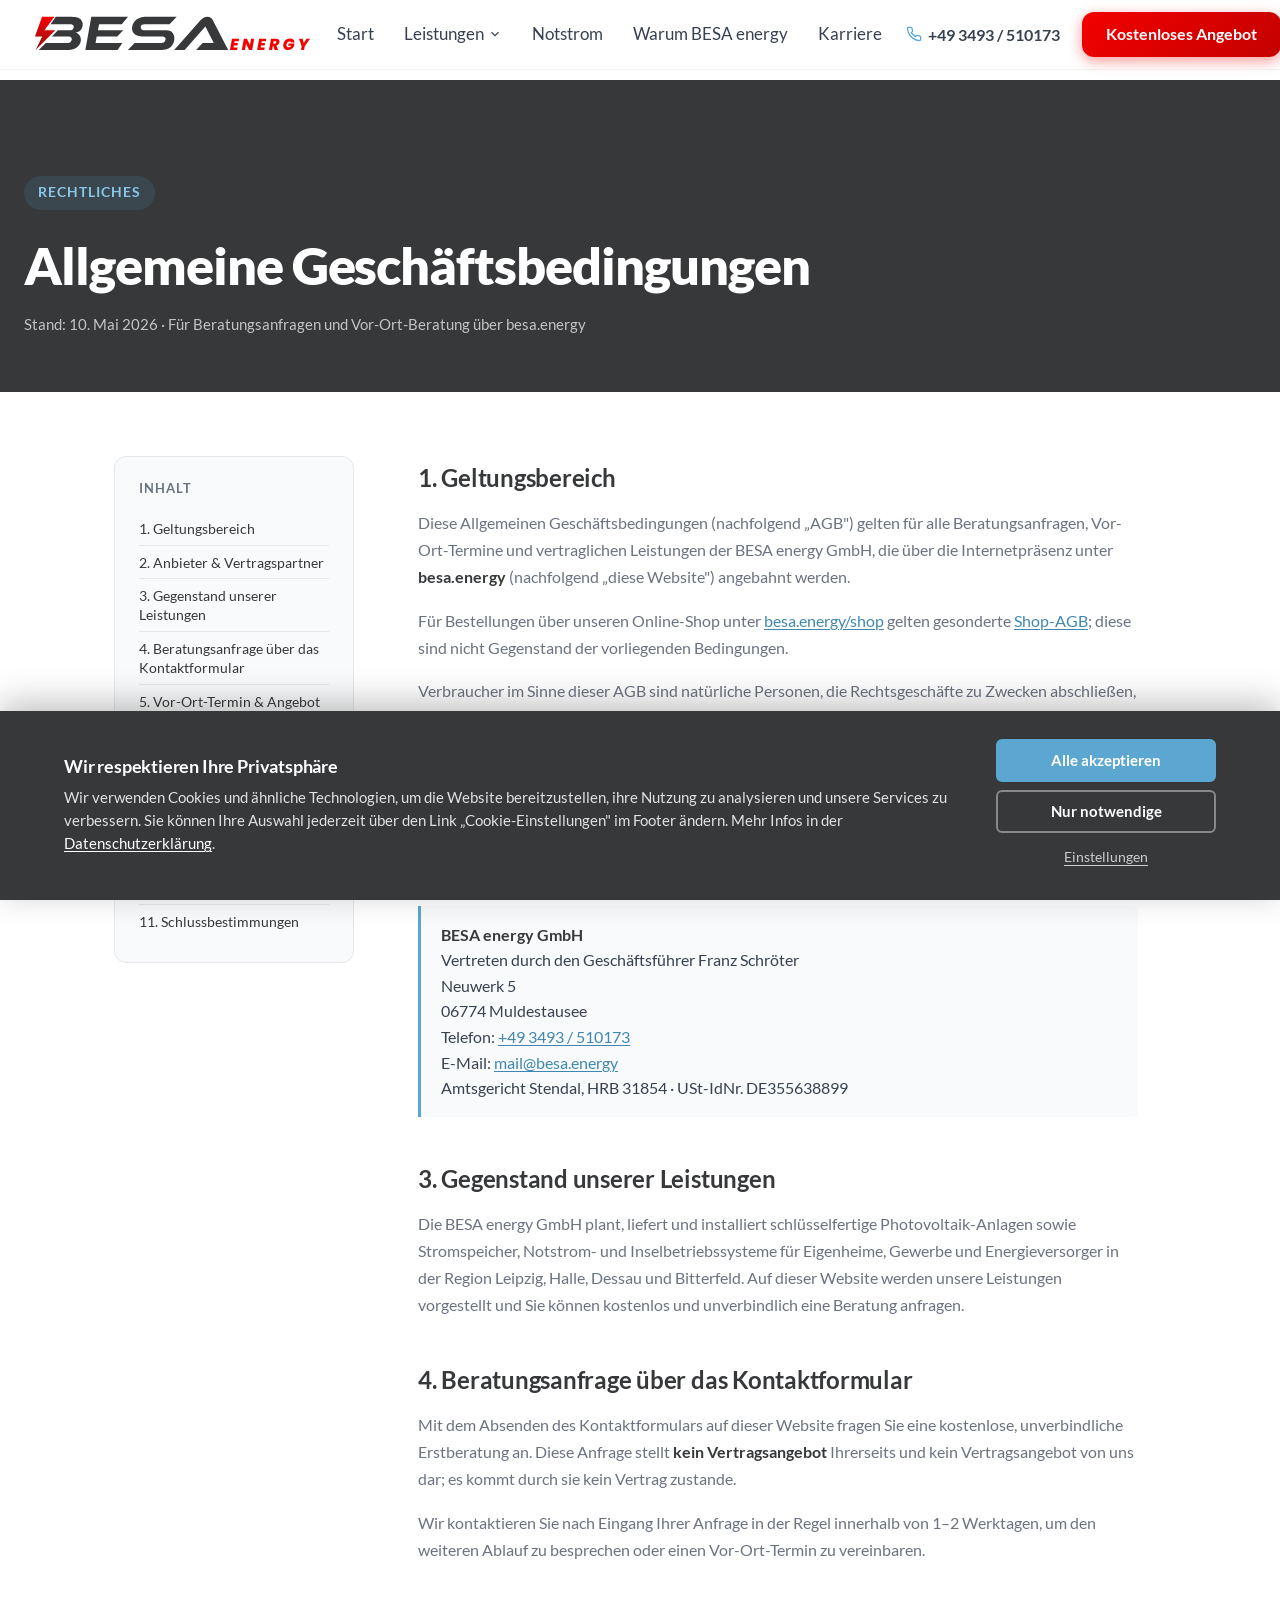
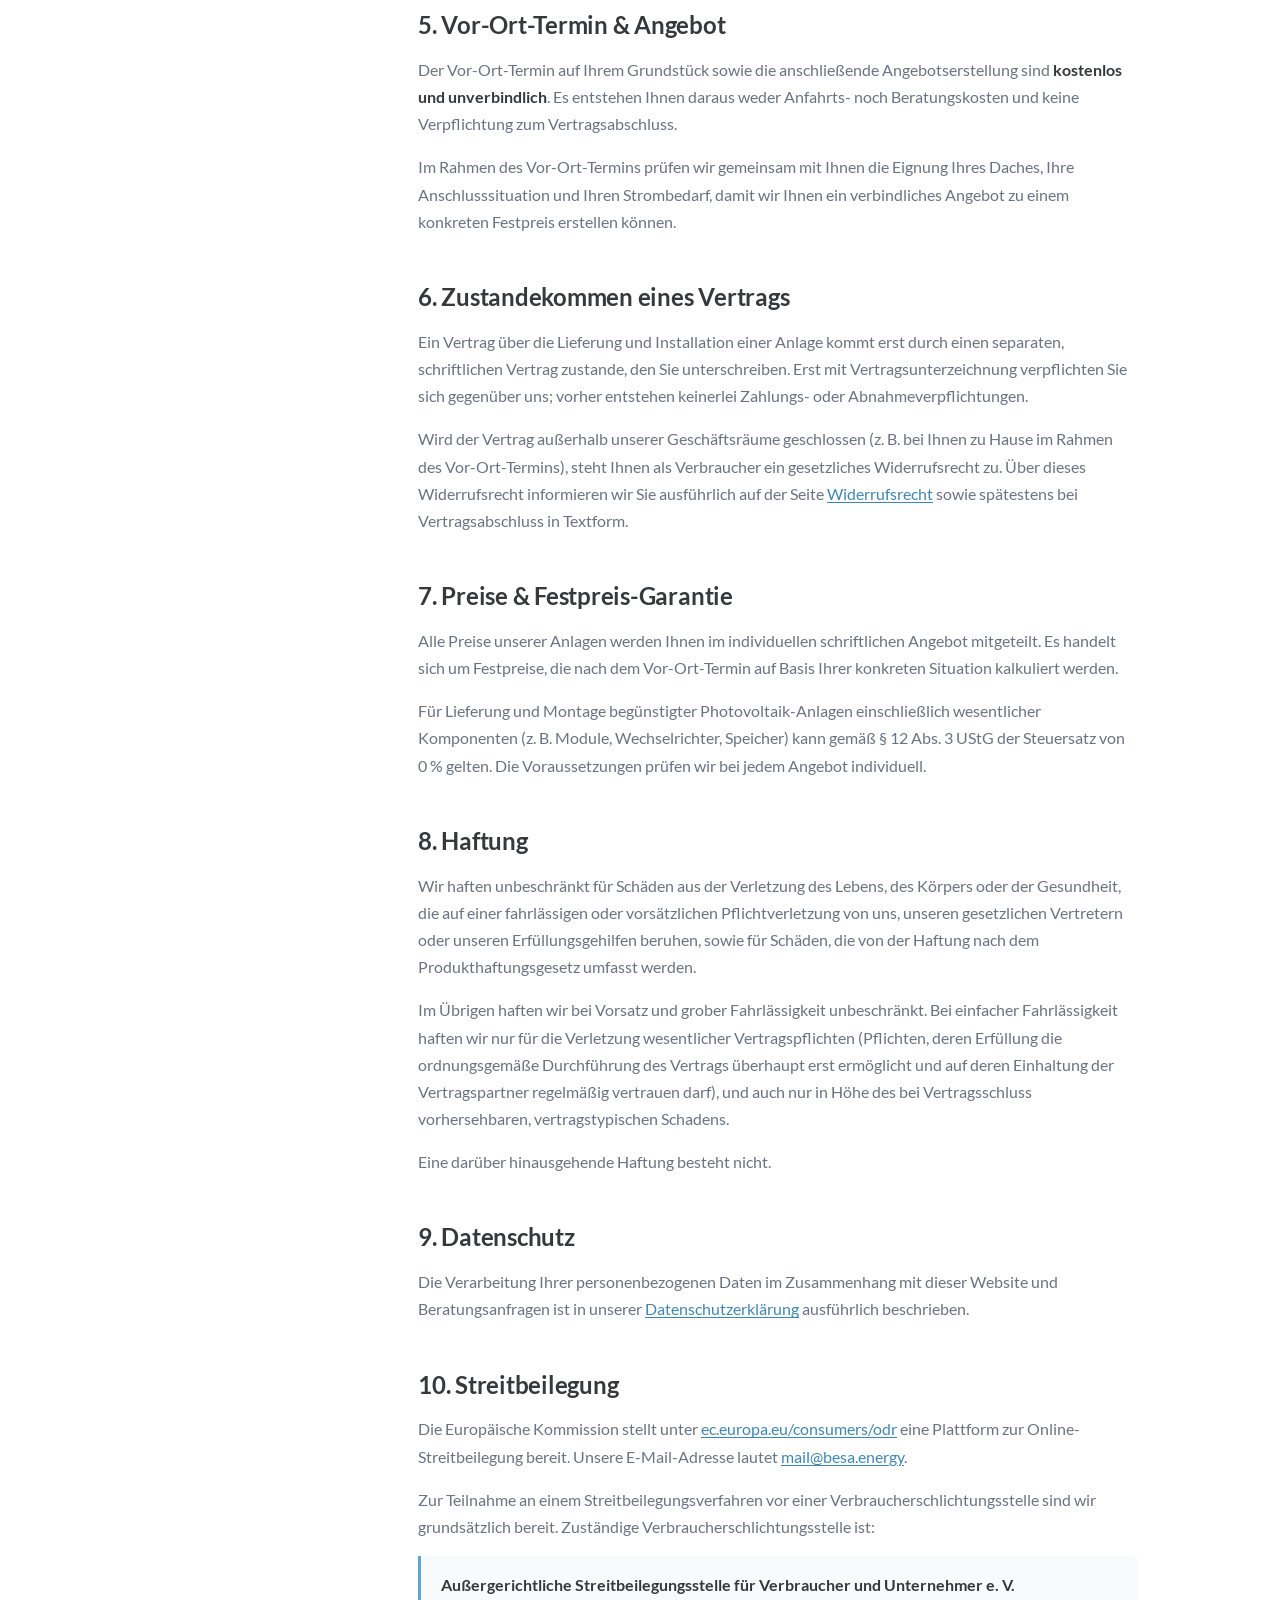
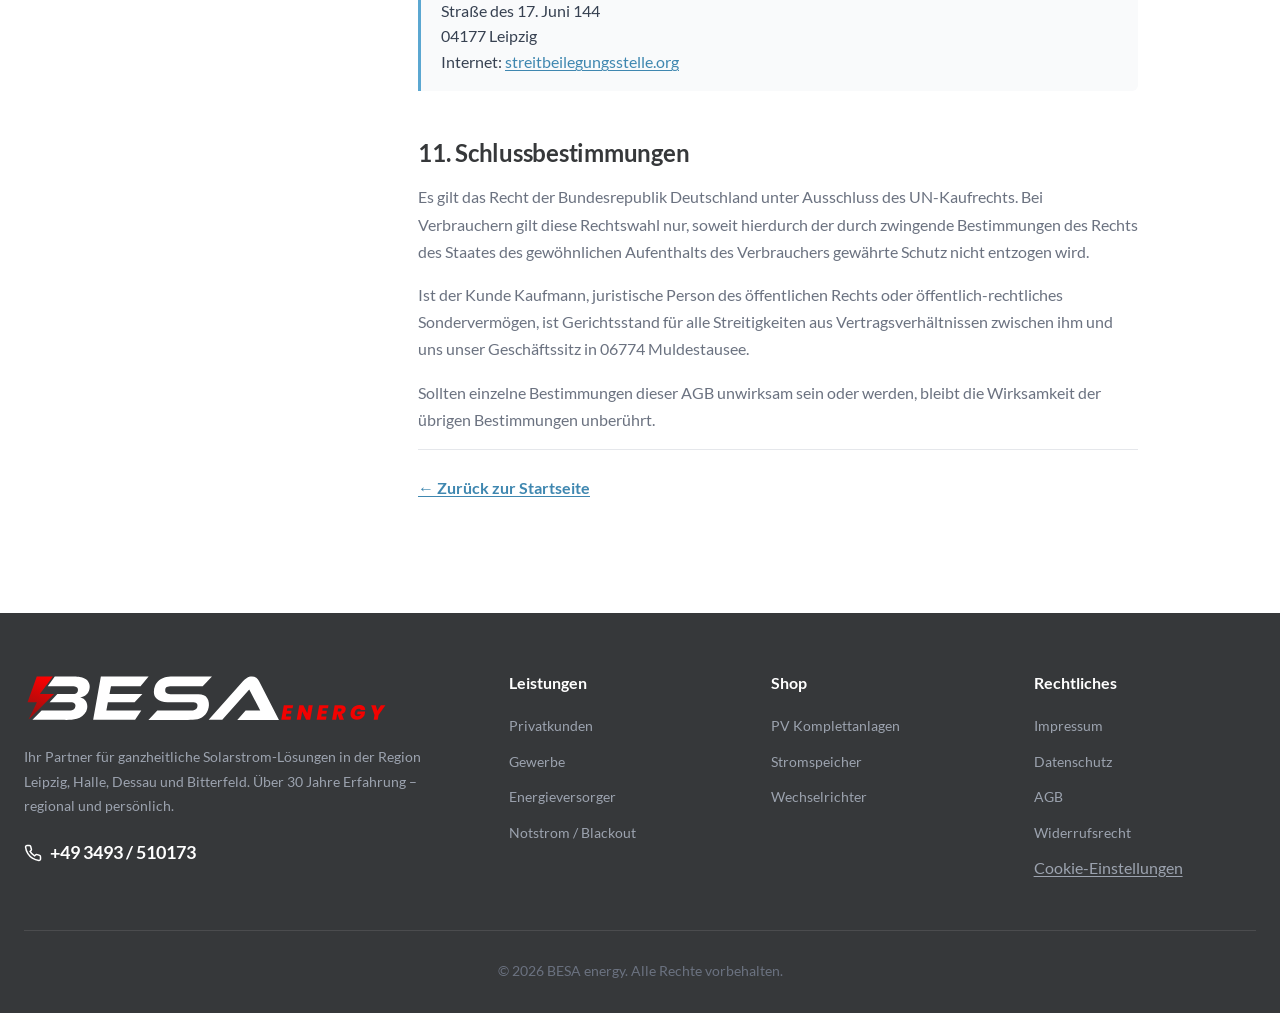
<file: agb.html>
<!DOCTYPE html>
<html lang="de">

<head>
    <meta charset="UTF-8">
    <meta name="viewport" content="width=device-width, initial-scale=1.0">
    <meta name="description" content="Allgemeine Geschäftsbedingungen der BESA energy GmbH für Beratungsanfragen und Vor-Ort-Beratung.">
    <meta name="robots" content="noindex, follow">
    <title>Allgemeine Geschäftsbedingungen | BESA energy</title>
    <link rel="icon" type="image/svg+xml" href="media/favicon.svg">
    <link rel="alternate icon" type="image/png" href="media/favicon-32.png">
    <link rel="apple-touch-icon" href="media/favicon-180.png">
    <link rel="canonical" href="https://besa.energy/agb.html">

    <link rel="preload" href="css/fonts/lato-400.woff2" as="font" type="font/woff2" crossorigin>
    <link rel="preload" href="css/fonts/lato-700.woff2" as="font" type="font/woff2" crossorigin>
    <link rel="stylesheet" href="css/styles.css?v=20260628">
    <link rel="stylesheet" href="css/cookie-banner.css?v=20260628">
    <link rel="stylesheet" href="css/legal.css?v=20260628">
</head>

<body>
    <!-- Header -->
    <header class="header" id="header">
        <div class="container">
            <a href="index.html" class="logo">
                <img src="media/logo.svg" alt="BESA energy" class="logo-img">
            </a>
            <nav class="nav" id="nav">
                <a href="index.html">Start</a>
                <div class="nav-dropdown">
                    <a href="#">Leistungen <svg viewBox="0 0 24 24" fill="none" stroke="currentColor" stroke-width="2">
                            <polyline points="6 9 12 15 18 9"></polyline>
                        </svg></a>
                    <div class="dropdown-menu">
                        <a href="leistungen/privat.html"><svg viewBox="0 0 24 24" fill="none" stroke="currentColor" stroke-width="2">
                                <path d="M3 9l9-7 9 7v11a2 2 0 0 1-2 2H5a2 2 0 0 1-2-2z"></path>
                                <polyline points="9 22 9 12 15 12 15 22"></polyline>
                            </svg> Privatkunden</a>
                        <a href="leistungen/gewerbe.html"><svg viewBox="0 0 24 24" fill="none" stroke="currentColor" stroke-width="2">
                                <rect x="2" y="7" width="20" height="14" rx="2" ry="2"></rect>
                                <path d="M16 21V5a2 2 0 0 0-2-2h-4a2 2 0 0 0-2 2v16"></path>
                            </svg> Gewerbe</a>
                        <a href="leistungen/energieversorger.html"><svg viewBox="0 0 24 24" fill="none" stroke="currentColor" stroke-width="2">
                                <path d="M13 2L3 14h9l-1 8 10-12h-9l1-8z"></path>
                            </svg> Energieversorger</a>
                    </div>
                </div>
                <a href="notstrom.html">Notstrom</a>
                <a href="index.html#warum-besa-3">Warum BESA energy</a>
                <a href="karriere.html">Karriere</a>
            </nav>
            <div class="header-ctas">
                <a href="tel:+493493510173" class="header-phone"><svg viewBox="0 0 24 24" fill="none" stroke="currentColor" stroke-width="2" width="16" height="16">
                        <path d="M22 16.92v3a2 2 0 0 1-2.18 2 19.79 19.79 0 0 1-8.63-3.07 19.5 19.5 0 0 1-6-6 19.79 19.79 0 0 1-3.07-8.67A2 2 0 0 1 4.11 2h3a2 2 0 0 1 2 1.72c.127.96.361 1.903.7 2.81a2 2 0 0 1-.45 2.11L8.09 9.91a16 16 0 0 0 6 6l1.27-1.27a2 2 0 0 1 2.11-.45c.907.339 1.85.573 2.81.7A2 2 0 0 1 22 16.92z"></path>
                    </svg>+49 3493 / 510173</a>
                <a href="index.html#formular" class="btn btn-primary header-cta">Kostenloses Angebot</a>
            </div>
            <button class="mobile-menu-btn" id="mobile-menu-btn" aria-label="Menü"><span></span><span></span><span></span></button>
        </div>
    </header>

    <!-- Page-Header -->
    <section class="legal-hero">
        <div class="container">
            <span class="section-label">Rechtliches</span>
            <h1>Allgemeine Geschäftsbedingungen</h1>
            <p class="legal-hero-meta">Stand: 10. Mai 2026 · Für Beratungsanfragen und Vor-Ort-Beratung über besa.energy</p>
        </div>
    </section>

    <!-- Content -->
    <section class="legal-content">
        <div class="container">

            <nav class="legal-toc" aria-label="Inhalt">
                <h2>Inhalt</h2>
                <ol>
                    <li><a href="#geltung">1. Geltungsbereich</a></li>
                    <li><a href="#anbieter">2. Anbieter &amp; Vertragspartner</a></li>
                    <li><a href="#leistungen">3. Gegenstand unserer Leistungen</a></li>
                    <li><a href="#anfrage">4. Beratungsanfrage über das Kontaktformular</a></li>
                    <li><a href="#termin">5. Vor-Ort-Termin &amp; Angebot</a></li>
                    <li><a href="#vertrag">6. Zustandekommen eines Vertrags</a></li>
                    <li><a href="#preise">7. Preise &amp; Festpreis-Garantie</a></li>
                    <li><a href="#haftung">8. Haftung</a></li>
                    <li><a href="#datenschutz">9. Datenschutz</a></li>
                    <li><a href="#streit">10. Streitbeilegung</a></li>
                    <li><a href="#schluss">11. Schlussbestimmungen</a></li>
                </ol>
            </nav>

            <article class="legal-article">

                <h2 id="geltung">1. Geltungsbereich</h2>
                <p>Diese Allgemeinen Geschäftsbedingungen (nachfolgend „AGB") gelten für alle Beratungsanfragen, Vor-Ort-Termine und vertraglichen Leistungen der BESA energy GmbH, die über die Internetpräsenz unter <strong>besa.energy</strong> (nachfolgend „diese Website") angebahnt werden.</p>
                <p>Für Bestellungen über unseren Online-Shop unter <a href="https://besa.energy/shop" target="_blank" rel="noopener">besa.energy/shop</a> gelten gesonderte <a href="https://besa.energy/shop/AGB" target="_blank" rel="noopener">Shop-AGB</a>; diese sind nicht Gegenstand der vorliegenden Bedingungen.</p>
                <p>Verbraucher im Sinne dieser AGB sind natürliche Personen, die Rechtsgeschäfte zu Zwecken abschließen, die überwiegend weder ihrer gewerblichen noch ihrer selbständigen beruflichen Tätigkeit zugerechnet werden können (§ 13 BGB). Unternehmer sind natürliche oder juristische Personen oder rechtsfähige Personengesellschaften, die in Ausübung ihrer gewerblichen oder selbständigen beruflichen Tätigkeit handeln (§ 14 BGB).</p>

                <h2 id="anbieter">2. Anbieter &amp; Vertragspartner</h2>
                <address class="legal-address">
                    <strong>BESA energy GmbH</strong><br>
                    Vertreten durch den Geschäftsführer Franz Schröter<br>
                    Neuwerk 5<br>
                    06774 Muldestausee<br>
                    Telefon: <a href="tel:+493493510173">+49 3493 / 510173</a><br>
                    E-Mail: <a href="mailto:mail@besa.energy">mail@besa.energy</a><br>
                    Amtsgericht Stendal, HRB 31854 · USt-IdNr. DE355638899
                </address>

                <h2 id="leistungen">3. Gegenstand unserer Leistungen</h2>
                <p>Die BESA energy GmbH plant, liefert und installiert schlüsselfertige Photovoltaik-Anlagen sowie Stromspeicher, Notstrom- und Inselbetriebssysteme für Eigenheime, Gewerbe und Energieversorger in der Region Leipzig, Halle, Dessau und Bitterfeld. Auf dieser Website werden unsere Leistungen vorgestellt und Sie können kostenlos und unverbindlich eine Beratung anfragen.</p>

                <h2 id="anfrage">4. Beratungsanfrage über das Kontaktformular</h2>
                <p>Mit dem Absenden des Kontaktformulars auf dieser Website fragen Sie eine kostenlose, unverbindliche Erstberatung an. Diese Anfrage stellt <strong>kein Vertragsangebot</strong> Ihrerseits und kein Vertragsangebot von uns dar; es kommt durch sie kein Vertrag zustande.</p>
                <p>Wir kontaktieren Sie nach Eingang Ihrer Anfrage in der Regel innerhalb von 1–2 Werktagen, um den weiteren Ablauf zu besprechen oder einen Vor-Ort-Termin zu vereinbaren.</p>

                <h2 id="termin">5. Vor-Ort-Termin &amp; Angebot</h2>
                <p>Der Vor-Ort-Termin auf Ihrem Grundstück sowie die anschließende Angebotserstellung sind <strong>kostenlos und unverbindlich</strong>. Es entstehen Ihnen daraus weder Anfahrts- noch Beratungskosten und keine Verpflichtung zum Vertragsabschluss.</p>
                <p>Im Rahmen des Vor-Ort-Termins prüfen wir gemeinsam mit Ihnen die Eignung Ihres Daches, Ihre Anschlusssituation und Ihren Strombedarf, damit wir Ihnen ein verbindliches Angebot zu einem konkreten Festpreis erstellen können.</p>

                <h2 id="vertrag">6. Zustandekommen eines Vertrags</h2>
                <p>Ein Vertrag über die Lieferung und Installation einer Anlage kommt erst durch einen separaten, schriftlichen Vertrag zustande, den Sie unterschreiben. Erst mit Vertragsunterzeichnung verpflichten Sie sich gegenüber uns; vorher entstehen keinerlei Zahlungs- oder Abnahmeverpflichtungen.</p>
                <p>Wird der Vertrag außerhalb unserer Geschäftsräume geschlossen (z.&nbsp;B. bei Ihnen zu Hause im Rahmen des Vor-Ort-Termins), steht Ihnen als Verbraucher ein gesetzliches Widerrufsrecht zu. Über dieses Widerrufsrecht informieren wir Sie ausführlich auf der Seite <a href="widerruf.html">Widerrufsrecht</a> sowie spätestens bei Vertragsabschluss in Textform.</p>

                <h2 id="preise">7. Preise &amp; Festpreis-Garantie</h2>
                <p>Alle Preise unserer Anlagen werden Ihnen im individuellen schriftlichen Angebot mitgeteilt. Es handelt sich um Festpreise, die nach dem Vor-Ort-Termin auf Basis Ihrer konkreten Situation kalkuliert werden.</p>
                <p>Für Lieferung und Montage begünstigter Photovoltaik-Anlagen einschließlich wesentlicher Komponenten (z.&nbsp;B. Module, Wechselrichter, Speicher) kann gemäß § 12 Abs. 3 UStG der Steuersatz von 0&nbsp;% gelten. Die Voraussetzungen prüfen wir bei jedem Angebot individuell.</p>

                <h2 id="haftung">8. Haftung</h2>
                <p>Wir haften unbeschränkt für Schäden aus der Verletzung des Lebens, des Körpers oder der Gesundheit, die auf einer fahrlässigen oder vorsätzlichen Pflichtverletzung von uns, unseren gesetzlichen Vertretern oder unseren Erfüllungsgehilfen beruhen, sowie für Schäden, die von der Haftung nach dem Produkthaftungsgesetz umfasst werden.</p>
                <p>Im Übrigen haften wir bei Vorsatz und grober Fahrlässigkeit unbeschränkt. Bei einfacher Fahrlässigkeit haften wir nur für die Verletzung wesentlicher Vertragspflichten (Pflichten, deren Erfüllung die ordnungsgemäße Durchführung des Vertrags überhaupt erst ermöglicht und auf deren Einhaltung der Vertragspartner regelmäßig vertrauen darf), und auch nur in Höhe des bei Vertragsschluss vorhersehbaren, vertragstypischen Schadens.</p>
                <p>Eine darüber hinausgehende Haftung besteht nicht.</p>

                <h2 id="datenschutz">9. Datenschutz</h2>
                <p>Die Verarbeitung Ihrer personenbezogenen Daten im Zusammenhang mit dieser Website und Beratungsanfragen ist in unserer <a href="datenschutz.html">Datenschutzerklärung</a> ausführlich beschrieben.</p>

                <h2 id="streit">10. Streitbeilegung</h2>
                <p>Die Europäische Kommission stellt unter <a href="https://ec.europa.eu/consumers/odr/" target="_blank" rel="noopener">ec.europa.eu/consumers/odr</a> eine Plattform zur Online-Streitbeilegung bereit. Unsere E-Mail-Adresse lautet <a href="mailto:mail@besa.energy">mail@besa.energy</a>.</p>
                <p>Zur Teilnahme an einem Streitbeilegungsverfahren vor einer Verbraucherschlichtungsstelle sind wir grundsätzlich bereit. Zuständige Verbraucherschlichtungsstelle ist:</p>
                <address class="legal-address">
                    <strong>Außergerichtliche Streitbeilegungsstelle für Verbraucher und Unternehmer e.&nbsp;V.</strong><br>
                    Straße des 17. Juni 144<br>
                    04177 Leipzig<br>
                    Internet: <a href="https://www.streitbeilegungsstelle.org" target="_blank" rel="noopener">streitbeilegungsstelle.org</a>
                </address>

                <h2 id="schluss">11. Schlussbestimmungen</h2>
                <p>Es gilt das Recht der Bundesrepublik Deutschland unter Ausschluss des UN-Kaufrechts. Bei Verbrauchern gilt diese Rechtswahl nur, soweit hierdurch der durch zwingende Bestimmungen des Rechts des Staates des gewöhnlichen Aufenthalts des Verbrauchers gewährte Schutz nicht entzogen wird.</p>
                <p>Ist der Kunde Kaufmann, juristische Person des öffentlichen Rechts oder öffentlich-rechtliches Sondervermögen, ist Gerichtsstand für alle Streitigkeiten aus Vertragsverhältnissen zwischen ihm und uns unser Geschäftssitz in 06774 Muldestausee.</p>
                <p>Sollten einzelne Bestimmungen dieser AGB unwirksam sein oder werden, bleibt die Wirksamkeit der übrigen Bestimmungen unberührt.</p>

                <p class="legal-back"><a href="index.html">← Zurück zur Startseite</a></p>

            </article>
        </div>
    </section>

    <!-- Footer -->
    <footer class="footer">
        <div class="container">
            <div class="footer-grid">
                <div class="footer-brand">
                    <a href="index.html" class="logo"><img src="media/logo-white.svg" alt="BESA energy" loading="lazy" class="logo-img logo-white"></a>
                    <p>Ihr Partner für ganzheitliche Solarstrom-Lösungen in der Region Leipzig, Halle, Dessau und Bitterfeld. Über 30 Jahre Erfahrung – regional und persönlich.</p>
                    <div class="footer-contact"><a href="tel:+493493510173" class="footer-phone"><svg viewBox="0 0 24 24" fill="none" stroke="currentColor" stroke-width="2" width="18" height="18">
                                <path d="M22 16.92v3a2 2 0 0 1-2.18 2 19.79 19.79 0 0 1-8.63-3.07 19.5 19.5 0 0 1-6-6 19.79 19.79 0 0 1-3.07-8.67A2 2 0 0 1 4.11 2h3a2 2 0 0 1 2 1.72c.127.96.361 1.903.7 2.81a2 2 0 0 1-.45 2.11L8.09 9.91a16 16 0 0 0 6 6l1.27-1.27a2 2 0 0 1 2.11-.45c.907.339 1.85.573 2.81.7A2 2 0 0 1 22 16.92z"></path>
                            </svg>+49 3493 / 510173</a></div>
                </div>
                <div class="footer-links">
                    <h4>Leistungen</h4>
                    <ul>
                        <li><a href="leistungen/privat.html">Privatkunden</a></li>
                        <li><a href="leistungen/gewerbe.html">Gewerbe</a></li>
                        <li><a href="leistungen/energieversorger.html">Energieversorger</a></li>
                        <li><a href="notstrom.html">Notstrom / Blackout</a></li>
                    </ul>
                </div>
                <div class="footer-links">
                    <h4>Shop</h4>
                    <ul>
                        <li><a href="https://besa.energy/shop/photovoltaikanlage-mit-speicher-komplettpaket">PV Komplettanlagen</a></li>
                        <li><a href="https://besa.energy/shop/Batteriespeicher">Stromspeicher</a></li>
                        <li><a href="https://besa.energy/shop/wechselrichter">Wechselrichter</a></li>
                    </ul>
                </div>
                <div class="footer-links">
                    <h4>Rechtliches</h4>
                    <ul>
                        <li><a href="impressum.html">Impressum</a></li>
                        <li><a href="datenschutz.html">Datenschutz</a></li>
                        <li><a href="agb.html">AGB</a></li>
                        <li><a href="widerruf.html">Widerrufsrecht</a></li>
                        <li><button type="button" class="cookie-settings-link" data-cookie-settings>Cookie-Einstellungen</button></li>
                    </ul>
                </div>
            </div>
            <div class="footer-bottom">
                <p>&copy; 2026 BESA energy. Alle Rechte vorbehalten.</p>
            </div>
        </div>
    </footer>

    <script src="js/cookie-consent.js?v=20260628"></script>
</body>

</html>
</file>
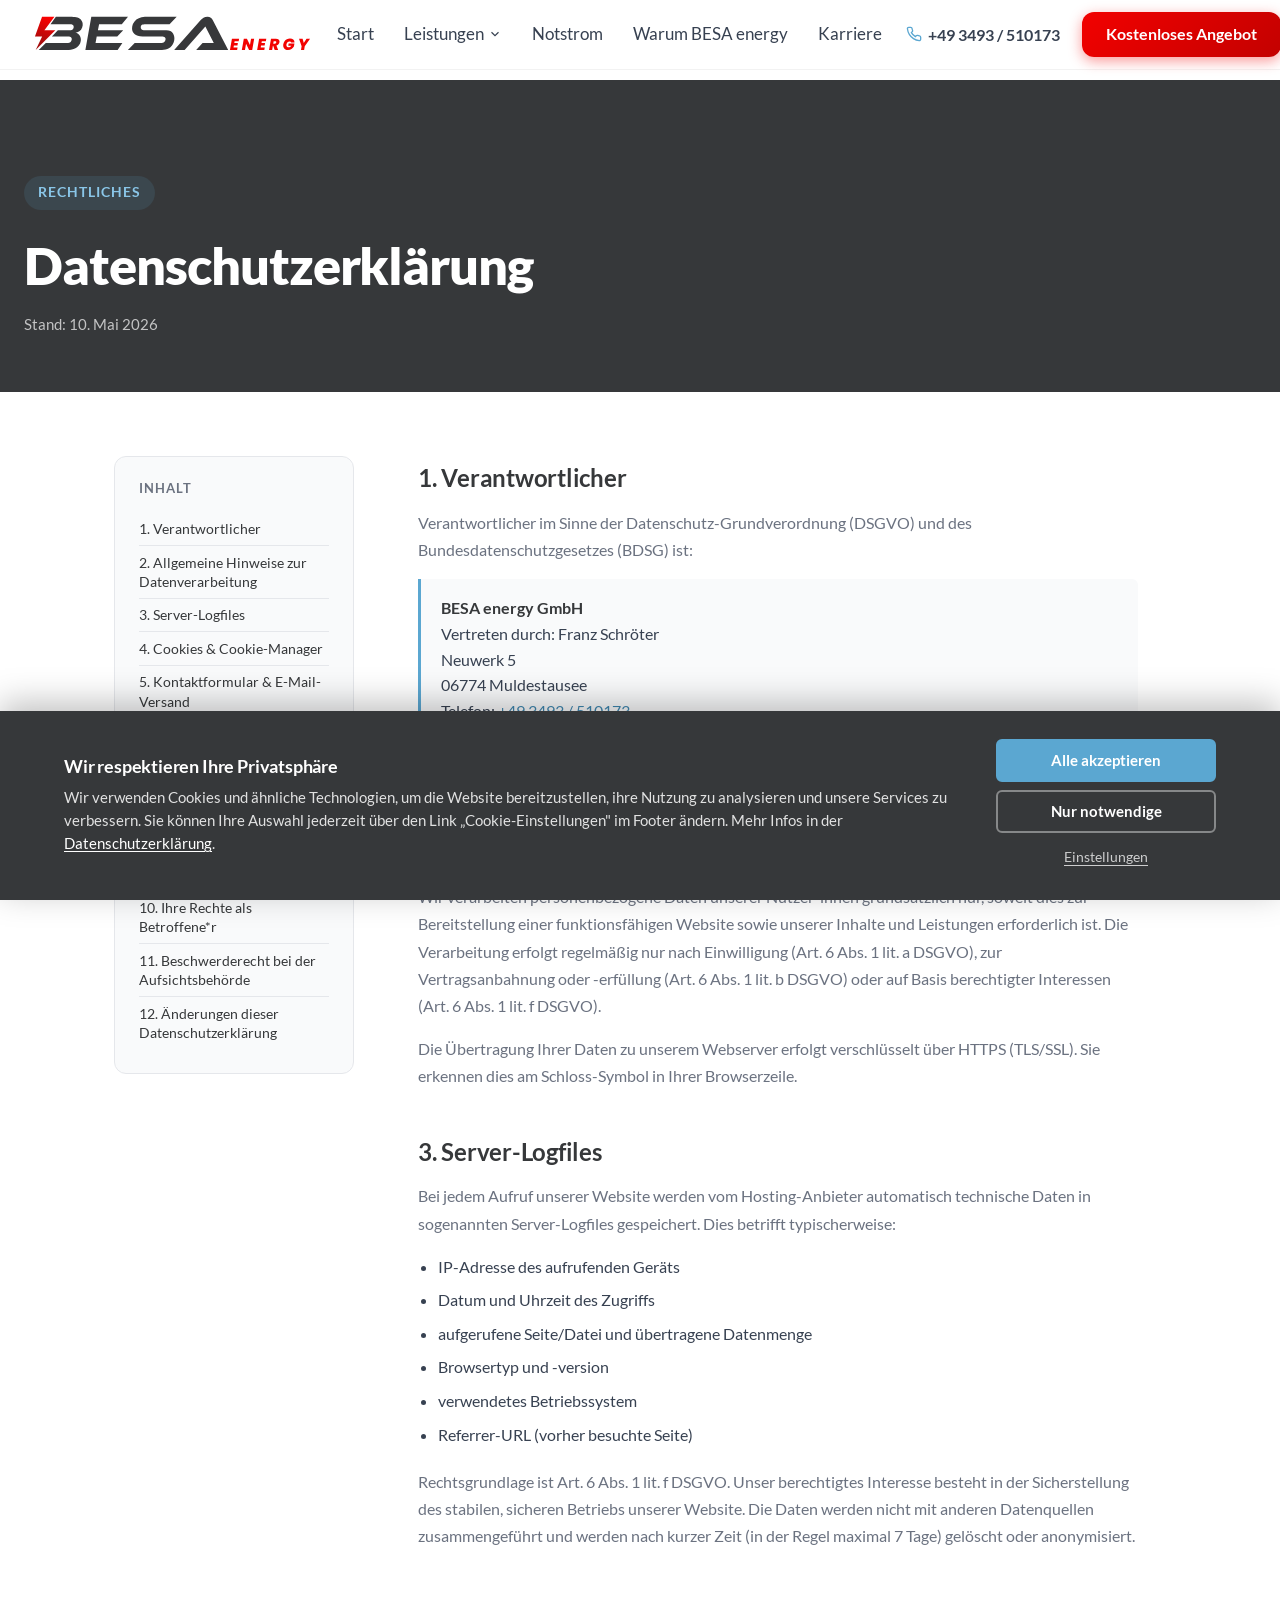
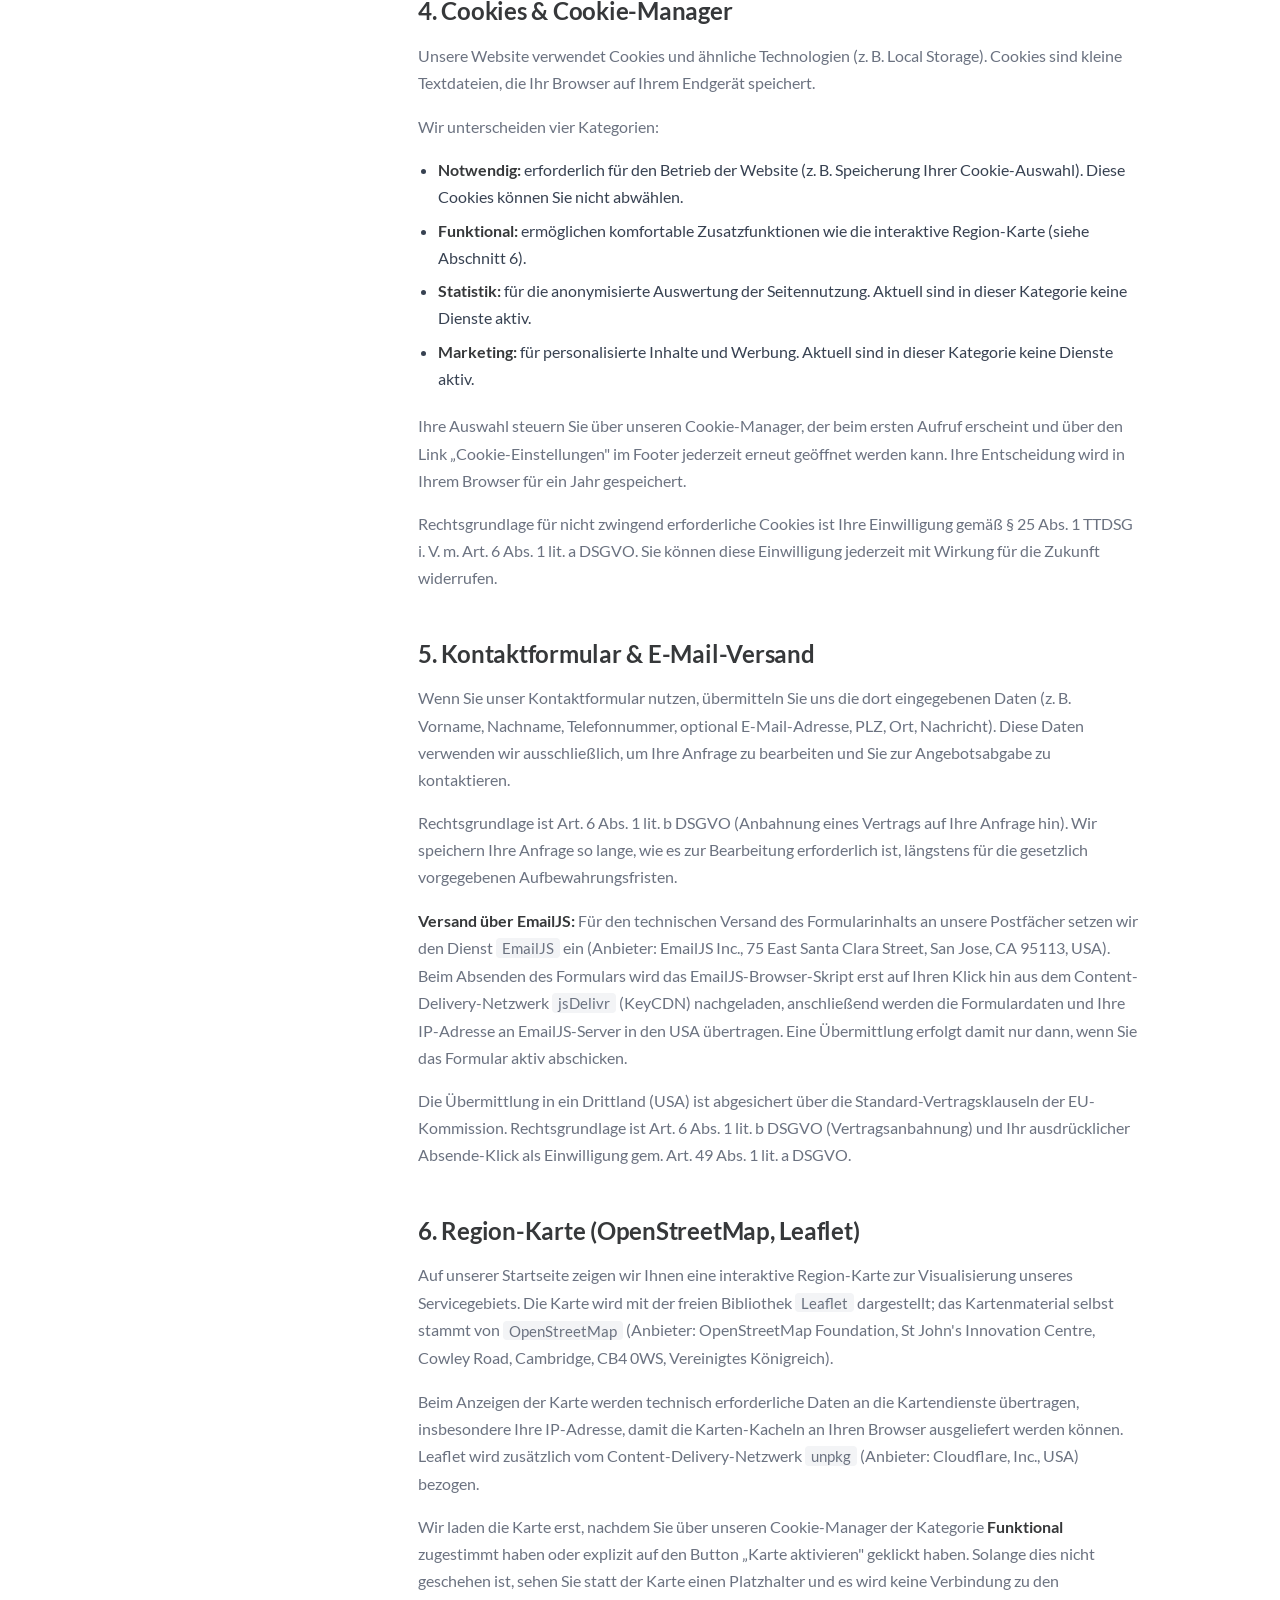
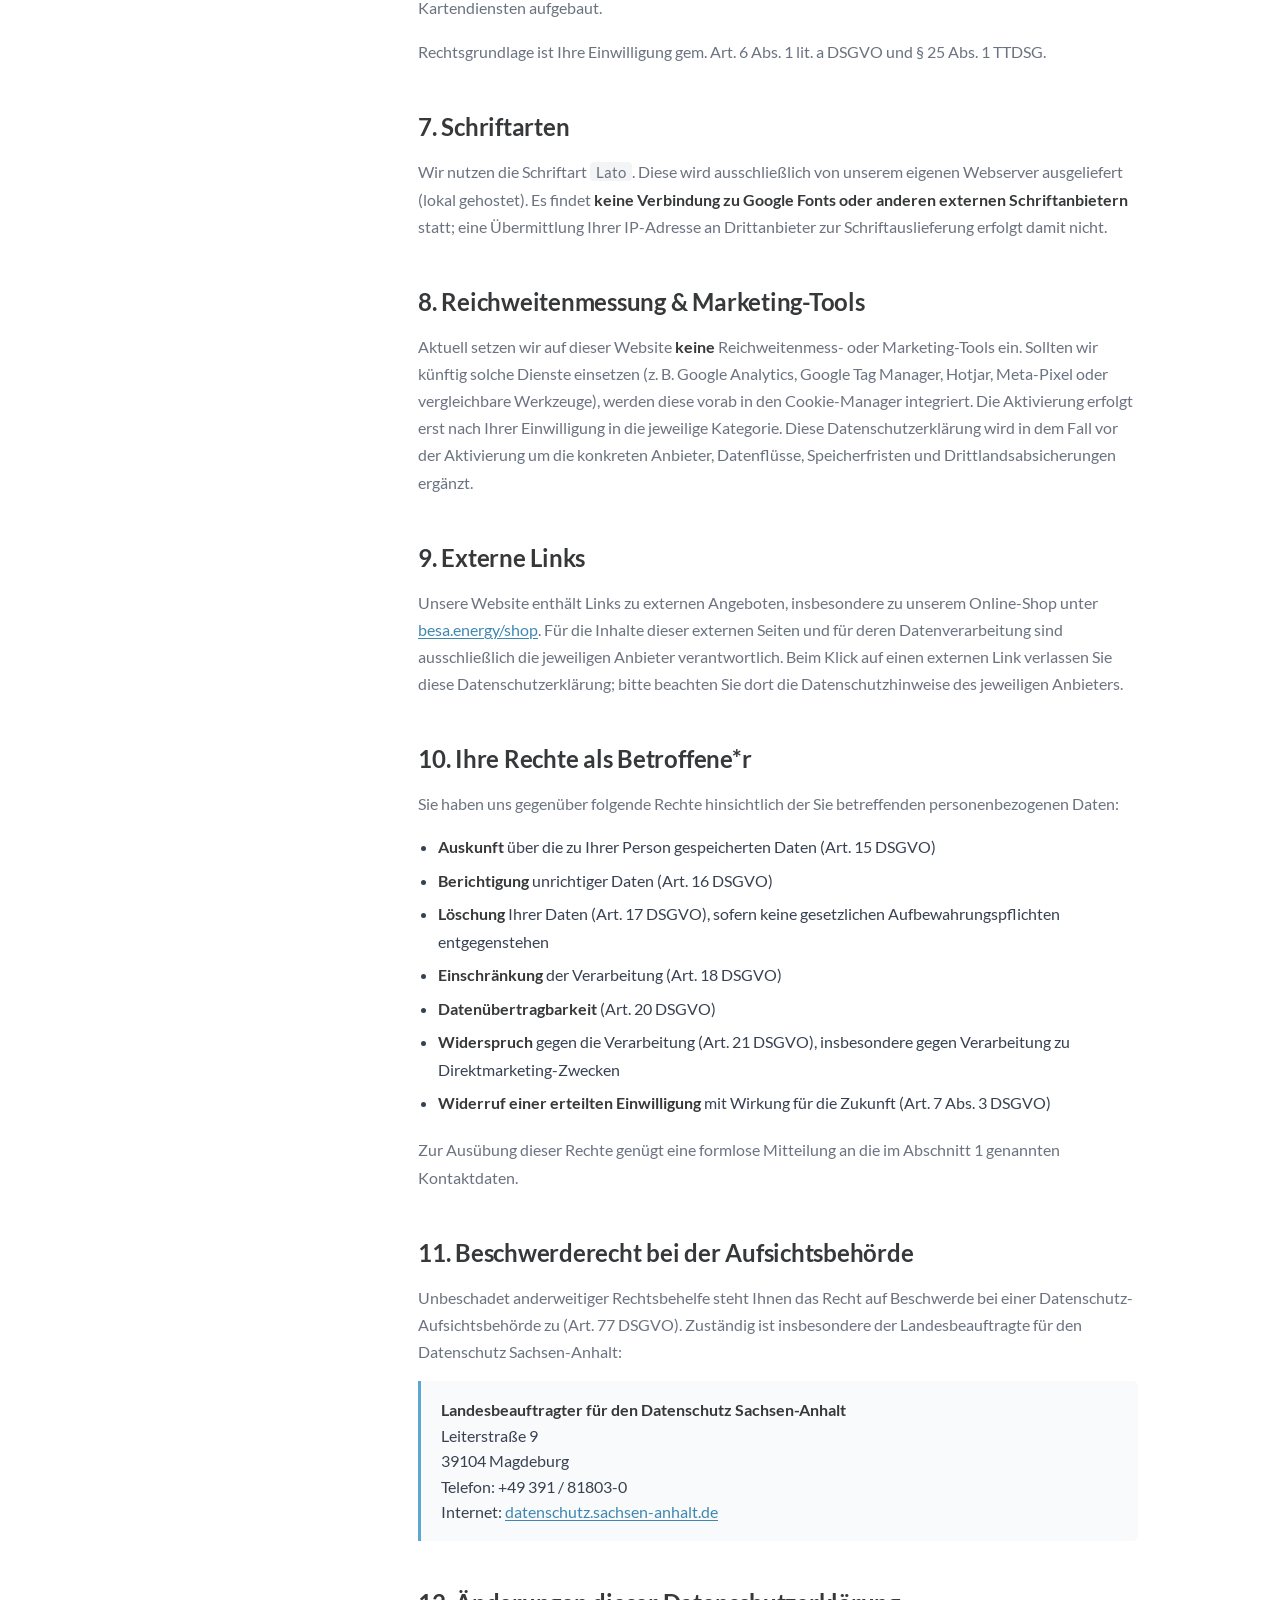
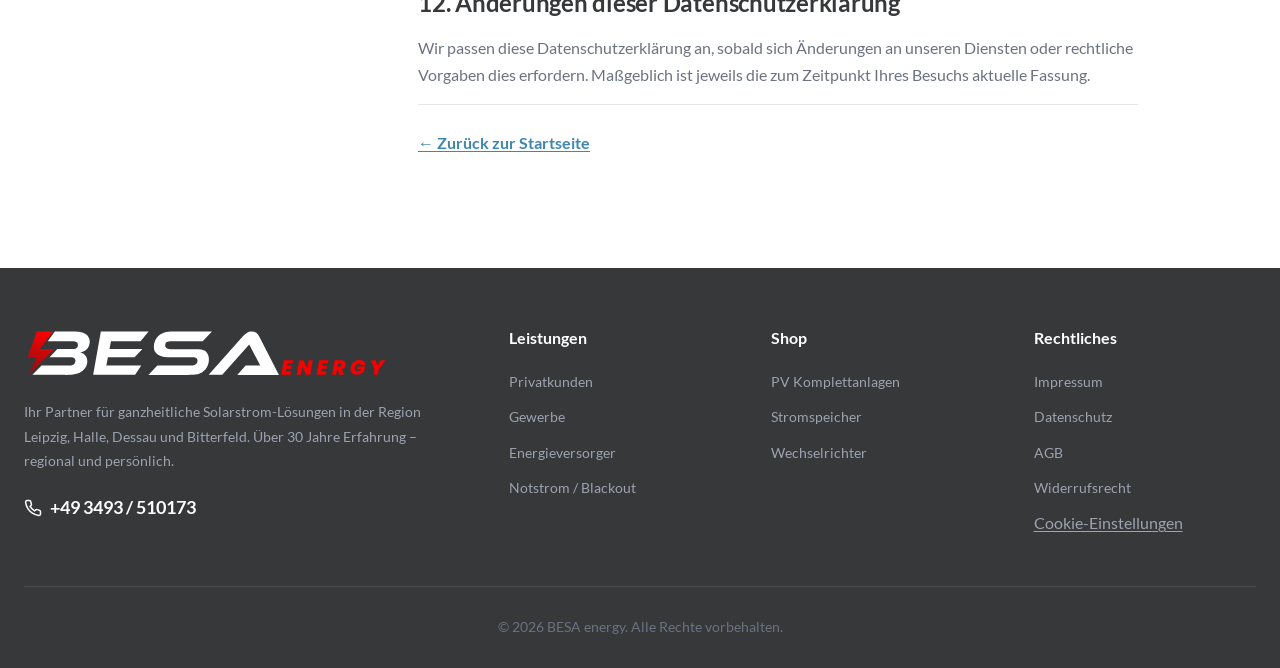
<file: datenschutz.html>
<!DOCTYPE html>
<html lang="de">

<head>
    <meta charset="UTF-8">
    <meta name="viewport" content="width=device-width, initial-scale=1.0">
    <meta name="description" content="Datenschutzerklärung der BESA energy GmbH – Informationen zur Verarbeitung personenbezogener Daten auf besa.energy.">
    <meta name="robots" content="noindex, follow">
    <title>Datenschutzerklärung | BESA energy</title>
    <link rel="icon" type="image/svg+xml" href="media/favicon.svg">
    <link rel="alternate icon" type="image/png" href="media/favicon-32.png">
    <link rel="apple-touch-icon" href="media/favicon-180.png">
    <link rel="canonical" href="https://besa.energy/datenschutz.html">

    <link rel="preload" href="css/fonts/lato-400.woff2" as="font" type="font/woff2" crossorigin>
    <link rel="preload" href="css/fonts/lato-700.woff2" as="font" type="font/woff2" crossorigin>
    <link rel="stylesheet" href="css/styles.css?v=20260628">
    <link rel="stylesheet" href="css/cookie-banner.css?v=20260628">
    <link rel="stylesheet" href="css/legal.css?v=20260628">
</head>

<body>
    <!-- Header -->
    <header class="header" id="header">
        <div class="container">
            <a href="index.html" class="logo">
                <img src="media/logo.svg" alt="BESA energy" class="logo-img">
            </a>
            <nav class="nav" id="nav">
                <a href="index.html">Start</a>
                <div class="nav-dropdown">
                    <a href="#">Leistungen <svg viewBox="0 0 24 24" fill="none" stroke="currentColor" stroke-width="2">
                            <polyline points="6 9 12 15 18 9"></polyline>
                        </svg></a>
                    <div class="dropdown-menu">
                        <a href="leistungen/privat.html"><svg viewBox="0 0 24 24" fill="none" stroke="currentColor" stroke-width="2">
                                <path d="M3 9l9-7 9 7v11a2 2 0 0 1-2 2H5a2 2 0 0 1-2-2z"></path>
                                <polyline points="9 22 9 12 15 12 15 22"></polyline>
                            </svg> Privatkunden</a>
                        <a href="leistungen/gewerbe.html"><svg viewBox="0 0 24 24" fill="none" stroke="currentColor" stroke-width="2">
                                <rect x="2" y="7" width="20" height="14" rx="2" ry="2"></rect>
                                <path d="M16 21V5a2 2 0 0 0-2-2h-4a2 2 0 0 0-2 2v16"></path>
                            </svg> Gewerbe</a>
                        <a href="leistungen/energieversorger.html"><svg viewBox="0 0 24 24" fill="none" stroke="currentColor" stroke-width="2">
                                <path d="M13 2L3 14h9l-1 8 10-12h-9l1-8z"></path>
                            </svg> Energieversorger</a>
                    </div>
                </div>
                <a href="notstrom.html">Notstrom</a>
                <a href="index.html#warum-besa-3">Warum BESA energy</a>
                <a href="karriere.html">Karriere</a>
            </nav>
            <div class="header-ctas">
                <a href="tel:+493493510173" class="header-phone"><svg viewBox="0 0 24 24" fill="none" stroke="currentColor" stroke-width="2" width="16" height="16">
                        <path d="M22 16.92v3a2 2 0 0 1-2.18 2 19.79 19.79 0 0 1-8.63-3.07 19.5 19.5 0 0 1-6-6 19.79 19.79 0 0 1-3.07-8.67A2 2 0 0 1 4.11 2h3a2 2 0 0 1 2 1.72c.127.96.361 1.903.7 2.81a2 2 0 0 1-.45 2.11L8.09 9.91a16 16 0 0 0 6 6l1.27-1.27a2 2 0 0 1 2.11-.45c.907.339 1.85.573 2.81.7A2 2 0 0 1 22 16.92z"></path>
                    </svg>+49 3493 / 510173</a>
                <a href="index.html#formular" class="btn btn-primary header-cta">Kostenloses Angebot</a>
            </div>
            <button class="mobile-menu-btn" id="mobile-menu-btn" aria-label="Menü"><span></span><span></span><span></span></button>
        </div>
    </header>

    <!-- Page-Header -->
    <section class="legal-hero">
        <div class="container">
            <span class="section-label">Rechtliches</span>
            <h1>Datenschutzerklärung</h1>
            <p class="legal-hero-meta">Stand: 10. Mai 2026</p>
        </div>
    </section>

    <!-- Content -->
    <section class="legal-content">
        <div class="container">

            <!-- Inhaltsverzeichnis -->
            <nav class="legal-toc" aria-label="Inhalt">
                <h2>Inhalt</h2>
                <ol>
                    <li><a href="#v">1. Verantwortlicher</a></li>
                    <li><a href="#allg">2. Allgemeine Hinweise zur Datenverarbeitung</a></li>
                    <li><a href="#logs">3. Server-Logfiles</a></li>
                    <li><a href="#cookies">4. Cookies &amp; Cookie-Manager</a></li>
                    <li><a href="#formular">5. Kontaktformular &amp; E-Mail-Versand</a></li>
                    <li><a href="#karte">6. Region-Karte (OpenStreetMap, Leaflet)</a></li>
                    <li><a href="#fonts">7. Schriftarten</a></li>
                    <li><a href="#analyse">8. Reichweitenmessung &amp; Marketing-Tools</a></li>
                    <li><a href="#externe">9. Externe Links</a></li>
                    <li><a href="#rechte">10. Ihre Rechte als Betroffene*r</a></li>
                    <li><a href="#beschwerde">11. Beschwerderecht bei der Aufsichtsbehörde</a></li>
                    <li><a href="#aenderung">12. Änderungen dieser Datenschutzerklärung</a></li>
                </ol>
            </nav>

            <article class="legal-article">

                <h2 id="v">1. Verantwortlicher</h2>
                <p>Verantwortlicher im Sinne der Datenschutz-Grundverordnung (DSGVO) und des Bundesdatenschutzgesetzes (BDSG) ist:</p>
                <address class="legal-address">
                    <strong>BESA energy GmbH</strong><br>
                    Vertreten durch: Franz Schröter<br>
                    Neuwerk 5<br>
                    06774 Muldestausee<br>
                    Telefon: <a href="tel:+493493510173">+49 3493 / 510173</a><br>
                    Telefax: +49 3493 / 510174<br>
                    E-Mail: <a href="mailto:mail@besa.energy">mail@besa.energy</a>
                </address>

                <h2 id="allg">2. Allgemeine Hinweise zur Datenverarbeitung</h2>
                <p>Wir verarbeiten personenbezogene Daten unserer Nutzer*innen grundsätzlich nur, soweit dies zur Bereitstellung einer funktionsfähigen Website sowie unserer Inhalte und Leistungen erforderlich ist. Die Verarbeitung erfolgt regelmäßig nur nach Einwilligung (Art. 6 Abs. 1 lit. a DSGVO), zur Vertragsanbahnung oder -erfüllung (Art. 6 Abs. 1 lit. b DSGVO) oder auf Basis berechtigter Interessen (Art. 6 Abs. 1 lit. f DSGVO).</p>
                <p>Die Übertragung Ihrer Daten zu unserem Webserver erfolgt verschlüsselt über HTTPS (TLS/SSL). Sie erkennen dies am Schloss-Symbol in Ihrer Browserzeile.</p>

                <h2 id="logs">3. Server-Logfiles</h2>
                <p>Bei jedem Aufruf unserer Website werden vom Hosting-Anbieter automatisch technische Daten in sogenannten Server-Logfiles gespeichert. Dies betrifft typischerweise:</p>
                <ul>
                    <li>IP-Adresse des aufrufenden Geräts</li>
                    <li>Datum und Uhrzeit des Zugriffs</li>
                    <li>aufgerufene Seite/Datei und übertragene Datenmenge</li>
                    <li>Browsertyp und -version</li>
                    <li>verwendetes Betriebssystem</li>
                    <li>Referrer-URL (vorher besuchte Seite)</li>
                </ul>
                <p>Rechtsgrundlage ist Art. 6 Abs. 1 lit. f DSGVO. Unser berechtigtes Interesse besteht in der Sicherstellung des stabilen, sicheren Betriebs unserer Website. Die Daten werden nicht mit anderen Datenquellen zusammengeführt und werden nach kurzer Zeit (in der Regel maximal 7 Tage) gelöscht oder anonymisiert.</p>

                <h2 id="cookies">4. Cookies &amp; Cookie-Manager</h2>
                <p>Unsere Website verwendet Cookies und ähnliche Technologien (z.&nbsp;B. Local Storage). Cookies sind kleine Textdateien, die Ihr Browser auf Ihrem Endgerät speichert.</p>
                <p>Wir unterscheiden vier Kategorien:</p>
                <ul>
                    <li><strong>Notwendig:</strong> erforderlich für den Betrieb der Website (z.&nbsp;B. Speicherung Ihrer Cookie-Auswahl). Diese Cookies können Sie nicht abwählen.</li>
                    <li><strong>Funktional:</strong> ermöglichen komfortable Zusatzfunktionen wie die interaktive Region-Karte (siehe Abschnitt 6).</li>
                    <li><strong>Statistik:</strong> für die anonymisierte Auswertung der Seitennutzung. Aktuell sind in dieser Kategorie keine Dienste aktiv.</li>
                    <li><strong>Marketing:</strong> für personalisierte Inhalte und Werbung. Aktuell sind in dieser Kategorie keine Dienste aktiv.</li>
                </ul>
                <p>Ihre Auswahl steuern Sie über unseren Cookie-Manager, der beim ersten Aufruf erscheint und über den Link „Cookie-Einstellungen" im Footer jederzeit erneut geöffnet werden kann. Ihre Entscheidung wird in Ihrem Browser für ein Jahr gespeichert.</p>
                <p>Rechtsgrundlage für nicht zwingend erforderliche Cookies ist Ihre Einwilligung gemäß § 25 Abs. 1 TTDSG i.&nbsp;V.&nbsp;m. Art. 6 Abs. 1 lit. a DSGVO. Sie können diese Einwilligung jederzeit mit Wirkung für die Zukunft widerrufen.</p>

                <h2 id="formular">5. Kontaktformular &amp; E-Mail-Versand</h2>
                <p>Wenn Sie unser Kontaktformular nutzen, übermitteln Sie uns die dort eingegebenen Daten (z.&nbsp;B. Vorname, Nachname, Telefonnummer, optional E-Mail-Adresse, PLZ, Ort, Nachricht). Diese Daten verwenden wir ausschließlich, um Ihre Anfrage zu bearbeiten und Sie zur Angebotsabgabe zu kontaktieren.</p>
                <p>Rechtsgrundlage ist Art. 6 Abs. 1 lit. b DSGVO (Anbahnung eines Vertrags auf Ihre Anfrage hin). Wir speichern Ihre Anfrage so lange, wie es zur Bearbeitung erforderlich ist, längstens für die gesetzlich vorgegebenen Aufbewahrungsfristen.</p>
                <p><strong>Versand über EmailJS:</strong> Für den technischen Versand des Formularinhalts an unsere Postfächer setzen wir den Dienst <em>EmailJS</em> ein (Anbieter: EmailJS Inc., 75 East Santa Clara Street, San Jose, CA 95113, USA). Beim Absenden des Formulars wird das EmailJS-Browser-Skript erst auf Ihren Klick hin aus dem Content-Delivery-Netzwerk <em>jsDelivr</em> (KeyCDN) nachgeladen, anschließend werden die Formulardaten und Ihre IP-Adresse an EmailJS-Server in den USA übertragen. Eine Übermittlung erfolgt damit nur dann, wenn Sie das Formular aktiv abschicken.</p>
                <p>Die Übermittlung in ein Drittland (USA) ist abgesichert über die Standard-Vertragsklauseln der EU-Kommission. Rechtsgrundlage ist Art. 6 Abs. 1 lit. b DSGVO (Vertragsanbahnung) und Ihr ausdrücklicher Absende-Klick als Einwilligung gem. Art. 49 Abs. 1 lit. a DSGVO.</p>

                <h2 id="karte">6. Region-Karte (OpenStreetMap, Leaflet)</h2>
                <p>Auf unserer Startseite zeigen wir Ihnen eine interaktive Region-Karte zur Visualisierung unseres Servicegebiets. Die Karte wird mit der freien Bibliothek <em>Leaflet</em> dargestellt; das Kartenmaterial selbst stammt von <em>OpenStreetMap</em> (Anbieter: OpenStreetMap Foundation, St John's Innovation Centre, Cowley Road, Cambridge, CB4 0WS, Vereinigtes Königreich).</p>
                <p>Beim Anzeigen der Karte werden technisch erforderliche Daten an die Kartendienste übertragen, insbesondere Ihre IP-Adresse, damit die Karten-Kacheln an Ihren Browser ausgeliefert werden können. Leaflet wird zusätzlich vom Content-Delivery-Netzwerk <em>unpkg</em> (Anbieter: Cloudflare, Inc., USA) bezogen.</p>
                <p>Wir laden die Karte erst, nachdem Sie über unseren Cookie-Manager der Kategorie <strong>Funktional</strong> zugestimmt haben oder explizit auf den Button „Karte aktivieren" geklickt haben. Solange dies nicht geschehen ist, sehen Sie statt der Karte einen Platzhalter und es wird keine Verbindung zu den Kartendiensten aufgebaut.</p>
                <p>Rechtsgrundlage ist Ihre Einwilligung gem. Art. 6 Abs. 1 lit. a DSGVO und § 25 Abs. 1 TTDSG.</p>

                <h2 id="fonts">7. Schriftarten</h2>
                <p>Wir nutzen die Schriftart <em>Lato</em>. Diese wird ausschließlich von unserem eigenen Webserver ausgeliefert (lokal gehostet). Es findet <strong>keine Verbindung zu Google Fonts oder anderen externen Schriftanbietern</strong> statt; eine Übermittlung Ihrer IP-Adresse an Drittanbieter zur Schriftauslieferung erfolgt damit nicht.</p>

                <h2 id="analyse">8. Reichweitenmessung &amp; Marketing-Tools</h2>
                <p>Aktuell setzen wir auf dieser Website <strong>keine</strong> Reichweitenmess- oder Marketing-Tools ein. Sollten wir künftig solche Dienste einsetzen (z.&nbsp;B. Google Analytics, Google Tag Manager, Hotjar, Meta-Pixel oder vergleichbare Werkzeuge), werden diese vorab in den Cookie-Manager integriert. Die Aktivierung erfolgt erst nach Ihrer Einwilligung in die jeweilige Kategorie. Diese Datenschutzerklärung wird in dem Fall vor der Aktivierung um die konkreten Anbieter, Datenflüsse, Speicherfristen und Drittlandsabsicherungen ergänzt.</p>

                <h2 id="externe">9. Externe Links</h2>
                <p>Unsere Website enthält Links zu externen Angeboten, insbesondere zu unserem Online-Shop unter <a href="https://besa.energy/shop" target="_blank" rel="noopener">besa.energy/shop</a>. Für die Inhalte dieser externen Seiten und für deren Datenverarbeitung sind ausschließlich die jeweiligen Anbieter verantwortlich. Beim Klick auf einen externen Link verlassen Sie diese Datenschutzerklärung; bitte beachten Sie dort die Datenschutzhinweise des jeweiligen Anbieters.</p>

                <h2 id="rechte">10. Ihre Rechte als Betroffene*r</h2>
                <p>Sie haben uns gegenüber folgende Rechte hinsichtlich der Sie betreffenden personenbezogenen Daten:</p>
                <ul>
                    <li><strong>Auskunft</strong> über die zu Ihrer Person gespeicherten Daten (Art. 15 DSGVO)</li>
                    <li><strong>Berichtigung</strong> unrichtiger Daten (Art. 16 DSGVO)</li>
                    <li><strong>Löschung</strong> Ihrer Daten (Art. 17 DSGVO), sofern keine gesetzlichen Aufbewahrungspflichten entgegenstehen</li>
                    <li><strong>Einschränkung</strong> der Verarbeitung (Art. 18 DSGVO)</li>
                    <li><strong>Datenübertragbarkeit</strong> (Art. 20 DSGVO)</li>
                    <li><strong>Widerspruch</strong> gegen die Verarbeitung (Art. 21 DSGVO), insbesondere gegen Verarbeitung zu Direktmarketing-Zwecken</li>
                    <li><strong>Widerruf einer erteilten Einwilligung</strong> mit Wirkung für die Zukunft (Art. 7 Abs. 3 DSGVO)</li>
                </ul>
                <p>Zur Ausübung dieser Rechte genügt eine formlose Mitteilung an die im Abschnitt 1 genannten Kontaktdaten.</p>

                <h2 id="beschwerde">11. Beschwerderecht bei der Aufsichtsbehörde</h2>
                <p>Unbeschadet anderweitiger Rechtsbehelfe steht Ihnen das Recht auf Beschwerde bei einer Datenschutz-Aufsichtsbehörde zu (Art. 77 DSGVO). Zuständig ist insbesondere der Landesbeauftragte für den Datenschutz Sachsen-Anhalt:</p>
                <address class="legal-address">
                    <strong>Landesbeauftragter für den Datenschutz Sachsen-Anhalt</strong><br>
                    Leiterstraße 9<br>
                    39104 Magdeburg<br>
                    Telefon: +49 391 / 81803-0<br>
                    Internet: <a href="https://datenschutz.sachsen-anhalt.de" target="_blank" rel="noopener">datenschutz.sachsen-anhalt.de</a>
                </address>

                <h2 id="aenderung">12. Änderungen dieser Datenschutzerklärung</h2>
                <p>Wir passen diese Datenschutzerklärung an, sobald sich Änderungen an unseren Diensten oder rechtliche Vorgaben dies erfordern. Maßgeblich ist jeweils die zum Zeitpunkt Ihres Besuchs aktuelle Fassung.</p>

                <p class="legal-back"><a href="index.html">← Zurück zur Startseite</a></p>

            </article>
        </div>
    </section>

    <!-- Footer -->
    <footer class="footer">
        <div class="container">
            <div class="footer-grid">
                <div class="footer-brand">
                    <a href="index.html" class="logo"><img src="media/logo-white.svg" alt="BESA energy" loading="lazy" class="logo-img logo-white"></a>
                    <p>Ihr Partner für ganzheitliche Solarstrom-Lösungen in der Region Leipzig, Halle, Dessau und Bitterfeld. Über 30 Jahre Erfahrung – regional und persönlich.</p>
                    <div class="footer-contact"><a href="tel:+493493510173" class="footer-phone"><svg viewBox="0 0 24 24" fill="none" stroke="currentColor" stroke-width="2" width="18" height="18">
                                <path d="M22 16.92v3a2 2 0 0 1-2.18 2 19.79 19.79 0 0 1-8.63-3.07 19.5 19.5 0 0 1-6-6 19.79 19.79 0 0 1-3.07-8.67A2 2 0 0 1 4.11 2h3a2 2 0 0 1 2 1.72c.127.96.361 1.903.7 2.81a2 2 0 0 1-.45 2.11L8.09 9.91a16 16 0 0 0 6 6l1.27-1.27a2 2 0 0 1 2.11-.45c.907.339 1.85.573 2.81.7A2 2 0 0 1 22 16.92z"></path>
                            </svg>+49 3493 / 510173</a></div>
                </div>
                <div class="footer-links">
                    <h4>Leistungen</h4>
                    <ul>
                        <li><a href="leistungen/privat.html">Privatkunden</a></li>
                        <li><a href="leistungen/gewerbe.html">Gewerbe</a></li>
                        <li><a href="leistungen/energieversorger.html">Energieversorger</a></li>
                        <li><a href="notstrom.html">Notstrom / Blackout</a></li>
                    </ul>
                </div>
                <div class="footer-links">
                    <h4>Shop</h4>
                    <ul>
                        <li><a href="https://besa.energy/shop/photovoltaikanlage-mit-speicher-komplettpaket">PV Komplettanlagen</a></li>
                        <li><a href="https://besa.energy/shop/Batteriespeicher">Stromspeicher</a></li>
                        <li><a href="https://besa.energy/shop/wechselrichter">Wechselrichter</a></li>
                    </ul>
                </div>
                <div class="footer-links">
                    <h4>Rechtliches</h4>
                    <ul>
                        <li><a href="impressum.html">Impressum</a></li>
                        <li><a href="datenschutz.html">Datenschutz</a></li>
                        <li><a href="agb.html">AGB</a></li>
                        <li><a href="widerruf.html">Widerrufsrecht</a></li>
                        <li><button type="button" class="cookie-settings-link" data-cookie-settings>Cookie-Einstellungen</button></li>
                    </ul>
                </div>
            </div>
            <div class="footer-bottom">
                <p>&copy; 2026 BESA energy. Alle Rechte vorbehalten.</p>
            </div>
        </div>
    </footer>

    <script src="js/cookie-consent.js?v=20260628"></script>
</body>

</html>
</file>
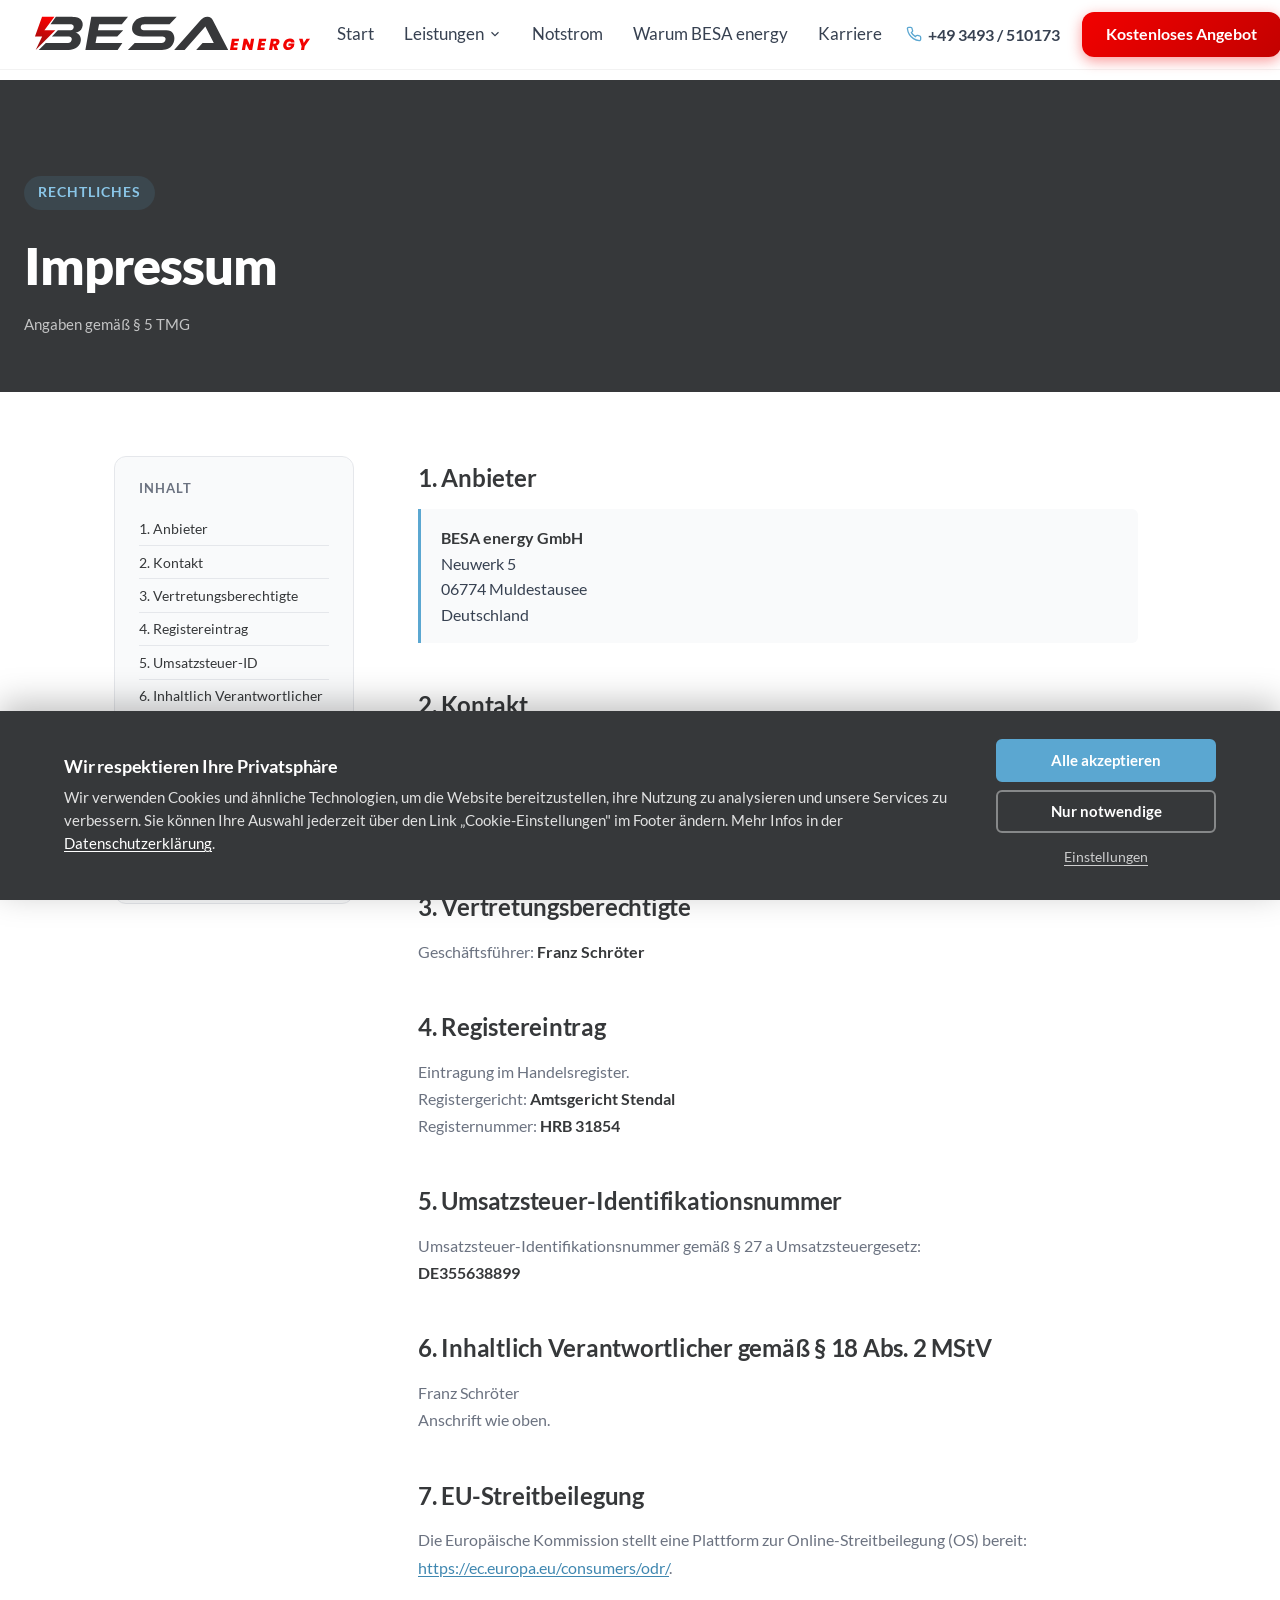
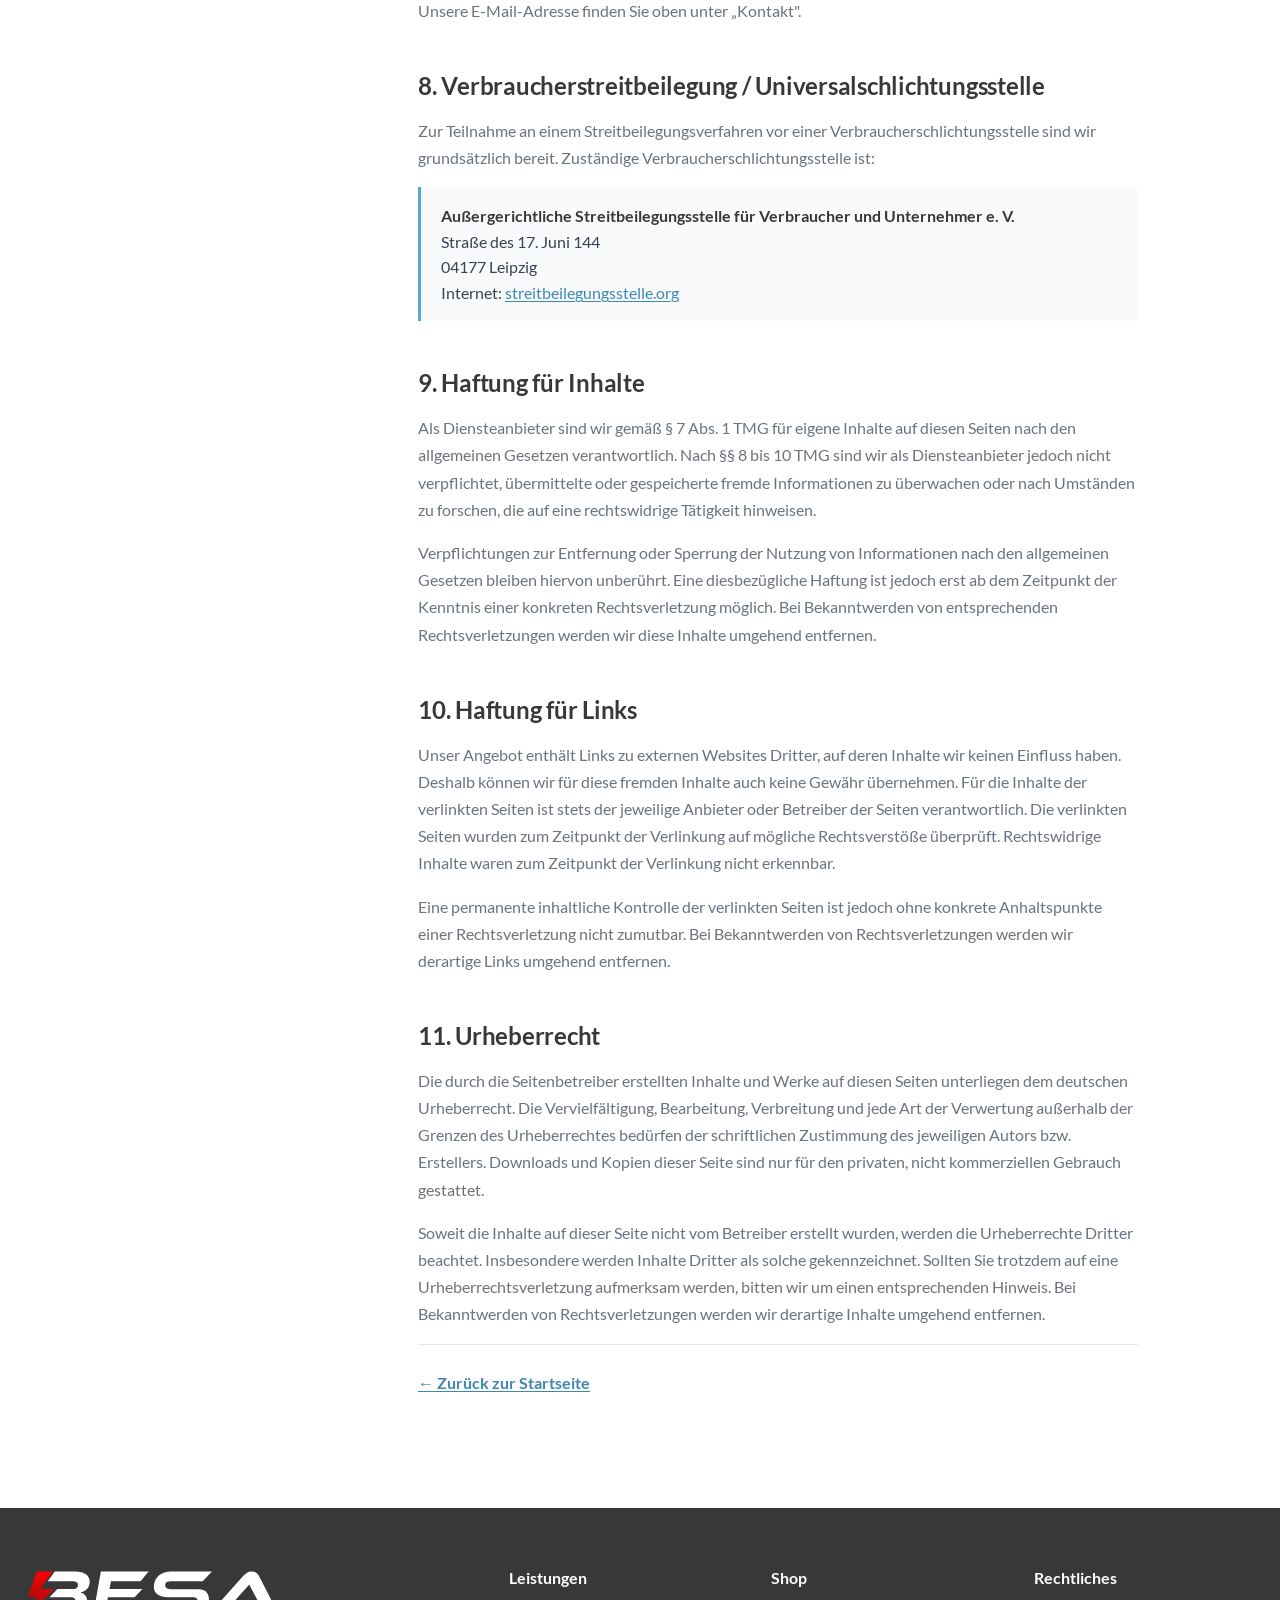
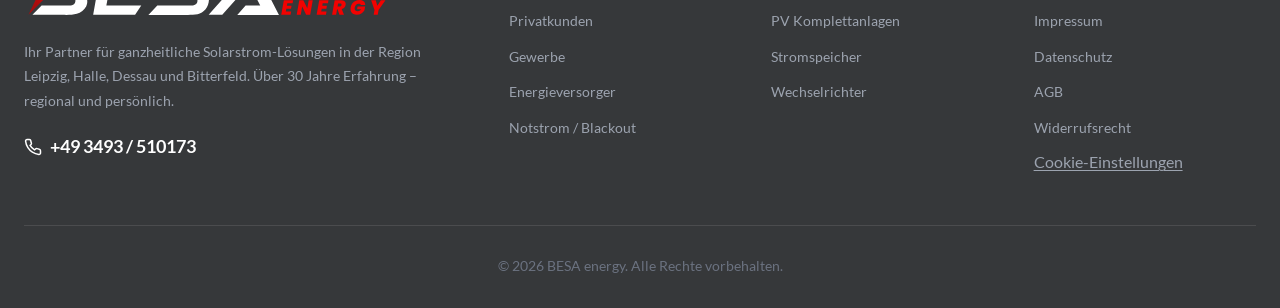
<file: impressum.html>
<!DOCTYPE html>
<html lang="de">

<head>
    <meta charset="UTF-8">
    <meta name="viewport" content="width=device-width, initial-scale=1.0">
    <meta name="description" content="Impressum der BESA energy GmbH – Anbieterkennzeichnung gemäß § 5 TMG.">
    <meta name="robots" content="noindex, follow">
    <title>Impressum | BESA energy</title>
    <link rel="icon" type="image/svg+xml" href="media/favicon.svg">
    <link rel="alternate icon" type="image/png" href="media/favicon-32.png">
    <link rel="apple-touch-icon" href="media/favicon-180.png">
    <link rel="canonical" href="https://besa.energy/impressum.html">

    <link rel="preload" href="css/fonts/lato-400.woff2" as="font" type="font/woff2" crossorigin>
    <link rel="preload" href="css/fonts/lato-700.woff2" as="font" type="font/woff2" crossorigin>
    <link rel="stylesheet" href="css/styles.css?v=20260628">
    <link rel="stylesheet" href="css/cookie-banner.css?v=20260628">
    <link rel="stylesheet" href="css/legal.css?v=20260628">
</head>

<body>
    <!-- Header -->
    <header class="header" id="header">
        <div class="container">
            <a href="index.html" class="logo">
                <img src="media/logo.svg" alt="BESA energy" class="logo-img">
            </a>
            <nav class="nav" id="nav">
                <a href="index.html">Start</a>
                <div class="nav-dropdown">
                    <a href="#">Leistungen <svg viewBox="0 0 24 24" fill="none" stroke="currentColor" stroke-width="2">
                            <polyline points="6 9 12 15 18 9"></polyline>
                        </svg></a>
                    <div class="dropdown-menu">
                        <a href="leistungen/privat.html"><svg viewBox="0 0 24 24" fill="none" stroke="currentColor" stroke-width="2">
                                <path d="M3 9l9-7 9 7v11a2 2 0 0 1-2 2H5a2 2 0 0 1-2-2z"></path>
                                <polyline points="9 22 9 12 15 12 15 22"></polyline>
                            </svg> Privatkunden</a>
                        <a href="leistungen/gewerbe.html"><svg viewBox="0 0 24 24" fill="none" stroke="currentColor" stroke-width="2">
                                <rect x="2" y="7" width="20" height="14" rx="2" ry="2"></rect>
                                <path d="M16 21V5a2 2 0 0 0-2-2h-4a2 2 0 0 0-2 2v16"></path>
                            </svg> Gewerbe</a>
                        <a href="leistungen/energieversorger.html"><svg viewBox="0 0 24 24" fill="none" stroke="currentColor" stroke-width="2">
                                <path d="M13 2L3 14h9l-1 8 10-12h-9l1-8z"></path>
                            </svg> Energieversorger</a>
                    </div>
                </div>
                <a href="notstrom.html">Notstrom</a>
                <a href="index.html#warum-besa-3">Warum BESA energy</a>
                <a href="karriere.html">Karriere</a>
            </nav>
            <div class="header-ctas">
                <a href="tel:+493493510173" class="header-phone"><svg viewBox="0 0 24 24" fill="none" stroke="currentColor" stroke-width="2" width="16" height="16">
                        <path d="M22 16.92v3a2 2 0 0 1-2.18 2 19.79 19.79 0 0 1-8.63-3.07 19.5 19.5 0 0 1-6-6 19.79 19.79 0 0 1-3.07-8.67A2 2 0 0 1 4.11 2h3a2 2 0 0 1 2 1.72c.127.96.361 1.903.7 2.81a2 2 0 0 1-.45 2.11L8.09 9.91a16 16 0 0 0 6 6l1.27-1.27a2 2 0 0 1 2.11-.45c.907.339 1.85.573 2.81.7A2 2 0 0 1 22 16.92z"></path>
                    </svg>+49 3493 / 510173</a>
                <a href="index.html#formular" class="btn btn-primary header-cta">Kostenloses Angebot</a>
            </div>
            <button class="mobile-menu-btn" id="mobile-menu-btn" aria-label="Menü"><span></span><span></span><span></span></button>
        </div>
    </header>

    <!-- Page-Header -->
    <section class="legal-hero">
        <div class="container">
            <span class="section-label">Rechtliches</span>
            <h1>Impressum</h1>
            <p class="legal-hero-meta">Angaben gemäß § 5 TMG</p>
        </div>
    </section>

    <!-- Content -->
    <section class="legal-content">
        <div class="container">

            <!-- Inhaltsverzeichnis -->
            <nav class="legal-toc" aria-label="Inhalt">
                <h2>Inhalt</h2>
                <ol>
                    <li><a href="#anbieter">1. Anbieter</a></li>
                    <li><a href="#kontakt">2. Kontakt</a></li>
                    <li><a href="#vertretung">3. Vertretungsberechtigte</a></li>
                    <li><a href="#register">4. Registereintrag</a></li>
                    <li><a href="#ust">5. Umsatzsteuer-ID</a></li>
                    <li><a href="#verantw">6. Inhaltlich Verantwortlicher</a></li>
                    <li><a href="#streit">7. EU-Streitbeilegung</a></li>
                    <li><a href="#vsbg">8. Verbraucherstreitbeilegung</a></li>
                    <li><a href="#haftung">9. Haftung für Inhalte</a></li>
                    <li><a href="#links">10. Haftung für Links</a></li>
                    <li><a href="#urheber">11. Urheberrecht</a></li>
                </ol>
            </nav>

            <article class="legal-article">

                <h2 id="anbieter">1. Anbieter</h2>
                <address class="legal-address">
                    <strong>BESA energy GmbH</strong><br>
                    Neuwerk 5<br>
                    06774 Muldestausee<br>
                    Deutschland
                </address>

                <h2 id="kontakt">2. Kontakt</h2>
                <address class="legal-address">
                    Telefon: <a href="tel:+493493510173">+49 3493 / 510173</a><br>
                    Telefax: +49 3493 / 510174<br>
                    E-Mail: <a href="mailto:mail@besa.energy">mail@besa.energy</a>
                </address>

                <h2 id="vertretung">3. Vertretungsberechtigte</h2>
                <p>Geschäftsführer: <strong>Franz Schröter</strong></p>

                <h2 id="register">4. Registereintrag</h2>
                <p>Eintragung im Handelsregister.<br>
                Registergericht: <strong>Amtsgericht Stendal</strong><br>
                Registernummer: <strong>HRB 31854</strong></p>

                <h2 id="ust">5. Umsatzsteuer-Identifikationsnummer</h2>
                <p>Umsatzsteuer-Identifikationsnummer gemäß § 27 a Umsatzsteuergesetz:<br>
                <strong>DE355638899</strong></p>

                <h2 id="verantw">6. Inhaltlich Verantwortlicher gemäß § 18 Abs. 2 MStV</h2>
                <p>Franz Schröter<br>
                Anschrift wie oben.</p>

                <h2 id="streit">7. EU-Streitbeilegung</h2>
                <p>Die Europäische Kommission stellt eine Plattform zur Online-Streitbeilegung (OS) bereit:
                <a href="https://ec.europa.eu/consumers/odr/" target="_blank" rel="noopener">https://ec.europa.eu/consumers/odr/</a>.</p>
                <p>Unsere E-Mail-Adresse finden Sie oben unter „Kontakt".</p>

                <h2 id="vsbg">8. Verbraucherstreitbeilegung / Universalschlichtungsstelle</h2>
                <p>Zur Teilnahme an einem Streitbeilegungsverfahren vor einer Verbraucherschlichtungsstelle sind wir grundsätzlich bereit. Zuständige Verbraucherschlichtungsstelle ist:</p>
                <address class="legal-address">
                    <strong>Außergerichtliche Streitbeilegungsstelle für Verbraucher und Unternehmer e.&nbsp;V.</strong><br>
                    Straße des 17. Juni 144<br>
                    04177 Leipzig<br>
                    Internet: <a href="https://www.streitbeilegungsstelle.org" target="_blank" rel="noopener">streitbeilegungsstelle.org</a>
                </address>

                <h2 id="haftung">9. Haftung für Inhalte</h2>
                <p>Als Diensteanbieter sind wir gemäß § 7 Abs. 1 TMG für eigene Inhalte auf diesen Seiten nach den allgemeinen Gesetzen verantwortlich. Nach §§ 8 bis 10 TMG sind wir als Diensteanbieter jedoch nicht verpflichtet, übermittelte oder gespeicherte fremde Informationen zu überwachen oder nach Umständen zu forschen, die auf eine rechtswidrige Tätigkeit hinweisen.</p>
                <p>Verpflichtungen zur Entfernung oder Sperrung der Nutzung von Informationen nach den allgemeinen Gesetzen bleiben hiervon unberührt. Eine diesbezügliche Haftung ist jedoch erst ab dem Zeitpunkt der Kenntnis einer konkreten Rechtsverletzung möglich. Bei Bekanntwerden von entsprechenden Rechtsverletzungen werden wir diese Inhalte umgehend entfernen.</p>

                <h2 id="links">10. Haftung für Links</h2>
                <p>Unser Angebot enthält Links zu externen Websites Dritter, auf deren Inhalte wir keinen Einfluss haben. Deshalb können wir für diese fremden Inhalte auch keine Gewähr übernehmen. Für die Inhalte der verlinkten Seiten ist stets der jeweilige Anbieter oder Betreiber der Seiten verantwortlich. Die verlinkten Seiten wurden zum Zeitpunkt der Verlinkung auf mögliche Rechtsverstöße überprüft. Rechtswidrige Inhalte waren zum Zeitpunkt der Verlinkung nicht erkennbar.</p>
                <p>Eine permanente inhaltliche Kontrolle der verlinkten Seiten ist jedoch ohne konkrete Anhaltspunkte einer Rechtsverletzung nicht zumutbar. Bei Bekanntwerden von Rechtsverletzungen werden wir derartige Links umgehend entfernen.</p>

                <h2 id="urheber">11. Urheberrecht</h2>
                <p>Die durch die Seitenbetreiber erstellten Inhalte und Werke auf diesen Seiten unterliegen dem deutschen Urheberrecht. Die Vervielfältigung, Bearbeitung, Verbreitung und jede Art der Verwertung außerhalb der Grenzen des Urheberrechtes bedürfen der schriftlichen Zustimmung des jeweiligen Autors bzw. Erstellers. Downloads und Kopien dieser Seite sind nur für den privaten, nicht kommerziellen Gebrauch gestattet.</p>
                <p>Soweit die Inhalte auf dieser Seite nicht vom Betreiber erstellt wurden, werden die Urheberrechte Dritter beachtet. Insbesondere werden Inhalte Dritter als solche gekennzeichnet. Sollten Sie trotzdem auf eine Urheberrechtsverletzung aufmerksam werden, bitten wir um einen entsprechenden Hinweis. Bei Bekanntwerden von Rechtsverletzungen werden wir derartige Inhalte umgehend entfernen.</p>

                <p class="legal-back"><a href="index.html">← Zurück zur Startseite</a></p>

            </article>
        </div>
    </section>

    <!-- Footer -->
    <footer class="footer">
        <div class="container">
            <div class="footer-grid">
                <div class="footer-brand">
                    <a href="index.html" class="logo"><img src="media/logo-white.svg" alt="BESA energy" loading="lazy" class="logo-img logo-white"></a>
                    <p>Ihr Partner für ganzheitliche Solarstrom-Lösungen in der Region Leipzig, Halle, Dessau und Bitterfeld. Über 30 Jahre Erfahrung – regional und persönlich.</p>
                    <div class="footer-contact"><a href="tel:+493493510173" class="footer-phone"><svg viewBox="0 0 24 24" fill="none" stroke="currentColor" stroke-width="2" width="18" height="18">
                                <path d="M22 16.92v3a2 2 0 0 1-2.18 2 19.79 19.79 0 0 1-8.63-3.07 19.5 19.5 0 0 1-6-6 19.79 19.79 0 0 1-3.07-8.67A2 2 0 0 1 4.11 2h3a2 2 0 0 1 2 1.72c.127.96.361 1.903.7 2.81a2 2 0 0 1-.45 2.11L8.09 9.91a16 16 0 0 0 6 6l1.27-1.27a2 2 0 0 1 2.11-.45c.907.339 1.85.573 2.81.7A2 2 0 0 1 22 16.92z"></path>
                            </svg>+49 3493 / 510173</a></div>
                </div>
                <div class="footer-links">
                    <h4>Leistungen</h4>
                    <ul>
                        <li><a href="leistungen/privat.html">Privatkunden</a></li>
                        <li><a href="leistungen/gewerbe.html">Gewerbe</a></li>
                        <li><a href="leistungen/energieversorger.html">Energieversorger</a></li>
                        <li><a href="notstrom.html">Notstrom / Blackout</a></li>
                    </ul>
                </div>
                <div class="footer-links">
                    <h4>Shop</h4>
                    <ul>
                        <li><a href="https://besa.energy/shop/photovoltaikanlage-mit-speicher-komplettpaket">PV Komplettanlagen</a></li>
                        <li><a href="https://besa.energy/shop/Batteriespeicher">Stromspeicher</a></li>
                        <li><a href="https://besa.energy/shop/wechselrichter">Wechselrichter</a></li>
                    </ul>
                </div>
                <div class="footer-links">
                    <h4>Rechtliches</h4>
                    <ul>
                        <li><a href="impressum.html">Impressum</a></li>
                        <li><a href="datenschutz.html">Datenschutz</a></li>
                        <li><a href="agb.html">AGB</a></li>
                        <li><a href="widerruf.html">Widerrufsrecht</a></li>
                        <li><button type="button" class="cookie-settings-link" data-cookie-settings>Cookie-Einstellungen</button></li>
                    </ul>
                </div>
            </div>
            <div class="footer-bottom">
                <p>&copy; 2026 BESA energy. Alle Rechte vorbehalten.</p>
            </div>
        </div>
    </footer>

    <script src="js/cookie-consent.js?v=20260628"></script>
</body>

</html>
</file>
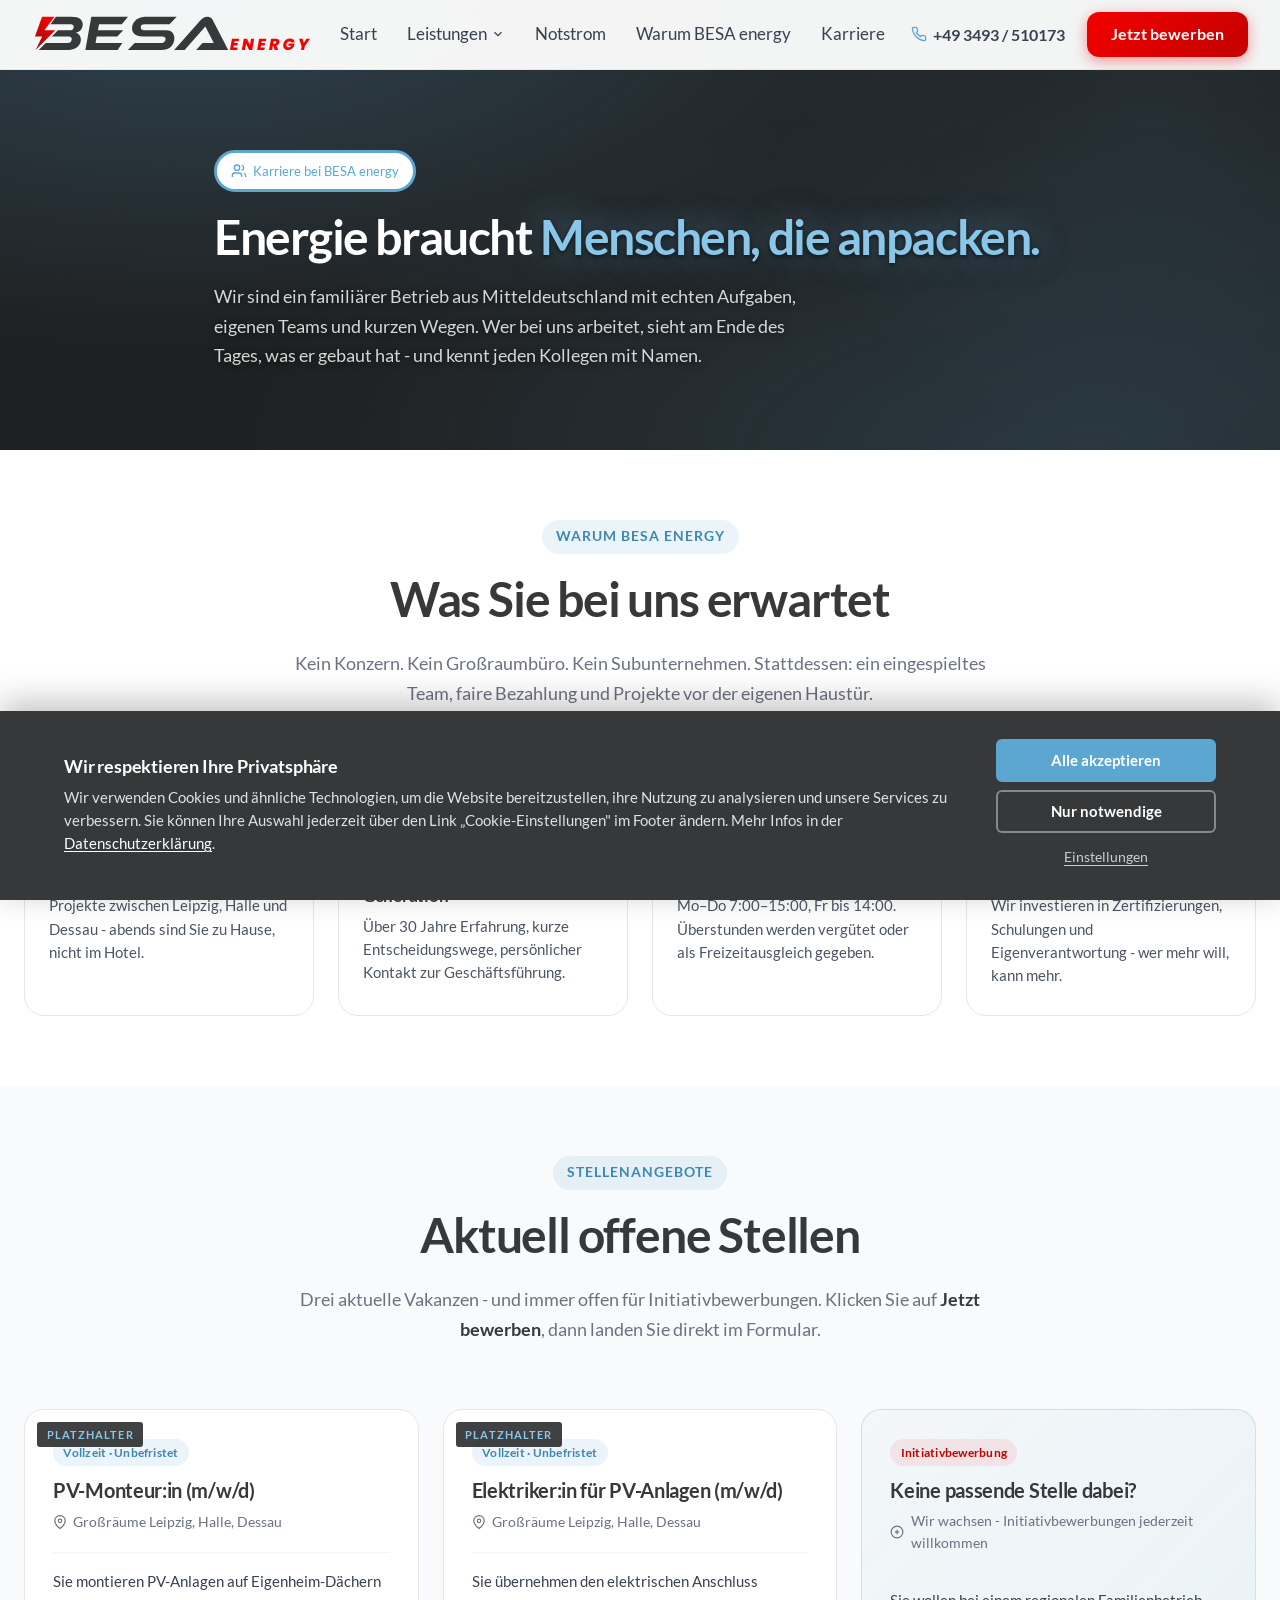
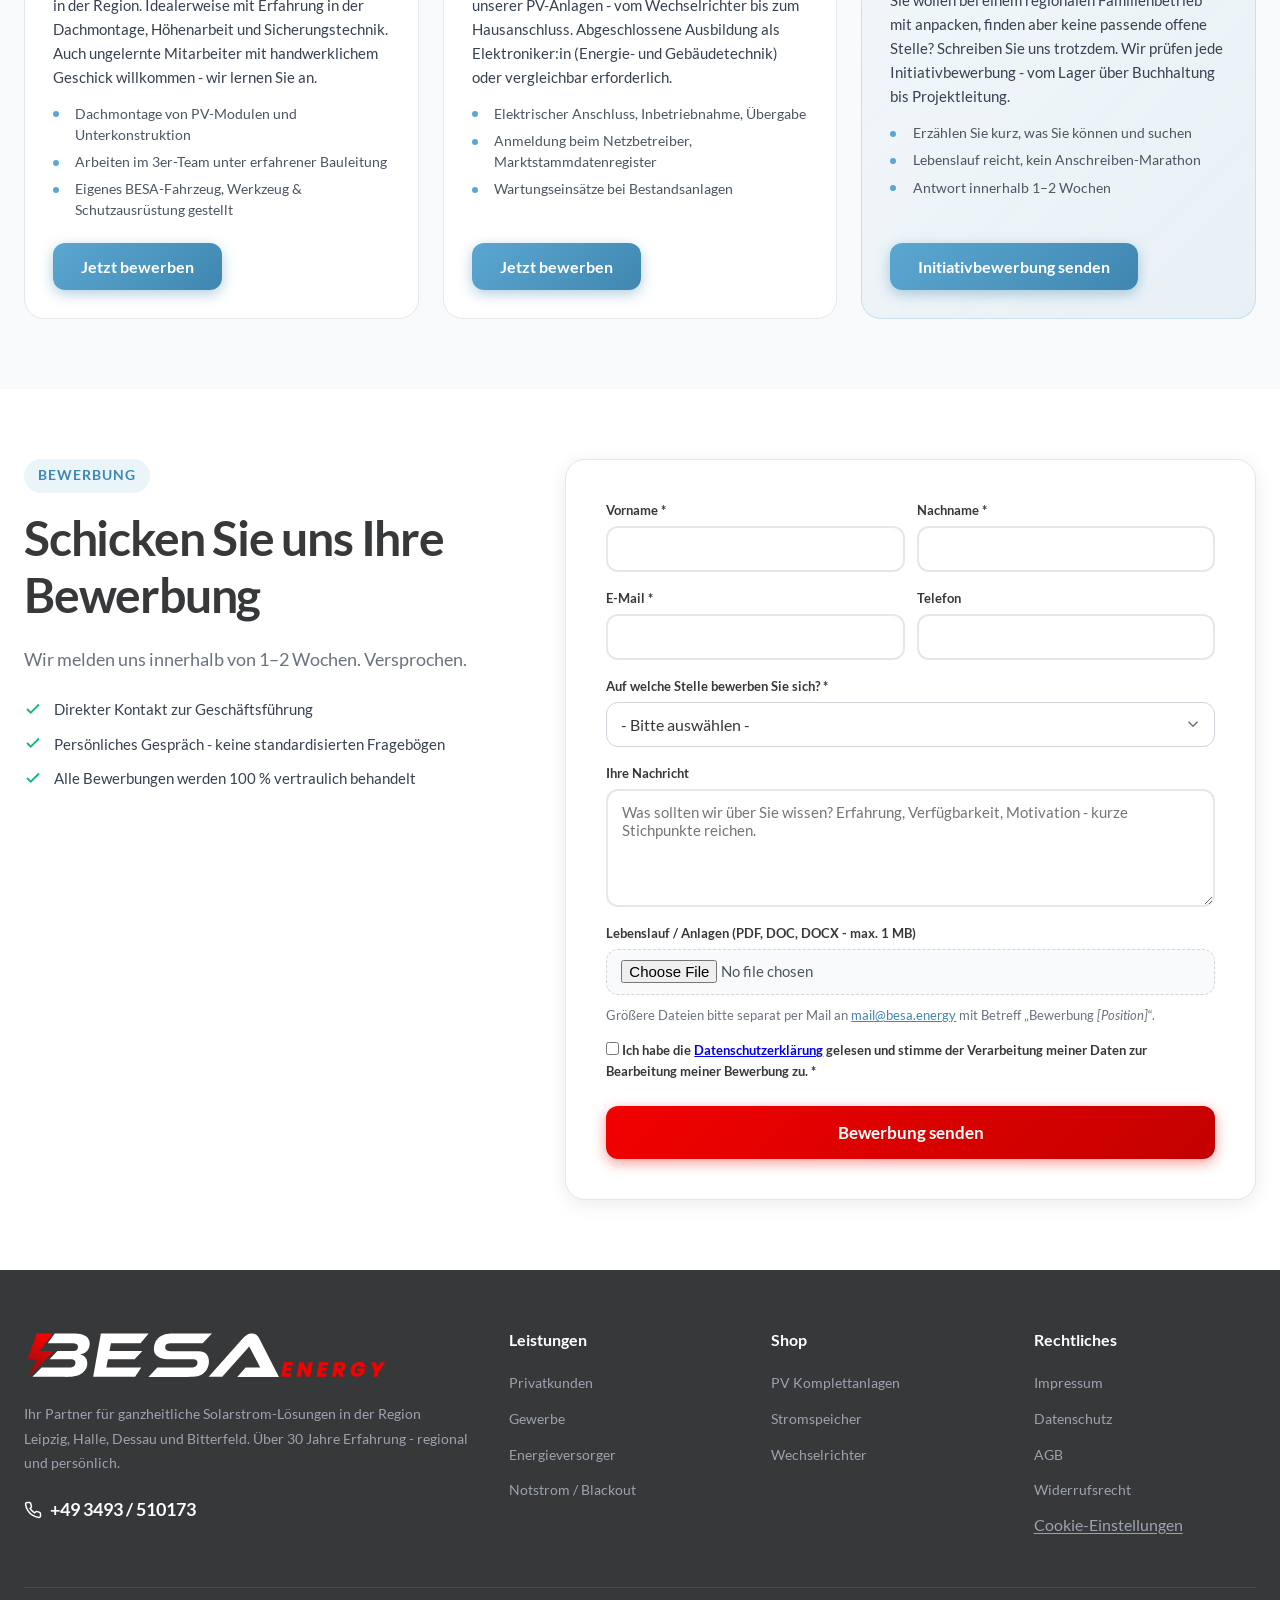
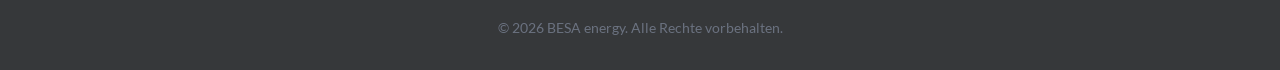
<file: karriere.html>
<!DOCTYPE html>
<html lang="de">

<head>
    <meta charset="UTF-8">
    <meta name="viewport" content="width=device-width, initial-scale=1.0">
    <meta name="description"
        content="Karriere bei BESA energy - Stellenangebote im Bereich Photovoltaik in Mitteldeutschland. Bewerben Sie sich auf eine offene Stelle oder schicken Sie uns eine Initiativbewerbung.">
    <meta name="robots" content="index, follow">
    <title>Karriere bei BESA energy – Jobs in der Solar-Branche | Leipzig, Halle, Dessau</title>
    <link rel="icon" type="image/svg+xml" href="media/favicon.svg">
    <link rel="alternate icon" type="image/png" href="media/favicon-32.png">
    <link rel="apple-touch-icon" href="media/favicon-180.png">
    <link rel="canonical" href="https://besa.energy/karriere.html">

    <link rel="preload" href="css/fonts/lato-400.woff2" as="font" type="font/woff2" crossorigin>
    <link rel="preload" href="css/fonts/lato-700.woff2" as="font" type="font/woff2" crossorigin>
    <link rel="stylesheet" href="css/styles.css?v=20260628">
    <link rel="stylesheet" href="css/cookie-banner.css?v=20260628">
    <link rel="stylesheet" href="css/subpage.css?v=20260628">
    <link rel="stylesheet" href="css/karriere.css?v=20260628">
</head>

<body>
    <!-- Header -->
    <header class="header" id="header">
        <div class="container">
            <a href="index.html" class="logo">
                <img src="media/logo.svg" alt="BESA energy" class="logo-img">
            </a>
            <nav class="nav" id="nav">
                <a href="index.html">Start</a>
                <div class="nav-dropdown">
                    <a href="#">Leistungen <svg viewBox="0 0 24 24" fill="none" stroke="currentColor" stroke-width="2">
                            <polyline points="6 9 12 15 18 9"></polyline>
                        </svg></a>
                    <div class="dropdown-menu">
                        <a href="leistungen/privat.html"><svg viewBox="0 0 24 24" fill="none" stroke="currentColor" stroke-width="2">
                                <path d="M3 9l9-7 9 7v11a2 2 0 0 1-2 2H5a2 2 0 0 1-2-2z"></path>
                                <polyline points="9 22 9 12 15 12 15 22"></polyline>
                            </svg> Privatkunden</a>
                        <a href="leistungen/gewerbe.html"><svg viewBox="0 0 24 24" fill="none" stroke="currentColor" stroke-width="2">
                                <rect x="2" y="7" width="20" height="14" rx="2" ry="2"></rect>
                                <path d="M16 21V5a2 2 0 0 0-2-2h-4a2 2 0 0 0-2 2v16"></path>
                            </svg> Gewerbe</a>
                        <a href="leistungen/energieversorger.html"><svg viewBox="0 0 24 24" fill="none" stroke="currentColor" stroke-width="2">
                                <path d="M13 2L3 14h9l-1 8 10-12h-9l1-8z"></path>
                            </svg> Energieversorger</a>
                    </div>
                </div>
                <a href="notstrom.html">Notstrom</a>
                <a href="index.html#warum-besa-3">Warum BESA energy</a>
                <a href="karriere.html" class="active">Karriere</a>
            </nav>
            <div class="header-ctas">
                <a href="tel:+493493510173" class="header-phone">
                    <svg viewBox="0 0 24 24" fill="none" stroke="currentColor" stroke-width="2" width="16" height="16">
                        <path d="M22 16.92v3a2 2 0 0 1-2.18 2 19.79 19.79 0 0 1-8.63-3.07 19.5 19.5 0 0 1-6-6 19.79 19.79 0 0 1-3.07-8.67A2 2 0 0 1 4.11 2h3a2 2 0 0 1 2 1.72c.127.96.361 1.903.7 2.81a2 2 0 0 1-.45 2.11L8.09 9.91a16 16 0 0 0 6 6l1.27-1.27a2 2 0 0 1 2.11-.45c.907.339 1.85.573 2.81.7A2 2 0 0 1 22 16.92z"></path>
                    </svg>+49 3493 / 510173
                </a>
                <a href="#bewerbung" class="btn btn-primary header-cta">Jetzt bewerben</a>
            </div>
            <button class="mobile-menu-btn" id="mobile-menu-btn" aria-label="Menü"><span></span><span></span><span></span></button>
        </div>
    </header>

    <!-- Hero -->
    <section class="subpage-hero karriere-hero">
        <div class="container">
            <span class="hero-badge">
                <svg viewBox="0 0 24 24" fill="none" stroke="currentColor" stroke-width="2" width="16" height="16">
                    <path d="M16 21v-2a4 4 0 0 0-4-4H6a4 4 0 0 0-4 4v2"></path>
                    <circle cx="9" cy="7" r="4"></circle>
                    <path d="M22 21v-2a4 4 0 0 0-3-3.87"></path>
                    <path d="M16 3.13a4 4 0 0 1 0 7.75"></path>
                </svg>
                Karriere bei BESA energy
            </span>
            <h1>Energie braucht <span class="text-gradient">Menschen, die anpacken.</span></h1>
            <p>Wir sind ein familiärer Betrieb aus Mitteldeutschland mit echten Aufgaben, eigenen Teams und kurzen Wegen.
                Wer bei uns arbeitet, sieht am Ende des Tages, was er gebaut hat - und kennt jeden Kollegen mit Namen.</p>
        </div>
    </section>

    <!-- Warum BESA als Arbeitgeber -->
    <section class="content-section">
        <div class="container">
            <div class="section-header">
                <span class="section-label">Warum BESA energy</span>
                <h2>Was Sie bei uns erwartet</h2>
                <p class="section-desc">Kein Konzern. Kein Großraumbüro. Kein Subunternehmen.
                    Stattdessen: ein eingespieltes Team, faire Bezahlung und Projekte vor der eigenen Haustür.</p>
            </div>
            <div class="karriere-benefits">
                <div class="karriere-benefit-card">
                    <div class="karriere-benefit-icon">
                        <svg viewBox="0 0 24 24" fill="none" stroke="currentColor" stroke-width="2">
                            <path d="M3 9l9-7 9 7v11a2 2 0 0 1-2 2H5a2 2 0 0 1-2-2z"></path>
                            <polyline points="9 22 9 12 15 12 15 22"></polyline>
                        </svg>
                    </div>
                    <h3>Regional zu Hause</h3>
                    <p>Projekte zwischen Leipzig, Halle und Dessau - abends sind Sie zu Hause, nicht im Hotel.</p>
                </div>
                <div class="karriere-benefit-card">
                    <div class="karriere-benefit-icon">
                        <svg viewBox="0 0 24 24" fill="none" stroke="currentColor" stroke-width="2">
                            <path d="M17 21v-2a4 4 0 0 0-4-4H5a4 4 0 0 0-4 4v2"></path>
                            <circle cx="9" cy="7" r="4"></circle>
                            <path d="M23 21v-2a4 4 0 0 0-3-3.87"></path>
                            <path d="M16 3.13a4 4 0 0 1 0 7.75"></path>
                        </svg>
                    </div>
                    <h3>Familienbetrieb in 2. Generation</h3>
                    <p>Über 30 Jahre Erfahrung, kurze Entscheidungswege, persönlicher Kontakt zur Geschäftsführung.</p>
                </div>
                <div class="karriere-benefit-card">
                    <div class="karriere-benefit-icon">
                        <svg viewBox="0 0 24 24" fill="none" stroke="currentColor" stroke-width="2">
                            <circle cx="12" cy="12" r="10"></circle>
                            <path d="M12 6v6l4 2"></path>
                        </svg>
                    </div>
                    <h3>Geregelte Arbeitszeiten</h3>
                    <p>Mo–Do 7:00–15:00, Fr bis 14:00. Überstunden werden vergütet oder als Freizeitausgleich gegeben.</p>
                </div>
                <div class="karriere-benefit-card">
                    <div class="karriere-benefit-icon">
                        <svg viewBox="0 0 24 24" fill="none" stroke="currentColor" stroke-width="2">
                            <path d="M12 2L2 7l10 5 10-5-10-5z"></path>
                            <path d="M2 17l10 5 10-5"></path>
                            <path d="M2 12l10 5 10-5"></path>
                        </svg>
                    </div>
                    <h3>Weiterbildung & Aufstieg</h3>
                    <p>Wir investieren in Zertifizierungen, Schulungen und Eigenverantwortung - wer mehr will, kann mehr.</p>
                </div>
            </div>
        </div>
    </section>

    <!-- Aktuelle Stellen -->
    <section class="content-section section-alt" id="stellen">
        <div class="container">
            <div class="section-header">
                <span class="section-label">Stellenangebote</span>
                <h2>Aktuell offene Stellen</h2>
                <p class="section-desc">Drei aktuelle Vakanzen - und immer offen für Initiativbewerbungen.
                    Klicken Sie auf <strong>Jetzt bewerben</strong>, dann landen Sie direkt im Formular.</p>
            </div>

            <div class="stellen-grid">
                <article class="stellen-card" data-placeholder="true">
                    <div class="stellen-card-header">
                        <span class="stellen-tag">Vollzeit · Unbefristet</span>
                        <h3>PV-Monteur:in (m/w/d)</h3>
                        <p class="stellen-location">
                            <svg viewBox="0 0 24 24" fill="none" stroke="currentColor" stroke-width="2" width="14" height="14">
                                <path d="M21 10c0 7-9 13-9 13s-9-6-9-13a9 9 0 0 1 18 0z"></path>
                                <circle cx="12" cy="10" r="3"></circle>
                            </svg>
                            Großräume Leipzig, Halle, Dessau
                        </p>
                    </div>
                    <div class="stellen-card-body">
                        <p>Sie montieren PV-Anlagen auf Eigenheim-Dächern in der Region. Idealerweise mit Erfahrung in der Dachmontage, Höhenarbeit und Sicherungstechnik. Auch ungelernte Mitarbeiter mit handwerklichem Geschick willkommen - wir lernen Sie an.</p>
                        <ul class="stellen-list">
                            <li>Dachmontage von PV-Modulen und Unterkonstruktion</li>
                            <li>Arbeiten im 3er-Team unter erfahrener Bauleitung</li>
                            <li>Eigenes BESA-Fahrzeug, Werkzeug & Schutzausrüstung gestellt</li>
                        </ul>
                    </div>
                    <button class="btn btn-steel stellen-apply-btn" type="button" data-position="PV-Monteur:in">
                        Jetzt bewerben
                    </button>
                </article>

                <article class="stellen-card" data-placeholder="true">
                    <div class="stellen-card-header">
                        <span class="stellen-tag">Vollzeit · Unbefristet</span>
                        <h3>Elektriker:in für PV-Anlagen (m/w/d)</h3>
                        <p class="stellen-location">
                            <svg viewBox="0 0 24 24" fill="none" stroke="currentColor" stroke-width="2" width="14" height="14">
                                <path d="M21 10c0 7-9 13-9 13s-9-6-9-13a9 9 0 0 1 18 0z"></path>
                                <circle cx="12" cy="10" r="3"></circle>
                            </svg>
                            Großräume Leipzig, Halle, Dessau
                        </p>
                    </div>
                    <div class="stellen-card-body">
                        <p>Sie übernehmen den elektrischen Anschluss unserer PV-Anlagen - vom Wechselrichter bis zum Hausanschluss. Abgeschlossene Ausbildung als Elektroniker:in (Energie- und Gebäudetechnik) oder vergleichbar erforderlich.</p>
                        <ul class="stellen-list">
                            <li>Elektrischer Anschluss, Inbetriebnahme, Übergabe</li>
                            <li>Anmeldung beim Netzbetreiber, Marktstammdatenregister</li>
                            <li>Wartungseinsätze bei Bestandsanlagen</li>
                        </ul>
                    </div>
                    <button class="btn btn-steel stellen-apply-btn" type="button" data-position="Elektriker:in für PV-Anlagen">
                        Jetzt bewerben
                    </button>
                </article>

                <article class="stellen-card stellen-card-initiative">
                    <div class="stellen-card-header">
                        <span class="stellen-tag stellen-tag-initiative">Initiativbewerbung</span>
                        <h3>Keine passende Stelle dabei?</h3>
                        <p class="stellen-location">
                            <svg viewBox="0 0 24 24" fill="none" stroke="currentColor" stroke-width="2" width="14" height="14">
                                <circle cx="12" cy="12" r="10"></circle>
                                <line x1="12" y1="8" x2="12" y2="16"></line>
                                <line x1="8" y1="12" x2="16" y2="12"></line>
                            </svg>
                            Wir wachsen - Initiativbewerbungen jederzeit willkommen
                        </p>
                    </div>
                    <div class="stellen-card-body">
                        <p>Sie wollen bei einem regionalen Familienbetrieb mit anpacken, finden aber keine passende offene Stelle? Schreiben Sie uns trotzdem. Wir prüfen jede Initiativbewerbung - vom Lager über Buchhaltung bis Projektleitung.</p>
                        <ul class="stellen-list">
                            <li>Erzählen Sie kurz, was Sie können und suchen</li>
                            <li>Lebenslauf reicht, kein Anschreiben-Marathon</li>
                            <li>Antwort innerhalb 1–2 Wochen</li>
                        </ul>
                    </div>
                    <button class="btn btn-steel stellen-apply-btn" type="button" data-position="Initiativbewerbung">
                        Initiativbewerbung senden
                    </button>
                </article>
            </div>
        </div>
    </section>

    <!-- Bewerbungsformular -->
    <section class="content-section" id="bewerbung">
        <div class="container">
            <div class="bewerbung-wrap">
                <div class="bewerbung-intro">
                    <span class="section-label">Bewerbung</span>
                    <h2>Schicken Sie uns Ihre Bewerbung</h2>
                    <p class="section-desc">Wir melden uns innerhalb von 1–2 Wochen. Versprochen.</p>
                    <ul class="bewerbung-trust">
                        <li>
                            <svg viewBox="0 0 24 24" fill="none" stroke="currentColor" stroke-width="2.5" width="18" height="18">
                                <polyline points="20 6 9 17 4 12"></polyline>
                            </svg>
                            Direkter Kontakt zur Geschäftsführung
                        </li>
                        <li>
                            <svg viewBox="0 0 24 24" fill="none" stroke="currentColor" stroke-width="2.5" width="18" height="18">
                                <polyline points="20 6 9 17 4 12"></polyline>
                            </svg>
                            Persönliches Gespräch - keine standardisierten Fragebögen
                        </li>
                        <li>
                            <svg viewBox="0 0 24 24" fill="none" stroke="currentColor" stroke-width="2.5" width="18" height="18">
                                <polyline points="20 6 9 17 4 12"></polyline>
                            </svg>
                            Alle Bewerbungen werden 100 % vertraulich behandelt
                        </li>
                    </ul>
                </div>

                <div class="bewerbung-form-side">
                    <form id="bewerbung-form" class="lead-form" novalidate enctype="multipart/form-data">
                        <!-- Honeypot: für Menschen unsichtbar, Bots füllen es aus. -->
                        <div class="hp-field" aria-hidden="true">
                            <label for="bw-hp-website">Bitte nicht ausfüllen - Website</label>
                            <input type="text" id="bw-hp-website" name="website" tabindex="-1" autocomplete="off">
                        </div>

                        <div class="form-row">
                            <div class="form-group">
                                <label for="bw-vorname">Vorname *</label>
                                <input type="text" id="bw-vorname" name="vorname" required>
                            </div>
                            <div class="form-group">
                                <label for="bw-nachname">Nachname *</label>
                                <input type="text" id="bw-nachname" name="nachname" required>
                            </div>
                        </div>

                        <div class="form-row">
                            <div class="form-group">
                                <label for="bw-email">E-Mail *</label>
                                <input type="email" id="bw-email" name="email" required>
                            </div>
                            <div class="form-group">
                                <label for="bw-telefon">Telefon</label>
                                <input type="tel" id="bw-telefon" name="telefon">
                            </div>
                        </div>

                        <div class="form-group">
                            <label for="bw-position">Auf welche Stelle bewerben Sie sich? *</label>
                            <select id="bw-position" name="position" required>
                                <option value="">- Bitte auswählen -</option>
                                <option value="PV-Monteur:in">PV-Monteur:in (m/w/d)</option>
                                <option value="Elektriker:in für PV-Anlagen">Elektriker:in für PV-Anlagen (m/w/d)</option>
                                <option value="Initiativbewerbung">Initiativbewerbung</option>
                            </select>
                        </div>

                        <div class="form-group">
                            <label for="bw-nachricht">Ihre Nachricht</label>
                            <textarea id="bw-nachricht" name="nachricht" rows="5"
                                placeholder="Was sollten wir über Sie wissen? Erfahrung, Verfügbarkeit, Motivation - kurze Stichpunkte reichen."></textarea>
                        </div>

                        <div class="form-group">
                            <label for="bw-datei">Lebenslauf / Anlagen (PDF, DOC, DOCX - max. 1 MB)</label>
                            <input type="file" id="bw-datei" name="datei" accept=".pdf,.doc,.docx,application/pdf,application/msword,application/vnd.openxmlformats-officedocument.wordprocessingml.document">
                            <small class="form-hint">Größere Dateien bitte separat per Mail an <a href="mailto:mail@besa.energy">mail@besa.energy</a> mit Betreff &bdquo;Bewerbung <em>[Position]</em>&ldquo;.</small>
                        </div>

                        <div class="form-group form-group-checkbox">
                            <label class="checkbox-wrap">
                                <input type="checkbox" id="bw-dsgvo" name="dsgvo" required>
                                <span>Ich habe die <a href="datenschutz.html" target="_blank" rel="noopener">Datenschutzerklärung</a> gelesen und stimme der Verarbeitung meiner Daten zur Bearbeitung meiner Bewerbung zu. *</span>
                            </label>
                        </div>

                        <button type="submit" class="btn btn-primary btn-large" id="bewerbung-submit-btn">
                            Bewerbung senden
                        </button>
                    </form>

                    <div id="bewerbung-success" class="form-success" style="display:none;">
                        <svg viewBox="0 0 24 24" fill="none" stroke="currentColor" stroke-width="2.5" width="40" height="40">
                            <polyline points="20 6 9 17 4 12"></polyline>
                        </svg>
                        <h3>Danke! Ihre Bewerbung ist angekommen.</h3>
                        <p>Wir melden uns innerhalb von 1–2 Wochen bei Ihnen. Bei Rückfragen erreichen Sie uns telefonisch unter +49 3493 / 510173.</p>
                    </div>
                </div>
            </div>
        </div>
    </section>

    <!-- Footer -->
    <footer class="footer">
        <div class="container">
            <div class="footer-grid">
                <div class="footer-brand">
                    <a href="index.html" class="logo"><img src="media/logo-white.svg" alt="BESA energy" loading="lazy" class="logo-img logo-white"></a>
                    <p>Ihr Partner für ganzheitliche Solarstrom-Lösungen in der Region Leipzig, Halle, Dessau und Bitterfeld. Über 30 Jahre Erfahrung - regional und persönlich.</p>
                    <div class="footer-contact">
                        <a href="tel:+493493510173" class="footer-phone">
                            <svg viewBox="0 0 24 24" fill="none" stroke="currentColor" stroke-width="2" width="18" height="18">
                                <path d="M22 16.92v3a2 2 0 0 1-2.18 2 19.79 19.79 0 0 1-8.63-3.07 19.5 19.5 0 0 1-6-6 19.79 19.79 0 0 1-3.07-8.67A2 2 0 0 1 4.11 2h3a2 2 0 0 1 2 1.72c.127.96.361 1.903.7 2.81a2 2 0 0 1-.45 2.11L8.09 9.91a16 16 0 0 0 6 6l1.27-1.27a2 2 0 0 1 2.11-.45c.907.339 1.85.573 2.81.7A2 2 0 0 1 22 16.92z"></path>
                            </svg>+49 3493 / 510173
                        </a>
                    </div>
                </div>
                <div class="footer-links">
                    <h4>Leistungen</h4>
                    <ul>
                        <li><a href="leistungen/privat.html">Privatkunden</a></li>
                        <li><a href="leistungen/gewerbe.html">Gewerbe</a></li>
                        <li><a href="leistungen/energieversorger.html">Energieversorger</a></li>
                        <li><a href="notstrom.html">Notstrom / Blackout</a></li>
                    </ul>
                </div>
                <div class="footer-links">
                    <h4>Shop</h4>
                    <ul>
                        <li><a href="https://besa.energy/shop/photovoltaikanlage-mit-speicher-komplettpaket">PV Komplettanlagen</a></li>
                        <li><a href="https://besa.energy/shop/Batteriespeicher">Stromspeicher</a></li>
                        <li><a href="https://besa.energy/shop/wechselrichter">Wechselrichter</a></li>
                    </ul>
                </div>
                <div class="footer-links">
                    <h4>Rechtliches</h4>
                    <ul>
                        <li><a href="impressum.html">Impressum</a></li>
                        <li><a href="datenschutz.html">Datenschutz</a></li>
                        <li><a href="agb.html">AGB</a></li>
                        <li><a href="widerruf.html">Widerrufsrecht</a></li>
                        <li><button type="button" class="cookie-settings-link" data-cookie-settings>Cookie-Einstellungen</button></li>
                    </ul>
                </div>
            </div>
            <div class="footer-bottom">
                <p>&copy; 2026 BESA energy. Alle Rechte vorbehalten.</p>
            </div>
        </div>
    </footer>

    <script src="js/cookie-consent.js?v=20260628"></script>
    <script src="js/main.js?v=20260628"></script>
</body>

</html>
</file>
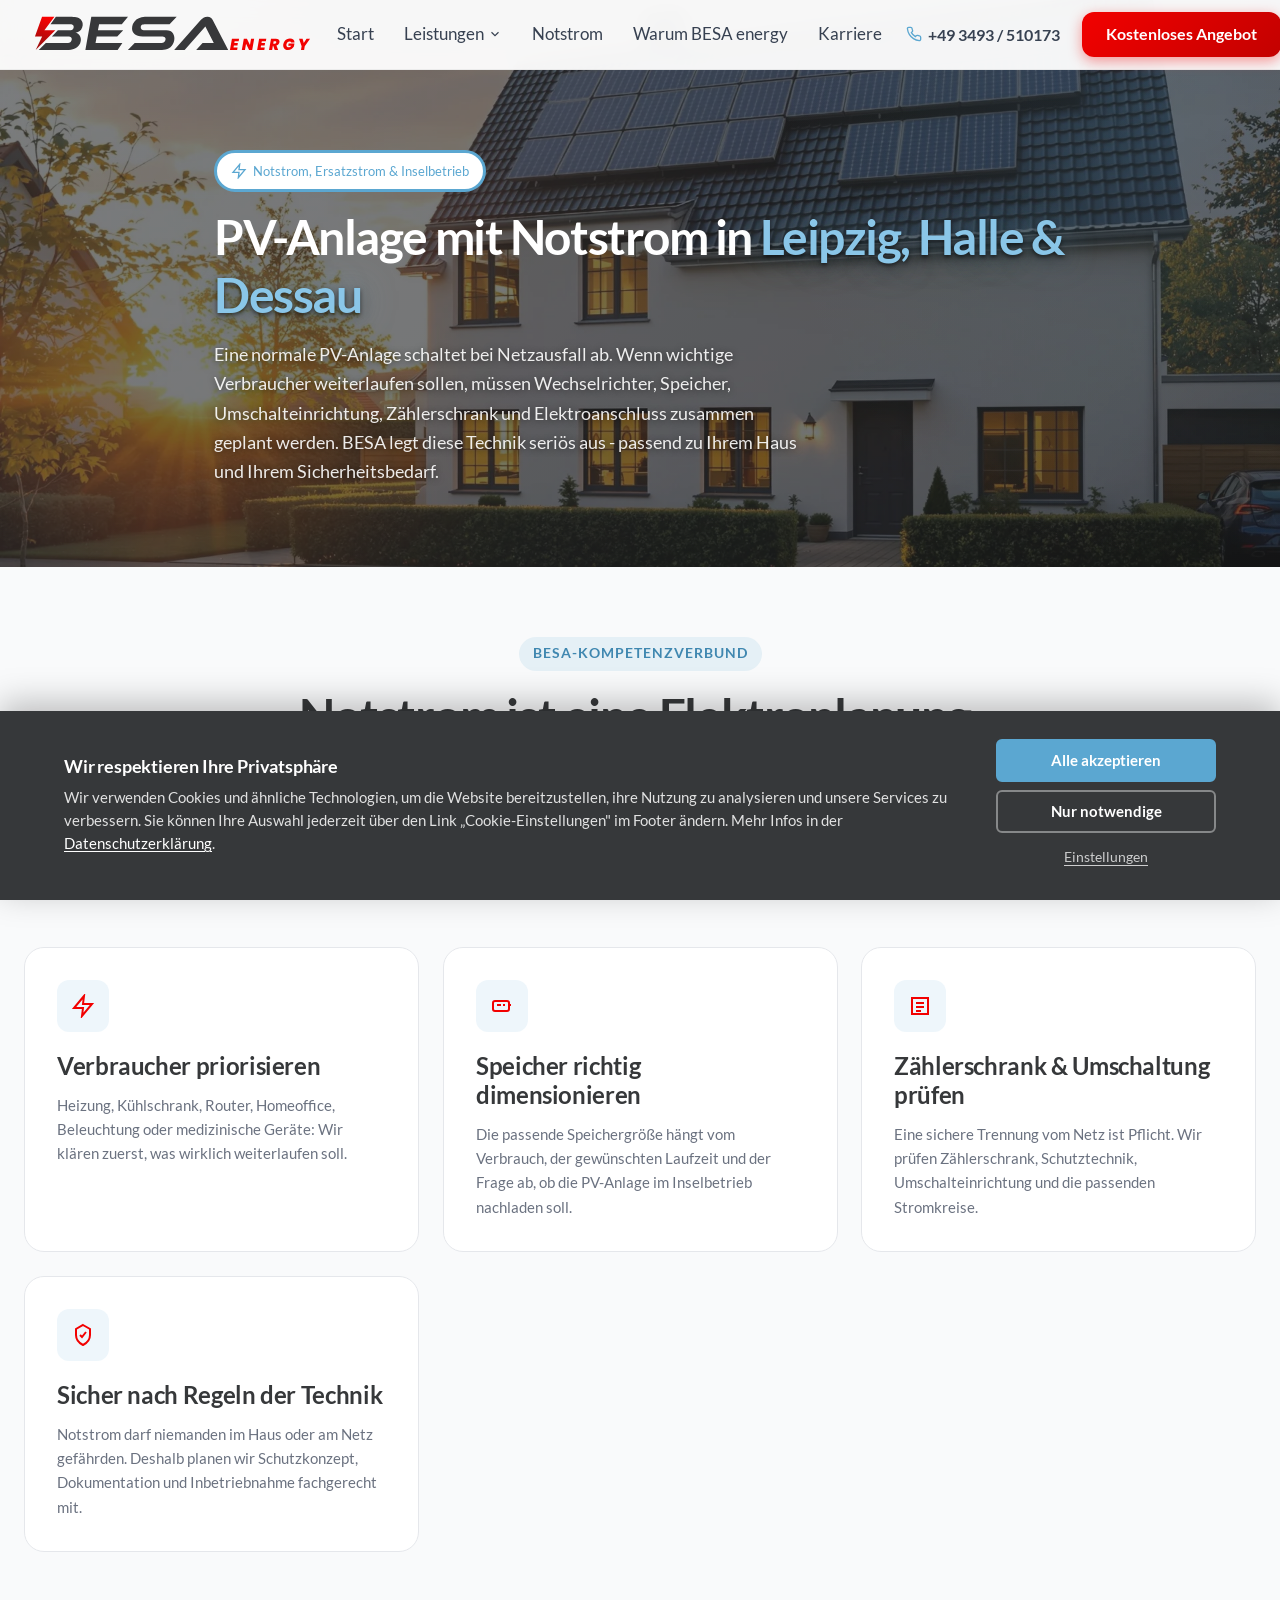
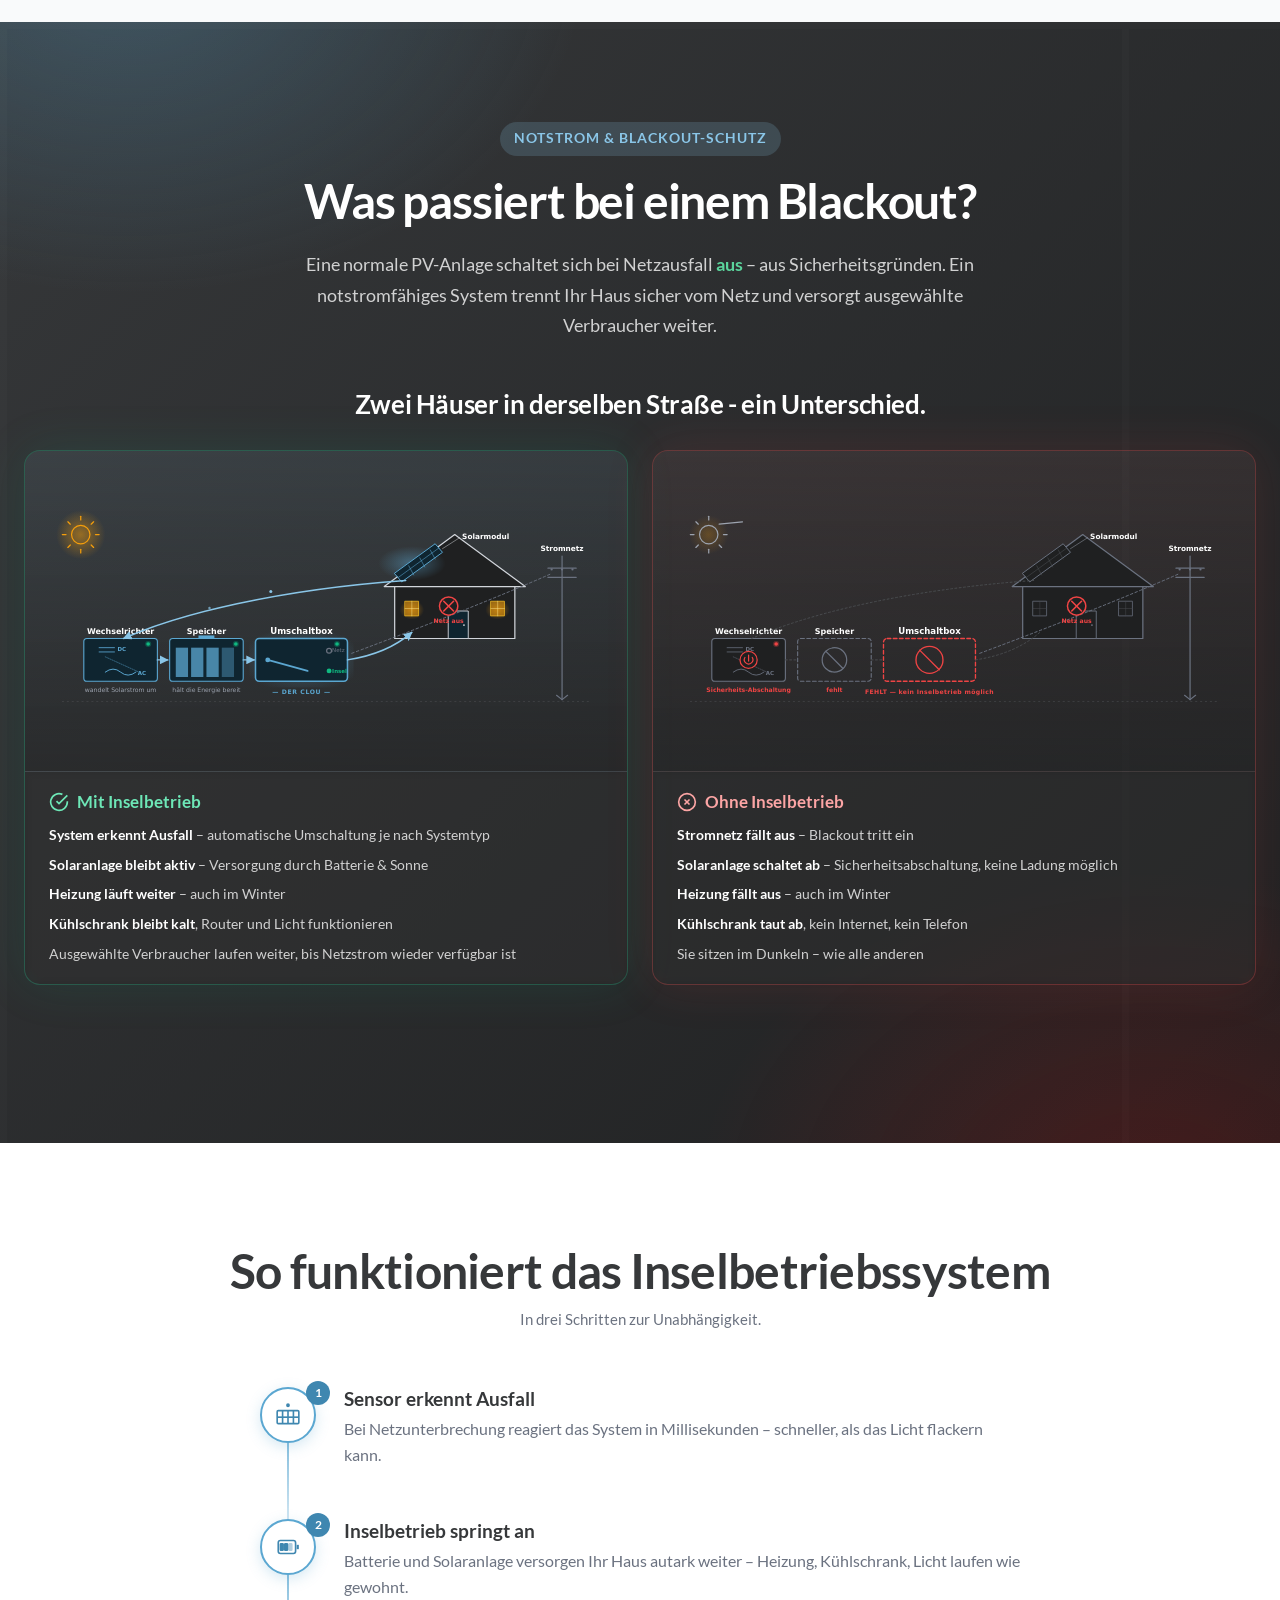
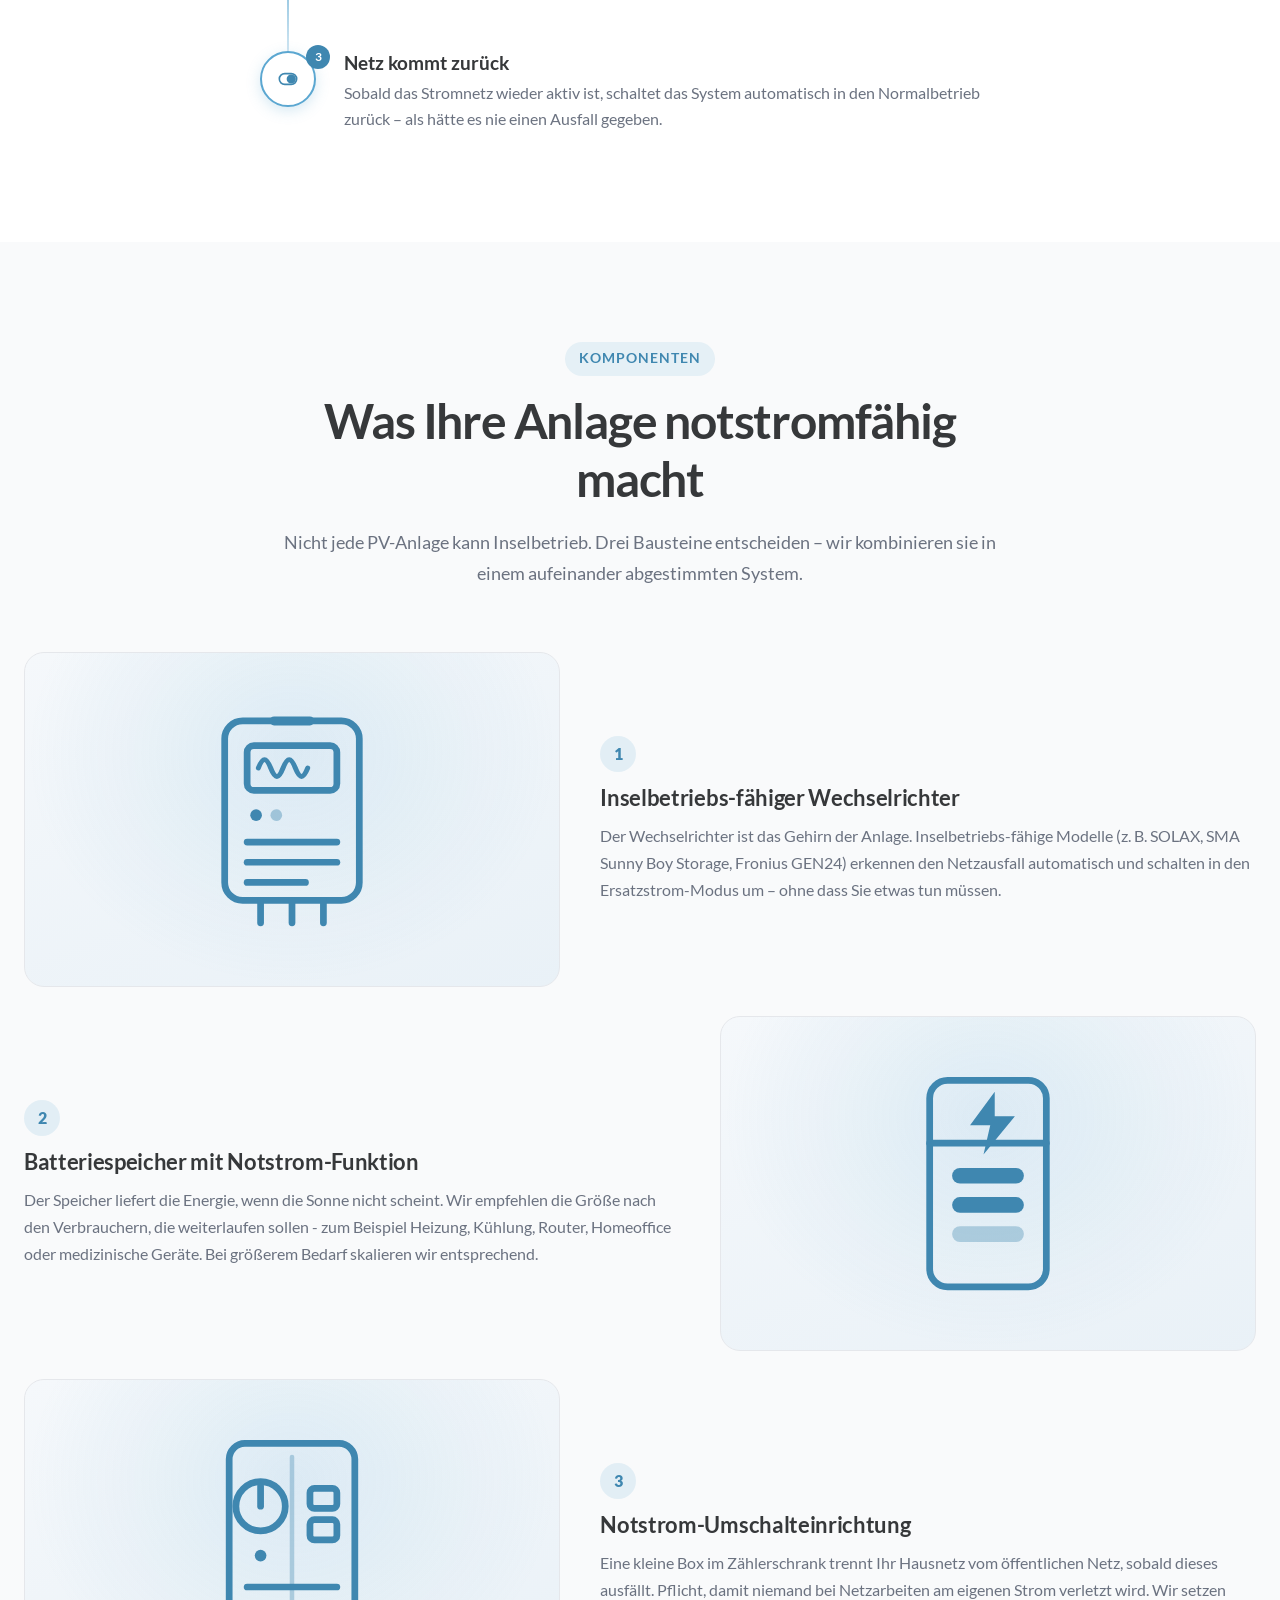
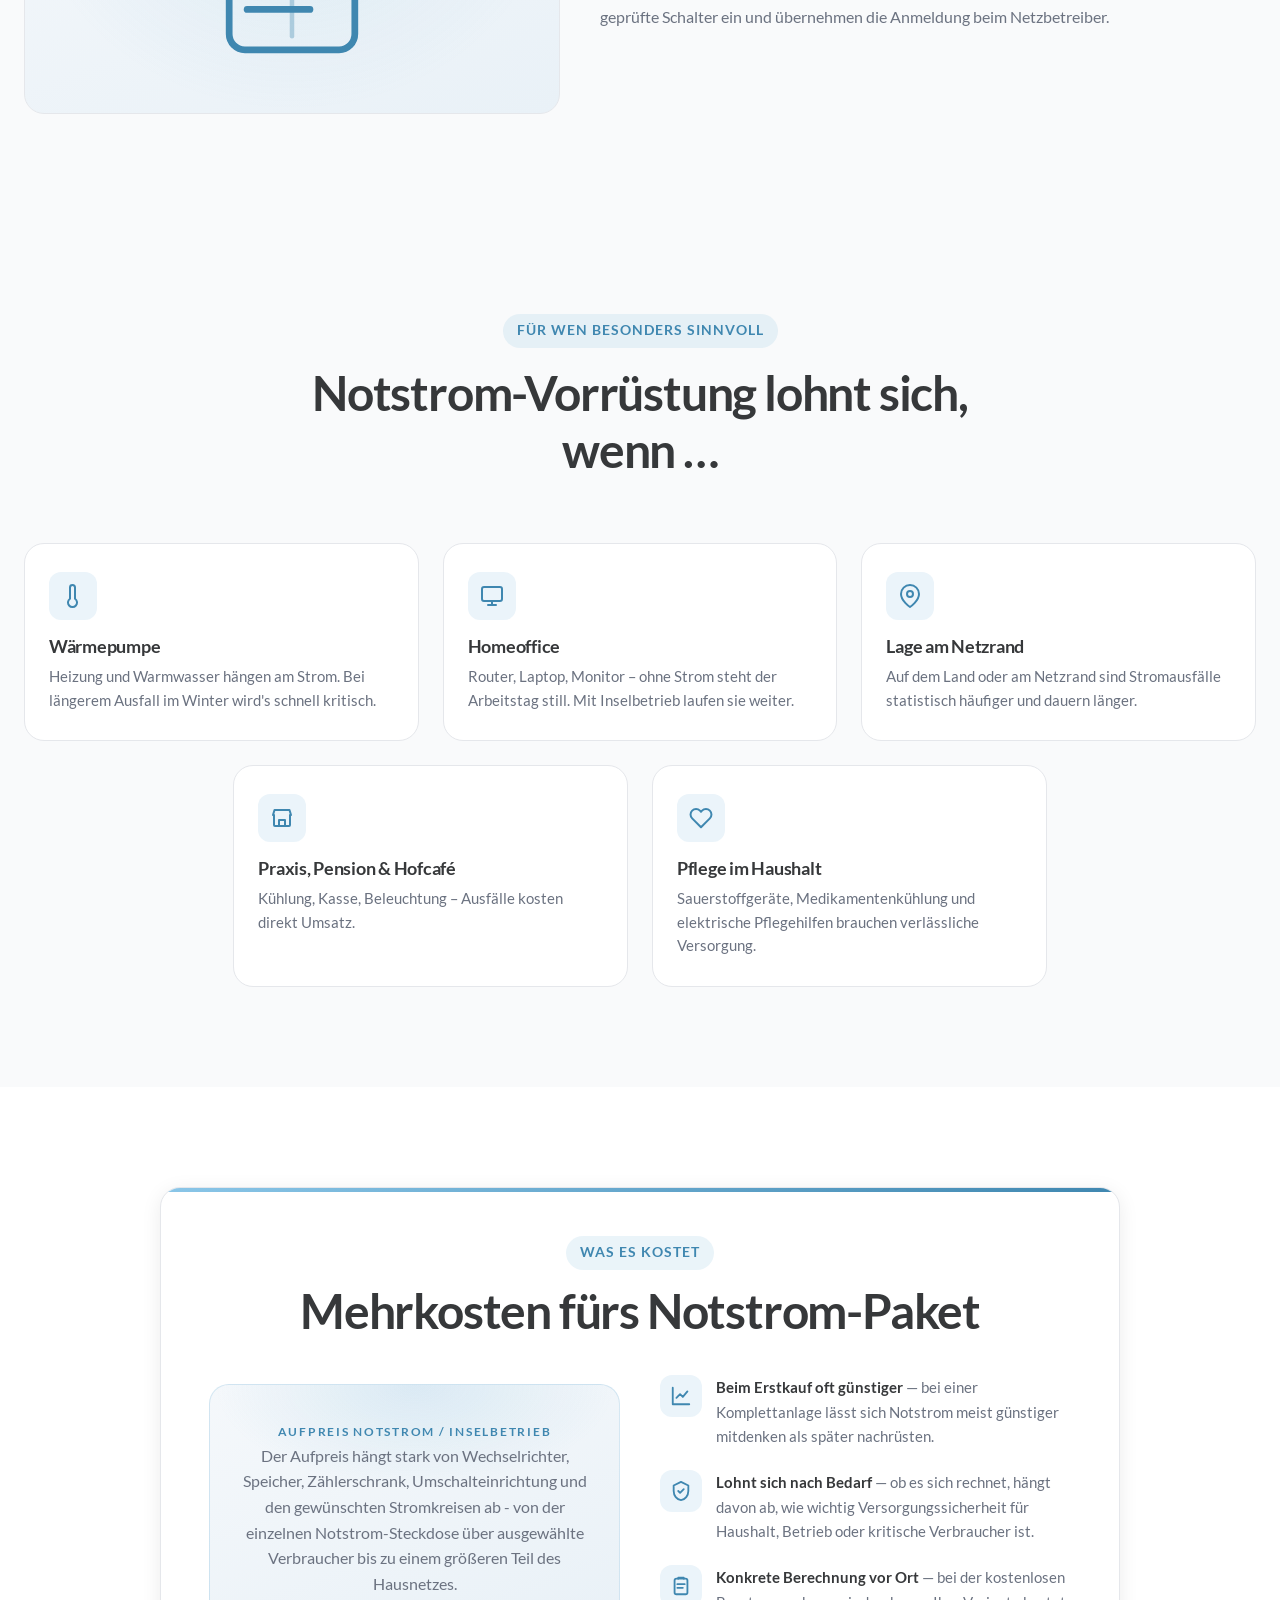
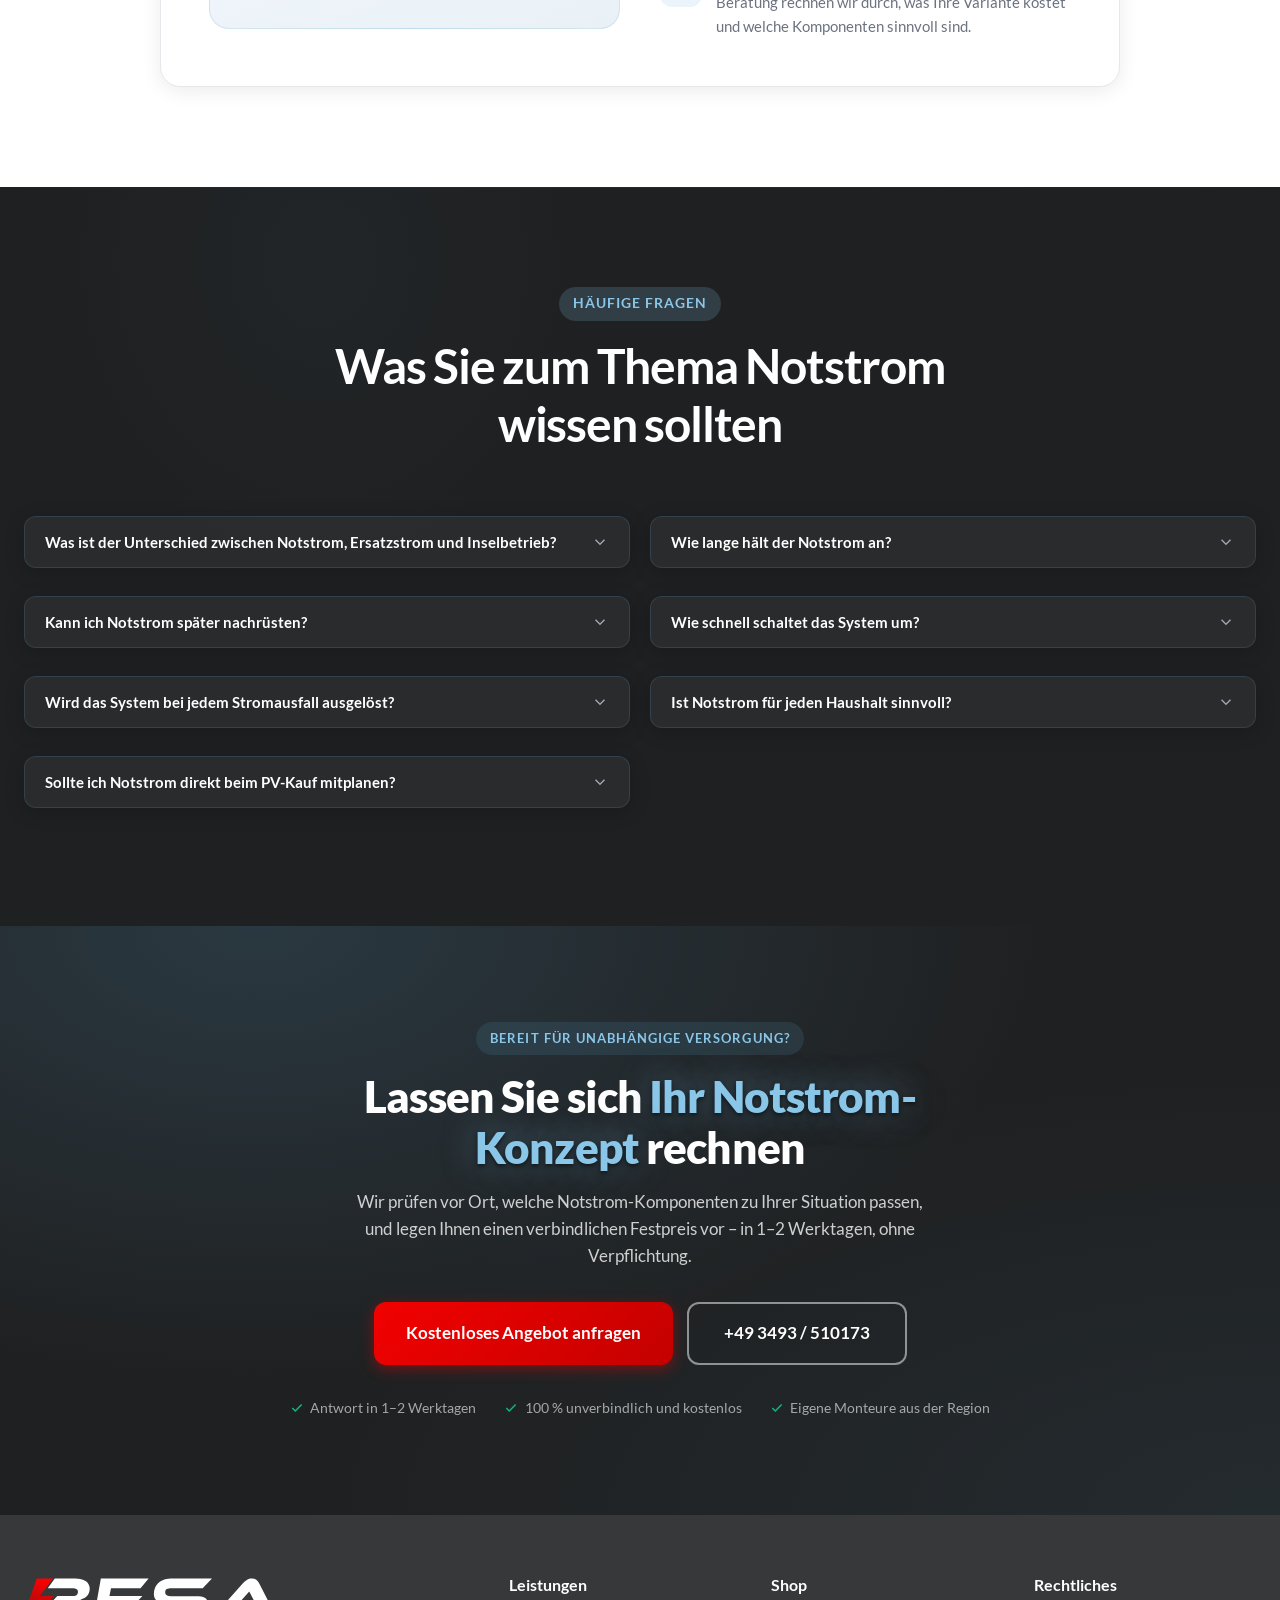
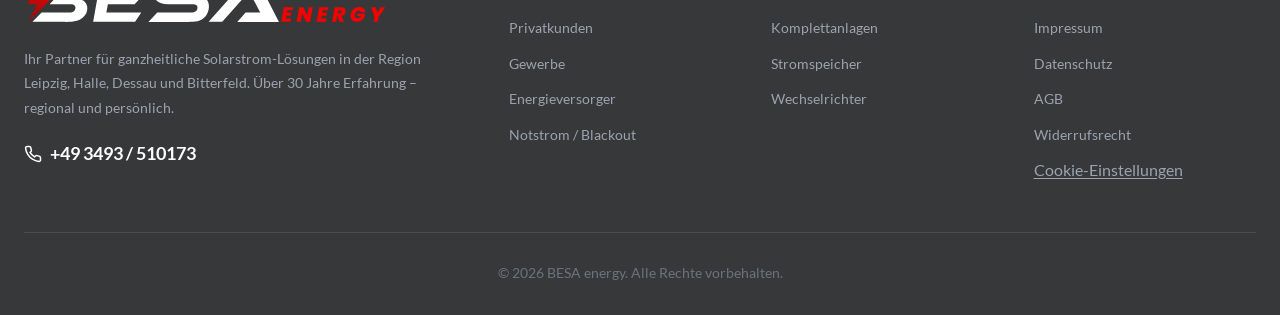
<file: notstrom.html>
<!DOCTYPE html>
<html lang="de">

<head>
    <meta charset="UTF-8">
    <meta name="viewport" content="width=device-width, initial-scale=1.0">
    <meta name="description"
        content="Notstrom, Ersatzstrom & Inselbetrieb mit PV-Anlage in Leipzig, Halle & Dessau. BESA plant Wechselrichter, Speicher, Umschaltung und Zählerschrank seriös - passend zu Ihren wichtigen Verbrauchern.">
    <meta name="keywords"
        content="Notstrom PV-Anlage, Blackout-Schutz Eigenheim, Inselbetrieb Solaranlage, Notstrom Sachsen-Anhalt, Stromausfall Solaranlage, Batteriespeicher Notstrom">
    <title>PV-Anlage mit Notstrom & Ersatzstrom | BESA energy</title>
    <link rel="icon" type="image/svg+xml" href="media/favicon.svg">
    <link rel="alternate icon" type="image/png" href="media/favicon-32.png">
    <link rel="apple-touch-icon" href="media/favicon-180.png">
    <link rel="canonical" href="https://besa.energy/notstrom.html">
    <!-- Lato lokal gehostet (DSGVO-konform) -->
    <link rel="preload" href="css/fonts/lato-400.woff2" as="font" type="font/woff2" crossorigin>
    <link rel="preload" href="css/fonts/lato-700.woff2" as="font" type="font/woff2" crossorigin>
    <link rel="stylesheet" href="css/styles.css?v=20260628">
    <link rel="stylesheet" href="css/cookie-banner.css?v=20260628">
    <link rel="stylesheet" href="css/subpage.css?v=20260628">
    <link rel="stylesheet" href="css/notstrom.css?v=20260628">
    <script type="application/ld+json">
    {
        "@context": "https://schema.org",
        "@type": "Service",
        "serviceType": "Notstrom- und Inselbetriebssystem für Photovoltaikanlagen",
        "provider": {
            "@type": "LocalBusiness",
            "name": "BESA energy",
            "telephone": "+493493510173",
            "areaServed": ["Leipzig", "Halle (Saale)", "Dessau-Roßlau", "Bitterfeld-Wolfen", "Muldestausee"]
        },
        "description": "Inselbetriebs-fähige PV-Komplettanlagen mit Batteriespeicher und Notstrom-Umschaltung. Bei Stromausfall versorgt das System Heizung, Kühlschrank, Licht und Internet autark weiter.",
        "offers": {
            "@type": "Offer",
            "priceCurrency": "EUR",
            "availability": "https://schema.org/InStock"
        }
    }
    </script>
</head>

<body>
    <!-- Header -->
    <header class="header" id="header">
        <div class="container">
            <a href="index.html" class="logo"><img src="media/logo.svg" alt="BESA energy"
                    class="logo-img"></a>
            <nav class="nav" id="nav">
                <a href="index.html">Start</a>
                <div class="nav-dropdown">
                    <a href="#">Leistungen <svg viewBox="0 0 24 24" fill="none" stroke="currentColor" stroke-width="2">
                            <polyline points="6 9 12 15 18 9"></polyline>
                        </svg></a>
                    <div class="dropdown-menu">
                        <a href="leistungen/privat.html"><svg viewBox="0 0 24 24" fill="none" stroke="currentColor"
                                stroke-width="2">
                                <path d="M3 9l9-7 9 7v11a2 2 0 0 1-2 2H5a2 2 0 0 1-2-2z"></path>
                                <polyline points="9 22 9 12 15 12 15 22"></polyline>
                            </svg> Privatkunden</a>
                        <a href="leistungen/gewerbe.html"><svg viewBox="0 0 24 24" fill="none" stroke="currentColor"
                                stroke-width="2">
                                <rect x="2" y="7" width="20" height="14" rx="2"></rect>
                                <path d="M16 21V5a2 2 0 0 0-2-2h-4a2 2 0 0 0-2 2v16"></path>
                            </svg> Gewerbe</a>
                        <a href="leistungen/energieversorger.html"><svg viewBox="0 0 24 24" fill="none" stroke="currentColor"
                                stroke-width="2">
                                <path d="M13 2L3 14h9l-1 8 10-12h-9l1-8z"></path>
                            </svg> Energieversorger</a>
                    </div>
                </div>
                <a href="notstrom.html" class="active">Notstrom</a>
                <a href="index.html#warum-besa-3">Warum BESA energy</a>
                <a href="karriere.html">Karriere</a>
            </nav>
            <div class="header-ctas">
                <a href="tel:+493493510173" class="header-phone"><svg viewBox="0 0 24 24" fill="none" stroke="currentColor" stroke-width="2" width="16" height="16">
                        <path d="M22 16.92v3a2 2 0 0 1-2.18 2 19.79 19.79 0 0 1-8.63-3.07 19.5 19.5 0 0 1-6-6 19.79 19.79 0 0 1-3.07-8.67A2 2 0 0 1 4.11 2h3a2 2 0 0 1 2 1.72c.127.96.361 1.903.7 2.81a2 2 0 0 1-.45 2.11L8.09 9.91a16 16 0 0 0 6 6l1.27-1.27a2 2 0 0 1 2.11-.45c.907.339 1.85.573 2.81.7A2 2 0 0 1 22 16.92z"></path>
                    </svg>+49 3493 / 510173</a>
                <a href="index.html#formular" class="btn btn-primary header-cta">Kostenloses Angebot</a>
            </div>
            <button class="mobile-menu-btn" id="mobile-menu-btn"
                aria-label="Menü"><span></span><span></span><span></span></button>
        </div>
    </header>

    <!-- Hero -->
    <section class="subpage-hero">
        <div class="subpage-hero-bg">
            <img src="media/hero-eigenheim-goldene-stunde.webp"
                alt="Eigenheim mit Photovoltaikanlage in der Abendsonne – Strom auch bei Netzausfall">
        </div>
        <div class="container">
            <span class="hero-badge"><svg viewBox="0 0 24 24" fill="none" stroke="currentColor" stroke-width="2"
                    width="16" height="16">
                    <path d="M13 2L3 14h9l-1 8 10-12h-9l1-8z"></path>
                </svg> Notstrom, Ersatzstrom & Inselbetrieb</span>
            <h1>PV-Anlage mit Notstrom in <span class="text-gradient">Leipzig, Halle & Dessau</span></h1>
            <p>Eine normale PV-Anlage schaltet bei Netzausfall ab. Wenn wichtige Verbraucher weiterlaufen sollen,
                müssen Wechselrichter, Speicher, Umschalteinrichtung, Zählerschrank und Elektroanschluss zusammen
                geplant werden. BESA legt diese Technik seriös aus - passend zu Ihrem Haus und Ihrem Sicherheitsbedarf.</p>
        </div>
    </section>

    <!-- BESA-Kompetenzverbund Notstrom (Felix-Merge 28.06.) -->
    <section class="content-section alt">
        <div class="container">
            <div class="section-header">
                <span class="section-label">BESA-Kompetenzverbund</span>
                <h2>Notstrom ist eine Elektroplanung, kein einzelner Schalter</h2>
                <p class="section-desc">Ob Notstrom-Steckdose, Ersatzstrom oder Inselbetrieb: Entscheidend ist, welche Verbraucher weiterlaufen sollen und ob die Technik sicher zum Hausnetz passt.</p>
            </div>
            <div class="content-grid">
                <article class="content-card">
                    <div class="content-card-icon" aria-hidden="true"><svg viewBox="0 0 24 24" fill="none" stroke="currentColor" stroke-width="2"><path d="M13 2L3 14h9l-1 8 10-12h-9l1-8z"/></svg></div>
                    <h3>Verbraucher priorisieren</h3>
                    <p>Heizung, Kühlschrank, Router, Homeoffice, Beleuchtung oder medizinische Geräte: Wir klären zuerst, was wirklich weiterlaufen soll.</p>
                </article>
                <article class="content-card">
                    <div class="content-card-icon" aria-hidden="true"><svg viewBox="0 0 24 24" fill="none" stroke="currentColor" stroke-width="2"><rect x="3" y="7" width="16" height="10" rx="2"/><path d="M19 11h2"/><path d="M7 11h4"/><path d="M13 11h2"/></svg></div>
                    <h3>Speicher richtig dimensionieren</h3>
                    <p>Die passende Speichergröße hängt vom Verbrauch, der gewünschten Laufzeit und der Frage ab, ob die PV-Anlage im Inselbetrieb nachladen soll.</p>
                </article>
                <article class="content-card">
                    <div class="content-card-icon" aria-hidden="true"><svg viewBox="0 0 24 24" fill="none" stroke="currentColor" stroke-width="2"><path d="M4 4h16v16H4z"/><path d="M8 9h8"/><path d="M8 13h8"/><path d="M8 17h5"/></svg></div>
                    <h3>Zählerschrank & Umschaltung prüfen</h3>
                    <p>Eine sichere Trennung vom Netz ist Pflicht. Wir prüfen Zählerschrank, Schutztechnik, Umschalteinrichtung und die passenden Stromkreise.</p>
                </article>
                <article class="content-card">
                    <div class="content-card-icon" aria-hidden="true"><svg viewBox="0 0 24 24" fill="none" stroke="currentColor" stroke-width="2"><path d="M12 2l7 4v6c0 5-3 8-7 10-4-2-7-5-7-10V6z"/><path d="M9 12l2 2 4-5"/></svg></div>
                    <h3>Sicher nach Regeln der Technik</h3>
                    <p>Notstrom darf niemanden im Haus oder am Netz gefährden. Deshalb planen wir Schutzkonzept, Dokumentation und Inbetriebnahme fachgerecht mit.</p>
                </article>
            </div>
        </div>
    </section>

    <!-- Was passiert bei einem Blackout? (übernommen aus alter Startseite) -->
    <section class="blackout-section" id="blackout">
        <div class="container">
            <div class="section-header">
                <span class="section-label">Notstrom & Blackout-Schutz</span>
                <h2>Was passiert bei einem Blackout?</h2>
                <p class="section-desc">
                    Eine normale PV-Anlage schaltet sich bei Netzausfall <strong>aus</strong> – aus Sicherheitsgründen.
                    Ein notstromfähiges System trennt Ihr Haus sicher vom Netz und versorgt ausgewählte Verbraucher weiter.
                </p>
            </div>

            <!-- Inselbetrieb Visualisierung -->
            <div class="blackout-inselbetrieb">
                <h3 class="blackout-steps-title">Zwei Häuser in derselben Straße - ein Unterschied.</h3>
                <div class="blackout-insel-grid">
                    <div class="blackout-insel-card blackout-insel-positive">
                        <div class="blackout-insel-img blackout-insel-img-diagram">
                            <img src="media/blackout-mit-inselbetrieb.svg"
                                alt="Diagramm: Solarmodul, Batteriespeicher und Haus arbeiten autark weiter - Stromnetz ist unterbrochen"
                                loading="lazy">
                        </div>
                        <div class="blackout-insel-body">
                            <h4>
                                <svg viewBox="0 0 24 24" fill="none" stroke="currentColor" stroke-width="2" width="20"
                                    height="20">
                                    <path d="M22 11.08V12a10 10 0 1 1-5.93-9.14"></path>
                                    <polyline points="22 4 12 14.01 9 11.01"></polyline>
                                </svg>
                                Mit Inselbetrieb
                            </h4>
                            <ul>
                                <li><strong>System erkennt Ausfall</strong> – automatische Umschaltung je nach Systemtyp</li>
                                <li><strong>Solaranlage bleibt aktiv</strong> – Versorgung durch Batterie &amp; Sonne</li>
                                <li><strong>Heizung läuft weiter</strong> – auch im Winter</li>
                                <li><strong>Kühlschrank bleibt kalt</strong>, Router und Licht funktionieren</li>
                                <li>Ausgewählte Verbraucher laufen weiter, bis Netzstrom wieder verfügbar ist</li>
                            </ul>
                        </div>
                    </div>
                    <div class="blackout-insel-card blackout-insel-negative">
                        <div class="blackout-insel-img blackout-insel-img-diagram">
                            <img src="media/blackout-ohne-inselbetrieb.svg"
                                alt="Diagramm: Solaranlage schaltet bei Netzausfall ab, kein Speicher, Haus dunkel"
                                loading="lazy">
                        </div>
                        <div class="blackout-insel-body">
                            <h4>
                                <svg viewBox="0 0 24 24" fill="none" stroke="currentColor" stroke-width="2" width="20"
                                    height="20">
                                    <circle cx="12" cy="12" r="10"></circle>
                                    <line x1="15" y1="9" x2="9" y2="15"></line>
                                    <line x1="9" y1="9" x2="15" y2="15"></line>
                                </svg>
                                Ohne Inselbetrieb
                            </h4>
                            <ul>
                                <li><strong>Stromnetz fällt aus</strong> – Blackout tritt ein</li>
                                <li><strong>Solaranlage schaltet ab</strong> – Sicherheitsabschaltung, keine Ladung möglich</li>
                                <li><strong>Heizung fällt aus</strong> – auch im Winter</li>
                                <li><strong>Kühlschrank taut ab</strong>, kein Internet, kein Telefon</li>
                                <li>Sie sitzen im Dunkeln – wie alle anderen</li>
                            </ul>
                        </div>
                    </div>
                </div>
            </div>
        </div>
    </section>

    <!-- Lamp-Statement 28.06. entfernt (Felix-Merge): zu absolutes Versprechen ("Ihr Haus bleibt hell"),
         Felix' Notstrom-Linie ist bewusst sachlich. -->

    <!-- So funktioniert das Inselbetriebssystem (übernommen aus alter Startseite) -->
    <section class="blackout-system-section" id="blackout-system">
        <div class="container">
            <div class="blackout-steps">
                <h3 class="blackout-steps-title">So funktioniert das Inselbetriebssystem</h3>
                <p class="blackout-steps-desc">In drei Schritten zur Unabhängigkeit.</p>
                <!-- vertikale Timeline statt Schritt-Karten -->
                <div class="nt-timeline">
                    <div class="nt-tl-step reveal">
                        <span class="nt-tl-marker">
                            <svg viewBox="0 0 24 24" fill="none" stroke="currentColor" stroke-width="1.5">
                                <rect x="2" y="8" width="20" height="12" rx="1"></rect>
                                <line x1="7" y1="8" x2="7" y2="20"></line>
                                <line x1="12" y1="8" x2="12" y2="20"></line>
                                <line x1="17" y1="8" x2="17" y2="20"></line>
                                <line x1="2" y1="14" x2="22" y2="14"></line>
                                <circle cx="12" cy="3" r="1" fill="currentColor"></circle>
                            </svg>
                        </span>
                        <span class="nt-tl-num">1</span>
                        <h4>Sensor erkennt Ausfall</h4>
                        <p>Bei Netzunterbrechung reagiert das System in Millisekunden – schneller, als das Licht flackern kann.</p>
                    </div>
                    <div class="nt-tl-step reveal">
                        <span class="nt-tl-marker">
                            <svg viewBox="0 0 24 24" fill="none" stroke="currentColor" stroke-width="1.5">
                                <rect x="3" y="6" width="16" height="12" rx="2"></rect>
                                <line x1="21" y1="10" x2="21" y2="14" stroke-width="2"></line>
                                <rect x="5" y="9" width="2.5" height="6" rx="0.5" fill="currentColor"></rect>
                                <rect x="9" y="9" width="2.5" height="6" rx="0.5" fill="currentColor"></rect>
                                <rect x="13" y="9" width="2.5" height="6" rx="0.5" fill="currentColor" opacity="0.4"></rect>
                            </svg>
                        </span>
                        <span class="nt-tl-num">2</span>
                        <h4>Inselbetrieb springt an</h4>
                        <p>Batterie und Solaranlage versorgen Ihr Haus autark weiter – Heizung, Kühlschrank, Licht laufen wie gewohnt.</p>
                    </div>
                    <div class="nt-tl-step reveal">
                        <span class="nt-tl-marker">
                            <svg viewBox="0 0 24 24" fill="none" stroke="currentColor" stroke-width="1.5">
                                <rect x="4" y="7" width="16" height="10" rx="5"></rect>
                                <circle cx="15" cy="12" r="3.5" fill="currentColor"></circle>
                            </svg>
                        </span>
                        <span class="nt-tl-num">3</span>
                        <h4>Netz kommt zurück</h4>
                        <p>Sobald das Stromnetz wieder aktiv ist, schaltet das System automatisch in den Normalbetrieb zurück – als hätte es nie einen Ausfall gegeben.</p>
                    </div>
                </div>
            </div>
        </div>
    </section>

    <!-- Was Sie für Inselbetrieb brauchen -->
    <!-- getönter Hintergrund (subpage-content-alt) → visuelle Trennung zur weißen Timeline darüber -->
    <section class="subpage-content-section subpage-content-alt">
        <div class="container">
            <div class="section-header">
                <span class="section-label">Komponenten</span>
                <h2>Was Ihre Anlage notstromfähig macht</h2>
                <p class="section-desc">Nicht jede PV-Anlage kann Inselbetrieb. Drei Bausteine entscheiden – wir kombinieren sie in einem aufeinander abgestimmten System.</p>
            </div>
            <!-- alternierende SVG-Text-Zeilen statt Karten-Grid -->
            <div class="nt-feature-rows">
                <article class="nt-feature-row reveal">
                    <div class="nt-feature-visual">
                        <svg viewBox="0 0 120 120" fill="none" stroke="currentColor" stroke-width="3" stroke-linecap="round" stroke-linejoin="round" aria-hidden="true">
                            <rect x="30" y="16" width="60" height="80" rx="8"/>
                            <line x1="52" y1="16" x2="68" y2="16" stroke-width="4"/>
                            <rect x="40" y="27" width="40" height="20" rx="3"/>
                            <path d="M45 37c2-5 3.5-5 5.5 0s3.5 5 5.5 0 3.5-5 5.5 0 3.5 5 5.5 0" stroke-width="2.2"/>
                            <circle cx="44" cy="58" r="2.6" fill="currentColor" stroke="none"/>
                            <circle cx="53" cy="58" r="2.6" fill="currentColor" stroke="none" opacity="0.4"/>
                            <line x1="40" y1="70" x2="80" y2="70"/>
                            <line x1="40" y1="79" x2="80" y2="79"/>
                            <line x1="40" y1="88" x2="66" y2="88"/>
                            <line x1="46" y1="96" x2="46" y2="106"/>
                            <line x1="60" y1="96" x2="60" y2="106"/>
                            <line x1="74" y1="96" x2="74" y2="106"/>
                        </svg>
                    </div>
                    <div class="nt-feature-text">
                        <span class="nt-step-badge">1</span>
                        <h3>Inselbetriebs-fähiger Wechselrichter</h3>
                        <p>Der Wechselrichter ist das Gehirn der Anlage. Inselbetriebs-fähige Modelle (z.&nbsp;B. SOLAX, SMA Sunny Boy Storage, Fronius GEN24) erkennen den Netzausfall automatisch und schalten in den Ersatzstrom-Modus um – ohne dass Sie etwas tun müssen.</p>
                    </div>
                </article>
                <article class="nt-feature-row reveal">
                    <div class="nt-feature-visual">
                        <svg viewBox="0 0 120 120" fill="none" stroke="currentColor" stroke-width="3" stroke-linecap="round" stroke-linejoin="round" aria-hidden="true">
                            <rect x="34" y="14" width="52" height="92" rx="8"/>
                            <line x1="34" y1="42" x2="86" y2="42"/>
                            <path d="M63 19l-11 15h9l-3 13 14-17h-9z" fill="currentColor" stroke="none"/>
                            <rect x="44" y="53" width="32" height="7" rx="3.5" fill="currentColor" stroke="none"/>
                            <rect x="44" y="66" width="32" height="7" rx="3.5" fill="currentColor" stroke="none"/>
                            <rect x="44" y="79" width="32" height="7" rx="3.5" fill="currentColor" stroke="none" opacity="0.35"/>
                        </svg>
                    </div>
                    <div class="nt-feature-text">
                        <span class="nt-step-badge">2</span>
                        <h3>Batteriespeicher mit Notstrom-Funktion</h3>
                        <p>Der Speicher liefert die Energie, wenn die Sonne nicht scheint. Wir empfehlen die Größe nach den Verbrauchern, die weiterlaufen sollen - zum Beispiel Heizung, Kühlung, Router, Homeoffice oder medizinische Geräte. Bei größerem Bedarf skalieren wir entsprechend.</p>
                    </div>
                </article>
                <article class="nt-feature-row reveal">
                    <div class="nt-feature-visual">
                        <svg viewBox="0 0 120 120" fill="none" stroke="currentColor" stroke-width="3" stroke-linecap="round" stroke-linejoin="round" aria-hidden="true">
                            <rect x="32" y="14" width="56" height="92" rx="7"/>
                            <line x1="60" y1="20" x2="60" y2="100" opacity="0.35" stroke-width="2"/>
                            <circle cx="46" cy="42" r="11"/>
                            <line x1="46" y1="42" x2="46" y2="33"/>
                            <circle cx="46" cy="64" r="2.6" fill="currentColor" stroke="none"/>
                            <rect x="68" y="34" width="12" height="9" rx="2"/>
                            <rect x="68" y="48" width="12" height="9" rx="2"/>
                            <line x1="40" y1="78" x2="80" y2="78"/>
                            <line x1="40" y1="88" x2="68" y2="88"/>
                        </svg>
                    </div>
                    <div class="nt-feature-text">
                        <span class="nt-step-badge">3</span>
                        <h3>Notstrom-Umschalteinrichtung</h3>
                        <p>Eine kleine Box im Zählerschrank trennt Ihr Hausnetz vom öffentlichen Netz, sobald dieses ausfällt. Pflicht, damit niemand bei Netzarbeiten am eigenen Strom verletzt wird. Wir setzen geprüfte Schalter ein und übernehmen die Anmeldung beim Netzbetreiber.</p>
                    </div>
                </article>
            </div>
        </div>
    </section>

    <!-- Zahlen-Band — dunkler Bruch mit animierten Zählern -->
    <!-- Zahlen-Band 28.06. entfernt (Felix-Merge): enthielt zu konkrete Werte (feste Umschaltzeit,
         feste autarke Laufzeit); Felix' Notstrom-Linie ist bewusst sachlich, kein Zahlen-Band. -->

    <!-- Für wen lohnt es sich -->
    <!-- Für wen sinnvoll — Karten-Grid (15.06.2026: aus 2-spaltigem split-grid umgebaut) -->
    <section class="subpage-content-section subpage-content-alt">
        <div class="container">
            <div class="section-header centered">
                <span class="section-label">Für wen besonders sinnvoll</span>
                <h2>Notstrom-Vorrüstung lohnt sich, wenn …</h2>
            </div>
            <div class="usecase-grid">
                <article class="usecase-card">
                    <div class="usecase-icon"><svg viewBox="0 0 24 24" fill="none" stroke="currentColor" stroke-width="2" stroke-linecap="round" stroke-linejoin="round"><path d="M14 14.76V3.5a2.5 2.5 0 0 0-5 0v11.26a4.5 4.5 0 1 0 5 0z"/></svg></div>
                    <h3>Wärmepumpe</h3>
                    <p>Heizung und Warmwasser hängen am Strom. Bei längerem Ausfall im Winter wird's schnell kritisch.</p>
                </article>
                <article class="usecase-card">
                    <div class="usecase-icon"><svg viewBox="0 0 24 24" fill="none" stroke="currentColor" stroke-width="2" stroke-linecap="round" stroke-linejoin="round"><rect x="2" y="3" width="20" height="14" rx="2"/><line x1="8" y1="21" x2="16" y2="21"/><line x1="12" y1="17" x2="12" y2="21"/></svg></div>
                    <h3>Homeoffice</h3>
                    <p>Router, Laptop, Monitor – ohne Strom steht der Arbeitstag still. Mit Inselbetrieb laufen sie weiter.</p>
                </article>
                <article class="usecase-card">
                    <div class="usecase-icon"><svg viewBox="0 0 24 24" fill="none" stroke="currentColor" stroke-width="2" stroke-linecap="round" stroke-linejoin="round"><path d="M21 10c0 7-9 13-9 13s-9-6-9-13a9 9 0 0 1 18 0z"/><circle cx="12" cy="10" r="3"/></svg></div>
                    <h3>Lage am Netzrand</h3>
                    <p>Auf dem Land oder am Netzrand sind Stromausfälle statistisch häufiger und dauern länger.</p>
                </article>
                <article class="usecase-card">
                    <div class="usecase-icon"><svg viewBox="0 0 24 24" fill="none" stroke="currentColor" stroke-width="2" stroke-linecap="round" stroke-linejoin="round"><path d="M3 9l1.5-5h15L21 9"/><path d="M4 9v10a1 1 0 0 0 1 1h14a1 1 0 0 0 1-1V9"/><path d="M9 20v-6h6v6"/></svg></div>
                    <h3>Praxis, Pension &amp; Hofcafé</h3>
                    <p>Kühlung, Kasse, Beleuchtung – Ausfälle kosten direkt Umsatz.</p>
                </article>
                <article class="usecase-card">
                    <div class="usecase-icon"><svg viewBox="0 0 24 24" fill="none" stroke="currentColor" stroke-width="2" stroke-linecap="round" stroke-linejoin="round"><path d="M20.84 4.61a5.5 5.5 0 0 0-7.78 0L12 5.67l-1.06-1.06a5.5 5.5 0 1 0-7.78 7.78L12 21.23l8.84-8.84a5.5 5.5 0 0 0 0-7.78z"/></svg></div>
                    <h3>Pflege im Haushalt</h3>
                    <p>Sauerstoffgeräte, Medikamentenkühlung und elektrische Pflegehilfen brauchen verlässliche Versorgung.</p>
                </article>
            </div>
        </div>
    </section>

    <!-- Was es kostet — eigenständige Info-Box (15.06.2026: aus split-grid umgebaut) -->
    <section class="subpage-content-section">
        <div class="container">
            <!-- zweispaltige Kosten-Karte mit Preisspannen-Skala + Argument-Punkten -->
            <div class="nt-cost">
                <div class="nt-cost-head">
                    <span class="section-label">Was es kostet</span>
                    <h2>Mehrkosten fürs Notstrom-Paket</h2>
                </div>
                <div class="nt-cost-body">
                    <div class="nt-cost-panel">
                        <span class="nt-cost-eyebrow">Aufpreis Notstrom / Inselbetrieb</span>
                        <p>Der Aufpreis hängt stark von Wechselrichter, Speicher, Zählerschrank, Umschalteinrichtung und den gewünschten Stromkreisen ab - von der einzelnen Notstrom-Steckdose über ausgewählte Verbraucher bis zu einem größeren Teil des Hausnetzes.</p>
                    </div>
                    <ul class="nt-cost-points">
                        <li>
                            <span class="nt-cost-ico"><svg viewBox="0 0 24 24" fill="none" stroke="currentColor" stroke-width="2" stroke-linecap="round" stroke-linejoin="round"><path d="M3 3v18h18"/><path d="M7 14l4-4 3 3 5-6"/></svg></span>
                            <div><strong>Beim Erstkauf oft günstiger</strong> — bei einer Komplettanlage lässt sich Notstrom meist günstiger mitdenken als später nachrüsten.</div>
                        </li>
                        <li>
                            <span class="nt-cost-ico"><svg viewBox="0 0 24 24" fill="none" stroke="currentColor" stroke-width="2" stroke-linecap="round" stroke-linejoin="round"><path d="M12 2 4 6v6c0 5 3.4 9.4 8 10 4.6-.6 8-5 8-10V6z"/><path d="M9 12l2 2 4-4"/></svg></span>
                            <div><strong>Lohnt sich nach Bedarf</strong> — ob es sich rechnet, hängt davon ab, wie wichtig Versorgungssicherheit für Haushalt, Betrieb oder kritische Verbraucher ist.</div>
                        </li>
                        <li>
                            <span class="nt-cost-ico"><svg viewBox="0 0 24 24" fill="none" stroke="currentColor" stroke-width="2" stroke-linecap="round" stroke-linejoin="round"><rect x="5" y="4" width="14" height="17" rx="2"/><path d="M9 4V3h6v1"/><line x1="8" y1="10" x2="16" y2="10"/><line x1="8" y1="14" x2="14" y2="14"/></svg></span>
                            <div><strong>Konkrete Berechnung vor Ort</strong> — bei der kostenlosen Beratung rechnen wir durch, was Ihre Variante kostet und welche Komponenten sinnvoll sind.</div>
                        </li>
                    </ul>
                </div>
            </div>
        </div>
    </section>

    <!-- FAQ Notstrom-spezifisch -->
    <section class="faq-section">
        <div class="container">
            <div class="section-header">
                <span class="section-label">Häufige Fragen</span>
                <h2>Was Sie zum Thema Notstrom wissen sollten</h2>
            </div>
            <div class="faq-list">
                <div class="faq-item">
                    <button class="faq-question"><span>Was ist der Unterschied zwischen Notstrom, Ersatzstrom und Inselbetrieb?</span>
                        <svg class="faq-icon" viewBox="0 0 24 24" fill="none" stroke="currentColor" stroke-width="2"><polyline points="6 9 12 15 18 9"></polyline></svg>
                    </button>
                    <div class="faq-answer">
                        <p>Eine Notstrom-Steckdose versorgt meist nur einzelne Geräte. Ersatzstrom kann ausgewählte Stromkreise im Haus weiter betreiben. Inselbetrieb bedeutet: Die Anlage trennt Ihr Haus sicher vom öffentlichen Netz und versorgt definierte Verbraucher über Speicher und, bei Sonne, über die PV-Anlage weiter. Welche Variante sinnvoll ist, hängt davon ab, was bei Ihnen wirklich weiterlaufen muss.</p>
                    </div>
                </div>
                <div class="faq-item">
                    <button class="faq-question"><span>Wie lange hält der Notstrom an?</span>
                        <svg class="faq-icon" viewBox="0 0 24 24" fill="none" stroke="currentColor" stroke-width="2"><polyline points="6 9 12 15 18 9"></polyline></svg>
                    </button>
                    <div class="faq-answer">
                        <p>Das hängt von Speichergröße, Stromverbrauch, Jahreszeit und den freigegebenen Stromkreisen ab. Ein passend dimensionierter Speicher kann eine sparsame Grundversorgung wie Licht, Kühlschrank, Router oder Heizungssteuerung überbrücken. Wenn tagsüber genug Sonne vorhanden ist, kann die Solaranlage nachladen; im Winter und bei hohem Verbrauch verkürzt sich die Laufzeit deutlich.</p>
                    </div>
                </div>
                <div class="faq-item">
                    <button class="faq-question"><span>Kann ich Notstrom später nachrüsten?</span>
                        <svg class="faq-icon" viewBox="0 0 24 24" fill="none" stroke="currentColor" stroke-width="2"><polyline points="6 9 12 15 18 9"></polyline></svg>
                    </button>
                    <div class="faq-answer">
                        <p>Grundsätzlich ja – wenn der vorhandene Wechselrichter inselbetriebs-fähig ist. Sonst muss er getauscht werden, was die Nachrüstung teurer macht als die direkte Vorrüstung beim Erstkauf. Bei der Vor-Ort-Beratung schauen wir uns Ihre bestehende Anlage an und sagen ehrlich, was möglich und sinnvoll ist.</p>
                    </div>
                </div>
                <div class="faq-item">
                    <button class="faq-question"><span>Wie schnell schaltet das System um?</span>
                        <svg class="faq-icon" viewBox="0 0 24 24" fill="none" stroke="currentColor" stroke-width="2"><polyline points="6 9 12 15 18 9"></polyline></svg>
                    </button>
                    <div class="faq-answer">
                        <p>Die Umschaltzeit hängt vom Wechselrichter, der Umschalteinrichtung und der gewählten Notstromvariante ab. Manche Systeme arbeiten nahezu unterbrechungsfrei, andere haben eine kurze Unterbrechung. Für Server, Medizintechnik oder sehr empfindliche Verbraucher prüfen wir gesondert, ob zusätzlich eine USV sinnvoll ist.</p>
                    </div>
                </div>
                <div class="faq-item">
                    <button class="faq-question"><span>Wird das System bei jedem Stromausfall ausgelöst?</span>
                        <svg class="faq-icon" viewBox="0 0 24 24" fill="none" stroke="currentColor" stroke-width="2"><polyline points="6 9 12 15 18 9"></polyline></svg>
                    </button>
                    <div class="faq-answer">
                        <p>Ja – das ist automatisch. Sobald das Netz ausfällt oder unzulässig schwankt, trennt die Notstrom-Umschalteinrichtung Ihr Haus vom öffentlichen Netz und der Inselbetrieb startet. Wenn das Netz zurückkommt, synchronisiert das System sich kurz und schaltet zurück in den Normalbetrieb. Sie müssen nichts drücken, nichts umlegen.</p>
                    </div>
                </div>
                <div class="faq-item">
                    <button class="faq-question"><span>Ist Notstrom für jeden Haushalt sinnvoll?</span>
                        <svg class="faq-icon" viewBox="0 0 24 24" fill="none" stroke="currentColor" stroke-width="2"><polyline points="6 9 12 15 18 9"></polyline></svg>
                    </button>
                    <div class="faq-answer">
                        <p>Nein. Seriöse Notstromplanung ist kein Angstverkauf, sondern eine Prioritätenfrage. Wenn Heizung, Kühlung, Internet, Homeoffice oder medizinische Geräte für Sie kritisch sind, lohnt sich die Vorrüstung. Wenn ein kurzer Ausfall für Sie unproblematisch ist, reicht oft eine normale PV-Anlage ohne Ersatzstromfunktion. Wir sagen Ihnen ehrlich, welche Variante zu Ihrem Haushalt passt.</p>
                    </div>
                </div>
                <div class="faq-item">
                    <button class="faq-question"><span>Sollte ich Notstrom direkt beim PV-Kauf mitplanen?</span>
                        <svg class="faq-icon" viewBox="0 0 24 24" fill="none" stroke="currentColor" stroke-width="2"><polyline points="6 9 12 15 18 9"></polyline></svg>
                    </button>
                    <div class="faq-answer">
                        <p>Ja, wenn Versorgungssicherheit für Sie wichtig ist. Später nachrüsten geht oft, ist aber abhängig vom vorhandenen Wechselrichter, Speicher, Zählerschrank und der gewünschten Umschaltung. Wenn wir Notstrom direkt mitdenken, können wir Wechselrichter, Speichergröße und Stromkreise sauber vorbereiten - auch dann, wenn Sie die Funktion erst später aktiv nutzen möchten.</p>
                    </div>
                </div>
            </div>
        </div>
    </section>

    <!-- CTA -->
    <section class="subpage-cta">
        <div class="container">
            <span class="section-label">Bereit für unabhängige Versorgung?</span>
            <h2>Lassen Sie sich <span class="text-gradient">Ihr Notstrom-Konzept</span> rechnen</h2>
            <p class="cta-lead">Wir prüfen vor Ort, welche Notstrom-Komponenten zu Ihrer Situation passen, und legen Ihnen einen verbindlichen Festpreis vor – in 1–2 Werktagen, ohne Verpflichtung.</p>
            <div class="subpage-cta-actions">
                <a href="index.html#formular" class="btn btn-primary btn-large">Kostenloses Angebot anfragen</a>
                <a href="tel:+493493510173" class="btn btn-outline-white btn-large">+49 3493 / 510173</a>
            </div>
            <div class="subpage-cta-trust">
                <span><svg viewBox="0 0 24 24" fill="none" stroke="currentColor" stroke-width="2.5" aria-hidden="true"><polyline points="20 6 9 17 4 12"></polyline></svg>Antwort in 1–2 Werktagen</span>
                <span><svg viewBox="0 0 24 24" fill="none" stroke="currentColor" stroke-width="2.5" aria-hidden="true"><polyline points="20 6 9 17 4 12"></polyline></svg>100&nbsp;% unverbindlich und kostenlos</span>
                <span><svg viewBox="0 0 24 24" fill="none" stroke="currentColor" stroke-width="2.5" aria-hidden="true"><polyline points="20 6 9 17 4 12"></polyline></svg>Eigene Monteure aus der Region</span>
            </div>
        </div>
    </section>

    <!-- Footer -->
    <footer class="footer">
        <div class="container">
            <div class="footer-grid">
                <div class="footer-brand"><a href="index.html" class="logo"><img
                            src="media/logo-white.svg" alt="BESA energy" class="logo-img logo-white"></a>
                    <p>Ihr Partner für ganzheitliche Solarstrom-Lösungen in der Region Leipzig, Halle, Dessau und Bitterfeld. Über 30 Jahre Erfahrung – regional und persönlich.</p>
                    <div class="footer-contact"><a href="tel:+493493510173" class="footer-phone"><svg
                                viewBox="0 0 24 24" fill="none" stroke="currentColor" stroke-width="2" width="18"
                                height="18">
                                <path
                                    d="M22 16.92v3a2 2 0 0 1-2.18 2 19.79 19.79 0 0 1-8.63-3.07 19.5 19.5 0 0 1-6-6 19.79 19.79 0 0 1-3.07-8.67A2 2 0 0 1 4.11 2h3a2 2 0 0 1 2 1.72c.127.96.361 1.903.7 2.81a2 2 0 0 1-.45 2.11L8.09 9.91a16 16 0 0 0 6 6l1.27-1.27a2 2 0 0 1 2.11-.45c.907.339 1.85.573 2.81.7A2 2 0 0 1 22 16.92z">
                                </path>
                            </svg>+49 3493 / 510173</a></div>
                </div>
                <div class="footer-links">
                    <h4>Leistungen</h4>
                    <ul>
                        <li><a href="leistungen/privat.html">Privatkunden</a></li>
                        <li><a href="leistungen/gewerbe.html">Gewerbe</a></li>
                        <li><a href="leistungen/energieversorger.html">Energieversorger</a></li>
                        <li><a href="notstrom.html">Notstrom / Blackout</a></li>
                    </ul>
                </div>
                <div class="footer-links">
                    <h4>Shop</h4>
                    <ul>
                        <li><a
                                href="https://besa.energy/shop/photovoltaikanlage-mit-speicher-komplettpaket">Komplettanlagen</a>
                        </li>
                        <li><a href="https://besa.energy/shop/Batteriespeicher">Stromspeicher</a></li>
                        <li><a href="https://besa.energy/shop/wechselrichter">Wechselrichter</a></li>
                    </ul>
                </div>
                <div class="footer-links">
                    <h4>Rechtliches</h4>
                    <ul>
                        <li><a href="impressum.html">Impressum</a></li>
                        <li><a href="datenschutz.html">Datenschutz</a></li>
                        <li><a href="agb.html">AGB</a></li>
                        <li><a href="widerruf.html">Widerrufsrecht</a></li>
                        <li><button type="button" class="cookie-settings-link" data-cookie-settings>Cookie-Einstellungen</button></li>
                    </ul>
                </div>
            </div>
            <div class="footer-bottom">
                <p>&copy; 2026 BESA energy. Alle Rechte vorbehalten.</p>
            </div>
        </div>
    </footer>

    <script src="js/cookie-consent.js?v=20260628"></script>
    <script src="js/main.js?v=20260628"></script>
    <!-- eigener Reveal + Zähler (scoped). main.js beobachtet nur seine
         eigene Selektor-Liste, daher aktivieren wir die neuen Sektionen selbst. -->
    <script>
    (function () {
        // 1) Reveal für die Sektions-Elemente
        var reveals = document.querySelectorAll('.nt-tl-step, .nt-feature-row');
        if ('IntersectionObserver' in window) {
            var ro = new IntersectionObserver(function (es) {
                es.forEach(function (e) {
                    if (e.isIntersecting) { e.target.classList.add('active'); ro.unobserve(e.target); }
                });
            }, { threshold: 0.15 });
            reveals.forEach(function (el) { ro.observe(el); });
        } else {
            reveals.forEach(function (el) { el.classList.add('active'); });
        }
    })();
    (function () {
        // 2) Zähler fürs Zahlen-Band
        var nums = document.querySelectorAll('.nt-stat-num[data-count]');
        if (!nums.length || !('IntersectionObserver' in window)) return;
        var io = new IntersectionObserver(function (entries) {
            entries.forEach(function (e) {
                if (!e.isIntersecting) return;
                var el = e.target, target = parseFloat(el.dataset.count), suffix = el.dataset.suffix || '', dur = 1300, start = 0;
                function step(ts) {
                    if (!start) start = ts;
                    var p = Math.min((ts - start) / dur, 1);
                    var eased = 0.5 - Math.cos(p * Math.PI) / 2;
                    el.textContent = Math.round(target * eased) + suffix;
                    if (p < 1) requestAnimationFrame(step);
                }
                requestAnimationFrame(step);
                io.unobserve(el);
            });
        }, { threshold: 0.5 });
        nums.forEach(function (n) { io.observe(n); });
    })();
    </script>
</body>

</html>
</file>
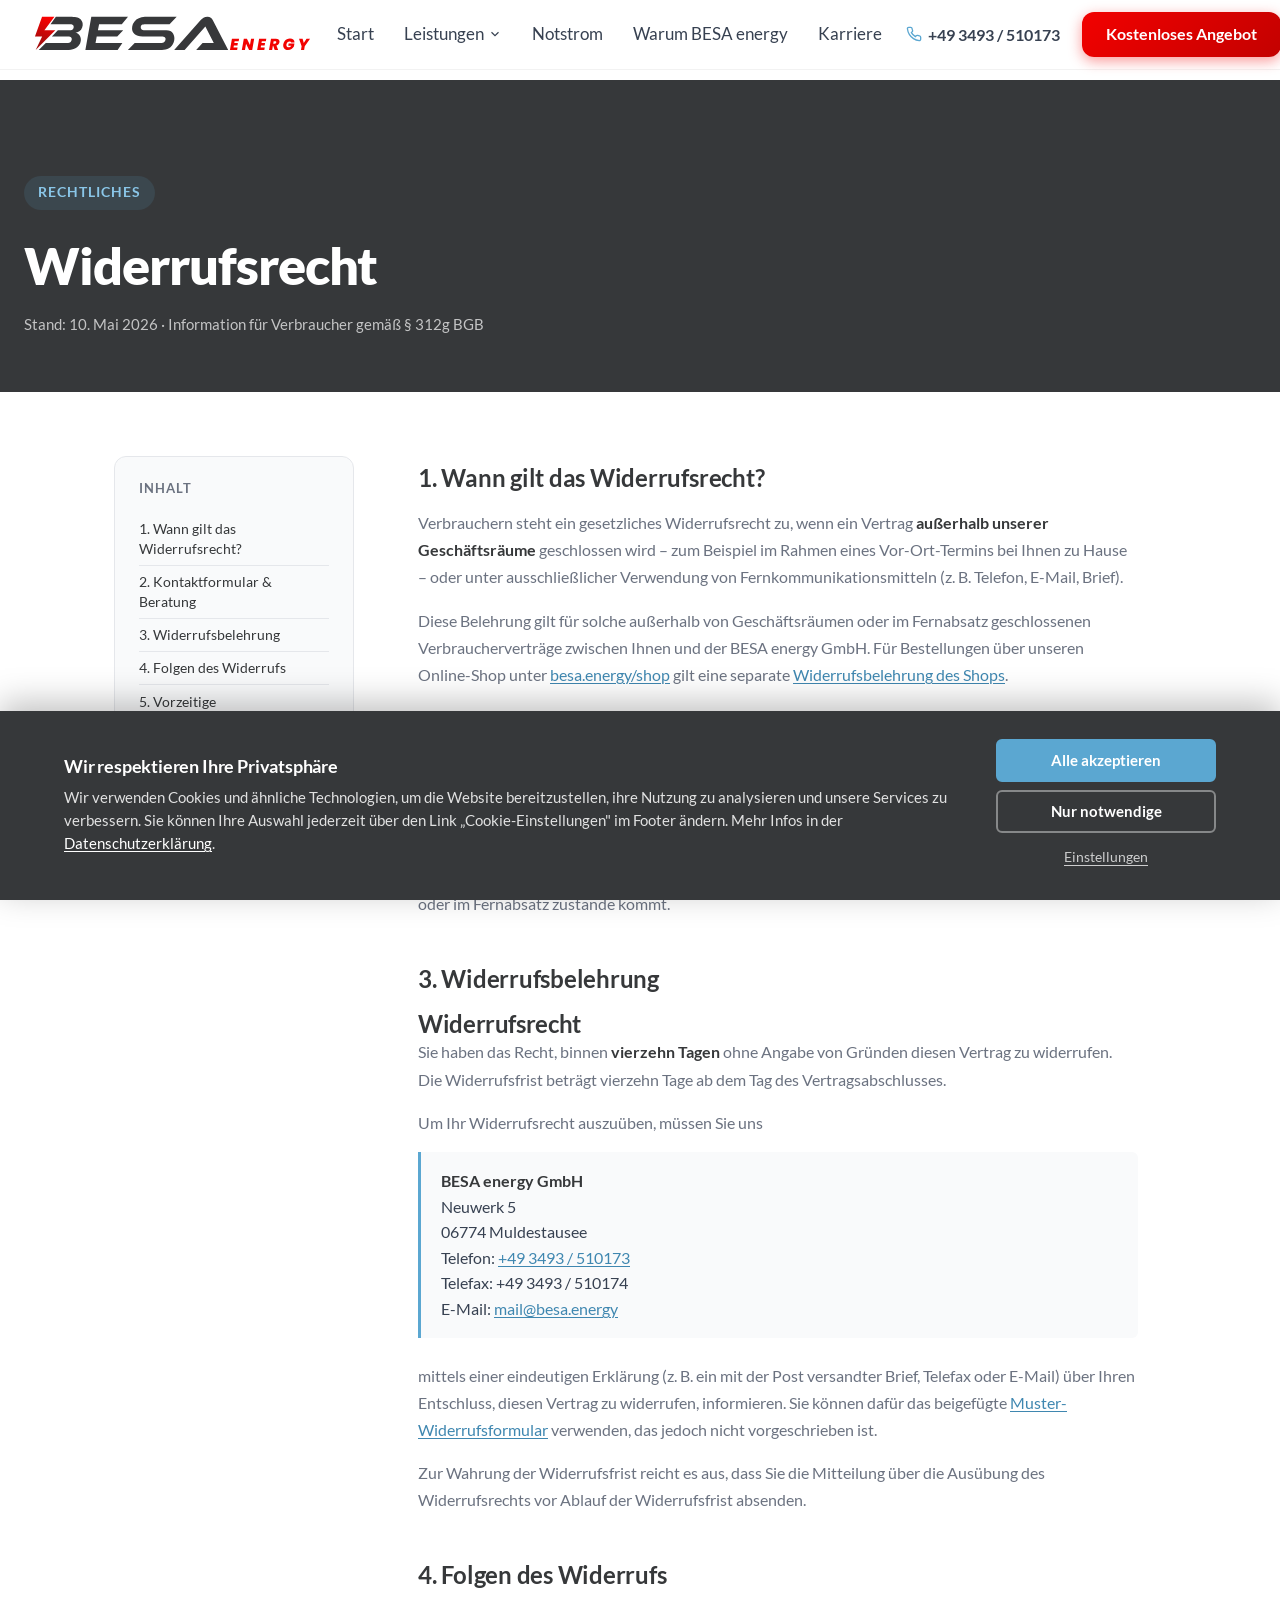
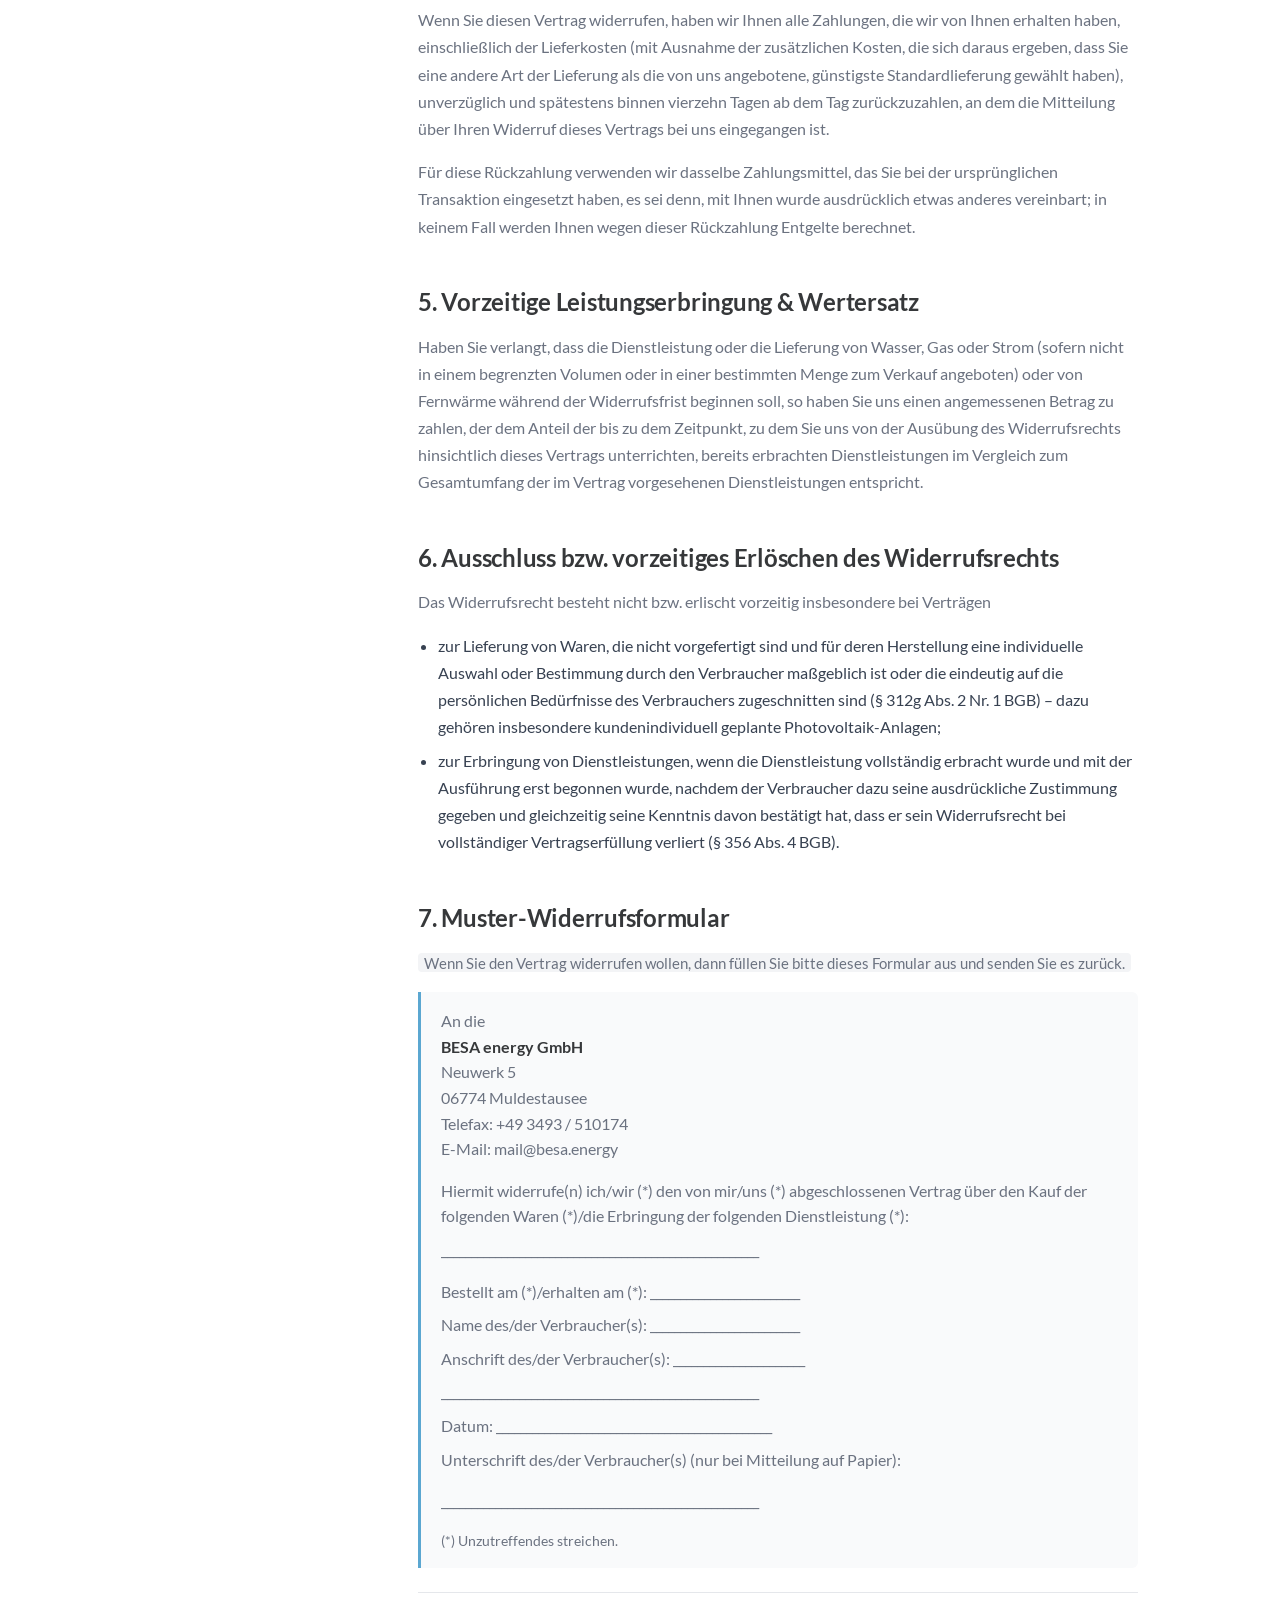
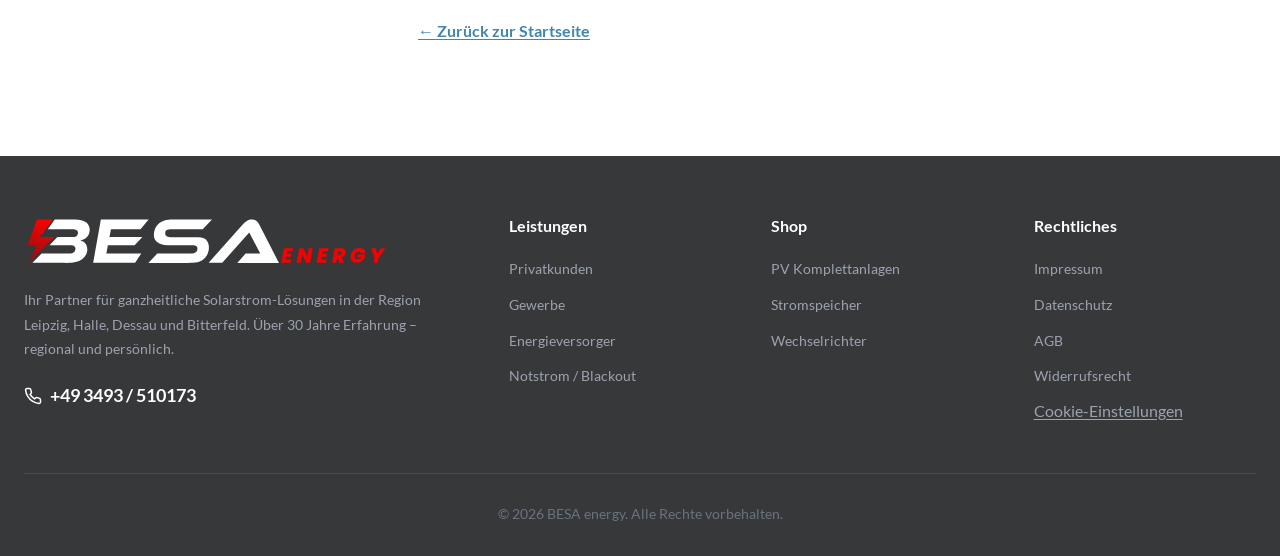
<file: widerruf.html>
<!DOCTYPE html>
<html lang="de">

<head>
    <meta charset="UTF-8">
    <meta name="viewport" content="width=device-width, initial-scale=1.0">
    <meta name="description" content="Widerrufsrecht und Widerrufsbelehrung der BESA energy GmbH für Verträge, die außerhalb von Geschäftsräumen geschlossen werden.">
    <meta name="robots" content="noindex, follow">
    <title>Widerrufsrecht | BESA energy</title>
    <link rel="icon" type="image/svg+xml" href="media/favicon.svg">
    <link rel="alternate icon" type="image/png" href="media/favicon-32.png">
    <link rel="apple-touch-icon" href="media/favicon-180.png">
    <link rel="canonical" href="https://besa.energy/widerruf.html">

    <link rel="preload" href="css/fonts/lato-400.woff2" as="font" type="font/woff2" crossorigin>
    <link rel="preload" href="css/fonts/lato-700.woff2" as="font" type="font/woff2" crossorigin>
    <link rel="stylesheet" href="css/styles.css?v=20260628">
    <link rel="stylesheet" href="css/cookie-banner.css?v=20260628">
    <link rel="stylesheet" href="css/legal.css?v=20260628">
</head>

<body>
    <!-- Header -->
    <header class="header" id="header">
        <div class="container">
            <a href="index.html" class="logo">
                <img src="media/logo.svg" alt="BESA energy" class="logo-img">
            </a>
            <nav class="nav" id="nav">
                <a href="index.html">Start</a>
                <div class="nav-dropdown">
                    <a href="#">Leistungen <svg viewBox="0 0 24 24" fill="none" stroke="currentColor" stroke-width="2">
                            <polyline points="6 9 12 15 18 9"></polyline>
                        </svg></a>
                    <div class="dropdown-menu">
                        <a href="leistungen/privat.html"><svg viewBox="0 0 24 24" fill="none" stroke="currentColor" stroke-width="2">
                                <path d="M3 9l9-7 9 7v11a2 2 0 0 1-2 2H5a2 2 0 0 1-2-2z"></path>
                                <polyline points="9 22 9 12 15 12 15 22"></polyline>
                            </svg> Privatkunden</a>
                        <a href="leistungen/gewerbe.html"><svg viewBox="0 0 24 24" fill="none" stroke="currentColor" stroke-width="2">
                                <rect x="2" y="7" width="20" height="14" rx="2" ry="2"></rect>
                                <path d="M16 21V5a2 2 0 0 0-2-2h-4a2 2 0 0 0-2 2v16"></path>
                            </svg> Gewerbe</a>
                        <a href="leistungen/energieversorger.html"><svg viewBox="0 0 24 24" fill="none" stroke="currentColor" stroke-width="2">
                                <path d="M13 2L3 14h9l-1 8 10-12h-9l1-8z"></path>
                            </svg> Energieversorger</a>
                    </div>
                </div>
                <a href="notstrom.html">Notstrom</a>
                <a href="index.html#warum-besa-3">Warum BESA energy</a>
                <a href="karriere.html">Karriere</a>
            </nav>
            <div class="header-ctas">
                <a href="tel:+493493510173" class="header-phone"><svg viewBox="0 0 24 24" fill="none" stroke="currentColor" stroke-width="2" width="16" height="16">
                        <path d="M22 16.92v3a2 2 0 0 1-2.18 2 19.79 19.79 0 0 1-8.63-3.07 19.5 19.5 0 0 1-6-6 19.79 19.79 0 0 1-3.07-8.67A2 2 0 0 1 4.11 2h3a2 2 0 0 1 2 1.72c.127.96.361 1.903.7 2.81a2 2 0 0 1-.45 2.11L8.09 9.91a16 16 0 0 0 6 6l1.27-1.27a2 2 0 0 1 2.11-.45c.907.339 1.85.573 2.81.7A2 2 0 0 1 22 16.92z"></path>
                    </svg>+49 3493 / 510173</a>
                <a href="index.html#formular" class="btn btn-primary header-cta">Kostenloses Angebot</a>
            </div>
            <button class="mobile-menu-btn" id="mobile-menu-btn" aria-label="Menü"><span></span><span></span><span></span></button>
        </div>
    </header>

    <!-- Page-Header -->
    <section class="legal-hero">
        <div class="container">
            <span class="section-label">Rechtliches</span>
            <h1>Widerrufsrecht</h1>
            <p class="legal-hero-meta">Stand: 10. Mai 2026 · Information für Verbraucher gemäß § 312g BGB</p>
        </div>
    </section>

    <!-- Content -->
    <section class="legal-content">
        <div class="container">

            <nav class="legal-toc" aria-label="Inhalt">
                <h2>Inhalt</h2>
                <ol>
                    <li><a href="#wann">1. Wann gilt das Widerrufsrecht?</a></li>
                    <li><a href="#anfrage">2. Kontaktformular &amp; Beratung</a></li>
                    <li><a href="#belehrung">3. Widerrufsbelehrung</a></li>
                    <li><a href="#folgen">4. Folgen des Widerrufs</a></li>
                    <li><a href="#vorzeit">5. Vorzeitige Leistungserbringung</a></li>
                    <li><a href="#ausschluss">6. Ausschluss des Widerrufsrechts</a></li>
                    <li><a href="#muster">7. Muster-Widerrufsformular</a></li>
                </ol>
            </nav>

            <article class="legal-article">

                <h2 id="wann">1. Wann gilt das Widerrufsrecht?</h2>
                <p>Verbrauchern steht ein gesetzliches Widerrufsrecht zu, wenn ein Vertrag <strong>außerhalb unserer Geschäftsräume</strong> geschlossen wird – zum Beispiel im Rahmen eines Vor-Ort-Termins bei Ihnen zu Hause – oder unter ausschließlicher Verwendung von Fernkommunikationsmitteln (z.&nbsp;B. Telefon, E-Mail, Brief).</p>
                <p>Diese Belehrung gilt für solche außerhalb von Geschäftsräumen oder im Fernabsatz geschlossenen Verbraucherverträge zwischen Ihnen und der BESA energy GmbH. Für Bestellungen über unseren Online-Shop unter <a href="https://besa.energy/shop" target="_blank" rel="noopener">besa.energy/shop</a> gilt eine separate <a href="https://besa.energy/shop/Widerrufsrecht" target="_blank" rel="noopener">Widerrufsbelehrung des Shops</a>.</p>

                <h2 id="anfrage">2. Kontaktformular &amp; Beratung</h2>
                <p>Mit dem Absenden des Kontaktformulars auf dieser Website schließen Sie <strong>noch keinen Vertrag</strong> – Sie fordern lediglich eine kostenlose Beratung an. Auch der anschließende Vor-Ort-Termin und die Angebotserstellung sind unverbindlich. Ein Widerrufsrecht entsteht erst, wenn Sie später einen schriftlichen Liefer- und Montagevertrag mit uns abschließen, der außerhalb unserer Geschäftsräume oder im Fernabsatz zustande kommt.</p>

                <h2 id="belehrung">3. Widerrufsbelehrung</h2>

                <h3>Widerrufsrecht</h3>
                <p>Sie haben das Recht, binnen <strong>vierzehn Tagen</strong> ohne Angabe von Gründen diesen Vertrag zu widerrufen. Die Widerrufsfrist beträgt vierzehn Tage ab dem Tag des Vertragsabschlusses.</p>
                <p>Um Ihr Widerrufsrecht auszuüben, müssen Sie uns</p>
                <address class="legal-address">
                    <strong>BESA energy GmbH</strong><br>
                    Neuwerk 5<br>
                    06774 Muldestausee<br>
                    Telefon: <a href="tel:+493493510173">+49 3493 / 510173</a><br>
                    Telefax: +49 3493 / 510174<br>
                    E-Mail: <a href="mailto:mail@besa.energy">mail@besa.energy</a>
                </address>
                <p>mittels einer eindeutigen Erklärung (z.&nbsp;B. ein mit der Post versandter Brief, Telefax oder E-Mail) über Ihren Entschluss, diesen Vertrag zu widerrufen, informieren. Sie können dafür das beigefügte <a href="#muster">Muster-Widerrufsformular</a> verwenden, das jedoch nicht vorgeschrieben ist.</p>
                <p>Zur Wahrung der Widerrufsfrist reicht es aus, dass Sie die Mitteilung über die Ausübung des Widerrufsrechts vor Ablauf der Widerrufsfrist absenden.</p>

                <h2 id="folgen">4. Folgen des Widerrufs</h2>
                <p>Wenn Sie diesen Vertrag widerrufen, haben wir Ihnen alle Zahlungen, die wir von Ihnen erhalten haben, einschließlich der Lieferkosten (mit Ausnahme der zusätzlichen Kosten, die sich daraus ergeben, dass Sie eine andere Art der Lieferung als die von uns angebotene, günstigste Standardlieferung gewählt haben), unverzüglich und spätestens binnen vierzehn Tagen ab dem Tag zurückzuzahlen, an dem die Mitteilung über Ihren Widerruf dieses Vertrags bei uns eingegangen ist.</p>
                <p>Für diese Rückzahlung verwenden wir dasselbe Zahlungsmittel, das Sie bei der ursprünglichen Transaktion eingesetzt haben, es sei denn, mit Ihnen wurde ausdrücklich etwas anderes vereinbart; in keinem Fall werden Ihnen wegen dieser Rückzahlung Entgelte berechnet.</p>

                <h2 id="vorzeit">5. Vorzeitige Leistungserbringung &amp; Wertersatz</h2>
                <p>Haben Sie verlangt, dass die Dienstleistung oder die Lieferung von Wasser, Gas oder Strom (sofern nicht in einem begrenzten Volumen oder in einer bestimmten Menge zum Verkauf angeboten) oder von Fernwärme während der Widerrufsfrist beginnen soll, so haben Sie uns einen angemessenen Betrag zu zahlen, der dem Anteil der bis zu dem Zeitpunkt, zu dem Sie uns von der Ausübung des Widerrufsrechts hinsichtlich dieses Vertrags unterrichten, bereits erbrachten Dienstleistungen im Vergleich zum Gesamtumfang der im Vertrag vorgesehenen Dienstleistungen entspricht.</p>

                <h2 id="ausschluss">6. Ausschluss bzw. vorzeitiges Erlöschen des Widerrufsrechts</h2>
                <p>Das Widerrufsrecht besteht nicht bzw. erlischt vorzeitig insbesondere bei Verträgen</p>
                <ul>
                    <li>zur Lieferung von Waren, die nicht vorgefertigt sind und für deren Herstellung eine individuelle Auswahl oder Bestimmung durch den Verbraucher maßgeblich ist oder die eindeutig auf die persönlichen Bedürfnisse des Verbrauchers zugeschnitten sind (§ 312g Abs. 2 Nr. 1 BGB) – dazu gehören insbesondere kundenindividuell geplante Photovoltaik-Anlagen;</li>
                    <li>zur Erbringung von Dienstleistungen, wenn die Dienstleistung vollständig erbracht wurde und mit der Ausführung erst begonnen wurde, nachdem der Verbraucher dazu seine ausdrückliche Zustimmung gegeben und gleichzeitig seine Kenntnis davon bestätigt hat, dass er sein Widerrufsrecht bei vollständiger Vertragserfüllung verliert (§ 356 Abs. 4 BGB).</li>
                </ul>

                <h2 id="muster">7. Muster-Widerrufsformular</h2>
                <p><em>Wenn Sie den Vertrag widerrufen wollen, dann füllen Sie bitte dieses Formular aus und senden Sie es zurück.</em></p>

                <div class="legal-address" style="font-style: normal;">
                    <p style="margin:0 0 1rem;">An die<br>
                    <strong>BESA energy GmbH</strong><br>
                    Neuwerk 5<br>
                    06774 Muldestausee<br>
                    Telefax: +49 3493 / 510174<br>
                    E-Mail: mail@besa.energy</p>

                    <p style="margin:0 0 0.5rem;">Hiermit widerrufe(n) ich/wir (*) den von mir/uns (*) abgeschlossenen Vertrag über den Kauf der folgenden Waren (*)/die Erbringung der folgenden Dienstleistung (*):</p>
                    <p style="margin:0 0 1rem;">_____________________________________________________</p>

                    <p style="margin:0 0 0.5rem;">Bestellt am (*)/erhalten am (*): _________________________</p>
                    <p style="margin:0 0 0.5rem;">Name des/der Verbraucher(s): _________________________</p>
                    <p style="margin:0 0 0.5rem;">Anschrift des/der Verbraucher(s): ______________________</p>
                    <p style="margin:0 0 0.5rem;">_____________________________________________________</p>
                    <p style="margin:0 0 0.5rem;">Datum: ______________________________________________</p>
                    <p style="margin:0 0 1rem;">Unterschrift des/der Verbraucher(s) (nur bei Mitteilung auf Papier):</p>
                    <p style="margin:0 0 0.5rem;">_____________________________________________________</p>

                    <p style="margin:1rem 0 0; font-size:0.875rem; color:var(--color-gray-500);">(*) Unzutreffendes streichen.</p>
                </div>

                <p class="legal-back"><a href="index.html">← Zurück zur Startseite</a></p>

            </article>
        </div>
    </section>

    <!-- Footer -->
    <footer class="footer">
        <div class="container">
            <div class="footer-grid">
                <div class="footer-brand">
                    <a href="index.html" class="logo"><img src="media/logo-white.svg" alt="BESA energy" loading="lazy" class="logo-img logo-white"></a>
                    <p>Ihr Partner für ganzheitliche Solarstrom-Lösungen in der Region Leipzig, Halle, Dessau und Bitterfeld. Über 30 Jahre Erfahrung – regional und persönlich.</p>
                    <div class="footer-contact"><a href="tel:+493493510173" class="footer-phone"><svg viewBox="0 0 24 24" fill="none" stroke="currentColor" stroke-width="2" width="18" height="18">
                                <path d="M22 16.92v3a2 2 0 0 1-2.18 2 19.79 19.79 0 0 1-8.63-3.07 19.5 19.5 0 0 1-6-6 19.79 19.79 0 0 1-3.07-8.67A2 2 0 0 1 4.11 2h3a2 2 0 0 1 2 1.72c.127.96.361 1.903.7 2.81a2 2 0 0 1-.45 2.11L8.09 9.91a16 16 0 0 0 6 6l1.27-1.27a2 2 0 0 1 2.11-.45c.907.339 1.85.573 2.81.7A2 2 0 0 1 22 16.92z"></path>
                            </svg>+49 3493 / 510173</a></div>
                </div>
                <div class="footer-links">
                    <h4>Leistungen</h4>
                    <ul>
                        <li><a href="leistungen/privat.html">Privatkunden</a></li>
                        <li><a href="leistungen/gewerbe.html">Gewerbe</a></li>
                        <li><a href="leistungen/energieversorger.html">Energieversorger</a></li>
                        <li><a href="notstrom.html">Notstrom / Blackout</a></li>
                    </ul>
                </div>
                <div class="footer-links">
                    <h4>Shop</h4>
                    <ul>
                        <li><a href="https://besa.energy/shop/photovoltaikanlage-mit-speicher-komplettpaket">PV Komplettanlagen</a></li>
                        <li><a href="https://besa.energy/shop/Batteriespeicher">Stromspeicher</a></li>
                        <li><a href="https://besa.energy/shop/wechselrichter">Wechselrichter</a></li>
                    </ul>
                </div>
                <div class="footer-links">
                    <h4>Rechtliches</h4>
                    <ul>
                        <li><a href="impressum.html">Impressum</a></li>
                        <li><a href="datenschutz.html">Datenschutz</a></li>
                        <li><a href="agb.html">AGB</a></li>
                        <li><a href="widerruf.html">Widerrufsrecht</a></li>
                        <li><button type="button" class="cookie-settings-link" data-cookie-settings>Cookie-Einstellungen</button></li>
                    </ul>
                </div>
            </div>
            <div class="footer-bottom">
                <p>&copy; 2026 BESA energy. Alle Rechte vorbehalten.</p>
            </div>
        </div>
    </footer>

    <script src="js/cookie-consent.js?v=20260628"></script>
</body>

</html>
</file>
<file: css/styles.css>
/* ===================================
   BESA Energy - Hauptwebsite
   Premium Design System
   Corporate Identity: Weiß, Rot, Anthrazit
   =================================== */

/* Lato — lokal gehostet (DSGVO-konform, kein Google-Fonts-CDN) */
@font-face {
    font-family: 'Lato';
    font-style: normal;
    font-weight: 400;
    font-display: swap;
    src: url('fonts/lato-400.woff2') format('woff2');
}
@font-face {
    font-family: 'Lato';
    font-style: italic;
    font-weight: 400;
    font-display: swap;
    src: url('fonts/lato-400i.woff2') format('woff2');
}
@font-face {
    font-family: 'Lato';
    font-style: normal;
    font-weight: 700;
    font-display: swap;
    src: url('fonts/lato-700.woff2') format('woff2');
}
@font-face {
    font-family: 'Lato';
    font-style: normal;
    font-weight: 900;
    font-display: swap;
    src: url('fonts/lato-900.woff2') format('woff2');
}

/* CSS Variables */
:root {
    /* Corporate Colors */
    /* Primary: BESA-Rot (Logo) */
    --color-primary: #f20100;
    --color-primary-dark: #C30100;
    --color-primary-light: #FF3231;
    /* Anthrazit / Dunkelgrau */
    --color-anthracite: #36383a;
    --color-anthracite-light: #4A4D50;
    --color-anthracite-dark: #1F2021;
    /* Steel Blue — heller + leuchtender (User: "noch heller, ein bisschen leuchtender") */
    --color-steel-blue: #5BA7D1;
    --color-steel-blue-light: #8AC6E8;
    --color-steel-blue-dark: #3F87B0;
    --color-white: #FFFFFF;
    --color-gray-50: #F9FAFB;
    --color-gray-100: #F3F4F6;
    --color-gray-200: #E5E7EB;
    --color-gray-300: #D1D5DB;
    --color-gray-400: #9CA3AF;
    --color-gray-500: #6B7280;
    --color-gray-600: #4B5563;
    --color-gray-700: #374151;
    --color-gray-900: #111827;

    /* Success/Warning Colors */
    --color-success: #10B981;
    --color-success-light: rgba(16, 185, 129, 0.1);
    --color-warning: #F59E0B;
    --color-warning-light: rgba(245, 158, 11, 0.1);
    --color-error: #EF4444;
    --color-error-light: rgba(239, 68, 68, 0.1);

    /* Gradients */
    --gradient-primary: linear-gradient(135deg, #f20100 0%, #C30100 100%);
    --gradient-dark: linear-gradient(135deg, #36383a 0%, #1F2021 100%);
    --gradient-hero: linear-gradient(135deg, rgba(54, 56, 58, 0.95) 0%, rgba(54, 56, 58, 0.8) 100%);
    --gradient-solar: linear-gradient(135deg, #FF8C00 0%, #f20100 100%);
    --gradient-steel: linear-gradient(135deg, #5BA7D1 0%, #3F87B0 100%);

    /* Typography */
    --font-family: 'Lato', -apple-system, BlinkMacSystemFont, 'Segoe UI', sans-serif;

    /* Spacing */
    --section-padding: 70px 0;
    --container-padding: 0 24px;

    /* Shadows */
    --shadow-sm: 0 1px 2px rgba(0, 0, 0, 0.05);
    --shadow-md: 0 4px 6px -1px rgba(0, 0, 0, 0.1), 0 2px 4px -1px rgba(0, 0, 0, 0.06);
    --shadow-lg: 0 10px 15px -3px rgba(0, 0, 0, 0.1), 0 4px 6px -2px rgba(0, 0, 0, 0.05);
    --shadow-xl: 0 20px 25px -5px rgba(0, 0, 0, 0.1), 0 10px 10px -5px rgba(0, 0, 0, 0.04);
    --shadow-card: 0 4px 20px rgba(0, 0, 0, 0.08);
    --shadow-card-hover: 0 12px 40px rgba(0, 0, 0, 0.15);
    --shadow-glow: 0 0 40px rgba(91, 167, 209, 0.4);

    /* Transitions */
    --transition-fast: 0.15s ease;
    --transition-base: 0.3s ease;
    --transition-slow: 0.5s ease;

    /* Border Radius */
    --radius-sm: 6px;
    --radius-md: 12px;
    --radius-lg: 20px;
    --radius-xl: 28px;
}

/* Reset & Base */
*,
*::before,
*::after {
    box-sizing: border-box;
    margin: 0;
    padding: 0;
}

html {
    scroll-behavior: smooth;
}

body {
    font-family: var(--font-family);
    font-size: 16px;
    line-height: 1.6;
    color: var(--color-gray-700);
    background-color: var(--color-white);
    overflow-x: hidden;
}

img {
    max-width: 100%;
    height: auto;
}



/* Wiederverwendbares Grid-Pattern für dunkle Sections — sehr subtil (Material-Tiefe) */
:root {
    --pattern-grid: url("data:image/svg+xml,%3Csvg xmlns='http://www.w3.org/2000/svg' viewBox='0 0 80 80'%3E%3Cdefs%3E%3Cpattern id='grid' width='80' height='80' patternUnits='userSpaceOnUse'%3E%3Cpath d='M 80 0 L 0 0 0 80' fill='none' stroke='rgba(255,255,255,0.025)' stroke-width='1'/%3E%3C/pattern%3E%3C/defs%3E%3Crect width='80' height='80' fill='url(%23grid)'/%3E%3C/svg%3E");
}

/* Container */
.container {
    max-width: 1340px;
    margin: 0 auto;
    padding: var(--container-padding);
}

/* Typography */
h1,
h2,
h3,
h4,
h5,
h6 {
    color: var(--color-anthracite);
    font-weight: 700;
    line-height: 1.2;
}

h1 {
    font-size: clamp(2.5rem, 5vw, 4rem);
    letter-spacing: -0.03em;
}

h2 {
    font-size: clamp(2rem, 4vw, 3rem);
    letter-spacing: -0.025em;
}

h3 {
    font-size: clamp(1.25rem, 2vw, 1.5rem);
    letter-spacing: -0.015em;
}

p {
    color: var(--color-gray-500);
}

strong {
    color: var(--color-anthracite);
    font-weight: 600;
}

/* Hero-Headline-Akzent: Stahlblau-Light + kräftiger text-shadow,
   damit der helle Stahlblau-Ton auf dem Solar-Bild trotz Overlay sichtbar bleibt. */
.text-gradient {
    color: var(--color-steel-blue-light);
    text-shadow:
        0 2px 4px rgba(0, 0, 0, 0.55),
        0 4px 18px rgba(0, 0, 0, 0.4),
        0 0 32px rgba(138, 198, 232, 0.5);
}

/* Spezial: in der Hero-H1 wird das `.text-gradient`-Element mit einem
   echten Stahlblau-Gradient (hell → mittel → dunkel) gerendert.
   Der Lesbarkeits-Schatten auf dem Solar-Bild bleibt erhalten — als
   filter: drop-shadow, damit er auch mit Background-Clip-Text greift. */
.hero-title .text-gradient {
    background: linear-gradient(135deg,
        #B8DCEF 0%,
        #8AC6E8 35%,
        #5BA7D1 70%,
        #3F87B0 100%);
    -webkit-background-clip: text;
    background-clip: text;
    -webkit-text-fill-color: transparent;
    color: transparent;
    text-shadow: none;
    filter:
        drop-shadow(0 2px 4px rgba(0, 0, 0, 0.55))
        drop-shadow(0 4px 18px rgba(0, 0, 0, 0.35));
}

.text-highlight {
    color: var(--color-steel-blue-dark);
    font-weight: 700;
}

/* Buttons */
.btn {
    display: inline-flex;
    align-items: center;
    justify-content: center;
    gap: 8px;
    padding: 14px 28px;
    font-family: var(--font-family);
    font-size: 1rem;
    font-weight: 600;
    text-decoration: none;
    border: none;
    border-radius: var(--radius-md);
    cursor: pointer;
    transition: all var(--transition-base);
}

/* Primary-CTA = Brand-Rot, RESERVIERT für direkte Conversion-Buttons:
   "Kostenloses Angebot anfragen", "Kostenlose Beratung anfordern", "Jetzt anrufen",
   "Angebot anfordern" am Ende des Solarrechner-Quiz.
   Sekundäre CTAs nutzen .btn-steel (siehe unten). */
.btn-primary {
    background: var(--gradient-primary);
    color: var(--color-white);
    box-shadow: 0 4px 14px rgba(242, 1, 0, 0.4);
}

.btn-primary:hover {
    transform: translateY(-2px);
    box-shadow: 0 6px 20px rgba(242, 1, 0, 0.5);
}

/* Steel-CTA = Stahlblau, für Sekundär-Buttons und Quiz-Schritte vor der
   finalen Anfrage. Muss visuell klar von .btn-primary unterscheidbar sein
   (anderer Farb-Kontext, gleiche Form-Sprache). */
.btn-steel {
    background: var(--gradient-steel);
    color: var(--color-white);
    box-shadow: 0 4px 14px rgba(63, 135, 176, 0.4);
}

.btn-steel:hover {
    transform: translateY(-2px);
    box-shadow: 0 6px 20px rgba(63, 135, 176, 0.5);
}

.btn-outline-white {
    background: transparent;
    color: var(--color-white);
    border: 2px solid rgba(255, 255, 255, 0.5);
}

.btn-outline-white:hover {
    background: rgba(255, 255, 255, 0.1);
    border-color: var(--color-white);
}

.btn-outline-dark {
    background: transparent;
    color: var(--color-anthracite);
    border: 2px solid var(--color-gray-200);
}

.btn-outline-dark:hover {
    border-color: var(--color-primary);
    background: var(--color-primary);
    color: var(--color-white);
    box-shadow: 0 4px 14px rgba(242, 1, 0, 0.3);
}

.btn-white {
    background: var(--color-white);
    color: var(--color-primary);
}

.btn-white:hover {
    background: var(--color-gray-100);
    transform: translateY(-2px);
}

.btn-large {
    padding: 18px 36px;
    font-size: 1.1rem;
}

.btn-full {
    width: 100%;
}

.btn svg {
    width: 20px;
    height: 20px;
}

/* ========== HEADER ========== */
.header {
    position: fixed;
    top: 0;
    left: 0;
    right: 0;
    z-index: 1000;
    padding: 8px 0; /* Mobile: 8px oben/unten Luft fürs Logo */
    background: rgba(255, 255, 255, 0.95);
    backdrop-filter: blur(10px);
    border-bottom: 1px solid rgba(0, 0, 0, 0.05);
    transition: all var(--transition-base);
}

.header .container {
    display: flex;
    align-items: center;
    justify-content: space-between;
    padding-left: 16px;
    max-width: 100%;
    padding-right: 16px;
    gap: 24px;
    position: relative; /* Anker für absolut zentrierte Desktop-Nav */
}

.logo {
    display: flex;
    align-items: center;
    gap: 4px;
    text-decoration: none;
    font-size: 1.5rem;
    font-weight: 800;
}

.logo-img {
    height: 36px;
    width: auto;
    object-fit: contain;
}

.logo-img.logo-white {
    height: 52px;
    width: auto;
}

.nav {
    display: flex;
    gap: 24px;
    align-items: center;
    margin-left: auto;
}

.nav a {
    color: var(--color-gray-700);
    text-decoration: none;
    font-weight: 500;
    font-size: 0.95rem;
    transition: color var(--transition-fast);
}

.nav a:hover,
.nav a.active {
    color: var(--color-steel-blue-dark);
}

/* Dropdown Navigation */
.nav-dropdown {
    position: relative;
}

.nav-dropdown>a {
    display: flex;
    align-items: center;
    gap: 4px;
}

.nav-dropdown>a svg {
    width: 14px;
    height: 14px;
    transition: transform var(--transition-fast);
}

.nav-dropdown:hover>a svg {
    transform: rotate(180deg);
}

.dropdown-menu {
    position: absolute;
    top: 100%;
    left: 50%;
    transform: translateX(-50%) translateY(10px);
    min-width: 220px;
    background: var(--color-white);
    border-radius: var(--radius-md);
    box-shadow: var(--shadow-xl);
    border: 1px solid var(--color-gray-100);
    padding: 8px;
    opacity: 0;
    visibility: hidden;
    transition: all var(--transition-base);
}

.nav-dropdown:hover .dropdown-menu {
    opacity: 1;
    visibility: visible;
    transform: translateX(-50%) translateY(0);
}

.dropdown-menu a {
    display: flex;
    align-items: center;
    gap: 12px;
    padding: 12px 16px;
    border-radius: var(--radius-sm);
    font-size: 0.9rem;
    color: var(--color-gray-700);
    transition: all var(--transition-fast);
}

.dropdown-menu a:hover {
    background: var(--color-gray-50);
    color: var(--color-steel-blue-dark);
}

.dropdown-menu a svg {
    width: 18px;
    height: 18px;
    color: var(--color-steel-blue);
    flex-shrink: 0;
}

.header-ctas {
    display: flex;
    gap: 22px; /* +10px zwischen Telefon und CTA-Button (Florian-Feedback) */
    align-items: center;
}

/* Header-CTA: kompakter (9px statt 12px vertikal) + Aussen-Margin
   damit die translateY(-2px)-Hover-Animation nicht den Header berührt. */
/* Header-CTA: kompakter, mehr vertikaler Whitespace im Header */
.header-cta {
    padding: 6px 18px;
    font-size: 0.9rem;
    margin: 8px 0;
    line-height: 1.3;
}

.mobile-menu-btn {
    display: none;
    flex-direction: column;
    gap: 5px;
    background: none;
    border: none;
    cursor: pointer;
    padding: 5px;
}

.mobile-menu-btn span {
    display: block;
    width: 24px;
    height: 2px;
    background: var(--color-anthracite);
    transition: all var(--transition-base);
}

/* ========== HERO ========== */
.hero {
    position: relative;
    min-height: 88vh;
    display: flex;
    align-items: center;
    padding: 120px 0 40px;
    background: var(--gradient-dark);
    overflow: hidden;
}

.hero-bg {
    position: absolute;
    inset: 0;
    background: url("data:image/svg+xml,%3Csvg xmlns='http://www.w3.org/2000/svg' viewBox='0 0 100 100'%3E%3Cdefs%3E%3Cpattern id='grid' width='10' height='10' patternUnits='userSpaceOnUse'%3E%3Cpath d='M 10 0 L 0 0 0 10' fill='none' stroke='rgba(255,255,255,0.03)' stroke-width='0.5'/%3E%3C/pattern%3E%3C/defs%3E%3Crect width='100' height='100' fill='url(%23grid)'/%3E%3C/svg%3E");
    opacity: 0.5;
}

.hero-bg::after {
    content: '';
    position: absolute;
    top: -50%;
    right: -20%;
    width: 80%;
    height: 150%;
    background: radial-gradient(ellipse, rgba(91, 167, 209, 0.22) 0%, transparent 70%);
}

.hero-content {
    position: relative;
    max-width: 950px;
    z-index: 1;
}

.hero-badges-row {
    display: flex;
    flex-wrap: wrap;
    gap: 10px;
    margin-bottom: 12px;
}

.hero-badge {
    display: inline-flex;
    align-items: center;
    gap: 6px;
    padding: 8px 14px;
    background: rgba(16, 185, 129, 0.15);
    border: 1px solid rgba(16, 185, 129, 0.3);
    border-radius: 50px;
    color: #10B981;
    font-size: 0.8rem;
    font-weight: 500;
    white-space: nowrap;
}

.hero-badge svg {
    color: #10B981;
}

.hero-badge-highlight {
    background: rgba(255, 140, 0, 0.15);
    border-color: rgba(255, 140, 0, 0.3);
    color: #FF8C00;
}

.hero-badge-highlight svg {
    color: #FF8C00;
}

/* Gratis Badge: Stahlblau-Akzent + behutsamer Pulse.
   "GRATIS" in Stahlblau-Light für Lesbarkeit auf dunkler Trust-Badge-Reihe. */
.hero-badge-gratis {
    background: rgba(91, 167, 209, 0.18);
    border-color: rgba(138, 198, 232, 0.5);
    color: rgba(255, 255, 255, 0.95);
    animation: pulseGratisBorder 2.5s ease-in-out infinite;
}

.hero-badge-gratis svg {
    color: var(--color-steel-blue-light);
    animation: spinSun 8s linear infinite;
}

.hero-badge-gratis strong {
    color: var(--color-steel-blue-light);
    font-weight: 800;
}

@keyframes spinSun {
    from {
        transform: rotate(0deg);
    }

    to {
        transform: rotate(360deg);
    }
}

/* Entschärfter Pulse in Stahlblau, weicher Glow. */
@keyframes pulseGratisBorder {

    0%,
    100% {
        box-shadow: 0 0 0 0 rgba(91, 167, 209, 0.2);
        border-color: rgba(138, 198, 232, 0.4);
    }

    50% {
        box-shadow: 0 0 8px 2px rgba(91, 167, 209, 0.18);
        border-color: rgba(138, 198, 232, 0.7);
    }
}

.hero-title {
    color: var(--color-white);
    margin-bottom: 42px;
    margin-top: 28px;
}

.hero-subtitle {
    font-size: 1.25rem;
    color: #ffffff;
    margin-bottom: 64px;
    max-width: 600px;
    text-shadow: 0 2px 8px rgba(0, 0, 0, 0.5);
    font-weight: 500;
}

.hero-text {
    font-size: 1rem;
    color: rgba(255, 255, 255, 0.85);
    margin-top: 36px;
    margin-bottom: 0;
    max-width: 550px;
    text-shadow: 0 1px 6px rgba(0, 0, 0, 0.5);
}

.hero-cta {
    display: flex;
    gap: 16px;
    margin-bottom: 60px;
    flex-wrap: wrap;
    align-items: center;
}

/* Trust-Note neben/unter Hero-CTA (eingeführt 24.05.: ersetzt Sekundär-CTA "Zum Shop") */
.hero-cta-note {
    font-size: 0.875rem;
    color: rgba(255, 255, 255, 0.78);
    letter-spacing: 0.02em;
    line-height: 1.4;
}

.hero-trust {
    display: flex;
    gap: 56px;
    justify-content: center; /* 3 Items zentriert in der Hero-Mitte (Option A) */
    flex-wrap: wrap;
    padding-top: 12px;
    margin-top: 16px;
    /* Trennlinie entfernt — Stats fließen mit Hero-Content */
}

.trust-item {
    display: flex;
    flex-direction: column;
    gap: 4px;
}

.trust-number {
    font-size: 2.25rem;
    font-weight: 800;
    color: var(--color-white);
    line-height: 1;
    letter-spacing: -0.02em;
}

.trust-label {
    font-size: 0.875rem;
    color: var(--color-steel-blue-light);
    font-weight: 500;
}

/* Hero-Trust: Google-Bewertungs-Item mit Sternen + Logo */
.hero-trust .trust-item-google {
    align-items: center;
    text-align: center;
}

.hero-trust .trust-stars {
    display: inline-flex;
    gap: 1px;
    align-items: center;
    margin-top: 2px;
}

.hero-trust .trust-stars .star {
    width: 14px;
    height: 14px;
    fill: #F59E0B;
    flex-shrink: 0;
}

.hero-trust .trust-label-google {
    display: inline-flex;
    align-items: center;
    justify-content: center;
}

.hero-trust .google-wordmark {
    height: 16px;
    width: auto;
    flex-shrink: 0;
}

/* Auf Desktop: Sterne + Google-Wortmarke etwas größer */
@media (min-width: 769px) {
    .hero-trust .trust-stars .star {
        width: 18px;
        height: 18px;
    }

    .hero-trust .trust-stars {
        gap: 2px;
        margin-top: 4px;
    }

    .hero-trust .google-wordmark {
        height: 22px;
    }

    .hero-trust .trust-item-google {
        gap: 6px;
    }
}

/* ========== SECTION STYLES ========== */
.section-header {
    text-align: center;
    max-width: 720px;
    margin: 0 auto 64px;
}

.section-header.light h2 {
    color: var(--color-white);
}

.section-header.light .section-desc {
    color: var(--color-gray-300);
}

/* Eyebrow-Pill (z.B. "WARUM BESA ENERGY?", "SOLARRECHNER")
   Stahlblau-Tint, einheitlich für alle Sections — vorher Rot, war zu dominant. */
.section-label {
    display: inline-block;
    padding: 6px 14px;
    background: rgba(91, 167, 209, 0.13);
    border-radius: 50px;
    color: var(--color-steel-blue-dark);
    font-size: 0.85rem;
    font-weight: 600;
    text-transform: uppercase;
    letter-spacing: 1px;
    margin-bottom: 16px;
}

.section-header.light .section-label {
    background: rgba(138, 198, 232, 0.22);
    color: var(--color-steel-blue-light);
}

.section-desc {
    font-size: 1.125rem;
    color: var(--color-gray-500);
    margin-top: 20px;
    line-height: 1.7;
}

/* ========== SOLAR CALCULATOR — Steel-Tint Section ========== */
.solar-calc-section {
    padding: 100px 0 110px;
    background: linear-gradient(180deg, #F5F8FB 0%, #EAF0F5 50%, #DDE6EE 100%);
    position: relative;
    overflow: hidden;
}

.solar-calc-section::before {
    content: '';
    position: absolute;
    top: -30%;
    left: -10%;
    width: 50%;
    height: 80%;
    background: radial-gradient(ellipse, rgba(91, 167, 209, 0.10) 0%, transparent 70%);
    pointer-events: none;
}

.solar-calc-section::after {
    content: '';
    position: absolute;
    bottom: -20%;
    right: -10%;
    width: 40%;
    height: 70%;
    background: radial-gradient(ellipse, rgba(91, 167, 209, 0.05) 0%, transparent 70%);
    pointer-events: none;
}

/* Section-Header in der Solarrechner-Section enger an den Wrapper rücken (Florian-Feedback: zu viel Whitespace) */
.solar-calc-section .section-header {
    margin-bottom: 44px;
}

.solar-calc-wrapper {
    max-width: 800px;
    margin: 0 auto;
    background: var(--color-white);
    border-radius: var(--radius-xl);
    box-shadow: var(--shadow-xl);
    overflow: hidden;
}

.solar-calc-progress {
    display: flex;
    padding: 0;
    background: var(--color-gray-50);
    border-bottom: 1px solid var(--color-gray-100);
}

.progress-step {
    flex: 1;
    padding: 16px 8px;
    text-align: center;
    font-size: 0.75rem;
    font-weight: 600;
    color: var(--color-gray-400);
    position: relative;
    transition: all var(--transition-base);
}

.progress-step.active {
    color: var(--color-steel-blue-dark);
}

.progress-step.completed {
    color: var(--color-success);
}

.progress-step::after {
    content: '';
    position: absolute;
    bottom: 0;
    left: 0;
    right: 0;
    height: 3px;
    background: var(--color-gray-200);
    transition: background var(--transition-base);
}

.progress-step.active::after {
    background: var(--color-steel-blue);
}

.progress-step.completed::after {
    background: var(--color-success);
}

.progress-step-number {
    display: flex;
    align-items: center;
    justify-content: center;
    width: 28px;
    height: 28px;
    margin: 0 auto 6px;
    border-radius: 50%;
    background: var(--color-gray-200);
    color: var(--color-gray-500);
    font-size: 0.8rem;
    font-weight: 700;
    transition: all var(--transition-base);
}

.progress-step.active .progress-step-number {
    background: var(--gradient-steel);
    color: var(--color-white);
}

.progress-step.completed .progress-step-number {
    background: var(--color-success);
    color: var(--color-white);
}

.solar-calc-body {
    padding: 48px 40px;
}

.calc-step {
    display: none;
    animation: fadeIn 0.4s ease;
}

.calc-step.active {
    display: block;
}

@keyframes fadeIn {
    from {
        opacity: 0;
        transform: translateY(10px);
    }

    to {
        opacity: 1;
        transform: translateY(0);
    }
}

.calc-step h3 {
    text-align: center;
    margin-bottom: 8px;
    font-size: 1.625rem;
}

@media (max-width: 768px) {
    .calc-step h3 {
        font-size: 1.25rem;
    }
}

.calc-step-desc {
    text-align: center;
    color: var(--color-gray-500);
    margin-bottom: 32px;
    font-size: 0.95rem;
}

/* Tile Grid */
.tile-grid {
    display: grid;
    grid-template-columns: repeat(auto-fit, minmax(140px, 1fr));
    gap: 16px;
    margin-bottom: 32px;
}

.tile-grid.two-col {
    grid-template-columns: repeat(2, 1fr);
}

.tile-grid.three-col {
    grid-template-columns: repeat(3, 1fr);
}

.tile-grid.five-col {
    grid-template-columns: repeat(5, 1fr);
}

.tile {
    position: relative;
    display: flex;
    flex-direction: column;
    align-items: center;
    justify-content: center;
    gap: 12px;
    padding: 24px 16px;
    background: var(--color-gray-50);
    border: 2px solid var(--color-gray-200);
    border-radius: var(--radius-lg);
    cursor: pointer;
    transition: all var(--transition-base);
    text-align: center;
}

.tile:hover {
    border-color: var(--color-steel-blue);
    background: rgba(91, 167, 209, 0.06);
    transform: translateY(-3px);
    box-shadow: var(--shadow-md);
}

.tile.selected {
    border-color: var(--color-steel-blue);
    background: rgba(91, 167, 209, 0.08);
    box-shadow: 0 0 0 3px rgba(91, 167, 209, 0.2);
}

.tile-icon {
    width: 48px;
    height: 48px;
    display: flex;
    align-items: center;
    justify-content: center;
    color: var(--color-gray-500);
    transition: color var(--transition-base);
}

.tile.selected .tile-icon,
.tile:hover .tile-icon {
    color: var(--color-steel-blue-dark);
}

.tile-icon svg {
    width: 40px;
    height: 40px;
}

.tile-label {
    font-size: 0.9rem;
    font-weight: 600;
    color: var(--color-anthracite);
}

.tile-sublabel {
    font-size: 0.75rem;
    color: var(--color-gray-500);
}

/* --- Info-Button auf Tile (Solarrechner Step 1) --- */
.tile-info {
    position: absolute;
    top: 8px;
    right: 8px;
    width: 22px;
    height: 22px;
    padding: 0;
    display: inline-flex;
    align-items: center;
    justify-content: center;
    border: 1.5px solid var(--color-gray-300);
    border-radius: 50%;
    background: var(--color-white);
    color: var(--color-gray-500);
    cursor: pointer;
    transition: all var(--transition-base);
    z-index: 2;
}

.tile-info:hover,
.tile-info:focus-visible {
    border-color: var(--color-steel-blue);
    color: var(--color-steel-blue-dark);
    background: rgba(91, 167, 209, 0.08);
    outline: none;
}

/* --- Shared Tooltip-Container unter der Tile-Grid --- */
.tile-grid-tooltip {
    position: relative;
    margin: 16px 0 8px;
    padding: 16px 20px;
    background: var(--color-anthracite);
    color: var(--color-white);
    border-radius: var(--radius-md, 8px);
    box-shadow: var(--shadow-md);
    animation: tile-grid-tooltip-in 180ms ease-out;
}

.tile-grid-tooltip[hidden] {
    display: none;
}

.tile-grid-tooltip-header {
    display: flex;
    align-items: center;
    justify-content: space-between;
    gap: 12px;
    margin-bottom: 6px;
}

.tile-grid-tooltip-title {
    font-size: 1rem;
    font-weight: 700;
    color: var(--color-steel-blue-light);
    letter-spacing: 0.01em;
}

.tile-grid-tooltip-close {
    width: 28px;
    height: 28px;
    padding: 0;
    display: inline-flex;
    align-items: center;
    justify-content: center;
    border: 1px solid rgba(255, 255, 255, 0.25);
    border-radius: 50%;
    background: transparent;
    color: var(--color-white);
    cursor: pointer;
    transition: all var(--transition-base);
}

.tile-grid-tooltip-close:hover,
.tile-grid-tooltip-close:focus-visible {
    border-color: rgba(255, 255, 255, 0.6);
    background: rgba(255, 255, 255, 0.08);
    outline: none;
}

.tile-grid-tooltip-text {
    margin: 0;
    font-size: 0.9375rem;
    line-height: 1.55;
    color: var(--color-white);
}

@keyframes tile-grid-tooltip-in {
    from { opacity: 0; transform: translateY(-4px); }
    to   { opacity: 1; transform: translateY(0); }
}

@media (max-width: 640px) {
    .tile-grid-tooltip {
        padding: 12px 14px;
    }
    .tile-grid-tooltip-text {
        font-size: 0.875rem;
    }
}

/* Calc Navigation */
.calc-nav {
    display: flex;
    justify-content: space-between;
    margin-top: 16px;
    padding-top: 24px;
    border-top: 1px solid var(--color-gray-100);
}

.calc-nav .btn {
    min-width: 140px;
}

.btn-back {
    background: transparent;
    color: var(--color-gray-500);
    border: 1px solid var(--color-gray-200);
}

.btn-back:hover {
    background: var(--color-gray-50);
    color: var(--color-anthracite);
}

/* Solar Calc Result */
.calc-result {
    text-align: center;
}

.result-card {
    background: var(--gradient-dark);
    border-radius: var(--radius-xl);
    padding: 40px;
    margin-bottom: 32px;
    color: var(--color-white);
}

.result-card h3 {
    color: var(--color-white);
    margin-bottom: 24px;
    font-size: 1.3rem;
}

.result-stats {
    display: grid;
    grid-template-columns: repeat(3, 1fr);
    gap: 24px;
    margin-bottom: 24px;
}

.result-stat {
    display: flex;
    flex-direction: column;
    align-items: center;
}

.result-stat-value {
    font-size: 2.2rem;
    font-weight: 800;
    color: var(--color-white);
    line-height: 1.2;
}

.result-stat-value .unit {
    font-size: 1rem;
    font-weight: 600;
    opacity: 0.7;
}

.result-stat-label {
    font-size: 0.8rem;
    color: var(--color-gray-400);
    margin-top: 4px;
}

.result-savings {
    background: rgba(16, 185, 129, 0.15);
    border: 1px solid rgba(16, 185, 129, 0.3);
    padding: 16px 24px;
    border-radius: var(--radius-md);
    display: flex;
    align-items: center;
    justify-content: center;
    gap: 12px;
}

.result-savings svg {
    color: var(--color-success);
    width: 24px;
    height: 24px;
    flex-shrink: 0;
}

.result-savings span {
    font-size: 1rem;
    font-weight: 600;
    color: var(--color-success);
}

.result-cta-text {
    color: var(--color-gray-500);
    margin-bottom: 16px;
    font-size: 1rem;
}

/* Result form */
.result-form {
    display: grid;
    grid-template-columns: 1fr 1fr;
    gap: 16px;
    text-align: left;
    margin-bottom: 24px;
}

.result-form .form-group {
    text-align: left;
}

.result-form .form-group.full-width {
    grid-column: 1 / -1;
}

/* ========== TARGET GROUPS (kleine Cards auf Startseite) ========== */
.target-groups-section {
    padding: 60px 0;
    background: var(--color-white);
}

.target-groups-grid {
    display: grid;
    grid-template-columns: repeat(3, 1fr);
    gap: 24px;
}

.target-card {
    background: var(--color-gray-50);
    border: 1px solid var(--color-gray-200);
    border-radius: var(--radius-lg);
    padding: 32px;
    text-align: center;
    transition: all var(--transition-base);
    text-decoration: none;
    display: block;
}

.target-card:hover {
    transform: translateY(-5px);
    box-shadow: var(--shadow-card-hover);
    border-color: var(--color-primary);
}

.target-card-icon {
    width: 60px;
    height: 60px;
    display: flex;
    align-items: center;
    justify-content: center;
    background: rgba(91, 167, 209, 0.1);
    border-radius: var(--radius-md);
    margin: 0 auto 16px;
    color: var(--color-primary);
}

.target-card-icon svg {
    width: 28px;
    height: 28px;
}

.target-card h3 {
    margin-bottom: 8px;
    font-size: 1.1rem;
}

.target-card p {
    font-size: 0.9rem;
    margin-bottom: 16px;
}

.target-card .link-text {
    color: var(--color-primary);
    font-weight: 600;
    font-size: 0.9rem;
    display: inline-flex;
    align-items: center;
    gap: 6px;
}

.target-card .link-text svg {
    width: 16px;
    height: 16px;
    transition: transform var(--transition-fast);
}

.target-card:hover .link-text svg {
    transform: translateX(4px);
}

/* ========== BENEFITS (old section removed - now using .why-besa-section) ========== */

/* ========== PROCESS STEPS (old section removed - now using .why-besa-section) ========== */


/* ========== BLACKOUT-SYSTEM-SECTION (WEISS, klarer Tech-Kontext) */
.blackout-system-section {
    background: var(--color-white);
    padding: 100px 0 110px;
}

.blackout-system-section .blackout-steps {
    margin-bottom: 0;
}

/* ========== FAQ — DUNKEL mit Aurora-Glows ========== */
.faq-section {
    padding: 100px 0 110px;
    background: var(--color-anthracite-dark);
    color: var(--color-white);
    position: relative;
    overflow: hidden;
    isolation: isolate;
}

.faq-section::after {
    content: '';
    position: absolute;
    inset: 0;
    background:
        radial-gradient(55% 50% at 88% -5%, rgba(91, 167, 209, 0.30), transparent 65%),
        radial-gradient(50% 45% at 12% 105%, rgba(91, 167, 209, 0.22), transparent 65%),
        var(--gradient-dark);
    pointer-events: none;
    z-index: 0;
    animation: auroraPulse 14s ease-in-out infinite;
}

.faq-section::before {
    content: '';
    position: absolute;
    inset: 0;
    background-image: var(--pattern-grid);
    pointer-events: none;
    z-index: 0;
    opacity: 0.6;
}

.faq-section .container {
    position: relative;
    z-index: 1;
}

.faq-section .section-header h2 {
    color: var(--color-white);
}

.faq-section .section-label {
    background: rgba(138, 198, 232, 0.18);
    color: var(--color-steel-blue-light);
}

.faq-section::before {
    content: '';
    position: absolute;
    bottom: 0;
    left: 0;
    right: 0;
    height: 1px;
    background: linear-gradient(90deg, transparent, rgba(91, 167, 209, 0.15), transparent);
}

.faq-section::after {
    content: '';
    position: absolute;
    top: -40%;
    right: -15%;
    width: 50%;
    height: 100%;
    background: radial-gradient(ellipse, rgba(91, 167, 209, 0.04) 0%, transparent 60%);
    pointer-events: none;
}

.faq-list {
    max-width: 100%;
    margin: 0 auto;
}

.faq-item {
    background: rgba(255, 255, 255, 0.05);
    border: 1px solid rgba(91, 167, 209, 0.18);
    border-radius: var(--radius-md);
    margin-bottom: 8px;
    box-shadow: 0 4px 20px rgba(0, 0, 0, 0.2);
    overflow: hidden;
}

.faq-question {
    display: flex;
    align-items: center;
    justify-content: space-between;
    padding: 16px 20px;
    color: var(--color-white);
    background: transparent;
    border: none;
    width: 100%;
    text-align: left;
    cursor: pointer;
    font-weight: 600;
    font-family: var(--font-family);
    font-size: 0.95rem;
    font-weight: 600;
    color: var(--color-anthracite);
    background: none;
    border: none;
    width: 100%;
    cursor: pointer;
    text-align: left;
    transition: color var(--transition-fast);
}

.faq-question:hover {
    color: var(--color-steel-blue-light);
}

.faq-question svg {
    width: 18px;
    height: 18px;
    color: var(--color-gray-400);
    transition: transform var(--transition-base);
    flex-shrink: 0;
}

.faq-item.faq-open .faq-question svg {
    transform: rotate(180deg);
    color: var(--color-steel-blue-light);
}

.faq-section .faq-answer p {
    color: rgba(255, 255, 255, 0.78);
}

.faq-section .faq-answer strong {
    color: var(--color-white);
}

.faq-answer {
    max-height: 0;
    overflow: hidden;
    transition: max-height 0.4s ease, padding 0.4s ease;

    color: rgba(255, 255, 255, 0.78);}

.faq-item.faq-open .faq-answer {
    max-height: 500px;
    padding: 0 20px 16px;
}

.faq-answer p {
    font-size: 0.9rem;
    line-height: 1.6;
}

/* ========== KONTAKT + FORM SECTION — Off-White, „nur ganz leicht angetatscht" ========== */
.contact-form-section {
    padding: 100px 0 110px;
    background: linear-gradient(180deg, #FFFFFF 0%, #FAFBFC 100%);
    position: relative;
    overflow: hidden;
}

.contact-form-section::before {
    content: '';
    position: absolute;
    top: 0;
    left: 0;
    right: 0;
    height: 1px;
    background: linear-gradient(90deg, transparent, rgba(91, 167, 209, 0.1), transparent);
}

.contact-form-section::after {
    content: '';
    position: absolute;
    bottom: -30%;
    left: -10%;
    width: 45%;
    height: 80%;
    background: radial-gradient(ellipse, rgba(91, 167, 209, 0.04) 0%, transparent 60%);
    pointer-events: none;
}

.contact-form-grid {
    display: grid;
    grid-template-columns: 1fr 1.2fr;
    gap: 48px;
    align-items: start;
    max-width: 1100px;
    margin: 0 auto;
}

.contact-info-side h2 {
    margin-bottom: 12px;
    font-size: 1.6rem;
}

.contact-info-side>p {
    font-size: 0.95rem;
    margin-bottom: 28px;
}

.contact-details {
    display: flex;
    flex-direction: column;
    gap: 20px;
    margin-bottom: 28px;
}

.contact-item {
    display: flex;
    gap: 14px;
    align-items: flex-start;
}

.contact-item svg {
    width: 22px;
    height: 22px;
    color: var(--color-primary);
    flex-shrink: 0;
    margin-top: 2px;
}

.contact-item a {
    color: var(--color-primary);
    text-decoration: none;
    font-weight: 500;
}

.contact-item a:hover {
    text-decoration: underline;
}

.contact-hours {
    display: block;
    margin-top: 4px;
    font-size: 13px;
    color: rgba(0, 0, 0, 0.55);
    font-weight: 400;
}

.contact-cta-box {
    background: var(--gradient-dark);
    padding: 28px;
    border-radius: var(--radius-lg);
    color: var(--color-white);
    text-align: center;
}

.contact-cta-box h3 {
    color: var(--color-white);
    margin-bottom: 8px;
    font-size: 1.15rem;
}

.contact-cta-box p {
    color: var(--color-gray-300);
    margin-bottom: 16px;
    font-size: 0.9rem;
}

.form-side {
    background: var(--color-anthracite);
    border-radius: var(--radius-xl);
    padding: 36px;
    box-shadow: var(--shadow-xl);
    border: 1px solid rgba(255, 255, 255, 0.06);
}

.form-side .form-header {
    text-align: center;
    margin-bottom: 24px;
}

.form-side .form-header h2 {
    font-size: 1.5rem;
    margin-bottom: 6px;
    color: var(--color-white);
}

.form-side .form-header p {
    font-size: 0.9rem;
    color: rgba(255, 255, 255, 0.72);
}

/* Helle Labels und Checkbox-Text auf dunkler Form-Karte */
.form-side .form-group label {
    color: rgba(255, 255, 255, 0.88);
}

.form-side .checkbox-label {
    color: rgba(255, 255, 255, 0.72);
}

.form-side .checkbox-label a {
    color: var(--color-steel-blue-light, #8AC6E8);
}

.form-side .form-trust {
    color: rgba(255, 255, 255, 0.78);
}

.lead-form {
    display: flex;
    flex-direction: column;
    gap: 16px;
}

.form-row {
    display: grid;
    grid-template-columns: 1fr 1fr;
    gap: 12px;
}

.form-group {
    display: flex;
    flex-direction: column;
    gap: 5px;
}

.form-trust {
    list-style: none;
    margin: 12px 0 0;
    padding: 0;
    display: flex;
    flex-wrap: wrap;
    justify-content: center;
    gap: 8px 18px;
    font-size: 13px;
    color: rgba(0, 0, 0, 0.6);
}

.form-trust li {
    display: inline-flex;
    align-items: center;
    gap: 6px;
}

.form-trust svg {
    color: var(--color-primary);
    flex-shrink: 0;
}

.form-group label {
    font-size: 0.82rem;
    font-weight: 600;
    color: var(--color-anthracite);
}

.form-group input,
.form-group textarea,
.form-group select {
    padding: 12px 14px;
    border: 2px solid var(--color-gray-200);
    border-radius: var(--radius-md);
    font-family: var(--font-family);
    font-size: 0.95rem;
    color: var(--color-anthracite);
    transition: border-color var(--transition-fast);
    background: var(--color-white);
}

.form-group input:focus,
.form-group textarea:focus,
.form-group select:focus {
    outline: none;
    border-color: var(--color-primary);
}

.form-group textarea {
    resize: vertical;
    min-height: 80px;
}

.checkbox-label {
    display: flex;
    align-items: flex-start;
    gap: 10px;
    cursor: pointer;
    font-size: 0.82rem;
    color: var(--color-gray-500);
}

.checkbox-label input {
    margin-top: 3px;
    accent-color: var(--color-primary);
}

.checkbox-label a {
    color: var(--color-primary);
}

.form-success {
    text-align: center;
    padding: 32px;
}

.success-icon {
    width: 64px;
    height: 64px;
    margin: 0 auto 16px;
    background: var(--color-success-light);
    border-radius: 50%;
    display: flex;
    align-items: center;
    justify-content: center;
    color: var(--color-success);
}

.success-icon svg {
    width: 32px;
    height: 32px;
}

.form-success h3 {
    color: var(--color-anthracite);
    margin-bottom: 8px;
}

/* Legacy form-section support */
.form-section {
    padding: var(--section-padding);
    background: var(--color-white);
}

.form-wrapper {
    max-width: 700px;
    margin: 0 auto;
    background: var(--color-white);
    border-radius: var(--radius-xl);
    padding: 36px;
    box-shadow: var(--shadow-xl);
    border: 1px solid var(--color-gray-100);
}

.form-header {
    text-align: center;
    margin-bottom: 24px;
}

.form-header h2 {
    font-size: 1.5rem;
    margin-bottom: 6px;
}

.form-header p {
    font-size: 0.95rem;
}

/* ========== VIDEO CONTAINER ========== */
.video-container {
    position: relative;
    width: 100%;
    border-radius: var(--radius-lg);
    overflow: hidden;
    background: var(--color-gray-900);
}

.video-container video {
    width: 100%;
    height: 100%;
    object-fit: cover;
    display: block;
}

/* ========== FOOTER ========== */
.footer {
    background: var(--color-anthracite);
    padding: 60px 0 30px;
    color: var(--color-gray-400);
}

.footer-grid {
    display: grid;
    grid-template-columns: 2fr 1fr 1fr 1fr;
    gap: 40px;
    margin-bottom: 40px;
}

.footer-brand p {
    font-size: 0.9rem;
    margin-top: 20px;
    color: var(--color-gray-400);
    line-height: 1.7;
}

.footer-contact {
    margin-top: 20px;
}

.footer-phone {
    display: inline-flex;
    align-items: center;
    gap: 8px;
    color: var(--color-white);
    text-decoration: none;
    font-weight: 600;
    font-size: 1.1rem;
    transition: color var(--transition-fast);
}

.footer-phone:hover {
    color: var(--color-primary);
}

.footer-links h4 {
    color: var(--color-white);
    margin-bottom: 20px;
    font-size: 1rem;
}

.footer-links ul {
    list-style: none;
}

.footer-links ul li {
    margin-bottom: 10px;
}

.footer-links ul a {
    color: var(--color-gray-400);
    text-decoration: none;
    font-size: 0.9rem;
    transition: color var(--transition-fast);
}

.footer-links ul a:hover {
    color: var(--color-white);
}

.footer-bottom {
    text-align: center;
    padding-top: 30px;
    border-top: 1px solid rgba(255, 255, 255, 0.1);
}

.footer-bottom p {
    font-size: 0.85rem;
    color: var(--color-gray-500);
}

/* ========== STICKY CTA ========== */
.sticky-cta {
    position: fixed;
    bottom: 0;
    left: 0;
    right: 0;
    z-index: 999;
    padding: 8px 12px 6px;
    background: var(--color-white);
    box-shadow: 0 -4px 20px rgba(0, 0, 0, 0.1);
    display: none;
    flex-direction: column;
    align-items: center;
    gap: 3px;
}

.sticky-cta-btns {
    display: flex;
    gap: 8px;
    width: 100%;
    max-width: 500px;
}

/* Primary-Button bekommt mehr Platz, Anrufen-Button content-fit */
.sticky-cta-btn {
    min-width: 0;
    padding: 10px 12px;
    font-size: 0.875rem;
    white-space: nowrap;
}

.sticky-cta .btn-primary.sticky-cta-btn {
    flex: 1 1 auto;
}

.sticky-cta .btn-outline-dark.sticky-cta-btn {
    flex: 0 0 auto;
    padding: 10px 16px;
}

.sticky-cta-btn svg {
    width: 16px;
    height: 16px;
}

.sticky-cta-hours {
    font-size: 10px;
    color: rgba(0, 0, 0, 0.55);
    line-height: 1.2;
}

/* ========== SUBPAGE HERO ========== */
.subpage-hero {
    padding: 150px 0 80px;
    background: var(--gradient-dark);
    position: relative;
    overflow: hidden;
}

.subpage-hero-bg {
    position: absolute;
    inset: 0;
    z-index: 0;
}

.subpage-hero-bg img {
    width: 100%;
    height: 100%;
    object-fit: cover;
    opacity: 0.35;
}

.subpage-hero::after {
    content: '';
    position: absolute;
    top: -50%;
    right: -20%;
    width: 60%;
    height: 150%;
    background: radial-gradient(ellipse, rgba(91, 167, 209, 0.1) 0%, transparent 70%);
}

.subpage-hero .container {
    position: relative;
    z-index: 1;
    /* Hero-Text wie auf der Startseite einrücken (Felix 12.06.): schmalerer,
       zentrierter Content-Block statt voller Breite → linksbündiger Text beginnt
       eingerückt statt am Rand. Greift nur auf breiten Viewports (margin:auto vom
       Standard-.container); mobil volle Breite. Einheitlich für alle Unterseiten. */
    max-width: 900px;
}

.subpage-hero .hero-badge {
    margin-bottom: 16px;
    /* Lesbar über hellen Foto-Heros: deckend weißes Badge, Marken-Stahlblau
       für Schrift, Rahmen und Icon (currentColor). 18.06.: von Grün auf
       BESA-Stahlblau umgestellt (Grün war markenfremd).
       Gilt einheitlich für alle Unterseiten. */
    background: var(--color-white);
    border: 3px solid var(--color-steel-blue);
    color: var(--color-steel-blue);
}

/* Badge-Icon ebenfalls Stahlblau. Nötig, weil die Basis-Regel `.hero-badge svg`
   die SVG-Farbe direkt auf Grün setzt (schlägt die geerbte color des Badges). */
.subpage-hero .hero-badge svg {
    color: var(--color-steel-blue);
}

.subpage-hero h1 {
    color: var(--color-white);
    margin-bottom: 16px;
    font-size: clamp(2rem, 4vw, 3rem);
}

.subpage-hero p {
    color: rgba(255, 255, 255, 0.9);
    font-size: 1.15rem;
    max-width: 600px;
    text-shadow: 0 1px 6px rgba(0, 0, 0, 0.5);
}

/* Image-Text Split */
.split-section {
    padding: var(--section-padding);
}

.split-section.alt {
    background: var(--color-gray-50);
}

/* Subpage-Content-Sektionen (notstrom.html): waren im CSS nie definiert →
   0 Padding, Sektionen klebten aneinander (15.06. gefixt). Vertikaler
   Rhythmus = DESIGN.md section-y (100px), konsistent mit Blackout-/FAQ-
   Sektionen der Seite; mobil reduziert. -alt = getönter Wechsel-Hintergrund. */
.subpage-content-section {
    padding: 100px 0;
}

.subpage-content-alt {
    background: var(--color-gray-50);
}

@media (max-width: 768px) {
    .subpage-content-section { padding: 60px 0; }
}

.split-grid {
    display: grid;
    grid-template-columns: 1fr 1fr;
    gap: 48px;
    align-items: center;
}

.split-grid.reverse {
    direction: rtl;
}

.split-grid.reverse>* {
    direction: ltr;
}

.split-image {
    border-radius: var(--radius-lg);
    overflow: hidden;
    box-shadow: var(--shadow-card);
}

.split-image img {
    width: 100%;
    height: 360px;
    object-fit: cover;
    display: block;
    transition: transform 0.5s ease;
}

.split-image:hover img {
    transform: scale(1.03);
}

.split-content .section-label {
    display: inline-block;
    margin-bottom: 12px;
}

.split-content h2 {
    margin-bottom: 16px;
}

.split-content p {
    color: var(--color-gray-500);
    margin-bottom: 16px;
    line-height: 1.7;
}

.split-content ul {
    list-style: none;
    padding: 0;
    margin: 0 0 24px;
}

.split-content ul li {
    display: flex;
    align-items: flex-start;
    gap: 12px;
    padding: 10px 0;
    font-size: 0.95rem;
    color: var(--color-gray-700);
    line-height: 1.5;
}

.split-content ul li>span,
.split-content ul li>div {
    flex: 1;
    min-width: 0;
}

.split-content ul li svg {
    width: 20px;
    height: 20px;
    color: var(--color-success);
    flex-shrink: 0;
    margin-top: 2px;
}

/* Full-Width Image Banner */
.image-banner {
    position: relative;
    height: 320px;
    overflow: hidden;
}

.image-banner img {
    width: 100%;
    height: 100%;
    object-fit: cover;
}

.image-banner-overlay {
    position: absolute;
    inset: 0;
    background: linear-gradient(135deg, rgba(54, 56, 58, 0.7) 0%, rgba(91, 167, 209, 0.3) 100%);
    display: flex;
    align-items: center;
    justify-content: center;
    text-align: center;
    padding: 32px;
}

.image-banner-overlay h3 {
    color: white;
    font-size: 1.8rem;
    font-weight: 700;
    max-width: 600px;
}

.image-banner-overlay p {
    color: rgba(255, 255, 255, 0.8);
    font-size: 1.1rem;
    margin-top: 8px;
    max-width: 500px;
}

/* Feature Showcase with Images */
.feature-showcase {
    display: grid;
    grid-template-columns: repeat(3, 1fr);
    gap: 24px;
}

/* Feature-Card auf Anthrazit (mit Stahlblau-Inline-SVG-Infografiken) */
.feature-card {
    border-radius: var(--radius-lg);
    overflow: hidden;
    background: linear-gradient(180deg, var(--color-anthracite) 0%, #2A2C2E 100%);
    border: 1px solid rgba(91, 167, 209, 0.18);
    transition: transform 0.3s, box-shadow 0.3s, border-color 0.3s;
    color: var(--color-white);
}

.feature-card:hover {
    transform: translateY(-4px);
    box-shadow: 0 12px 40px rgba(91, 167, 209, 0.25);
    border-color: rgba(91, 167, 209, 0.4);
}

.feature-card-img {
    height: 200px;
    overflow: hidden;
    display: flex;
    align-items: center;
    justify-content: center;
    background:
        radial-gradient(ellipse at 50% 30%, rgba(91, 167, 209, 0.12) 0%, transparent 70%),
        linear-gradient(180deg, rgba(255,255,255,0.02) 0%, rgba(91, 167, 209, 0.04) 100%);
    border-bottom: 1px solid rgba(91, 167, 209, 0.15);
    padding: 16px 20px;
}

/* Echte Fotos (statt SVG-Infografik) in der feature-card-img: in voller
   Höhe / im natürlichen Seitenverhältnis, unbeschnitten, abgerundete Ecken
   (15.06.). Greift via :has() nur bei Foto-Karten — die SVG-Variante
   (.feature-svg) behält ihre feste 200px-Höhe. Alle 3 Fotos sind 3:2 →
   gleich hohe Karten. */
.feature-card-img:has(img) {
    display: block;
    height: auto;
}

.feature-card-img img {
    width: 100%;
    height: auto;
    border-radius: var(--radius-md);
    display: block;
}

.feature-svg {
    width: 100%;
    height: 100%;
    max-width: 280px;
    color: var(--color-steel-blue-light);
    transition: color 0.3s, transform 0.5s ease;
}

.feature-card:hover .feature-svg {
    color: #A8D5EE;
    transform: scale(1.04);
}

.feature-card-body {
    padding: 24px;
}

.feature-card-body h3 {
    margin-bottom: 8px;
    font-size: 1.1rem;
    color: var(--color-white);
}

.feature-card-body p {
    font-size: 0.9rem;
    color: rgba(255, 255, 255, 0.72);
    line-height: 1.6;
}

/* ========== SUBPAGE RESPONSIVE ========== */
@media (max-width: 1024px) {
    .split-grid {
        gap: 32px;
    }

    .split-image img {
        height: 300px;
    }

    .feature-showcase {
        grid-template-columns: repeat(2, 1fr);
    }

    .content-grid {
        grid-template-columns: repeat(2, 1fr);
    }
}

@media (max-width: 768px) {
    .subpage-hero {
        padding: 120px 0 50px;
    }

    .subpage-hero h1 {
        font-size: 1.8rem;
    }

    .subpage-hero p {
        font-size: 1rem;
    }

    .split-section {
        padding: 48px 0;
    }

    .split-grid {
        grid-template-columns: 1fr;
        gap: 24px;
    }

    .split-grid.reverse {
        direction: ltr;
    }

    .split-image img {
        height: 240px;
    }

    .split-content h2 {
        font-size: 1.5rem;
    }

    .split-content p {
        font-size: 0.95rem;
    }

    .image-banner {
        height: 200px;
    }

    .image-banner-overlay h3 {
        font-size: 1.3rem;
    }

    .image-banner-overlay p {
        font-size: 0.9rem;
    }

    .feature-showcase {
        grid-template-columns: 1fr;
    }

    .feature-card-img {
        height: 180px;
    }

    .content-section {
        padding: 48px 0;
    }

    .content-grid {
        grid-template-columns: 1fr;
    }

    .content-card {
        padding: 24px;
    }

    .stats-row {
        grid-template-columns: 1fr;
        gap: 16px;
    }

    .stat-card {
        padding: 24px;
    }

    .stat-value {
        font-size: 2rem;
    }

    .cta-banner {
        padding: 48px 0;
    }

    .cta-banner h2 {
        font-size: 1.5rem;
    }

    .cta-banner p {
        font-size: 0.95rem;
    }

    .btn-large {
        padding: 14px 24px;
        font-size: 0.95rem;
    }

    .section-header h2 {
        font-size: 1.75rem;
    }
}

@media (max-width: 480px) {
    .subpage-hero {
        padding: 100px 0 40px;
    }

    .subpage-hero h1 {
        font-size: 1.5rem;
    }

    .subpage-hero p {
        font-size: 0.9rem;
    }

    .split-section {
        padding: 36px 0;
    }

    .split-image img {
        height: 200px;
    }

    .split-content h2 {
        font-size: 1.3rem;
    }

    .split-content ul li {
        font-size: 0.85rem;
    }

    .image-banner {
        height: 180px;
    }

    .image-banner-overlay h3 {
        font-size: 1.1rem;
    }

    .image-banner-overlay p {
        font-size: 0.85rem;
        display: none;
    }

    .feature-card-img {
        height: 160px;
    }

    .feature-card-body {
        padding: 16px;
    }

    .feature-card-body h3 {
        font-size: 1rem;
    }

    .feature-card-body p {
        font-size: 0.85rem;
    }

    .content-section {
        padding: 36px 0;
    }

    .content-card {
        padding: 20px;
    }

    .content-card-icon {
        width: 44px;
        height: 44px;
        margin-bottom: 14px;
    }

    .stat-value {
        font-size: 1.8rem;
    }

    .stat-label {
        font-size: 0.8rem;
    }

    .cta-banner {
        padding: 36px 0;
    }

    .cta-banner h2 {
        font-size: 1.3rem;
    }

    .btn-large {
        padding: 12px 20px;
        font-size: 0.9rem;
        width: 100%;
        text-align: center;
    }

    .faq-question span {
        font-size: 0.9rem;
    }

    .section-header h2 {
        font-size: 1.625rem;
    }
}

/* ========== CONTENT CARDS (for subpages) ========== */
.content-section {
    padding: var(--section-padding);
}

.content-section.alt {
    background: var(--color-gray-50);
}

.content-grid {
    display: grid;
    grid-template-columns: repeat(auto-fit, minmax(300px, 1fr));
    gap: 24px;
}

.content-card {
    background: var(--color-white);
    border: 1px solid var(--color-gray-200);
    border-radius: var(--radius-lg);
    padding: 32px;
    transition: all var(--transition-base);
}

.content-card:hover {
    transform: translateY(-3px);
    box-shadow: var(--shadow-card-hover);
}

.content-card-icon {
    width: 52px;
    height: 52px;
    display: flex;
    align-items: center;
    justify-content: center;
    background: rgba(91, 167, 209, 0.1);
    border-radius: var(--radius-md);
    margin-bottom: 20px;
    color: var(--color-primary);
}

.content-card-icon svg {
    width: 24px;
    height: 24px;
}

.content-card h3 {
    margin-bottom: 12px;
}

.content-card p {
    font-size: 0.95rem;
}

.content-card ul {
    list-style: none;
    margin-top: 16px;
}

.content-card ul li {
    display: flex;
    align-items: flex-start;
    gap: 10px;
    padding: 6px 0;
    font-size: 0.9rem;
    color: var(--color-gray-700);
}

.content-card ul li svg {
    width: 18px;
    height: 18px;
    color: var(--color-success);
    flex-shrink: 0;
    margin-top: 2px;
}

/* Stats Row */
.stats-row {
    display: grid;
    grid-template-columns: repeat(3, 1fr);
    gap: 24px;
    max-width: 800px;
    margin: 0 auto;
}

.stat-card {
    text-align: center;
    padding: 32px;
    background: var(--color-white);
    border-radius: var(--radius-lg);
    box-shadow: var(--shadow-card);
}

.stat-value {
    font-size: 2.5rem;
    font-weight: 800;
    color: var(--color-primary);
    line-height: 1.2;
}

.stat-label {
    font-size: 0.9rem;
    color: var(--color-gray-500);
    margin-top: 4px;
}

/* CTA Banner */
.cta-banner {
    padding: 80px 0;
    background: var(--gradient-primary);
    text-align: center;
}

.cta-banner h2 {
    color: var(--color-white);
    margin-bottom: 16px;
}

.cta-banner p {
    color: rgba(255, 255, 255, 0.8);
    margin-bottom: 32px;
    font-size: 1.1rem;
}

.btn-white {
    background: var(--color-white);
    color: var(--color-primary);
    border: 2px solid var(--color-white);
}

.btn-white:hover {
    background: transparent;
    color: var(--color-white);
}

.btn-outline-white {
    background: transparent;
    color: var(--color-white);
    border: 2px solid rgba(255, 255, 255, 0.5);
}

.btn-outline-white:hover {
    background: var(--color-white);
    color: var(--color-primary);
}

.btn-large {
    padding: 16px 32px;
    font-size: 1.05rem;
}

/* ========== REVEAL ANIMATIONS ========== */
.reveal {
    opacity: 0;
    transform: translateY(24px);
    transition:
        opacity 0.85s cubic-bezier(0.25, 0.1, 0.25, 1),
        transform 0.85s cubic-bezier(0.25, 0.1, 0.25, 1);
    will-change: opacity, transform;
}

.reveal.active {
    opacity: 1;
    transform: translateY(0);
}

/* Section-Header soft-fade beim Scroll-In (über JS-Trigger) */
.section-header.reveal-header {
    opacity: 0;
    transform: translateY(16px);
    transition:
        opacity 1s cubic-bezier(0.25, 0.1, 0.25, 1),
        transform 1s cubic-bezier(0.25, 0.1, 0.25, 1);
}

.section-header.reveal-header.active {
    opacity: 1;
    transform: translateY(0);
}



/* Premium-Effekt: Aurora-Glows in dunklen Sections pulsieren langsam (atmen) */
@keyframes auroraPulse {
    0%, 100% { opacity: 1; }
    50% { opacity: 0.78; }
}

/* ========== RESPONSIVE ========== */
@media (max-width: 1024px) {
    .nav {
        gap: 20px;
    }

    .footer-grid {
        grid-template-columns: 1fr 1fr;
        gap: 30px;
    }

    .result-stats {
        grid-template-columns: 1fr;
        gap: 16px;
    }

    .contact-form-grid {
        grid-template-columns: 1fr;
        gap: 45px;
    }

    /* Auf Mobile: Formular zuerst, Ansprechpartner-Block danach */
    .contact-form-grid .form-side {
        order: 1;
    }

    .contact-form-grid .contact-info-side {
        order: 2;
    }
}

@media (max-width: 768px) {
    :root {
        --section-padding: 60px 0;
    }

    .nav {
        position: fixed;
        top: 0;
        right: -100%;
        width: 80%;
        max-width: 320px;
        height: 100vh;
        background: var(--color-white);
        flex-direction: column;
        /* Items volle Menübreite + linksbündig (überschreibt das von der
           Desktop-Topbar geerbte align-items:center, das im Spalten-Layout
           die kurzen Links zentriert hätte). */
        align-items: stretch;
        padding: 80px 30px 30px;
        gap: 0;
        box-shadow: -10px 0 30px rgba(0, 0, 0, 0.1);
        transition: right var(--transition-base);
        z-index: 1001;
    }

    .nav.active {
        right: 0;
    }

    .nav a {
        display: block;
        width: 100%;
        text-align: left;
        padding: 14px 0;
        border-bottom: 1px solid var(--color-gray-100);
        font-size: 1.1rem;
    }

    /* Dropdown-Auslöser („Leistungen") als normaler linksbündiger Block. */
    .nav-dropdown {
        width: 100%;
    }

    .nav-dropdown>a {
        display: block;
        width: 100%;
    }

    .dropdown-menu {
        position: static;
        transform: none;
        box-shadow: none;
        border: none;
        padding: 0 0 0 16px;
        opacity: 1;
        visibility: visible;
    }

    .nav-dropdown>a svg {
        display: none;
    }

    .header-ctas {
        display: none;
    }

    .mobile-menu-btn {
        display: flex;
        z-index: 1002;
    }

    .mobile-menu-btn.active span:nth-child(1) {
        transform: rotate(45deg) translate(5px, 5px);
    }

    .mobile-menu-btn.active span:nth-child(2) {
        opacity: 0;
    }

    .mobile-menu-btn.active span:nth-child(3) {
        transform: rotate(-45deg) translate(5px, -5px);
    }

    .hero {
        min-height: auto;
        padding: 100px 0 50px;
    }

    .hero-cta {
        flex-direction: column;
        margin-bottom: 40px;
    }

    /* Hero-Buttons auf Mobile leicht kompakter, damit "Kostenloses Angebot anfragen" einzeilig bleibt */
    .hero-cta .btn-large {
        font-size: 0.875rem;
        padding: 14px 16px;
        white-space: nowrap;
    }

    .hero-cta .btn-large svg {
        width: 16px;
        height: 16px;
    }

    /* Trust-Items auf Mobile: alle 3 nebeneinander, zentriert, kompakter */
    .hero-trust {
        gap: 12px;
        justify-content: space-around;
        flex-wrap: nowrap;
    }

    .hero-trust .trust-item {
        align-items: center;
        text-align: center;
        flex: 1;
        min-width: 0;
    }

    .hero-trust .trust-label {
        font-size: 0.75rem;
        text-align: center;
    }

    /* Hero-Badges auf Mobile komplett ausblenden — sparen Platz, Badge-Inhalt erscheint sonst auch in Trust-Items */
    .hero-badges-row {
        display: none;
    }

    .trust-number {
        font-size: 1.5rem;
    }

    .solar-calc-progress {
        overflow-x: auto;
    }

    .progress-step {
        min-width: 50px;
        font-size: 0;
        line-height: 0;
    }

    .progress-step-number {
        margin-bottom: 0;
    }

    .solar-calc-body {
        padding: 24px 20px;
    }

    .tile-grid {
        grid-template-columns: repeat(2, 1fr);
    }

    .tile-grid.three-col {
        grid-template-columns: repeat(2, 1fr);
    }

    .tile-grid.five-col {
        grid-template-columns: repeat(3, 1fr);
    }

    .target-groups-grid {
        grid-template-columns: 1fr;
    }

    .contact-form-grid {
        grid-template-columns: 1fr;
    }

    .form-wrapper {
        padding: 24px;
    }

    .form-side {
        padding: 24px;
    }

    .form-row {
        grid-template-columns: 1fr;
    }

    .result-form {
        grid-template-columns: 1fr;
    }

    .result-stats {
        grid-template-columns: 1fr;
    }

    .footer-grid {
        grid-template-columns: 1fr;
        text-align: center;
    }

    .footer-brand {
        display: flex;
        flex-direction: column;
        align-items: center;
    }

    .footer-links {
        text-align: center;
    }

    .footer-contact {
        justify-content: center;
    }

    .footer-bottom {
        text-align: center;
    }

    .stats-row {
        grid-template-columns: 1fr;
    }

    .sticky-cta {
        display: flex;
    }



    .subpage-hero {
        padding: 120px 0 60px;
    }
}

@media (max-width: 480px) {
    .tile-grid {
        grid-template-columns: 1fr 1fr;
        gap: 10px;
    }

    .tile {
        padding: 16px 10px;
    }

    .tile-icon svg {
        width: 30px;
        height: 30px;
    }

    .tile-label {
        font-size: 0.8rem;
    }

    .hero-title {
        font-size: clamp(2rem, 5.5vw, 2.5rem);
    }
}

/* =========================================
   COMBINED & COMPACT SECTIONS (NEW)
   ========================================= */

/* --- HERO PHOTO BACKGROUND --- */
.hero-photo-container {
    position: absolute;
    top: 0;
    left: 0;
    width: 100%;
    height: 100%;
    z-index: 0;
    overflow: hidden;
}

img.hero-photo {
    width: 100%;
    height: 100%;
    object-fit: cover;
    object-position: center center; /* Desktop-Bild ist nativ 16:9, Mobile nativ 9:16 — kein Crop nötig */
}

.hero-overlay {
    position: absolute;
    top: 0;
    left: 0;
    width: 100%;
    height: 100%;
    background: linear-gradient(180deg,
        rgba(31, 32, 33, 0.88) 0%,
        rgba(31, 32, 33, 0.78) 50%,
        rgba(31, 32, 33, 0.65) 100%);
    z-index: 1;
}

.hero .container {
    position: relative;
    z-index: 2;
    /* Content above video */
}

/* --- COMPACT SECTION UTILITY --- */
.section-compact {
    padding: 60px 0;
}
/* Spacing-Overrides (User-Iteration): mehr Atemluft an Section-Übergängen */
.section-compact.why-besa-section { padding: 100px 0 110px; }
.section-compact.video-showcase-section { padding: 100px 0 110px; }


/* --- WHY BESA SECTION (Merged Benefits & Process) --- */
/* Why-BESA jetzt dunkel mit Aurora-Glows: Stahlblau aus oberer Ecke,
   Rot aus unterer Ecke — premium dark-section-treatment. */

/* Section-Header enger an den Inhalt rücken (Florian-Feedback: zu viel Whitespace) */
.why-besa-section .section-header {
    margin-bottom: 44px;
}

.why-besa-section {
    background: var(--color-anthracite-dark);
    color: var(--color-white);
    position: relative;
    overflow: hidden;
    isolation: isolate;
    padding: 70px 0 80px;
}

.why-besa-section::before {
    content: '';
    position: absolute;
    inset: 0;
    background:
        radial-gradient(60% 50% at 12% -5%, rgba(91, 167, 209, 0.32), transparent 65%),
        radial-gradient(55% 45% at 88% 105%, rgba(242, 1, 0, 0.20), transparent 65%),
        var(--gradient-dark);
    pointer-events: none;
    z-index: 0;
    animation: auroraPulse 14s ease-in-out infinite;
}

.why-besa-section::after {
    content: '';
    position: absolute;
    inset: 0;
    background-image: var(--pattern-grid);
    pointer-events: none;
    z-index: 0;
    opacity: 0.6;
}

.why-besa-section .container {
    position: relative;
    z-index: 1;
}

/* Section-Header für dunkel: weiße Headline, Stahlblau-Light Eyebrow */
.why-besa-section .section-header h2 {
    color: var(--color-white);
}

.why-besa-section .section-header p,
.why-besa-section .section-desc {
    color: rgba(255, 255, 255, 0.72);
}

.why-besa-section .section-label {
    background: rgba(138, 198, 232, 0.18);
    color: var(--color-steel-blue-light);
}

.why-besa-grid {
    display: grid;
    grid-template-columns: 1.5fr 2fr;
    /* Benefits take slightly more */
    gap: 40px;
    align-items: flex-start;
    margin-top: 40px;
}

/* Process Column (Left) */
.why-process-col {
    background: var(--color-white);
    padding: 32px;
    border-radius: var(--radius-lg);
    border: 1px solid rgba(91, 167, 209, 0.18);
    box-shadow: 0 12px 40px rgba(0, 0, 0, 0.4), 0 0 60px rgba(91, 167, 209, 0.08);
    height: 100%;
}

.why-process-col h3 {
    margin-bottom: 24px;
    font-size: 1.5rem;
    color: var(--color-gray-900);
}

.process-simple-list {
    display: flex;
    flex-direction: column;
    gap: 16px;
}

.process-simple-item {
    display: flex;
    gap: 16px;
    align-items: flex-start;
}

.process-num {
    font-size: 1.25rem;
    font-weight: 800;
    color: var(--color-white);
    background: var(--gradient-steel);
    padding: 8px 12px;
    border-radius: var(--radius-md);
    line-height: 1;
}

.process-text strong {
    display: block;
    font-size: 1.1rem;
    color: var(--color-gray-900);
    margin-bottom: 4px;
}

.process-text p {
    font-size: 0.95rem;
    color: var(--color-gray-600);
    margin: 0;
}

.process-text p.process-effort {
    margin-top: 4px;
    font-size: 0.85rem;
    color: var(--color-gray-500, #6b7280);
    font-style: italic;
}

/* Benefits Column (Right) */
.why-benefits-col {
    display: grid;
    grid-template-columns: repeat(2, 1fr);
    gap: 20px;
}

.benefit-image-card {
    position: relative;
    height: 220px;
    background-size: cover;
    background-position: center;
    border-radius: var(--radius-lg);
    overflow: hidden;
    display: flex;
    align-items: flex-end;
    box-shadow: var(--shadow-md);
    transition: transform 0.3s ease;
}

.benefit-image-card:hover {
    transform: translateY(-5px);
}

.benefit-overlay {
    width: 100%;
    padding: 20px;
    background: linear-gradient(to top, rgba(0, 0, 0, 0.9), transparent);
    color: var(--color-white);
}

.benefit-overlay h4 {
    color: var(--color-white);
    margin: 0 0 4px 0;
    font-size: 1.1rem;
    font-weight: 700;
}

.benefit-overlay p {
    color: rgba(255, 255, 255, 0.9);
    font-size: 0.85rem;
    margin: 0;
    line-height: 1.4;
}

.benefit-badge {
    position: absolute;
    top: 12px;
    right: 12px;
    background: var(--color-accent);
    color: #fff;
    font-weight: 800;
    font-size: 0.9rem;
    padding: 6px 14px;
    border-radius: 6px;
    z-index: 3;
    box-shadow: 0 4px 12px rgba(220, 38, 38, 0.4);
    letter-spacing: 0.5px;
    transform: rotate(3deg);
    animation: badgePulse 2s ease-in-out infinite;
}

@keyframes badgePulse {

    0%,
    100% {
        transform: rotate(3deg) scale(1);
    }

    50% {
        transform: rotate(3deg) scale(1.05);
    }
}

/* Highlight Card (0% MwSt) */
.highlight-card {
    background: var(--gradient-primary);
    display: flex;
    flex-direction: column;
    justify-content: center;
    padding: 24px;
    align-items: flex-start;
}

.badge-highlight {
    background: var(--color-white);
    color: var(--color-primary);
    font-weight: 700;
    padding: 4px 10px;
    border-radius: 20px;
    font-size: 0.8rem;
    margin-bottom: 12px;
    display: inline-block;
}

/* --- FAQ COMPACT LAYOUT --- */
@media (min-width: 769px) {
    .faq-list {
        display: grid;
        grid-template-columns: 1fr 1fr;
        gap: 20px;
        align-items: start;
    }
}

/* --- RESPONSIVE ADJUSTMENTS for NEW SECTIONS --- */
@media (max-width: 1024px) {
    .why-besa-grid {
        grid-template-columns: 1fr;
    }

    .why-process-col {
        order: 2;
        /* Move process below benefits on tablet */
    }
}

@media (max-width: 768px) {
    .why-benefits-col {
        grid-template-columns: 1fr;
        /* Stack benefit cards on mobile */
    }

    .benefit-image-card {
        height: 180px;
    }
}

/* --- SCROLL DOWN INDICATOR --- */
.scroll-indicator {
    position: absolute;
    bottom: 16px;
    left: 50%;
    transform: translateX(-50%);
    z-index: 3;
    color: rgba(255, 255, 255, 0.7);
    animation: scrollBounce 2s infinite;
    text-decoration: none;
    transition: color 0.3s ease;
    display: flex;
    flex-direction: column;
    align-items: center;
    gap: 2px;
}

.scroll-indicator-label {
    font-size: 0.8rem;
    font-weight: 600;
    letter-spacing: 0.02em;
}

.scroll-indicator:hover {
    color: var(--color-white);
}

@keyframes scrollBounce {

    0%,
    20%,
    50%,
    80%,
    100% {
        transform: translateX(-50%) translateY(0);
    }

    40% {
        transform: translateX(-50%) translateY(10px);
    }

    60% {
        transform: translateX(-50%) translateY(5px);
    }
}

/* --- BENEFIT IMAGE CARD (native <img>) --- */
.benefit-img {
    position: absolute;
    top: 0;
    left: 0;
    width: 100%;
    height: 100%;
    object-fit: cover;
    z-index: 0;
    transition: transform 0.6s ease;
}

.benefit-image-card:hover .benefit-img {
    transform: scale(1.08);
}

.benefit-overlay {
    position: relative;
    z-index: 1;
}

/* --- VIDEO SHOWCASE SECTION --- */
/* Video-Showcase jetzt WEISS — Section-Rhythmus: dunkel/hell/dunkel/hell. */
.video-showcase-section {
    background: var(--color-white);
    position: relative;
    overflow: hidden;
    padding: 70px 0 80px;
}

.video-showcase-section::before { display: none; }

.video-showcase-section::after { display: none; }

.video-showcase-section .section-header {
    position: relative;
    z-index: 1;
}

/* default .section-label-Style reicht jetzt (Stahlblau-Tint auf weiß) */

.video-showcase-section h2 {
    color: var(--color-anthracite);
}

.video-showcase-section .section-desc {
    color: var(--color-gray-500);
}

.video-showcase {
    position: relative;
    z-index: 1;
    max-width: 900px;
    margin: 30px auto 0;
}

.video-wrapper {
    position: relative;
    border-radius: var(--radius-xl);
    overflow: hidden;
    box-shadow: var(--shadow-xl);
    aspect-ratio: 16 / 9;
    background: #000;
}

.video-poster {
    position: absolute;
    top: 0;
    left: 0;
    width: 100%;
    height: 100%;
    z-index: 2;
    cursor: pointer;
    display: flex;
    align-items: center;
    justify-content: center;
}

.video-poster.hidden {
    display: none;
}

.poster-img {
    position: absolute;
    top: 0;
    left: 0;
    width: 100%;
    height: 100%;
    object-fit: cover;
}

.play-btn {
    position: relative;
    z-index: 3;
    background: none;
    border: none;
    cursor: pointer;
    transition: transform 0.3s ease;
    filter: drop-shadow(0 4px 12px rgba(0, 0, 0, 0.4));
}

.play-btn:hover {
    transform: scale(1.15);
}

.showcase-video {
    width: 100%;
    height: 100%;
    object-fit: cover;
    position: absolute;
    top: 0;
    left: 0;
}

.mt-4 {
    margin-top: 24px;
}

/* ===================================
   Blackout / Notstrom Section
   =================================== */
/* Blackout dunkel mit Aurora-Glows: Stahlblau oben-links, Rot unten-rechts.
   Cards (Ohne/Mit) bringen ihre eigenen rot/grünen Glows. */
.blackout-section {
    background: var(--color-anthracite-dark);
    color: var(--color-white);
    padding: 100px 0 110px;
    position: relative;
    overflow: hidden;
    isolation: isolate;
}

.blackout-section::before {
    content: '';
    position: absolute;
    inset: 0;
    background:
        radial-gradient(55% 45% at 10% -5%, rgba(91, 167, 209, 0.28), transparent 65%),
        radial-gradient(55% 45% at 90% 105%, rgba(242, 1, 0, 0.18), transparent 65%),
        var(--gradient-dark);
    pointer-events: none;
    z-index: 0;
    animation: auroraPulse 14s ease-in-out infinite;
}

.blackout-section::after {
    content: '';
    position: absolute;
    inset: 0;
    background-image: var(--pattern-grid);
    pointer-events: none;
    z-index: 0;
    opacity: 0.6;
}

.blackout-section .container {
    position: relative;
    z-index: 1;
}

.blackout-section .section-header {
    text-align: center;
    margin-bottom: 48px;
}

.blackout-section .section-header h2 {
    color: var(--color-white);
}

.blackout-section .section-desc {
    color: rgba(255, 255, 255, 0.78);
}

.blackout-section .section-desc strong {
    font-weight: 700;
    color: var(--color-primary-light);  /* "aus" — heller Risiko-Akzent für dunkel */
}

.blackout-section .section-desc strong + strong,
.blackout-section .section-desc strong:last-of-type {
    color: #5BD49C;  /* "ein" — heller Success-Akzent für dunkel */
}

.blackout-section .section-label {
    background: rgba(138, 198, 232, 0.18);
    color: var(--color-steel-blue-light);
}

.blackout-section h2 {
    color: var(--color-white);
}

/* Comparison Grid */
.blackout-comparison {
    display: flex;
    align-items: stretch;
    gap: 0;
    margin-bottom: 60px;
    border-radius: 16px;
    overflow: hidden;
}

.blackout-col {
    flex: 1;
    padding: 32px;
}

.blackout-negative {
    background: rgba(239, 68, 68, 0.10);
    border: 1px solid rgba(239, 68, 68, 0.30);
    box-shadow: 0 0 50px rgba(239, 68, 68, 0.15), inset 0 0 30px rgba(239, 68, 68, 0.06);
}

.blackout-positive {
    background: rgba(16, 185, 129, 0.10);
    border: 1px solid rgba(16, 185, 129, 0.30);
    box-shadow: 0 0 50px rgba(16, 185, 129, 0.15), inset 0 0 30px rgba(16, 185, 129, 0.06);
}

.blackout-col-header {
    display: flex;
    align-items: center;
    gap: 12px;
    margin-bottom: 20px;
}

.blackout-icon {
    width: 40px;
    height: 40px;
    border-radius: 50%;
    display: flex;
    align-items: center;
    justify-content: center;
    flex-shrink: 0;
}

.blackout-icon.negative {
    background: rgba(239, 68, 68, 0.20);
    color: #FCA5A5;
}

.blackout-icon.positive {
    background: rgba(16, 185, 129, 0.20);
    color: #6EE7B7;
}

.blackout-icon svg {
    width: 20px;
    height: 20px;
}

.blackout-col-header h3 {
    color: var(--color-white);
    font-size: 1.15rem;
    font-weight: 700;
    margin: 0;
}

.blackout-negative .blackout-col-header h3 {
    color: #FCA5A5;  /* heller Rot für dunklen BG */
}

.blackout-positive .blackout-col-header h3 {
    color: #6EE7B7;  /* heller Grün für dunklen BG */
}

.blackout-list {
    list-style: none;
    padding: 0;
    margin: 0;
    display: flex;
    flex-direction: column;
    gap: 12px;
}

.blackout-list li {
    display: flex;
    align-items: center;
    gap: 10px;
    font-size: 0.95rem;
    color: rgba(255, 255, 255, 0.85);
}

.blackout-list li svg {
    width: 18px;
    height: 18px;
    flex-shrink: 0;
}

.blackout-negative .blackout-list li svg {
    color: #f87171;
}

.blackout-positive .blackout-list li svg {
    color: #34d399;
}

.blackout-vs {
    display: flex;
    align-items: center;
    justify-content: center;
    padding: 0 4px;
    z-index: 2;
}

.blackout-vs span {
    background: var(--color-primary);
    color: white;
    width: 44px;
    height: 44px;
    border-radius: 50%;
    display: flex;
    align-items: center;
    justify-content: center;
    font-weight: 800;
    font-size: 0.85rem;
    letter-spacing: 1px;
    box-shadow: 0 4px 16px rgba(242, 1, 0, 0.35);
}

/* Steps (3-step flow) */
.blackout-steps {
    margin-bottom: 60px;
}

.blackout-steps-title {
    text-align: center;
    color: var(--color-anthracite);
    font-size: 1.625rem;
    font-weight: 700;
    margin-bottom: 8px;
}

@media (max-width: 768px) {
    .blackout-steps-title {
        font-size: 1.25rem;
    }
}

/* Inselbetrieb-Headline: mehr Luft zum Karten-Grid (Desktop, Florian-Feedback) */
.blackout-inselbetrieb .blackout-steps-title {
    margin-bottom: 30px;
}

.blackout-section .blackout-steps-title {
    color: var(--color-white);
}

.blackout-section .blackout-steps-desc {
    color: rgba(255, 255, 255, 0.65);
}

.blackout-steps-desc {
    text-align: center;
    color: var(--color-gray-500);
    font-size: 0.95rem;
    margin-bottom: 40px;
}

.blackout-steps-grid {
    display: flex;
    align-items: center;
    gap: 16px;
    justify-content: center;
}

.blackout-step {
    background: var(--color-white);
    border: 1px solid var(--color-gray-200);
    border-radius: 16px;
    padding: 32px 24px 24px;
    text-align: center;
    flex: 1;
    max-width: 260px;
    position: relative;
    transition: transform 0.3s, box-shadow 0.3s;
    box-shadow: var(--shadow-sm);
}

.blackout-step:hover {
    transform: translateY(-4px);
    box-shadow: var(--shadow-card-hover);
}

.blackout-step-success {
    border-color: rgba(16, 185, 129, 0.35);
    background: rgba(16, 185, 129, 0.04);
}

.blackout-step-num {
    position: absolute;
    top: -14px;
    left: 50%;
    transform: translateX(-50%);
    width: 28px;
    height: 28px;
    border-radius: 50%;
    background: var(--gradient-steel);
    color: white;
    font-size: 0.85rem;
    font-weight: 700;
    display: flex;
    align-items: center;
    justify-content: center;
}

.blackout-step-icon {
    margin: 12px auto 16px;
    width: 48px;
    height: 48px;
    color: var(--color-steel-blue-dark);
}

.blackout-step-icon svg {
    width: 100%;
    height: 100%;
}

.blackout-step-success .blackout-step-icon {
    color: #34d399;
}

.blackout-step h4 {
    color: var(--color-anthracite);
    font-size: 1.05rem;
    font-weight: 700;
    margin: 0 0 8px;
}

.blackout-step p {
    color: var(--color-gray-500);
    font-size: 0.9rem;
    line-height: 1.5;
    margin: 0;
}

.blackout-step-arrow {
    flex-shrink: 0;
    color: var(--color-gray-300);
    width: 28px;
    height: 28px;
}

.blackout-step-arrow svg {
    width: 100%;
    height: 100%;
}

/* Inselbetrieb Visualization */
.blackout-inselbetrieb {
    margin-top: 20px;
    margin-bottom: 48px;
}

.blackout-insel-grid {
    display: grid;
    grid-template-columns: 1fr 1fr;
    gap: 24px;
}

.blackout-insel-card {
    border-radius: 16px;
    overflow: hidden;
    transition: transform 0.3s;
}

.blackout-insel-card:hover {
    transform: translateY(-4px);
}

.blackout-insel-negative {
    border: 1px solid rgba(239, 68, 68, 0.28);
    background: rgba(255, 255, 255, 0.04);
    box-shadow: 0 0 50px rgba(239, 68, 68, 0.12);
}

.blackout-insel-positive {
    border: 1px solid rgba(16, 185, 129, 0.28);
    background: rgba(255, 255, 255, 0.04);
    box-shadow: 0 0 50px rgba(16, 185, 129, 0.12);
}

.blackout-insel-img {
    position: relative;
}

.blackout-insel-img::after {
    content: '';
    position: absolute;
    inset: 0;
    background: linear-gradient(to bottom, rgba(0, 0, 0, 0.15) 0%, rgba(0, 0, 0, 0.55) 100%);
    pointer-events: none;
    border-radius: inherit;
}

.blackout-insel-img img {
    width: 100%;
    height: 280px;
    object-fit: cover;
    display: block;
}

/* Piktogramm-Variante: kein Foto-Overlay, eigener Hintergrund, contain statt cover */
.blackout-insel-img-diagram {
    background: linear-gradient(180deg, rgba(91, 167, 209, 0.06) 0%, rgba(31, 32, 33, 0.55) 100%);
    border-bottom: 1px solid rgba(255, 255, 255, 0.06);
}

.blackout-insel-img-diagram::after {
    display: none;
}

.blackout-insel-img-diagram img {
    object-fit: contain;
    padding: 16px 18px;
    height: 320px;
}

.blackout-insel-img-diagram {
    min-height: 320px;
}

.blackout-insel-negative .blackout-insel-img-diagram {
    background: linear-gradient(180deg, rgba(239, 68, 68, 0.04) 0%, rgba(31, 32, 33, 0.55) 100%);
}

.blackout-insel-body {
    padding: 20px 24px;
    background: rgba(31, 32, 33, 0.45);
    backdrop-filter: blur(4px);
}

.blackout-insel-body h4 {
    display: flex;
    align-items: center;
    gap: 8px;
    font-size: 1.05rem;
    font-weight: 700;
    margin-bottom: 12px;
}

.blackout-insel-negative .blackout-insel-body h4 {
    color: #FCA5A5;
}

.blackout-insel-positive .blackout-insel-body h4 {
    color: #6EE7B7;
}

.blackout-insel-body ul {
    list-style: none;
    padding: 0;
    margin: 0;
    display: flex;
    flex-direction: column;
    gap: 8px;
}

.blackout-insel-body li {
    font-size: 0.9rem;
    color: rgba(255, 255, 255, 0.78);
    line-height: 1.5;
}

.blackout-insel-body li strong {
    color: var(--color-white);
}

/* CTA */
.blackout-cta {
    text-align: center;
    padding-top: 16px;
}

/* Responsive */
@media (max-width: 768px) {
    .blackout-comparison {
        flex-direction: column;
    }

    .blackout-vs {
        padding: 8px 0;
    }

    .blackout-steps-grid {
        flex-direction: column;
        gap: 24px;
    }

    .blackout-step {
        max-width: 100%;
    }

    .blackout-step-arrow {
        transform: rotate(90deg);
    }

    .blackout-insel-grid {
        grid-template-columns: 1fr;
        gap: 40px; /* Mobile: mehr Luft zwischen "Mit"- und "Ohne"-Karte (Florian-Feedback) */
    }

    /* Mehr Spacing zwischen Inselbetrieb-Headline und erster Karte auf Mobile */
    .blackout-inselbetrieb .blackout-steps-title {
        margin-bottom: 28px;
    }

    .blackout-insel-img img {
        height: auto;
        max-height: 240px;
        object-fit: contain;
        background: var(--color-gray-900);
    }
}

/* ========== SOLARRECHNER FLOATING STICKER (Hero) ========== */
/* (umgebaut 31.05.: vorher Notstrom/Blackout-Sticker, jetzt Solarrechner) */
.hero-solar-sticker {
    position: absolute;
    right: 5%;
    top: 50%;
    transform: translateY(-50%) rotate(12deg);
    display: flex;
    flex-direction: column;
    align-items: center;
    justify-content: center;
    gap: 8px;
    padding: 28px 32px;
    background: linear-gradient(135deg, #5BA7D1 0%, #3F87B0 60%, #2E6E92 100%);
    border: 3px solid rgba(255, 255, 255, 0.3);
    border-radius: var(--radius-lg);
    color: #fff;
    text-decoration: none;
    font-size: 1.15rem;
    font-weight: 700;
    text-align: center;
    line-height: 1.3;
    z-index: 10;
    cursor: pointer;
    box-shadow: 0 8px 32px rgba(91, 167, 209, 0.5), 0 0 0 0 rgba(91, 167, 209, 0);
    animation: sticker-pulse 3s ease-in-out infinite;
    transition: all var(--transition-base);
}

.hero-solar-sticker svg {
    color: #fff;
    filter: drop-shadow(0 2px 4px rgba(0, 0, 0, 0.3));
}

.hero-solar-sticker span {
    text-shadow: 0 2px 4px rgba(0, 0, 0, 0.3);
}

.hero-solar-sticker:hover {
    transform: translateY(-50%) rotate(12deg) scale(1.08);
    box-shadow: 0 12px 40px rgba(91, 167, 209, 0.6);
    border-color: rgba(255, 255, 255, 0.6);
}

@keyframes sticker-pulse {

    0%,
    100% {
        box-shadow: 0 8px 32px rgba(91, 167, 209, 0.5), 0 0 0 0 rgba(91, 167, 209, 0);
    }

    50% {
        box-shadow: 0 8px 32px rgba(91, 167, 209, 0.5), 0 0 0 12px rgba(91, 167, 209, 0.15);
    }
}

/* Notstrom-Sticker: unterhalb von Desktop-XL ausblenden — er deckt
   sonst auf Tablet-Querformat (~1024–1280px) den Hero-Subtitle ab.
   Florian-Vorgabe (10.05.2026): bei kleineren Viewports einfach
   verschwinden lassen, statt umzupositionieren. */
@media (max-width: 1199px) {
    .hero-solar-sticker {
        display: none;
    }
}

/* ========== URGENCY BAR ========== */
.urgency-bar {
    /* Aurora-Glow: Stahlblau aus linker Ecke, leichter Rot aus rechter Ecke */
    background:
        radial-gradient(45% 220% at 0% 50%, rgba(91, 167, 209, 0.28), transparent 70%),
        radial-gradient(35% 180% at 100% 50%, rgba(242, 1, 0, 0.15), transparent 70%),
        linear-gradient(90deg, #1F2021 0%, #36383a 100%);
    color: var(--color-white);
    padding: 14px 0;
    position: relative;
    overflow: hidden;
}

/* ========== TRUST-BAR (Anthrazit + dezenter Stahlblau-Glow) ========== */
.trust-bar {
    background: linear-gradient(135deg, #1F2021 0%, #36383a 50%, #2A3A4A 100%);
    padding: 28px 0;
    border-bottom: 1px solid rgba(91, 167, 209, 0.25);
    position: relative;
    overflow: hidden;
}

/* Stahlblau-Glow — kommt von der rechten Seite hinein, nicht hinter dem Text */
.trust-bar::before {
    content: '';
    position: absolute;
    inset: 0;
    background: radial-gradient(ellipse 55% 110% at 100% 50%, rgba(91, 167, 209, 0.32) 0%, rgba(91, 167, 209, 0.08) 45%, rgba(91, 167, 209, 0) 70%);
    pointer-events: none;
    z-index: 0;
}

.trust-bar .container {
    position: relative;
    z-index: 1;
}

.trust-bar-grid {
    display: grid;
    grid-template-columns: repeat(4, 1fr);
    gap: 24px;
}

.trust-bar-item {
    display: flex;
    align-items: center;
    gap: 14px;
}

.trust-bar-item > svg {
    color: var(--color-steel-blue-light);
    flex-shrink: 0;
    stroke-width: 1.75;
}

.trust-bar-item strong {
    display: block;
    color: var(--color-white);
    font-weight: 700;
    font-size: 0.95rem;
    line-height: 1.2;
    margin-bottom: 2px;
}

.trust-bar-item span {
    display: block;
    color: rgba(255, 255, 255, 0.7);
    font-size: 0.85rem;
    line-height: 1.3;
}

@media (max-width: 900px) {
    .trust-bar-grid {
        grid-template-columns: repeat(2, 1fr);
        gap: 18px;
    }
}

@media (max-width: 480px) {
    .trust-bar-grid {
        grid-template-columns: 1fr;
        gap: 14px;
    }
}

/* (entfernt: 2px-Roter-Border am Top der Urgency-Bar war optisches Rauschen) */

.urgency-content {
    display: flex;
    align-items: center;
    justify-content: center;
    gap: 10px;
    font-size: 0.95rem;
}

.urgency-content svg {
    color: var(--color-warning);
    flex-shrink: 0;
}

.urgency-content strong {
    color: var(--color-white);
}

.urgency-content a {
    color: var(--color-steel-blue-light);
    font-weight: 600;
    text-decoration: none;
    transition: color var(--transition-fast);
}

.urgency-content a:hover {
    color: var(--color-white);
    text-decoration: underline;
}

/* ========== HEADER PHONE ========== */
.header-phone {
    display: inline-flex;
    align-items: center;
    gap: 6px;
    color: var(--color-gray-700);
    text-decoration: none;
    font-weight: 600;
    font-size: 0.9rem;
    transition: color var(--transition-fast);
}

.header-phone:hover {
    color: var(--color-steel-blue-dark);
}

.header-phone svg {
    color: var(--color-steel-blue);
}

/* ========== BENEFIT CARDS AS LINKS ========== */
a.benefit-image-card {
    text-decoration: none;
    color: inherit;
    display: flex;
}

a.benefit-image-card:hover {
    transform: translateY(-5px);
    box-shadow: var(--shadow-card-hover);
}

a.highlight-card:hover {
    box-shadow: 0 12px 40px rgba(91, 167, 209, 0.3);
}

/* ========== COUNT-UP ANIMATION ========== */
.trust-number {
    font-variant-numeric: tabular-nums;
}

/* ========== RESPONSIVE: NEW ELEMENTS ========== */
@media (max-width: 768px) {
    .header-phone {
        display: none;
    }

    .urgency-content {
        font-size: 0.85rem;
        text-align: center;
        flex-wrap: wrap;
    }

    /* Floating-Sticker auf Mobile komplett ausblenden — verdeckt sonst Hero-Trust-Stats */
    .hero-solar-sticker {
        display: none;
    }
}

/* --- NORD-WARNING (Solarrechner) --- */
.nord-warning {
    display: flex;
    align-items: flex-start;
    gap: 10px;
    background: rgba(245, 158, 11, 0.12);
    border: 1px solid rgba(245, 158, 11, 0.4);
    border-radius: var(--radius-md);
    padding: 16px 20px;
    margin-top: 16px;
    color: #92400e;
    font-size: 0.9rem;
    line-height: 1.5;
}

.nord-warning svg {
    flex-shrink: 0;
    color: #f59e0b;
    margin-top: 2px;
}

/* --- SECTION WAVE DIVIDER --- */
.section-wave {
    position: relative;
    margin-top: -1px;
    line-height: 0;
}

.section-wave svg {
    display: block;
    width: 100%;
    height: 60px;
}

.section-wave.wave-dark svg {
    fill: var(--color-gray-900);
}

.section-wave.wave-light svg {
    fill: var(--color-white);
}

.section-wave.wave-gray svg {
    fill: var(--color-gray-50);
}

/* --- BLACKOUT TOGGLE SWITCH --- */
.blackout-toggle-wrapper {
    text-align: center;
    margin-bottom: 24px;
}

/* Mobile-Toggle: deutlich sichtbarer Switch zwischen Risiko/Lösung-Card.
   Vorher war BG/Border weiß-transparent — auf hellem Section-BG unsichtbar. */
.blackout-toggle {
    display: inline-flex;
    align-items: center;
    gap: 12px;
    background: var(--color-gray-100);
    border: 1.5px solid var(--color-gray-200);
    border-radius: 50px;
    padding: 6px 8px;
    cursor: pointer;
    box-shadow: var(--shadow-sm);
    transition: all 0.3s ease;
    font-family: inherit;
    color: rgba(255, 255, 255, 0.7);
}

.toggle-label {
    padding: 8px 16px;
    border-radius: 50px;
    font-size: 0.85rem;
    font-weight: 600;
    transition: all 0.3s ease;
    user-select: none;
    color: var(--color-gray-500);
}

/* Aktive Seite: solide Farb-Pille (Risiko = Rot, Lösung = Grün) */
.toggle-label-left.active {
    background: var(--color-error);
    color: var(--color-white);
    box-shadow: 0 2px 8px rgba(239, 68, 68, 0.3);
}

.toggle-label-right.active {
    background: var(--color-success);
    color: var(--color-white);
    box-shadow: 0 2px 8px rgba(16, 185, 129, 0.3);
}

.toggle-slider {
    width: 36px;
    height: 20px;
    background: var(--color-gray-300);
    border-radius: 10px;
    position: relative;
    transition: background 0.3s ease;
    flex-shrink: 0;
}

.toggle-slider::after {
    content: '';
    position: absolute;
    top: 2px;
    left: 2px;
    width: 16px;
    height: 16px;
    background: #ef4444;
    border-radius: 50%;
    transition: all 0.3s ease;
}

.blackout-toggle.toggled .toggle-slider::after {
    left: 18px;
    background: #10b981;
}

/* Desktop: always show both, toggle is hidden */
@media (min-width: 769px) {
    .blackout-toggle-wrapper {
        display: none;
    }
}

/* Mobile: toggle between columns */
@media (max-width: 768px) {
    .blackout-comparison.show-positive .blackout-negative {
        display: none;
    }

    .blackout-comparison.show-positive .blackout-vs {
        display: none;
    }

    .blackout-comparison.show-negative .blackout-positive {
        display: none;
    }

    .blackout-comparison.show-negative .blackout-vs {
        display: none;
    }

    .blackout-comparison .blackout-col {
        width: 100%;
    }
}

/* Stärkerer Override für FAQ auf dunklem BG (Spezifität schlägt h-Tag-Defaults) */
.faq-section .faq-question {
    color: var(--color-white) !important;
    background: transparent;
}

.faq-section .faq-question span {
    color: var(--color-white);
}

.faq-section .faq-item {
    background: rgba(255, 255, 255, 0.05);
    border: 1px solid rgba(91, 167, 209, 0.18);
}

.faq-section .faq-item.faq-open {
    background: rgba(255, 255, 255, 0.08);
    border-color: rgba(91, 167, 209, 0.3);
}

.faq-section .faq-question:hover {
    color: var(--color-steel-blue-light) !important;
}

.faq-section .faq-question:hover span {
    color: var(--color-steel-blue-light);
}

/* ===================================
   FAQ "Weitere Fragen anzeigen" — nur Mobile
   =================================== */
.faq-show-more {
    display: none; /* Desktop: alle FAQs sichtbar, Button versteckt */
}

@media (max-width: 768px) {
    .faq-list:not(.show-all) > .faq-item:nth-child(n+7) {
        display: none;
    }

    .faq-show-more {
        display: flex;
        align-items: center;
        justify-content: center;
        gap: 8px;
        margin: 24px auto 0;
        padding: 14px 24px;
        background: rgba(255, 255, 255, 0.05);
        border: 2px solid var(--color-steel-blue-light);
        color: var(--color-steel-blue-light);
        border-radius: 999px;
        font-family: inherit;
        font-size: 0.9375rem;
        font-weight: 700;
        letter-spacing: 0.01em;
        cursor: pointer;
        transition: var(--transition-base);
    }
    .faq-show-more:hover {
        background: var(--color-steel-blue);
        color: var(--color-white);
        border-color: var(--color-steel-blue);
    }
    .faq-show-more svg {
        transition: transform 0.3s ease;
    }
    .faq-show-more[aria-expanded="true"] svg {
        transform: rotate(180deg);
    }
}

/* ===================================
   Social Proof Section
   Bewertungs-Summary + 3 Testimonials + Region-Map
   =================================== */
.social-proof-section {
    background: var(--color-gray-50);
}

/* --- Bewertungs-Summary (Eyebrow oben, zentriert) --- */
.rating-summary {
    display: flex;
    align-items: center;
    justify-content: center;
    gap: 12px;
    margin: 0 auto 56px;
    padding: 14px 28px;
    background: var(--color-white);
    border-radius: 999px;
    box-shadow: var(--shadow-card);
    width: fit-content;
    max-width: 100%;
    flex-wrap: wrap;
}
.rating-summary .google-logo {
    flex-shrink: 0;
}
.rating-source {
    font-size: 0.8125rem;
    color: var(--color-gray-500);
    font-weight: 700;
    letter-spacing: 0.02em;
    padding-left: 10px;
    border-left: 1px solid var(--color-gray-200);
}

/* Auf Mobile "auf Google" ausblenden — spart Platz, Score + Sterne reichen */
@media (max-width: 768px) {
    .rating-source {
        display: none;
    }
}
.rating-stars {
    display: inline-flex;
    gap: 2px;
    align-items: center;
}
.rating-stars .star {
    width: 22px;
    height: 22px;
    fill: #F59E0B;
    flex-shrink: 0;
}
.rating-score {
    font-size: 1.375rem;
    font-weight: 900;
    color: var(--color-anthracite);
    letter-spacing: -0.02em;
    margin-left: 4px;
}
.rating-max {
    font-size: 0.875rem;
    color: var(--color-gray-500);
    font-weight: 400;
}

/* --- Testimonial-Karten Grid --- */
.testimonials-grid {
    display: grid;
    grid-template-columns: repeat(3, 1fr);
    gap: 24px;
    margin-bottom: 64px;
}
@media (max-width: 900px) {
    .testimonials-grid { grid-template-columns: 1fr; gap: 16px; }
}

.testimonial-card {
    background: var(--color-white);
    border-radius: var(--radius-lg);
    padding: 32px 28px;
    box-shadow: var(--shadow-card);
    display: flex;
    flex-direction: column;
    gap: 18px;
    transition: var(--transition-base);
    position: relative;
}
.testimonial-card:hover {
    box-shadow: var(--shadow-card-hover);
    transform: translateY(-2px);
}

.testimonial-stars {
    display: inline-flex;
    gap: 2px;
}
.testimonial-stars .star {
    width: 18px;
    height: 18px;
    fill: #F59E0B;
}

.testimonial-quote {
    font-size: 1rem;
    line-height: 1.65;
    color: var(--color-gray-700);
    font-weight: 400;
    border: none;
    padding: 0;
    margin: 0;
    flex-grow: 1;
}

.testimonial-author {
    display: flex;
    align-items: center;
    gap: 14px;
    padding-top: 18px;
    border-top: 1px solid var(--color-gray-100);
}
.testimonial-avatar {
    width: 56px;
    height: 56px;
    border-radius: 50%;
    background: linear-gradient(135deg, var(--color-steel-blue-light) 0%, var(--color-steel-blue) 100%);
    flex-shrink: 0;
    display: flex;
    align-items: center;
    justify-content: center;
    color: var(--color-white);
    box-shadow: 0 2px 8px rgba(91, 167, 209, 0.3);
}
.testimonial-avatar svg {
    width: 36px;
    height: 36px;
}
.testimonial-author-info {
    display: flex;
    flex-direction: column;
    gap: 2px;
    min-width: 0;
}
.testimonial-author-info strong {
    color: var(--color-anthracite);
    font-weight: 700;
    font-size: 0.9375rem;
    letter-spacing: -0.01em;
}
.testimonial-author-info span {
    color: var(--color-gray-500);
    font-size: 0.8125rem;
    line-height: 1.4;
}
.testimonial-author-info .testimonial-system {
    color: var(--color-steel-blue-dark);
    font-weight: 700;
    font-size: 0.75rem;
    letter-spacing: 0.02em;
    margin-top: 2px;
}

/* --- Region-Map-Karte --- */
.region-map-card {
    display: grid;
    grid-template-columns: 1fr 1fr;
    gap: 40px;
    align-items: center;
    background: var(--color-white);
    border-radius: var(--radius-lg);
    padding: 48px;
    box-shadow: var(--shadow-card);
}
@media (max-width: 768px) {
    .region-map-card {
        grid-template-columns: 1fr;
        padding: 32px 24px;
        gap: 24px;
    }
}

.region-map-content .section-label {
    display: inline-block;
    margin-bottom: 12px;
}
.region-map-content h3 {
    font-size: clamp(1.5rem, 2.5vw, 1.875rem);
    font-weight: 700;
    color: var(--color-anthracite);
    letter-spacing: -0.02em;
    margin-bottom: 14px;
}
.region-map-content p {
    font-size: 1rem;
    line-height: 1.6;
    color: var(--color-gray-700);
    margin-bottom: 18px;
}
.region-map-cities {
    list-style: none;
    padding: 0;
    margin: 0;
    display: flex;
    flex-wrap: wrap;
    gap: 8px;
}
.region-map-cities li {
    background: var(--color-gray-100);
    color: var(--color-anthracite);
    font-size: 0.875rem;
    font-weight: 700;
    padding: 6px 14px;
    border-radius: 999px;
}

.region-map-visual {
    display: flex;
    align-items: center;
    justify-content: center;
}

/* Leaflet-Map-Container (echte OSM-Karte) */
.region-map-leaflet {
    width: 100%;
    height: 380px;
    border-radius: var(--radius-md);
    overflow: hidden;
    box-shadow: 0 2px 12px rgba(0, 0, 0, 0.08);
    z-index: 1;
}
@media (max-width: 768px) {
    .region-map-leaflet { height: 300px; }
}

/* Custom Pins für Leaflet (BESA-rote Marker statt Standard-Tropfen) */
.besa-pin {
    background: var(--color-primary);
    border: 3px solid var(--color-white);
    border-radius: 50%;
    box-shadow: 0 0 0 2px rgba(242, 1, 0, 0.25), 0 2px 6px rgba(0, 0, 0, 0.3);
}
.besa-pin-home {
    background: var(--color-primary);
    border: 4px solid var(--color-white);
    box-shadow: 0 0 0 3px rgba(242, 1, 0, 0.35), 0 0 20px rgba(242, 1, 0, 0.4), 0 2px 8px rgba(0, 0, 0, 0.35);
}

/* Leaflet-Attribution unauffälliger */
.leaflet-container .leaflet-control-attribution {
    font-size: 10px;
    background: rgba(255, 255, 255, 0.85);
}

/* ===== Desktop-Header (gilt nur ab 769px) ===== */
@media (min-width: 769px) {
    .header {
        padding: 0; /* Desktop: Höhe rein durch interne Elemente */
    }

    .header .container {
        padding-left: 32px;  /* mehr Luft vor dem Logo */
        padding-right: 32px;
    }

    .logo-img {
        height: 40px;        /* leicht reduziert (44 → 40), drückt Header schmaler */
    }

    /* Desktop-Header: Nav nimmt Mittelplatz, Items zentriert.
       Logo + CTAs links/rechts bündig, ihre Breite ist asymmetrisch — daher
       kein 1fr-Grid, sondern flex-grow auf der Nav für Mittelplatz-Zentrierung. */
    .logo {
        flex-shrink: 0;
    }

    .nav {
        gap: 30px;
        flex-grow: 1;
        justify-content: center;   /* Nav-Items zentriert im Mittelplatz */
        margin: 0;
        position: static;
        transform: none;
    }

    .header-ctas {
        flex-shrink: 0;
        margin-left: 0;
    }

    .nav a,
    .nav-dropdown > a {
        font-size: 1.05rem;
        white-space: nowrap;
    }

    .header-phone {
        font-size: 1rem;
        white-space: nowrap;
    }

    .header-cta {
        padding: 12px 24px;
        font-size: 1rem;
        margin: 12px 0;     /* von 20px auf 12px reduziert — Header schmaler */
        white-space: nowrap;
    }
}

/* ========================================================================
   ÜBER UNS / TEAM-SLIDER
   --------------------------------------------------------------
   Slider mit Foto links + Zitat rechts. 3 Slides: Franz, Felix, Team.
   Stil-Anker: testimonial-card (Card-Look) + section-compact (Padding).
   Background white, klarer Bruch nach dunkler why-besa-section,
   sanfter Übergang in gray-50 social-proof-section.
   Inhalte aktuell Platzhalter (data-placeholder="true").
   ======================================================================== */

.team-section {
    background: var(--color-white);
    position: relative;
}

/* Slider-Container */
.team-slider {
    position: relative;
    max-width: 1080px;
    margin: 0 auto;
    outline: none;
}

.team-slider:focus-visible {
    outline: 2px solid var(--color-steel-blue);
    outline-offset: 8px;
    border-radius: var(--radius-lg);
}

/* Viewport (clipped) */
.team-slider-viewport {
    overflow: hidden;
    border-radius: var(--radius-lg);
    box-shadow: var(--shadow-card);
    background: var(--color-white);
}

.team-slider-track {
    display: flex;
    transition: transform 0.6s cubic-bezier(0.22, 1, 0.36, 1);
    will-change: transform;
}

/* Einzelne Slide */
.team-slide {
    flex: 0 0 100%;
    display: grid;
    grid-template-columns: 5fr 7fr;
    align-items: stretch;
    background: var(--color-white);
    min-height: 460px;
}

/* Foto-Slot */
.team-slide-photo {
    position: relative;
    overflow: hidden;
    background: var(--color-gray-100);
}

.team-slide-photo img {
    width: 100%;
    height: 100%;
    object-fit: cover;
    display: block;
}

/* Foto-Platzhalter (bis echte Bilder da sind) */
.team-slide-photo-placeholder {
    background: linear-gradient(135deg, var(--color-gray-100) 0%, var(--color-gray-200) 100%);
    display: flex;
    flex-direction: column;
    align-items: center;
    justify-content: center;
    gap: 12px;
    color: var(--color-gray-400);
}

.team-slide-photo-placeholder .placeholder-initials {
    font-size: 4rem;
    font-weight: 900;
    letter-spacing: -0.02em;
    color: var(--color-steel-blue);
    line-height: 1;
}

.team-slide-photo-placeholder .placeholder-label {
    font-size: 0.7rem;
    font-weight: 700;
    text-transform: uppercase;
    letter-spacing: 0.18em;
    color: var(--color-gray-500);
}

/* Content-Slot */
.team-slide-content {
    padding: 56px 56px 56px 48px;
    display: flex;
    flex-direction: column;
    justify-content: center;
    gap: 22px;
}

.team-slide-eyebrow {
    font-size: 0.78rem;
    font-weight: 700;
    text-transform: uppercase;
    letter-spacing: 0.18em;
    color: var(--color-steel-blue-dark);
    line-height: 1;
}

.team-slide-quote {
    font-size: 1.375rem;
    line-height: 1.55;
    color: var(--color-anthracite);
    font-weight: 400;
    border: none;
    padding: 0;
    margin: 0;
    quotes: none;
}

.team-slide-author {
    display: flex;
    flex-direction: column;
    gap: 4px;
    padding-top: 22px;
    border-top: 1px solid var(--color-gray-200);
    margin-top: 6px;
}

.team-slide-author strong {
    font-size: 1rem;
    color: var(--color-anthracite);
    font-weight: 700;
}

.team-slide-author span {
    font-size: 0.875rem;
    color: var(--color-gray-500);
}

/* Pfeile */
.team-slider-arrow {
    position: absolute;
    top: 50%;
    transform: translateY(-50%);
    width: 48px;
    height: 48px;
    border-radius: 50%;
    border: none;
    background: var(--color-white);
    box-shadow: var(--shadow-card);
    cursor: pointer;
    display: flex;
    align-items: center;
    justify-content: center;
    color: var(--color-anthracite);
    z-index: 2;
    transition: var(--transition-base);
    padding: 0;
}

.team-slider-arrow:hover {
    box-shadow: var(--shadow-card-hover);
    color: var(--color-primary);
    transform: translateY(-50%) scale(1.05);
}

.team-slider-arrow:focus-visible {
    outline: 2px solid var(--color-steel-blue);
    outline-offset: 3px;
}

.team-slider-arrow svg {
    width: 22px;
    height: 22px;
}

.team-slider-prev { left: -24px; }
.team-slider-next { right: -24px; }

/* Dots */
.team-slider-dots {
    display: flex;
    justify-content: center;
    gap: 10px;
    margin-top: 32px;
}

.team-slider-dot {
    width: 8px;
    height: 8px;
    border-radius: 50%;
    border: none;
    background: var(--color-gray-300);
    cursor: pointer;
    padding: 0;
    transition: width 0.3s ease, background 0.3s ease, border-radius 0.3s ease;
}

.team-slider-dot.active {
    width: 28px;
    border-radius: 4px;
    background: var(--color-steel-blue);
}

.team-slider-dot:hover:not(.active) {
    background: var(--color-gray-400);
}

.team-slider-dot:focus-visible {
    outline: 2px solid var(--color-steel-blue);
    outline-offset: 3px;
}

/* Placeholder-Hinweis (sichtbar solange data-placeholder="true") */
.team-slider[data-placeholder="true"] {
    margin-top: 12px;
}
.team-slider[data-placeholder="true"]::before {
    content: 'Platzhalter — wird mit echten Daten ersetzt';
    position: absolute;
    top: -28px;
    left: 50%;
    transform: translateX(-50%);
    font-size: 0.7rem;
    color: var(--color-warning);
    font-weight: 700;
    letter-spacing: 0.12em;
    text-transform: uppercase;
    background: var(--color-warning-light);
    padding: 4px 12px;
    border-radius: 999px;
    white-space: nowrap;
}

/* Mobile */
@media (max-width: 900px) {
    .team-slide {
        grid-template-columns: 1fr;
        min-height: 0;
    }
    .team-slide-photo {
        aspect-ratio: 16 / 10;
    }
    .team-slide-photo-placeholder .placeholder-initials {
        font-size: 3rem;
    }
    .team-slide-content {
        padding: 32px 28px 36px;
        gap: 18px;
    }
    .team-slide-quote {
        font-size: 1.125rem;
        line-height: 1.6;
    }
    .team-slider-arrow {
        width: 40px;
        height: 40px;
    }
    .team-slider-arrow svg {
        width: 18px;
        height: 18px;
    }
    .team-slider-prev { left: 8px; }
    .team-slider-next { right: 8px; }
    .team-slider-dots {
        margin-top: 24px;
    }
}

@media (max-width: 480px) {
    .team-slider-arrow {
        background: rgba(255, 255, 255, 0.92);
        backdrop-filter: blur(8px);
    }
}

/* ========================================================================
   TESTIMONIALS-SLIDER (5 Google-Bewertungen, klickbar)
   --------------------------------------------------------------
   Ablöst die alte .testimonials-grid. Cards sind <a>-Tags und
   verlinken zur Google-Bewertungs-Übersicht.
   Desktop: 3 Cards sichtbar, Pfeile schieben um 1 Card.
   Mobile (≤900): 1 Card sichtbar, 5 Pages.
   Dot-Anzahl wird in JS dynamisch berechnet (totalCards − visibleCards + 1).
   ======================================================================== */

.testimonials-slider {
    position: relative;
    margin: 0 auto 56px;
    outline: none;
}

.testimonials-slider:focus-visible {
    outline: 2px solid var(--color-steel-blue);
    outline-offset: 8px;
    border-radius: var(--radius-lg);
}

.testimonials-slider-viewport {
    overflow: hidden;
    /* Padding gibt Schatten der Cards Platz, damit sie beim Hover nicht abgeschnitten werden */
    padding: 8px 4px 18px;
    margin: -8px -4px -18px;
}

.testimonials-slider-track {
    display: flex;
    gap: 24px;
    transition: transform 0.6s cubic-bezier(0.22, 1, 0.36, 1);
    will-change: transform;
}

/* Card-Container (nicht mehr klickbar — nur Name + Source-Link führen zu Google) */
.testimonials-slider .testimonial-card {
    flex: 0 0 calc((100% - 48px) / 3);  /* 3 Cards sichtbar (gap 24 * 2) */
    display: flex;
    flex-direction: column;
    position: relative;
    cursor: default;
    /* Kleiner Hover-Lift bleibt — als visuelles Feedback, dass Cards "aktiv" sind */
}

.testimonials-slider .testimonial-card:hover {
    box-shadow: var(--shadow-card-hover);
}

/* Name als Klick-Link zu Google */
.testimonial-author-link {
    color: var(--color-anthracite);
    font-weight: 700;
    font-size: 1rem;
    text-decoration: none;
    transition: color 0.2s ease;
    align-self: flex-start;
}

.testimonial-author-link:hover {
    color: var(--color-steel-blue-dark);
    text-decoration: underline;
    text-underline-offset: 3px;
    text-decoration-thickness: 1.5px;
}

.testimonial-author-link:focus-visible {
    outline: 2px solid var(--color-steel-blue);
    outline-offset: 3px;
    border-radius: 2px;
}

/* Source-Link am Karten-Fuß: rechtssichere Auszug-Markierung + Klick zu Google */
.testimonial-source {
    display: inline-flex;
    align-items: center;
    gap: 6px;
    margin-top: 12px;
    padding-top: 12px;
    border-top: 1px dashed var(--color-gray-200);
    font-size: 0.7rem;
    font-weight: 600;
    text-transform: uppercase;
    letter-spacing: 0.12em;
    color: var(--color-gray-500);
    text-decoration: none;
    transition: color 0.2s ease;
    align-self: flex-start;
    width: 100%;
}

.testimonial-source:hover {
    color: var(--color-steel-blue-dark);
}

.testimonial-source:focus-visible {
    outline: 2px solid var(--color-steel-blue);
    outline-offset: 3px;
    border-radius: 2px;
}

.testimonial-source-icon {
    width: 11px;
    height: 11px;
    flex-shrink: 0;
    transition: transform 0.2s ease;
}

.testimonial-source:hover .testimonial-source-icon {
    transform: translate(1px, -1px);
}

/* Avatar mit Initial statt Generic-Icon */
.testimonials-slider .testimonial-avatar {
    width: 56px;
    height: 56px;
    border-radius: 50%;
    background: linear-gradient(135deg, var(--color-steel-blue-light) 0%, var(--color-steel-blue) 100%);
    flex-shrink: 0;
    display: flex;
    align-items: center;
    justify-content: center;
    color: var(--color-white);
    font-size: 1.5rem;
    font-weight: 900;
    letter-spacing: -0.02em;
    box-shadow: 0 2px 8px rgba(91, 167, 209, 0.3);
}

/* Pfeile (gleiches Pattern wie Team-Slider, aber bissl kleiner) */
.testimonials-slider-arrow {
    position: absolute;
    top: 50%;
    transform: translateY(-50%);
    width: 44px;
    height: 44px;
    border-radius: 50%;
    border: none;
    background: var(--color-white);
    box-shadow: var(--shadow-card);
    cursor: pointer;
    display: flex;
    align-items: center;
    justify-content: center;
    color: var(--color-anthracite);
    z-index: 2;
    transition: var(--transition-base);
    padding: 0;
}

.testimonials-slider-arrow:hover {
    box-shadow: var(--shadow-card-hover);
    color: var(--color-primary);
    transform: translateY(-50%) scale(1.05);
}

.testimonials-slider-arrow:focus-visible {
    outline: 2px solid var(--color-steel-blue);
    outline-offset: 3px;
}

.testimonials-slider-arrow:disabled {
    opacity: 0.35;
    cursor: not-allowed;
    pointer-events: none;
}

.testimonials-slider-arrow svg {
    width: 20px;
    height: 20px;
}

.testimonials-slider-prev { left: -22px; }
.testimonials-slider-next { right: -22px; }

/* Dots */
.testimonials-slider-dots {
    display: flex;
    justify-content: center;
    gap: 10px;
    margin-top: 28px;
    min-height: 12px; /* reservierte Höhe, falls JS noch nicht initialisiert hat */
}

.testimonials-slider-dot {
    width: 8px;
    height: 8px;
    border-radius: 50%;
    border: none;
    background: var(--color-gray-300);
    cursor: pointer;
    padding: 0;
    transition: width 0.3s ease, background 0.3s ease, border-radius 0.3s ease;
}

.testimonials-slider-dot.active {
    width: 28px;
    border-radius: 4px;
    background: var(--color-steel-blue);
}

.testimonials-slider-dot:hover:not(.active) {
    background: var(--color-gray-400);
}

.testimonials-slider-dot:focus-visible {
    outline: 2px solid var(--color-steel-blue);
    outline-offset: 3px;
}

/* Auch die Bewertungs-Pille oben (Anchor) braucht Link-Override */
a.rating-summary {
    text-decoration: none;
    color: inherit;
    transition: var(--transition-base);
}

a.rating-summary:hover {
    box-shadow: var(--shadow-card-hover);
    transform: translateY(-1px);
}

/* Mobile / Tablet */
@media (max-width: 900px) {
    .testimonials-slider .testimonial-card {
        flex: 0 0 100%;  /* 1 Card sichtbar */
    }
    .testimonials-slider-track {
        gap: 16px;
    }
    .testimonials-slider-arrow {
        width: 38px;
        height: 38px;
    }
    .testimonials-slider-arrow svg {
        width: 16px;
        height: 16px;
    }
    .testimonials-slider-prev { left: 4px; }
    .testimonials-slider-next { right: 4px; }
}

@media (max-width: 480px) {
    .testimonials-slider-arrow {
        background: rgba(255, 255, 255, 0.92);
        backdrop-filter: blur(8px);
    }
}



/* ============================================================
   Honeypot — versteckt das Anti-Bot-Feld komplett für Menschen
   (visuell, Tabindex, Screenreader), aber NICHT per display:none
   oder hidden — sonst überspringen ihn auch automatische Bots.
   Wenn das Feld beim Submit einen Wert hat, ist es ein Bot
   (siehe main.js Lead-Form-Submit-Handler).
   ============================================================ */
.hp-field {
    position: absolute !important;
    left: -10000px !important;
    top: auto !important;
    width: 1px !important;
    height: 1px !important;
    overflow: hidden !important;
}

/* ============================================================
   3-BENEFITS-SECTION ("Warum Besa Energy")
   Eingebaut 24.05.2026 (Session 1356d4f0)
   Quelle: Felix-Direktwunsch Meeting 20.05. + Enpal-Inspiration
   Psychologische Hebel:
   - Risk Reversal (kein Subunternehmer, ein Ansprechpartner)
   - Authority Bias (30+ Jahre, Mitteldeutschland)
   - Social Proof (persönlich, Mensch zu Mensch)
   ============================================================ */
.benefits-3-section {
    background: var(--color-gray-50);
    border-top: 1px solid var(--color-gray-200);
    border-bottom: 1px solid var(--color-gray-200);
    position: relative;
    overflow: hidden;
    isolation: isolate;
}

/* Subtile helle Aurora — leise Steel-Blue & Rot-Schimmer im Hintergrund.
   Anders als Dark-Sections: viel geringere Opazität, keine Pulse-Animation. */
.benefits-3-section::before {
    content: '';
    position: absolute;
    inset: 0;
    background:
        radial-gradient(45% 35% at 8% 0%, rgba(91, 167, 209, 0.10), transparent 65%),
        radial-gradient(45% 35% at 92% 100%, rgba(242, 1, 0, 0.06), transparent 65%);
    pointer-events: none;
    z-index: 0;
}

.benefits-3-section > * {
    position: relative;
    z-index: 1;
}

.benefits-3-grid {
    display: grid;
    grid-template-columns: repeat(3, 1fr);
    gap: 32px;
    margin-top: 48px;
}

.benefit-3-item {
    background: var(--color-white);
    padding: 36px 28px;
    border-radius: var(--radius-lg, 16px);
    border: 1px solid var(--color-gray-200);
    transition: transform 0.3s ease, box-shadow 0.3s ease, border-color 0.3s ease;
    text-align: left;
    position: relative;
    overflow: hidden;
}

/* Subtle gloss-line oben */
.benefit-3-item::before {
    content: '';
    position: absolute;
    top: 0;
    left: 0;
    right: 0;
    height: 1px;
    background: linear-gradient(90deg, transparent, rgba(91, 167, 209, 0.4), transparent);
    opacity: 0;
    transition: opacity 0.3s ease;
}

.benefit-3-item:hover {
    transform: translateY(-6px);
    box-shadow: 0 18px 40px rgba(91, 167, 209, 0.15), 0 0 0 1px rgba(91, 167, 209, 0.25);
    border-color: transparent;
}

.benefit-3-item:hover::before {
    opacity: 1;
}

.benefit-3-icon {
    width: 56px;
    height: 56px;
    border-radius: 14px;
    background: rgba(91, 167, 209, 0.13);
    color: var(--color-steel-blue-dark);
    display: inline-flex;
    align-items: center;
    justify-content: center;
    margin-bottom: 22px;
}

.benefit-3-icon svg {
    width: 32px;
    height: 32px;
}

.benefit-3-item h3 {
    font-size: 1.25rem;
    font-weight: 700;
    color: var(--color-anthracite);
    margin: 0 0 12px;
    line-height: 1.35;
}

.benefit-3-item p {
    font-size: 1rem;
    line-height: 1.6;
    color: var(--color-gray-600);
    margin: 0;
}

.benefits-3-cta {
    display: flex;
    flex-direction: column;
    align-items: center;
    gap: 12px;
    margin-top: 48px;
}

.benefits-3-cta-note {
    font-size: 0.875rem;
    color: var(--color-gray-500);
}

/* Responsive: 3 → 2 → 1 Spalten */
@media (max-width: 960px) {
    .benefits-3-grid {
        grid-template-columns: repeat(2, 1fr);
        gap: 24px;
    }
}

@media (max-width: 640px) {
    .benefits-3-grid {
        grid-template-columns: 1fr;
        gap: 20px;
        margin-top: 36px;
    }
    .benefit-3-item {
        padding: 28px 22px;
    }
    .benefit-3-item h3 {
        font-size: 1.15rem;
    }
}

/* ============================================================
   WHY-BESA-GRID — Single-Column Modifier
   24.05.: Process-Spalte raus, Image-Cards spannen volle Breite
   ============================================================ */
.why-besa-grid.why-besa-grid-single {
    grid-template-columns: 1fr;
}

.why-besa-grid.why-besa-grid-single .why-benefits-col {
    grid-template-columns: repeat(4, 1fr);
}

@media (max-width: 960px) {
    .why-besa-grid.why-besa-grid-single .why-benefits-col {
        grid-template-columns: repeat(2, 1fr);
    }
}

@media (max-width: 560px) {
    .why-besa-grid.why-besa-grid-single .why-benefits-col {
        grid-template-columns: 1fr;
    }
}

/* ============================================================
   5-SCHRITTE-PROZESS-SECTION
   Eingebaut 24.05.2026 (Session 1356d4f0)
   Quelle: Felix' Copy aus FRAGEN-FELIX E1/E2/E3 + Anfrage + Wartung
   Psychologische Hebel:
   - Risk Reversal (Aufwand transparent kommuniziert)
   - Authority (eigene Monteure, eigenes Lager)
   - Cognitive Ease (klarer 5-Step-Pfad)
   ============================================================ */
/* AUFGEWERTET 24.05.: Dark-Section-Treatment für Story-Tiefe und Section-Rhythmus.
   Aurora-Position: Stahlblau oben links, Rot unten rechts (klassisch wie why-besa). */
.process-5-section {
    background: var(--color-anthracite-dark);
    color: var(--color-white);
    position: relative;
    overflow: hidden;
    isolation: isolate;
}

.process-5-section::before {
    content: '';
    position: absolute;
    inset: 0;
    background:
        radial-gradient(58% 48% at 8% -2%, rgba(91, 167, 209, 0.30), transparent 65%),
        radial-gradient(55% 45% at 92% 102%, rgba(242, 1, 0, 0.22), transparent 65%),
        var(--gradient-dark);
    pointer-events: none;
    z-index: 0;
    animation: auroraPulse 18s ease-in-out infinite;
}

.process-5-section::after {
    content: '';
    position: absolute;
    inset: 0;
    background-image: var(--pattern-grid);
    pointer-events: none;
    z-index: 0;
    opacity: 0.5;
}

.process-5-section .container {
    position: relative;
    z-index: 1;
}

.process-5-section .section-header h2 {
    color: var(--color-white);
}

.process-5-section .section-header .section-desc {
    color: rgba(255, 255, 255, 0.72);
}

.process-5-section .section-label {
    background: rgba(138, 198, 232, 0.18);
    color: var(--color-steel-blue-light);
}

.process-5-list {
    list-style: none;
    padding: 0;
    margin: 48px 0 0;
    display: flex;
    flex-direction: column;
    gap: 28px;
    counter-reset: process-5;
    max-width: 920px;
    margin-left: auto;
    margin-right: auto;
}

/* Glassmorphism-Items auf Aurora-BG */
.process-5-item {
    display: grid;
    grid-template-columns: 96px 1fr;
    gap: 32px;
    padding: 28px 32px;
    background: rgba(255, 255, 255, 0.05);
    backdrop-filter: blur(14px);
    -webkit-backdrop-filter: blur(14px);
    border-radius: var(--radius-lg, 16px);
    border: 1px solid rgba(255, 255, 255, 0.10);
    border-left: 4px solid var(--color-steel-blue);
    transition: transform 0.3s ease, box-shadow 0.3s ease, background 0.3s ease, border-color 0.3s ease;
    position: relative;
    overflow: hidden;
}

.process-5-item::before {
    content: '';
    position: absolute;
    top: 0;
    left: 0;
    right: 0;
    height: 1px;
    background: linear-gradient(90deg, transparent, rgba(255, 255, 255, 0.25), transparent);
    pointer-events: none;
}

.process-5-item:hover {
    transform: translateX(6px);
    background: rgba(255, 255, 255, 0.08);
    border-color: rgba(138, 198, 232, 0.40);
    border-left-color: var(--color-steel-blue-light);
    box-shadow: 0 16px 36px rgba(0, 0, 0, 0.35), 0 0 0 1px rgba(91, 167, 209, 0.2);
}

.process-5-num {
    font-size: 3rem;
    font-weight: 800;
    line-height: 1;
    /* DESIGN.md: Stahlblau-Gradient für Sekundär-Elemente (Process-Nummern sind keine CTAs) */
    background: var(--gradient-steel);
    -webkit-background-clip: text;
    -webkit-text-fill-color: transparent;
    background-clip: text;
    letter-spacing: -0.04em;
    align-self: start;
    font-feature-settings: "tnum";
}

.process-5-content {
    display: flex;
    flex-direction: column;
    gap: 8px;
}

.process-5-title {
    font-size: 1.35rem;
    font-weight: 700;
    /* Dark-Section: weiße Headline */
    color: var(--color-white);
    margin: 0;
    line-height: 1.3;
}

.process-5-body {
    font-size: 1rem;
    line-height: 1.65;
    /* Dark-Section: heller Body-Text */
    color: rgba(255, 255, 255, 0.78);
    margin: 0;
}

.process-5-effort {
    font-size: 0.875rem;
    /* Dark-Section: Stahlblau-Light für Meta-Info */
    color: var(--color-steel-blue-light);
    margin: 6px 0 0;
    font-weight: 500;
}

.process-5-effort span {
    margin-right: 4px;
}

.process-5-cta {
    display: flex;
    flex-direction: column;
    align-items: center;
    gap: 12px;
    margin-top: 48px;
}

.process-5-cta-note {
    font-size: 0.875rem;
    /* Dark-Section: helle CTA-Note */
    color: rgba(255, 255, 255, 0.6);
}

@media (max-width: 720px) {
    .process-5-item {
        grid-template-columns: 1fr;
        gap: 8px;
        padding: 24px 22px;
    }
    .process-5-num {
        font-size: 2.25rem;
    }
    .process-5-title {
        font-size: 1.2rem;
    }
}

/* ============================================================
   PROZESS-SEKTION: einspaltig, Karten über volle Breite (15.06.2026)
   Montage-Bild rechts entfernt (Felix-Wunsch). Karten-Block füllt die
   volle Container-Breite und ist damit auf der Seite zentriert;
   Text in den Karten bleibt linksbündig.
   ============================================================ */
.process-5-layout {
    margin-top: 48px;
}

.process-5-layout .process-5-list {
    /* 25% schmaler als die volle Content-Breite (1292px), zentriert (15.06.) */
    margin: 0 auto;
    max-width: 970px;
}

/* ============================================================
   AKKORDEON-VORTEILSKARTEN (2-spaltig)
   Eingebaut 24.05.2026 — 1KOMMA5°-Inspiration
   Native HTML <details>/<summary>, kein JS nötig
   Psychologische Hebel: Authority + Social Proof + Cognitive Ease
   ============================================================ */
/* AUFGEWERTET 24.05.: subtile Steel-Blue Aurora + Glas-Karten */
.benefits-accordion-section {
    background: var(--color-gray-50);
    border-top: 1px solid var(--color-gray-200);
    position: relative;
    overflow: hidden;
    isolation: isolate;
}

.benefits-accordion-section::before {
    content: '';
    position: absolute;
    inset: 0;
    background:
        radial-gradient(50% 40% at 100% 0%, rgba(91, 167, 209, 0.10), transparent 65%),
        radial-gradient(45% 35% at 0% 100%, rgba(91, 167, 209, 0.08), transparent 65%);
    pointer-events: none;
    z-index: 0;
}

.benefits-accordion-section > * {
    position: relative;
    z-index: 1;
}

.accordion-grid {
    display: grid;
    grid-template-columns: repeat(2, 1fr);
    gap: 20px;
    margin-top: 48px;
    max-width: 1080px;
    margin-left: auto;
    margin-right: auto;
}

.accordion-card {
    background: var(--color-white);
    border: 1px solid var(--color-gray-200);
    border-radius: var(--radius-lg, 16px);
    transition: border-color 0.3s ease, box-shadow 0.3s ease, transform 0.3s ease;
    overflow: hidden;
    position: relative;
}

/* Subtle gloss-line oben */
.accordion-card::before {
    content: '';
    position: absolute;
    top: 0;
    left: 0;
    right: 0;
    height: 1px;
    background: linear-gradient(90deg, transparent, rgba(91, 167, 209, 0.4), transparent);
    opacity: 0;
    transition: opacity 0.3s ease;
    z-index: 2;
}

.accordion-card:hover {
    border-color: rgba(91, 167, 209, 0.4);
    box-shadow: 0 14px 32px rgba(91, 167, 209, 0.12);
    transform: translateY(-2px);
}

.accordion-card:hover::before {
    opacity: 1;
}

.accordion-card[open] {
    border-color: var(--color-steel-blue);
    box-shadow: 0 16px 36px rgba(91, 167, 209, 0.18), 0 0 0 1px rgba(91, 167, 209, 0.3);
}

.accordion-card[open]::before {
    opacity: 1;
}

.accordion-card summary {
    display: grid;
    grid-template-columns: 48px 1fr 28px;
    gap: 16px;
    align-items: center;
    padding: 20px 24px;
    cursor: pointer;
    list-style: none;
    user-select: none;
    transition: background 0.2s ease;
}

/* Native marker disabling für Cross-Browser */
.accordion-card summary::-webkit-details-marker { display: none; }
.accordion-card summary::marker { content: ''; }

.accordion-card summary:hover {
    background: rgba(91, 167, 209, 0.04);
}

.accordion-icon {
    width: 48px;
    height: 48px;
    border-radius: 12px;
    background: rgba(91, 167, 209, 0.13);
    color: var(--color-steel-blue-dark);
    display: inline-flex;
    align-items: center;
    justify-content: center;
}

.accordion-icon svg {
    width: 24px;
    height: 24px;
}

.accordion-title {
    font-size: 1.05rem;
    font-weight: 700;
    color: var(--color-anthracite);
    line-height: 1.35;
}

.accordion-toggle {
    position: relative;
    width: 28px;
    height: 28px;
    border-radius: 50%;
    background: var(--color-gray-100);
    display: inline-flex;
    align-items: center;
    justify-content: center;
    transition: background 0.2s ease, transform 0.3s ease;
}

.accordion-toggle::before,
.accordion-toggle::after {
    content: '';
    position: absolute;
    background: var(--color-anthracite);
    border-radius: 2px;
    transition: transform 0.25s ease, opacity 0.25s ease;
}

.accordion-toggle::before {
    width: 12px;
    height: 2px;
}

.accordion-toggle::after {
    width: 2px;
    height: 12px;
}

.accordion-card[open] .accordion-toggle {
    background: var(--color-steel-blue);
}

.accordion-card[open] .accordion-toggle::before,
.accordion-card[open] .accordion-toggle::after {
    background: var(--color-white);
}

.accordion-card[open] .accordion-toggle::after {
    transform: rotate(90deg);
    opacity: 0;
}

.accordion-body {
    padding: 0 24px 24px 88px;
    font-size: 0.95rem;
    line-height: 1.65;
    color: var(--color-gray-600);
    animation: accordion-fade 0.3s ease;
}

.accordion-body p {
    margin: 0;
}

@keyframes accordion-fade {
    from { opacity: 0; transform: translateY(-4px); }
    to { opacity: 1; transform: translateY(0); }
}

@media (max-width: 720px) {
    .accordion-grid {
        grid-template-columns: 1fr;
        gap: 16px;
        margin-top: 36px;
    }
    .accordion-card summary {
        grid-template-columns: 40px 1fr 24px;
        gap: 12px;
        padding: 18px 18px;
    }
    .accordion-icon {
        width: 40px;
        height: 40px;
        border-radius: 10px;
    }
    .accordion-icon svg {
        width: 20px;
        height: 20px;
    }
    .accordion-title {
        font-size: 0.98rem;
    }
    .accordion-toggle {
        width: 24px;
        height: 24px;
    }
    .accordion-body {
        padding: 0 18px 20px 70px;
        font-size: 0.92rem;
    }
}

/* ============================================================
   PRODUKT-SELECTOR / PATH-SELECTOR-SECTION
   "Wie können wir Ihnen helfen?" — 4 Auswahl-Pfade
   Eingebaut 24.05.2026 — 1KOMMA5°-Inspiration
   Psychologische Hebel:
   - Jobs to be Done (User wählt eigenen Pfad)
   - Reduce Cognitive Load +13
   - Choice Architecture (klare 4-Wege-Entscheidung)
   - Default Effect (Primary-Card visuell hervorgehoben = Komplettanlage)
   ============================================================ */
/* PATH-SELECTOR — Aufgewertet 24.05. zu Dark-Section + Glassmorphism
   Anwendung des kanonischen Dark-Treatments aus DESIGN.md (Aurora + Grid + Pulse) */
.path-selector-section {
    background: var(--color-anthracite-dark);
    color: var(--color-white);
    position: relative;
    overflow: hidden;
    isolation: isolate;
}

.path-selector-section::before {
    content: '';
    position: absolute;
    inset: 0;
    background:
        /* Aurora oben rechts in Stahlblau */
        radial-gradient(60% 50% at 92% -5%, rgba(91, 167, 209, 0.28), transparent 65%),
        /* Aurora unten links in Rot */
        radial-gradient(55% 45% at 8% 105%, rgba(242, 1, 0, 0.20), transparent 65%),
        var(--gradient-dark);
    pointer-events: none;
    z-index: 0;
    animation: auroraPulse 16s ease-in-out infinite;
}

.path-selector-section::after {
    content: '';
    position: absolute;
    inset: 0;
    background-image: var(--pattern-grid);
    pointer-events: none;
    z-index: 0;
    opacity: 0.55;
}

.path-selector-section .container {
    position: relative;
    z-index: 1;
}

/* Section-Header für dunkel */
.path-selector-section .section-header h2 {
    color: var(--color-white);
}

.path-selector-section .section-header .section-desc {
    color: rgba(255, 255, 255, 0.72);
}

.path-selector-section .section-label {
    background: rgba(138, 198, 232, 0.18);
    color: var(--color-steel-blue-light);
}

.path-selector-grid {
    display: grid;
    grid-template-columns: repeat(2, 1fr);
    gap: 20px;
    margin-top: 48px;
    max-width: 1080px;
    margin-left: auto;
    margin-right: auto;
}

/* Glassmorphism-Karten auf dunklem Aurora-Hintergrund */
.path-card {
    display: grid;
    grid-template-columns: 64px 1fr 32px;
    gap: 20px;
    align-items: center;
    padding: 26px 28px;
    background: rgba(255, 255, 255, 0.06);
    border: 1px solid rgba(255, 255, 255, 0.12);
    border-radius: var(--radius-lg, 16px);
    text-decoration: none;
    color: var(--color-white);
    backdrop-filter: blur(14px);
    -webkit-backdrop-filter: blur(14px);
    transition: transform 0.28s ease, border-color 0.28s ease, box-shadow 0.28s ease, background 0.28s ease;
    position: relative;
    overflow: hidden;
}

/* Subtle gloss highlight oben */
.path-card::before {
    content: '';
    position: absolute;
    top: 0;
    left: 0;
    right: 0;
    height: 1px;
    background: linear-gradient(90deg, transparent, rgba(255, 255, 255, 0.25), transparent);
    pointer-events: none;
}

.path-card:hover {
    transform: translateY(-4px);
    border-color: rgba(138, 198, 232, 0.5);
    background: rgba(255, 255, 255, 0.10);
    box-shadow: 0 18px 40px rgba(0, 0, 0, 0.35), 0 0 0 1px rgba(91, 167, 209, 0.2);
}

.path-card-primary {
    border-color: rgba(242, 1, 0, 0.55);
    background: linear-gradient(135deg, rgba(242, 1, 0, 0.12), rgba(242, 1, 0, 0.04));
    box-shadow: 0 12px 30px rgba(242, 1, 0, 0.18);
}

.path-card-primary:hover {
    border-color: rgba(242, 50, 49, 0.85);
    background: linear-gradient(135deg, rgba(242, 1, 0, 0.18), rgba(242, 1, 0, 0.08));
    box-shadow: 0 20px 44px rgba(242, 1, 0, 0.32), 0 0 0 1px rgba(242, 50, 49, 0.4);
}

.path-card-icon {
    width: 64px;
    height: 64px;
    border-radius: 14px;
    background: rgba(91, 167, 209, 0.18);
    color: var(--color-steel-blue-light);
    display: inline-flex;
    align-items: center;
    justify-content: center;
    transition: background 0.28s ease, color 0.28s ease;
    border: 1px solid rgba(91, 167, 209, 0.25);
}

.path-card:hover .path-card-icon {
    background: rgba(91, 167, 209, 0.28);
}

.path-card-primary .path-card-icon {
    background: rgba(242, 50, 49, 0.18);
    color: var(--color-primary-light);
    border-color: rgba(242, 50, 49, 0.35);
}

.path-card-primary:hover .path-card-icon {
    background: rgba(242, 50, 49, 0.28);
}

.path-card-icon svg {
    width: 32px;
    height: 32px;
}

.path-card-body h3 {
    font-size: 1.15rem;
    font-weight: 700;
    color: var(--color-white);
    margin: 0 0 6px;
    line-height: 1.3;
}

.path-card-body p {
    font-size: 0.92rem;
    color: rgba(255, 255, 255, 0.7);
    margin: 0;
    line-height: 1.5;
}

.path-card-arrow {
    font-size: 1.4rem;
    color: rgba(255, 255, 255, 0.4);
    transition: transform 0.28s ease, color 0.28s ease;
    font-weight: 300;
}

.path-card:hover .path-card-arrow {
    color: var(--color-steel-blue-light);
    transform: translateX(4px);
}

.path-card-primary:hover .path-card-arrow {
    color: var(--color-primary-light);
}

@media (max-width: 720px) {
    .path-selector-grid {
        grid-template-columns: 1fr;
        gap: 14px;
        margin-top: 36px;
    }
    .path-card {
        grid-template-columns: 56px 1fr 24px;
        gap: 16px;
        padding: 20px 22px;
    }
    .path-card-icon {
        width: 56px;
        height: 56px;
        border-radius: 12px;
    }
    .path-card-icon svg {
        width: 28px;
        height: 28px;
    }
    .path-card-body h3 {
        font-size: 1.05rem;
    }
    .path-card-body p {
        font-size: 0.88rem;
    }
}

/* ============================================================
   REGION-SECTION (eigenständig)
   Eingebaut 24.05.2026 — Region-Map-Card aus social-proof
   ausgegliedert + Trust-Punkte ergänzt
   Psychologische Hebel:
   - Lokal-Bias (Mitteldeutschland-Fokus)
   - Availability Heuristic (Städte-Liste)
   - Authority (Netzbetreiber-Anmeldung übernehmen)
   ============================================================ */
.region-section {
    background: var(--color-gray-50);
    border-top: 1px solid var(--color-gray-200);
}

.region-section .region-map-card {
    margin-top: 48px;
    background: var(--color-white);
    border: 1px solid var(--color-gray-200);
    border-radius: var(--radius-lg, 16px);
    overflow: hidden;
}

.region-trust-points {
    display: flex;
    flex-direction: column;
    gap: 12px;
    margin-top: 24px;
    padding: 20px 0 0;
    border-top: 1px solid var(--color-gray-200);
}

.region-trust-point {
    display: grid;
    grid-template-columns: 24px 1fr;
    gap: 14px;
    align-items: flex-start;
    font-size: 0.95rem;
    line-height: 1.5;
    color: var(--color-gray-700);
}

.region-trust-point svg {
    width: 24px;
    height: 24px;
    color: var(--color-success, #10B981);
    flex-shrink: 0;
    margin-top: 2px;
}

@media (max-width: 720px) {
    .region-trust-point {
        font-size: 0.9rem;
        gap: 12px;
    }
}

/* ============================================================
   KATEGORIE-SLIDEBAR (Horizontal Scroll)
   Eingebaut 24.05.2026 — 9 Shop-Kategorien direkt aus besa.energy
   Florian-Wunsch 24.05.: anklickbar, direktes Shop-Routing
   Psychologische Hebel: Cognitive Ease, Choice Architecture
   ============================================================ */
.category-slidebar-section {
    background: var(--color-white);
}

.category-slider-wrapper {
    margin-top: 40px;
    overflow: hidden;
    position: relative;
}

.category-slider-wrapper::before,
.category-slider-wrapper::after {
    content: '';
    position: absolute;
    top: 0;
    bottom: 18px;
    width: 60px;
    z-index: 2;
    pointer-events: none;
}

.category-slider-wrapper::before {
    left: 0;
    background: linear-gradient(to right, var(--color-white), transparent);
}

.category-slider-wrapper::after {
    right: 0;
    background: linear-gradient(to left, var(--color-white), transparent);
}

.category-slider {
    display: flex;
    gap: 16px;
    overflow-x: auto;
    scroll-snap-type: x mandatory;
    padding: 4px 32px 18px;
    -webkit-overflow-scrolling: touch;
    scrollbar-width: thin;
    scrollbar-color: var(--color-gray-300) transparent;
}

.category-slider::-webkit-scrollbar {
    height: 6px;
}

.category-slider::-webkit-scrollbar-track {
    background: transparent;
}

.category-slider::-webkit-scrollbar-thumb {
    background: var(--color-gray-300);
    border-radius: 3px;
}

.category-card {
    flex: 0 0 160px;
    scroll-snap-align: start;
    display: flex;
    flex-direction: column;
    align-items: center;
    justify-content: flex-start;
    gap: 10px;
    padding: 24px 16px;
    background: var(--color-gray-50);
    border: 1px solid var(--color-gray-200);
    border-radius: var(--radius-lg, 16px);
    text-decoration: none;
    color: inherit;
    transition: transform 0.25s ease, border-color 0.25s ease, box-shadow 0.25s ease;
}

.category-card:hover {
    transform: translateY(-4px);
    border-color: var(--color-steel-blue);
    box-shadow: 0 10px 24px rgba(91, 167, 209, 0.15);
    background: var(--color-white);
}

.category-icon {
    width: 56px;
    height: 56px;
    border-radius: 14px;
    background: rgba(91, 167, 209, 0.13);
    color: var(--color-steel-blue-dark);
    display: inline-flex;
    align-items: center;
    justify-content: center;
    transition: background 0.25s ease;
}

.category-card:hover .category-icon {
    background: rgba(91, 167, 209, 0.22);
}

.category-icon svg {
    width: 30px;
    height: 30px;
}

.category-name {
    font-size: 0.98rem;
    font-weight: 700;
    color: var(--color-anthracite);
    text-align: center;
    line-height: 1.3;
}

.category-hint {
    font-size: 0.78rem;
    color: var(--color-gray-500);
    text-align: center;
}

@media (max-width: 640px) {
    .category-slider {
        padding: 4px 16px 16px;
        gap: 12px;
    }
    .category-card {
        flex: 0 0 140px;
        padding: 20px 12px;
    }
    .category-slider-wrapper::before,
    .category-slider-wrapper::after {
        width: 24px;
    }
}

/* ============================================================
   KOMPLETTPAKETE-KACHELN
   Eingebaut 24.05.2026 — 3 typische Größen mit Default-Hervorhebung
   Solar-Haus.de Inspiration + Felix' Festpreis-Garantie
   Psychologische Hebel: Anchoring +12 + Default Effect
   ============================================================ */
.packages-section {
    background: var(--color-gray-50);
    border-top: 1px solid var(--color-gray-200);
}

.packages-grid {
    display: grid;
    grid-template-columns: repeat(3, 1fr);
    gap: 24px;
    margin-top: 48px;
}

.package-card {
    background: var(--color-white);
    border: 2px solid var(--color-gray-200);
    border-radius: var(--radius-lg, 16px);
    padding: 32px 28px;
    display: flex;
    flex-direction: column;
    transition: transform 0.25s ease, border-color 0.25s ease, box-shadow 0.25s ease;
    position: relative;
}

.package-card:hover {
    transform: translateY(-4px);
    box-shadow: 0 14px 32px rgba(54, 56, 58, 0.10);
}

/* DESIGN.md: Recommended-Highlight in Stahlblau, weil es ein Markierung-Element ist,
   kein CTA. Der CTA innerhalb der Karte (btn-primary) bleibt rot. */
.package-card-recommended {
    border-color: var(--color-steel-blue);
    box-shadow: 0 12px 28px rgba(91, 167, 209, 0.16);
    transform: scale(1.02);
}

.package-card-recommended:hover {
    border-color: var(--color-steel-blue-dark);
    box-shadow: 0 18px 36px rgba(91, 167, 209, 0.24);
    transform: scale(1.02) translateY(-4px);
}

.package-badge {
    position: absolute;
    top: -14px;
    left: 50%;
    transform: translateX(-50%);
    background: var(--gradient-steel);
    color: var(--color-white);
    padding: 6px 16px;
    border-radius: 50px;
    font-size: 0.8rem;
    font-weight: 700;
    text-transform: uppercase;
    letter-spacing: 0.04em;
    white-space: nowrap;
    box-shadow: 0 4px 10px rgba(63, 135, 176, 0.35);
}

.package-header {
    text-align: center;
    padding-bottom: 20px;
    border-bottom: 1px solid var(--color-gray-200);
    margin-bottom: 20px;
}

.package-header h3 {
    font-size: 1.5rem;
    font-weight: 800;
    color: var(--color-anthracite);
    margin: 0 0 6px;
}

.package-size {
    font-size: 0.9rem;
    color: var(--color-gray-500);
    margin: 0;
    font-weight: 500;
}

.package-price {
    text-align: center;
    display: flex;
    flex-direction: column;
    align-items: center;
    margin-bottom: 24px;
}

.package-price-label {
    font-size: 0.82rem;
    color: var(--color-gray-500);
    text-transform: uppercase;
    letter-spacing: 0.08em;
    font-weight: 600;
}

.package-price-value {
    font-size: 2.4rem;
    font-weight: 800;
    color: var(--color-anthracite);
    line-height: 1.1;
    letter-spacing: -0.02em;
    margin: 4px 0 6px;
}

.package-card-recommended .package-price-value {
    /* DESIGN.md: Preis ist Info-Element, kein CTA → Stahlblau-Gradient */
    background: var(--gradient-steel);
    -webkit-background-clip: text;
    -webkit-text-fill-color: transparent;
    background-clip: text;
}

.package-price-note {
    font-size: 0.78rem;
    color: var(--color-gray-500);
}

.package-features {
    list-style: none;
    padding: 0;
    margin: 0 0 28px;
    display: flex;
    flex-direction: column;
    gap: 10px;
    flex: 1;
}

.package-features li {
    font-size: 0.92rem;
    color: var(--color-gray-700);
    padding-left: 26px;
    position: relative;
    line-height: 1.5;
}

.package-features li::before {
    content: '';
    position: absolute;
    left: 0;
    top: 2px;
    width: 18px;
    height: 18px;
    background: rgba(91, 167, 209, 0.13);
    border-radius: 50%;
    background-image: url("data:image/svg+xml,%3Csvg viewBox='0 0 24 24' xmlns='http://www.w3.org/2000/svg' fill='none' stroke='%233F87B0' stroke-width='3' stroke-linecap='round' stroke-linejoin='round'%3E%3Cpolyline points='5 12 10 17 19 8'/%3E%3C/svg%3E");
    background-size: 12px;
    background-repeat: no-repeat;
    background-position: center;
}

.package-cta {
    width: 100%;
    justify-content: center;
    text-align: center;
}

.packages-disclaimer {
    text-align: center;
    font-size: 0.85rem;
    color: var(--color-gray-500);
    margin: 40px auto 0;
    max-width: 720px;
    line-height: 1.6;
}

@media (max-width: 960px) {
    .packages-grid {
        grid-template-columns: 1fr;
        gap: 32px;
        max-width: 480px;
        margin-left: auto;
        margin-right: auto;
    }
    .package-card-recommended {
        transform: none;
        order: -1;
    }
    .package-card-recommended:hover {
        transform: translateY(-4px);
    }
}

@media (max-width: 640px) {
    .package-card {
        padding: 28px 22px;
    }
    .package-price-value {
        font-size: 2rem;
    }
}

/* ============================================================
   POSSIBILITIES-SECTION — "Ihre Möglichkeiten"
   Eingebaut 24.05.2026 — Florian-Wunsch: Kaminbau-Leipzig-Stil
   Große Background-Image-Karten, dunkle Section, Slider mit Pfeilen
   ============================================================ */
.possibilities-section {
    background: var(--color-anthracite-dark);
    color: var(--color-white);
    padding: 80px 0 100px;
    position: relative;
    overflow: hidden;
}

.possibilities-header {
    text-align: center;
    margin-bottom: 56px;
}

.possibilities-title {
    display: inline-block;
    font-size: 2.4rem;
    font-weight: 800;
    color: var(--color-white);
    /* DESIGN.md: Header-Box ist kein CTA → Stahlblau-Border (Trust/Tech-Akzent) */
    border: 3px solid var(--color-steel-blue);
    padding: 14px 40px;
    border-radius: 8px;
    letter-spacing: -0.01em;
    margin: 0 0 18px;
    line-height: 1.1;
}

.possibilities-subtitle {
    color: rgba(255, 255, 255, 0.72);
    font-size: 1.08rem;
    margin: 0;
    max-width: 640px;
    margin-left: auto;
    margin-right: auto;
}

.possibilities-slider-wrapper {
    position: relative;
    max-width: 1320px;
    margin: 0 auto;
    padding: 0 24px;
}

.possibilities-slider {
    display: flex;
    gap: 20px;
    overflow-x: auto;
    scroll-snap-type: x mandatory;
    scroll-behavior: smooth;
    padding: 8px 4px;
    -webkit-overflow-scrolling: touch;
    scrollbar-width: none;
}

.possibilities-slider::-webkit-scrollbar {
    display: none;
}

.possibility-card {
    flex: 0 0 calc((100% - 60px) / 4); /* 4 Karten + 3 Gaps à 20px */
    min-width: 240px;
    aspect-ratio: 3 / 4;
    scroll-snap-align: start;
    background-size: cover;
    background-position: center;
    background-color: var(--color-anthracite);
    border-radius: 14px;
    position: relative;
    display: flex;
    align-items: flex-end;
    justify-content: center;
    text-decoration: none;
    overflow: hidden;
    transition: transform 0.3s ease, box-shadow 0.3s ease;
    isolation: isolate;
}

.possibility-card:hover {
    transform: translateY(-6px);
    box-shadow: 0 20px 50px rgba(0, 0, 0, 0.5);
}

.possibility-overlay {
    position: absolute;
    inset: 0;
    background: linear-gradient(180deg,
        rgba(0, 0, 0, 0) 35%,
        rgba(0, 0, 0, 0.65) 75%,
        rgba(0, 0, 0, 0.92) 100%);
    transition: background 0.3s ease;
}

.possibility-card:hover .possibility-overlay {
    /* DESIGN.md: Hover-Tint in Stahlblau (kein CTA) */
    background: linear-gradient(180deg,
        rgba(91, 167, 209, 0.12) 0%,
        rgba(0, 0, 0, 0.55) 55%,
        rgba(0, 0, 0, 0.92) 100%);
}

.possibility-name {
    position: relative;
    color: var(--color-white);
    font-size: 1.5rem;
    font-weight: 700;
    text-align: center;
    padding: 0 20px 32px;
    z-index: 1;
    letter-spacing: -0.005em;
    line-height: 1.2;
    text-shadow: 0 2px 8px rgba(0, 0, 0, 0.6);
}

/* Pfeile (links/rechts) */
.possibilities-arrow {
    position: absolute;
    top: 50%;
    transform: translateY(-50%);
    width: 52px;
    height: 52px;
    border-radius: 50%;
    background: var(--color-white);
    color: var(--color-anthracite);
    border: none;
    cursor: pointer;
    display: flex;
    align-items: center;
    justify-content: center;
    z-index: 10;
    box-shadow: 0 6px 16px rgba(0, 0, 0, 0.35);
    transition: transform 0.2s ease, background 0.2s ease, color 0.2s ease, opacity 0.2s ease;
}

.possibilities-arrow:hover {
    /* DESIGN.md: Slider-Pfeile sind Navigation, kein CTA → Stahlblau */
    transform: translateY(-50%) scale(1.08);
    background: var(--color-steel-blue);
    color: var(--color-white);
}

.possibilities-arrow:disabled {
    opacity: 0.35;
    cursor: not-allowed;
}

.possibilities-arrow:disabled:hover {
    background: var(--color-white);
    color: var(--color-anthracite);
    transform: translateY(-50%);
}

.possibilities-arrow svg {
    width: 22px;
    height: 22px;
}

.possibilities-arrow-prev {
    left: -10px;
}

.possibilities-arrow-next {
    right: -10px;
}

/* Responsive */
@media (max-width: 1100px) {
    .possibility-card {
        flex: 0 0 calc((100% - 40px) / 3); /* 3 Karten sichtbar */
        min-width: 220px;
    }
}

@media (max-width: 768px) {
    .possibilities-section {
        padding: 60px 0 80px;
    }
    .possibilities-title {
        font-size: 1.7rem;
        padding: 10px 24px;
        border-width: 2px;
    }
    .possibilities-subtitle {
        font-size: 0.95rem;
        padding: 0 16px;
    }
    .possibility-card {
        flex: 0 0 72vw;
        min-width: 220px;
    }
    .possibility-name {
        font-size: 1.25rem;
        padding: 0 16px 24px;
    }
    .possibilities-arrow {
        width: 42px;
        height: 42px;
    }
    .possibilities-arrow-prev {
        left: 4px;
    }
    .possibilities-arrow-next {
        right: 4px;
    }
}

/* ============================================================
   NOTSTROM — Eignungs-Karten ("Für wen sinnvoll") + Kosten-Box (15.06.2026)
   Ersetzt das frühere split-grid (Liste | Text), das zwei unterschiedliche
   Inhalte in gleich breite Spalten quetschte (zentriert → versetzt, Liste
   gequetscht). Jetzt: sauberes Karten-Grid + eigenständige Info-Box.
   ============================================================ */
/* Flexbox statt Grid: 3 pro Reihe, letzte (unvollständige) Reihe zentriert
   → bei 5 Karten 3 oben + 2 mittig darunter (Pyramide), keine leere Lücke (15.06.) */
.usecase-grid {
    display: flex;
    flex-wrap: wrap;
    justify-content: center;
    gap: 24px;
    margin-top: 40px;
}

.usecase-card {
    flex: 0 1 calc((100% - 48px) / 3);
    background: var(--color-white);
    border: 1px solid var(--color-gray-200);
    border-radius: var(--radius-lg);
    padding: 28px 24px;
    transition: transform 0.3s ease, box-shadow 0.3s ease, border-color 0.3s ease;
}

.usecase-card:hover {
    transform: translateY(-4px);
    box-shadow: var(--shadow-card);
    border-color: var(--color-steel-blue);
}

.usecase-icon {
    display: inline-flex;
    align-items: center;
    justify-content: center;
    width: 48px;
    height: 48px;
    border-radius: var(--radius-md);
    background: rgba(91, 167, 209, 0.12);
    color: var(--color-steel-blue-dark);
    margin-bottom: 16px;
}

.usecase-icon svg { width: 24px; height: 24px; }

.usecase-card h3 {
    font-size: 1.1rem;
    margin: 0 0 8px;
    color: var(--color-anthracite);
}

.usecase-card p {
    font-size: 0.92rem;
    line-height: 1.6;
    color: var(--color-gray-500);
    margin: 0;
}

/* Kosten-Info-Box: zentrierter, hervorgehobener Block mit prominentem Preis */
.cost-box {
    max-width: 720px;
    margin: 0 auto;
    background: var(--color-white);
    border: 1px solid var(--color-gray-200);
    border-radius: var(--radius-lg);
    box-shadow: var(--shadow-card);
    padding: 40px;
    text-align: center;
}

.cost-box .section-label { display: inline-block; margin-bottom: 12px; }
.cost-box h2 { margin: 0 0 20px; }

.cost-price {
    font-size: clamp(2rem, 4vw, 2.75rem);
    font-weight: 800;
    letter-spacing: -0.02em;
    color: var(--color-steel-blue-dark);
    line-height: 1.1;
}

.cost-price-note {
    display: block;
    font-size: 0.95rem;
    font-weight: 500;
    color: var(--color-gray-500);
    margin: 8px 0 24px;
}

.cost-box p {
    color: var(--color-gray-500);
    line-height: 1.7;
    margin: 0 auto 14px;
    max-width: 560px;
    text-align: left;
}

.cost-box p:last-child { margin-bottom: 0; }

@media (max-width: 900px) {
    .usecase-card { flex-basis: calc((100% - 24px) / 2); }
}

@media (max-width: 600px) {
    .usecase-card { flex-basis: 100%; }
    .cost-box { padding: 28px 22px; }
}

/* ============================================================
   BESA-Kompetenzverbund — Spinning-Logos-Kreis (Felix-Merge 28.06.)
   Desktop: Icons rotieren auf Kreisbahn, Hover -> Titel+Text im Zentrum.
   Mobile: Akkordeon (Tap klappt Text auf).
   ============================================================ */
.kompetenz-hub {
    position: relative;
    width: 100%;
    max-width: 620px;
    margin: 56px auto 0;
    aspect-ratio: 1 / 1;
    --orbit-r: 238px;
    --spin-dur: 46s;
}
.kompetenz-hub::before {
    content: "";
    position: absolute;
    top: 50%; left: 50%;
    width: calc(var(--orbit-r) * 2);
    height: calc(var(--orbit-r) * 2);
    transform: translate(-50%, -50%);
    border: 2px dashed var(--color-steel-blue-light);
    border-radius: 50%;
    opacity: 0.5;
}
.kompetenz-center {
    position: absolute;
    top: 50%; left: 50%;
    transform: translate(-50%, -50%);
    width: 232px;
    height: 232px;
    border-radius: 50%;
    background: var(--color-steel-blue);
    color: var(--color-white);
    display: flex;
    align-items: center;
    justify-content: center;
    text-align: center;
    padding: 24px;
    box-shadow: 0 14px 34px rgba(63, 135, 176, 0.35);
    z-index: 3;
    transition: background 0.3s ease;
}
.kompetenz-center.is-active { background: var(--color-steel-blue-dark); }
.kompetenz-center-default { display: flex; flex-direction: column; align-items: center; gap: 8px; }
.kompetenz-center-default svg { width: 38px; height: 38px; stroke: var(--color-white); }
.kompetenz-center-default span { font-weight: 700; font-size: 1rem; line-height: 1.2; }
.kompetenz-center-hover { display: flex; flex-direction: column; gap: 8px; }
.kompetenz-center-hover .kompetenz-center-title { font-size: 1rem; font-weight: 700; line-height: 1.25; color: var(--color-white); }
.kompetenz-center-hover .kompetenz-center-text { font-size: 0.8rem; line-height: 1.4; opacity: 0.95; color: var(--color-white); }
.kompetenz-center-default[hidden], .kompetenz-center-hover[hidden] { display: none; }

.kompetenz-orbit {
    position: absolute;
    inset: 0;
    animation: komp-spin var(--spin-dur) linear infinite;
}
.kompetenz-hub:hover .kompetenz-orbit { animation-play-state: paused; }
.kompetenz-node {
    position: absolute;
    top: 50%; left: 50%;
    width: 60px; height: 60px;
    margin: -30px;
    --angle: calc(var(--i) * 45deg);
    transform: rotate(var(--angle)) translateY(calc(-1 * var(--orbit-r))) rotate(calc(-1 * var(--angle)));
}
.kompetenz-title { display: none; }
.kompetenz-chevron { display: none; }
.kompetenz-text { display: none; }
.kompetenz-head {
    background: none;
    border: none;
    padding: 0;
    margin: 0;
    font: inherit;
    color: inherit;
    cursor: pointer;
    display: flex;
    align-items: center;
    justify-content: center;
    width: 100%;
    height: 100%;
    animation: komp-spin-rev var(--spin-dur) linear infinite;
}
.kompetenz-hub:hover .kompetenz-head { animation-play-state: paused; }
.kompetenz-ico {
    width: 60px;
    height: 60px;
    border-radius: 16px;
    background: var(--color-white);
    border: 1px solid var(--color-gray-200);
    box-shadow: 0 6px 16px rgba(54, 56, 58, 0.10);
    display: flex;
    align-items: center;
    justify-content: center;
    transition: transform 0.2s ease, box-shadow 0.2s ease, background 0.2s ease;
}
.kompetenz-ico svg { width: 28px; height: 28px; stroke: var(--color-steel-blue-dark); transition: stroke 0.2s ease; }
.kompetenz-node:hover .kompetenz-ico {
    transform: scale(1.12);
    background: var(--color-steel-blue);
    box-shadow: 0 10px 26px rgba(63, 135, 176, 0.42);
}
.kompetenz-node:hover .kompetenz-ico svg { stroke: var(--color-white); }

@keyframes komp-spin { to { transform: rotate(360deg); } }
@keyframes komp-spin-rev { to { transform: rotate(-360deg); } }

@media (prefers-reduced-motion: reduce) {
    .kompetenz-orbit, .kompetenz-head { animation: none; }
}

/* ---- Mobile / Tablet: Akkordeon ---- */
@media (max-width: 860px) {
    .kompetenz-hub {
        position: static;
        aspect-ratio: auto;
        max-width: 560px;
        margin-top: 32px;
        display: flex;
        flex-direction: column;
        gap: 12px;
    }
    .kompetenz-hub::before { display: none; }
    .kompetenz-center {
        position: static;
        transform: none;
        width: auto;
        height: auto;
        border-radius: var(--radius-lg);
        padding: 18px 20px;
        margin-bottom: 4px;
    }
    .kompetenz-center.is-active { background: var(--color-steel-blue); }
    .kompetenz-center-default { flex-direction: row; gap: 12px; }
    .kompetenz-center-hover { display: none !important; }
    .kompetenz-orbit {
        position: static;
        inset: auto;
        animation: none;
        display: flex;
        flex-direction: column;
        gap: 10px;
    }
    .kompetenz-node {
        position: static;
        width: auto;
        height: auto;
        margin: 0;
        transform: none;
        border: 1px solid var(--color-gray-200);
        border-radius: var(--radius-md);
        background: var(--color-white);
        overflow: hidden;
    }
    .kompetenz-head {
        animation: none;
        width: 100%;
        height: auto;
        justify-content: flex-start;
        gap: 14px;
        padding: 14px 16px;
    }
    .kompetenz-ico {
        width: 44px;
        height: 44px;
        border-radius: 12px;
        flex-shrink: 0;
        box-shadow: none;
    }
    .kompetenz-ico svg { width: 22px; height: 22px; }
    .kompetenz-node:hover .kompetenz-ico { transform: none; background: var(--color-white); }
    .kompetenz-node:hover .kompetenz-ico svg { stroke: var(--color-steel-blue-dark); }
    .kompetenz-title {
        display: block;
        font-weight: 600;
        font-size: 0.95rem;
        color: var(--color-anthracite);
        flex: 1;
        text-align: left;
    }
    .kompetenz-chevron {
        display: block;
        width: 20px;
        height: 20px;
        stroke: var(--color-gray-400);
        flex-shrink: 0;
        transition: transform 0.25s ease;
    }
    .kompetenz-head[aria-expanded="true"] .kompetenz-chevron { transform: rotate(180deg); }
    .kompetenz-text {
        display: grid;
        grid-template-rows: 0fr;
        transition: grid-template-rows 0.28s ease;
    }
    .kompetenz-text > p {
        overflow: hidden;
        margin: 0;
        padding: 0 16px;
        font-size: 0.88rem;
        line-height: 1.5;
        color: var(--color-gray-500, #6b7280);
    }
    .kompetenz-node.is-open .kompetenz-text { grid-template-rows: 1fr; }
    .kompetenz-node.is-open .kompetenz-text > p { padding-top: 4px; padding-bottom: 16px; }
}
</file>
<file: css/cookie-banner.css>
/* ============================================================
   BESA Energy — Cookie Consent Banner
   Eigenbau, DSGVO-konform. Stilistisch am Editorial-Industrial
   Design der Landingpage orientiert (Lato, BESA-Farben).
   ============================================================ */

/* ---- Root-Variablen aus styles.css werden wiederverwendet ---- */

/* ============================================================
   Banner (Sticky Bottom)
   ============================================================ */
.cookie-banner {
    position: fixed;
    bottom: 0;
    left: 0;
    right: 0;
    z-index: 9999;
    background: var(--color-anthracite);
    color: var(--color-white);
    box-shadow: 0 -8px 32px rgba(0, 0, 0, 0.25);
    transform: translateY(100%);
    transition: transform 0.4s cubic-bezier(0.16, 1, 0.3, 1);
    font-family: var(--font-family);
}

.cookie-banner.is-visible {
    transform: translateY(0);
}

.cookie-banner-inner {
    max-width: 1200px;
    margin: 0 auto;
    padding: 1.75rem 1.5rem;
    display: grid;
    grid-template-columns: 1fr auto;
    gap: 2rem;
    align-items: center;
}

.cookie-banner-text h2 {
    font-size: 1.125rem;
    font-weight: 700;
    margin: 0 0 0.5rem 0;
    color: var(--color-white);
    letter-spacing: -0.01em;
}

.cookie-banner-text p {
    font-size: 0.9375rem;
    line-height: 1.55;
    margin: 0;
    color: rgba(255, 255, 255, 0.85);
}

.cookie-banner-text a {
    color: var(--color-white);
    text-decoration: underline;
    text-underline-offset: 2px;
    text-decoration-thickness: 1px;
}

.cookie-banner-text a:hover {
    text-decoration-thickness: 2px;
}

.cookie-banner-actions {
    display: flex;
    flex-direction: column;
    gap: 0.5rem;
    min-width: 220px;
}

/* Buttons */
.cookie-btn {
    display: inline-flex;
    align-items: center;
    justify-content: center;
    gap: 0.5rem;
    padding: 0.75rem 1.25rem;
    border-radius: var(--radius-sm);
    font-family: var(--font-family);
    font-weight: 700;
    font-size: 0.9375rem;
    line-height: 1;
    cursor: pointer;
    border: 2px solid transparent;
    transition: all 0.2s ease;
    text-align: center;
    white-space: nowrap;
}

.cookie-btn-primary {
    background: var(--color-steel-blue);
    color: var(--color-white);
    border-color: var(--color-steel-blue);
}

.cookie-btn-primary:hover {
    background: var(--color-steel-blue-dark);
    border-color: var(--color-steel-blue-dark);
}

.cookie-btn-secondary {
    background: transparent;
    color: var(--color-white);
    border-color: rgba(255, 255, 255, 0.4);
}

.cookie-btn-secondary:hover {
    background: rgba(255, 255, 255, 0.08);
    border-color: var(--color-white);
}

.cookie-btn-ghost {
    background: transparent;
    color: rgba(255, 255, 255, 0.75);
    border-color: transparent;
    text-decoration: underline;
    text-underline-offset: 3px;
    padding: 0.4rem 0.5rem;
    font-weight: 400;
    font-size: 0.875rem;
}

.cookie-btn-ghost:hover {
    color: var(--color-white);
}

/* ============================================================
   Modal (Detail-Einstellungen)
   ============================================================ */
.cookie-modal {
    position: fixed;
    inset: 0;
    z-index: 10000;
    display: none;
    align-items: center;
    justify-content: center;
    padding: 1rem;
    background: rgba(15, 17, 19, 0.7);
    backdrop-filter: blur(4px);
    -webkit-backdrop-filter: blur(4px);
}

.cookie-modal.is-visible {
    display: flex;
    animation: cookie-fade-in 0.25s ease;
}

@keyframes cookie-fade-in {
    from { opacity: 0; }
    to { opacity: 1; }
}

.cookie-modal-dialog {
    background: var(--color-white);
    border-radius: var(--radius-md);
    max-width: 640px;
    width: 100%;
    max-height: 90vh;
    overflow-y: auto;
    box-shadow: var(--shadow-xl);
    font-family: var(--font-family);
    color: var(--color-anthracite);
    animation: cookie-slide-up 0.3s cubic-bezier(0.16, 1, 0.3, 1);
}

@keyframes cookie-slide-up {
    from { transform: translateY(20px); opacity: 0; }
    to { transform: translateY(0); opacity: 1; }
}

.cookie-modal-header {
    padding: 1.75rem 1.75rem 1rem;
    border-bottom: 1px solid var(--color-gray-200);
}

.cookie-modal-header h2 {
    margin: 0 0 0.5rem 0;
    font-size: 1.375rem;
    font-weight: 700;
    color: var(--color-anthracite);
    letter-spacing: -0.01em;
}

.cookie-modal-header p {
    margin: 0;
    font-size: 0.9375rem;
    line-height: 1.55;
    color: var(--color-gray-600);
}

.cookie-modal-body {
    padding: 0.75rem 1.75rem;
}

.cookie-modal-footer {
    padding: 1.25rem 1.75rem;
    border-top: 1px solid var(--color-gray-200);
    display: flex;
    flex-wrap: wrap;
    gap: 0.5rem;
    justify-content: flex-end;
    background: var(--color-gray-50);
    border-radius: 0 0 var(--radius-md) var(--radius-md);
}

/* ---- Kategorie-Karten ---- */
.cookie-category {
    padding: 1.25rem 0;
    border-bottom: 1px solid var(--color-gray-200);
}

.cookie-category:last-child {
    border-bottom: none;
}

.cookie-category-head {
    display: flex;
    align-items: flex-start;
    justify-content: space-between;
    gap: 1rem;
    margin-bottom: 0.5rem;
}

.cookie-category-head h3 {
    margin: 0;
    font-size: 1rem;
    font-weight: 700;
    color: var(--color-anthracite);
}

.cookie-category-desc {
    margin: 0;
    font-size: 0.875rem;
    line-height: 1.55;
    color: var(--color-gray-600);
}

.cookie-category-services {
    margin-top: 0.5rem;
    font-size: 0.8125rem;
    color: var(--color-gray-500);
    font-style: italic;
}

/* ---- Toggle Switch ---- */
.cookie-switch {
    position: relative;
    display: inline-block;
    width: 44px;
    height: 24px;
    flex-shrink: 0;
}

.cookie-switch input {
    opacity: 0;
    width: 0;
    height: 0;
}

.cookie-switch-slider {
    position: absolute;
    cursor: pointer;
    inset: 0;
    background-color: var(--color-gray-300);
    border-radius: 24px;
    transition: background-color 0.2s ease;
}

.cookie-switch-slider::before {
    content: "";
    position: absolute;
    height: 18px;
    width: 18px;
    left: 3px;
    top: 3px;
    background-color: var(--color-white);
    border-radius: 50%;
    transition: transform 0.2s ease;
    box-shadow: 0 1px 3px rgba(0, 0, 0, 0.2);
}

.cookie-switch input:checked + .cookie-switch-slider {
    background-color: var(--color-steel-blue);
}

.cookie-switch input:checked + .cookie-switch-slider::before {
    transform: translateX(20px);
}

.cookie-switch input:disabled + .cookie-switch-slider {
    background-color: var(--color-gray-400);
    cursor: not-allowed;
    opacity: 0.7;
}

.cookie-switch-label-locked {
    font-size: 0.75rem;
    color: var(--color-gray-500);
    text-transform: uppercase;
    letter-spacing: 0.05em;
    font-weight: 700;
    align-self: center;
}

/* ============================================================
   Karten-Platzhalter (wenn Funktional-Cookies abgelehnt)
   ============================================================ */
.region-map-blocked {
    display: flex;
    flex-direction: column;
    align-items: center;
    justify-content: center;
    text-align: center;
    padding: 2rem 1.5rem;
    background: var(--color-gray-100);
    border: 1px dashed var(--color-gray-300);
    border-radius: var(--radius-md);
    min-height: 280px;
    gap: 0.75rem;
}

.region-map-blocked-icon {
    color: var(--color-gray-400);
    width: 40px;
    height: 40px;
}

.region-map-blocked h4 {
    margin: 0;
    font-size: 1rem;
    font-weight: 700;
    color: var(--color-anthracite);
}

.region-map-blocked p {
    margin: 0;
    font-size: 0.875rem;
    line-height: 1.5;
    color: var(--color-gray-600);
    max-width: 360px;
}

.region-map-blocked-btn {
    margin-top: 0.5rem;
    padding: 0.625rem 1.25rem;
    background: var(--color-steel-blue);
    color: var(--color-white);
    border: none;
    border-radius: var(--radius-sm);
    font-family: var(--font-family);
    font-weight: 700;
    font-size: 0.875rem;
    cursor: pointer;
    transition: background 0.2s;
}

.region-map-blocked-btn:hover {
    background: var(--color-steel-blue-dark);
}

/* ============================================================
   Footer-Link
   ============================================================ */
.cookie-settings-link {
    background: none;
    border: none;
    color: inherit;
    font: inherit;
    padding: 0;
    margin: 0;
    cursor: pointer;
    text-decoration: underline;
    text-underline-offset: 2px;
}

.cookie-settings-link:hover {
    text-decoration-thickness: 2px;
}

/* ============================================================
   Responsive
   ============================================================ */
@media (max-width: 768px) {
    .cookie-banner-inner {
        grid-template-columns: 1fr;
        gap: 1.25rem;
        padding: 1.25rem 1rem;
    }

    .cookie-banner-actions {
        min-width: 0;
        flex-direction: column;
    }

    .cookie-btn {
        width: 100%;
    }

    .cookie-modal-header,
    .cookie-modal-body {
        padding-left: 1.25rem;
        padding-right: 1.25rem;
    }

    .cookie-modal-footer {
        padding: 1rem 1.25rem;
        flex-direction: column-reverse;
    }

    .cookie-modal-footer .cookie-btn {
        width: 100%;
    }

    .cookie-banner-text h2 {
        font-size: 1rem;
    }
}
</file>
<file: css/legal.css>
/* ============================================================
   BESA Energy — Legal Pages (Datenschutz, AGB, Impressum etc.)
   Schlanker Lese-Layout im Stil der Landingpage.
   ============================================================ */

/* Hero-Streifen */
.legal-hero {
    background: var(--color-anthracite);
    color: var(--color-white);
    padding: 6rem 0 3.5rem;
    margin-top: 80px; /* Header-Offset, falls Header sticky ist */
}

.legal-hero .section-label {
    color: var(--color-steel-blue-light);
}

.legal-hero h1 {
    color: var(--color-white);
    font-size: clamp(2rem, 4vw + 1rem, 3.25rem);
    font-weight: 900;
    letter-spacing: -0.02em;
    margin: 0.5rem 0 1rem;
}

.legal-hero-meta {
    color: rgba(255, 255, 255, 0.7);
    font-size: 0.9375rem;
    margin: 0;
}

/* Content-Bereich */
.legal-content {
    padding: 4rem 0 6rem;
    background: var(--color-white);
}

.legal-content .container {
    display: grid;
    grid-template-columns: 240px 1fr;
    gap: 4rem;
    align-items: flex-start;
    max-width: 1100px;
}

/* Inhaltsverzeichnis (Sticky-Sidebar auf Desktop) */
.legal-toc {
    position: sticky;
    top: 100px;
    background: var(--color-gray-50);
    border-radius: var(--radius-md);
    padding: 1.5rem;
    border: 1px solid var(--color-gray-200);
    font-size: 0.9375rem;
}

.legal-toc h2 {
    font-size: 0.8125rem;
    text-transform: uppercase;
    letter-spacing: 0.08em;
    color: var(--color-gray-500);
    margin: 0 0 1rem;
    font-weight: 700;
}

.legal-toc ol {
    list-style: none;
    counter-reset: toc;
    padding: 0;
    margin: 0;
}

.legal-toc li {
    counter-increment: toc;
    padding: 0.4rem 0;
    border-bottom: 1px solid var(--color-gray-200);
    font-size: 0.875rem;
    line-height: 1.4;
}

.legal-toc li:last-child {
    border-bottom: none;
}

.legal-toc a {
    color: var(--color-anthracite);
    text-decoration: none;
    display: block;
}

.legal-toc a:hover {
    color: var(--color-steel-blue-dark);
    text-decoration: underline;
    text-underline-offset: 2px;
}

/* Artikel-Inhalt */
.legal-article {
    color: var(--color-gray-700);
    line-height: 1.7;
    font-size: 1rem;
    max-width: 720px;
}

.legal-article h2 {
    color: var(--color-anthracite);
    font-size: 1.5rem;
    font-weight: 700;
    margin: 2.5rem 0 1rem;
    padding-top: 0.5rem;
    letter-spacing: -0.01em;
    scroll-margin-top: 100px;
}

.legal-article h2:first-child {
    margin-top: 0;
}

.legal-article p {
    margin: 0 0 1rem;
}

.legal-article ul {
    padding-left: 1.25rem;
    margin: 0 0 1.25rem;
}

.legal-article ul li {
    margin-bottom: 0.4rem;
}

.legal-article a {
    color: var(--color-steel-blue-dark);
    text-decoration: underline;
    text-underline-offset: 2px;
    text-decoration-thickness: 1px;
}

.legal-article a:hover {
    text-decoration-thickness: 2px;
}

.legal-article strong {
    color: var(--color-anthracite);
    font-weight: 700;
}

.legal-article em {
    font-style: normal;
    background: var(--color-gray-100);
    padding: 0.05em 0.4em;
    border-radius: 4px;
    font-size: 0.95em;
}

.legal-address {
    font-style: normal;
    background: var(--color-gray-50);
    border-left: 3px solid var(--color-steel-blue);
    padding: 1rem 1.25rem;
    margin: 0 0 1.5rem;
    border-radius: 0 var(--radius-sm) var(--radius-sm) 0;
    line-height: 1.6;
}

.legal-back {
    margin-top: 3rem;
    padding-top: 1.5rem;
    border-top: 1px solid var(--color-gray-200);
    font-weight: 700;
}

/* Mobile */
@media (max-width: 900px) {
    .legal-content .container {
        grid-template-columns: 1fr;
        gap: 2rem;
    }

    .legal-toc {
        position: static;
        order: 0;
    }

    .legal-hero {
        padding: 4.5rem 0 2.5rem;
    }

    .legal-article h2 {
        font-size: 1.3125rem;
        margin-top: 2rem;
    }
}
</file>
<file: css/subpage.css>
/* ============================================================
   BESA Energy — Subpage Overrides
   Lädt zusätzlich zu styles.css auf den Leistungs-Unterseiten,
   um Sektionen ans Editorial-Industrial-Design der Landingpage
   anzugleichen.
   ============================================================ */

/* CTA-Banner (Footer-CTA der Subpages) — weg vom roten Klotz, rein
   in den ruhigen Anthrazit-Look mit Stahlblau-Akzenten. */
.subpage-cta {
    background: var(--color-anthracite-dark, #1F2021);
    color: var(--color-white);
    padding: clamp(3.5rem, 8vw, 6rem) 0;
    position: relative;
    overflow: hidden;
}

.subpage-cta::before {
    content: '';
    position: absolute;
    inset: 0;
    background:
        radial-gradient(ellipse at 20% 0%, rgba(91, 167, 209, 0.18) 0%, transparent 55%),
        radial-gradient(ellipse at 100% 100%, rgba(91, 167, 209, 0.08) 0%, transparent 55%);
    pointer-events: none;
}

.subpage-cta > .container {
    position: relative;
    z-index: 1;
    text-align: center;
    max-width: 760px;
}

.subpage-cta .section-label {
    color: var(--color-steel-blue-light, #8AC6E8);
    display: inline-block;
    margin-bottom: 1rem;
    font-size: 0.8125rem;
    text-transform: uppercase;
    letter-spacing: 0.08em;
    font-weight: 700;
}

.subpage-cta h2 {
    color: var(--color-white);
    font-size: clamp(1.75rem, 3.5vw + 0.5rem, 2.75rem);
    font-weight: 900;
    line-height: 1.15;
    letter-spacing: -0.02em;
    margin: 0 0 1rem;
}

/* `.text-gradient` ist global in styles.css definiert als
   hellblauer Stahlblau-Highlight mit weichem Schatten — wir lassen
   das hier wirken, damit der Akzent auf den Subpage-CTAs identisch
   aussieht wie auf der LP-Hero und auf den Legal-Page-Heros.
   Frühere Override-Variante mit Background-Clip-Gradient entfernt
   (10.05.2026), weil die globalen Schatten den Gradient dunkel
   ziehen und der Text auf dem Anthrazit-Hintergrund unlesbar wurde. */

.subpage-cta p.cta-lead {
    color: rgba(255, 255, 255, 0.78);
    font-size: 1.0625rem;
    line-height: 1.6;
    margin: 0 auto 2rem;
    max-width: 580px;
}

.subpage-cta-actions {
    display: flex;
    gap: 0.875rem;
    justify-content: center;
    flex-wrap: wrap;
    margin-top: 0.5rem;
}

.subpage-cta-actions .btn {
    min-width: 220px;
}

.subpage-cta-trust {
    margin-top: 2rem;
    display: flex;
    gap: 1.75rem;
    justify-content: center;
    flex-wrap: wrap;
    font-size: 0.875rem;
    color: rgba(255, 255, 255, 0.6);
}

.subpage-cta-trust span {
    display: inline-flex;
    align-items: center;
    gap: 0.4rem;
}

.subpage-cta-trust svg {
    width: 14px;
    height: 14px;
    color: var(--color-success, #10B981);
    flex-shrink: 0;
}

@media (max-width: 600px) {
    .subpage-cta-actions .btn {
        width: 100%;
        min-width: 0;
    }
}

/* Stat-Cards: auf Subpages Stahlblau statt Rot.
   Auf der LP bleiben die Werte bewusst BESA-Rot (Brand-Akzent),
   hier sollen sie ruhiger im Editorial-Industrial-Look sitzen. */
.stat-value {
    color: var(--color-steel-blue-dark, #3F87B0) !important;
}

/* Image-Banner: kein Foto mehr (war thematisch oft falsch und
   die Originale fehlten teilweise). Stattdessen einheitliches
   BESA-Anthrazit mit dezenter Stahlblau-Aurora — derselbe
   Look wie der Subpage-CTA, damit beide Banner auf privat,
   gewerbe und energieversorger zusammen ein konsistentes
   Editorial-Industrial-Erscheinungsbild ergeben. */
.image-banner {
    background: var(--color-anthracite-dark, #1F2021);
    position: relative;
    overflow: hidden;
}

.image-banner img {
    display: none;
}

.image-banner-overlay {
    background:
        radial-gradient(ellipse 70% 100% at 50% 50%, rgba(91, 167, 209, 0.45) 0%, transparent 65%),
        radial-gradient(ellipse 60% 70% at 50% 0%, rgba(138, 198, 232, 0.32) 0%, transparent 60%),
        radial-gradient(ellipse 60% 70% at 50% 100%, rgba(91, 167, 209, 0.28) 0%, transparent 60%),
        radial-gradient(ellipse at 15% 50%, rgba(91, 167, 209, 0.18) 0%, transparent 50%),
        radial-gradient(ellipse at 85% 50%, rgba(91, 167, 209, 0.18) 0%, transparent 50%);
}

/* Platzhalter-Hinweis-Badge — wird zu jedem Bild gesetzt, das
   noch ein Platzhalter ist (data-placeholder="true"). */
[data-placeholder="true"] {
    position: relative;
}

[data-placeholder="true"]::after {
    content: 'PLATZHALTER';
    position: absolute;
    top: 12px;
    left: 12px;
    z-index: 5;
    background: rgba(31, 32, 33, 0.85);
    color: var(--color-steel-blue-light, #8AC6E8);
    font-size: 0.6875rem;
    font-weight: 700;
    letter-spacing: 0.1em;
    padding: 0.25rem 0.6rem;
    border-radius: 3px;
    text-transform: uppercase;
    pointer-events: none;
}
</file>
<file: css/karriere.css>
/* ============================================================
   BESA Energy - Karriere-Seite
   Eigene Styles für Benefit-Cards, Stellen-Cards, Bewerbungs-
   Formular. Wird zusätzlich zu styles.css + subpage.css geladen.
   ============================================================ */

/* --- Hero ---------------------------------------------------- */
.karriere-hero {
    background:
        radial-gradient(ellipse at 15% 0%, rgba(91, 167, 209, 0.25) 0%, transparent 55%),
        radial-gradient(ellipse at 85% 100%, rgba(91, 167, 209, 0.18) 0%, transparent 55%),
        var(--color-anthracite-dark, #1F2021);
}

.karriere-hero h1 {
    color: var(--color-white);
}

.karriere-hero p {
    color: rgba(255, 255, 255, 0.82);
}


/* --- Benefits (Warum BESA als Arbeitgeber) ------------------ */
.karriere-benefits {
    display: grid;
    grid-template-columns: repeat(auto-fit, minmax(230px, 1fr));
    gap: 1.5rem;
    margin-top: 2rem;
}

.karriere-benefit-card {
    background: var(--color-surface, #FFFFFF);
    border: 1px solid var(--color-gray-200, #E5E7EB);
    border-radius: var(--radius-lg, 12px);
    padding: 1.75rem 1.5rem;
    transition: all var(--transition-base);
}

.karriere-benefit-card:hover {
    border-color: var(--color-steel-blue, #5BA7D1);
    box-shadow: var(--shadow-md);
    transform: translateY(-3px);
}

.karriere-benefit-icon {
    width: 48px;
    height: 48px;
    display: inline-flex;
    align-items: center;
    justify-content: center;
    border-radius: var(--radius-md, 8px);
    background: rgba(91, 167, 209, 0.10);
    color: var(--color-steel-blue-dark, #3F87B0);
    margin-bottom: 1rem;
}

.karriere-benefit-icon svg {
    width: 24px;
    height: 24px;
}

.karriere-benefit-card h3 {
    font-size: 1.0625rem;
    font-weight: 700;
    margin: 0 0 0.5rem;
    color: var(--color-anthracite, #36383A);
}

.karriere-benefit-card p {
    font-size: 0.9375rem;
    line-height: 1.55;
    color: var(--color-gray-600, #4B5563);
    margin: 0;
}


/* --- Section-Alt (heller Hintergrund für Stellen) ----------- */
.section-alt {
    background: var(--color-gray-50, #F9FAFB);
}


/* --- Stellen-Cards ------------------------------------------ */
.stellen-grid {
    display: grid;
    grid-template-columns: repeat(auto-fit, minmax(300px, 1fr));
    gap: 1.5rem;
    margin-top: 2rem;
}

.stellen-card {
    background: var(--color-surface, #FFFFFF);
    border: 1px solid var(--color-gray-200, #E5E7EB);
    border-radius: var(--radius-lg, 12px);
    padding: 1.75rem;
    display: flex;
    flex-direction: column;
    gap: 1rem;
    transition: all var(--transition-base);
}

.stellen-card:hover {
    border-color: var(--color-steel-blue, #5BA7D1);
    box-shadow: var(--shadow-md);
}

.stellen-card-header {
    border-bottom: 1px solid var(--color-gray-100, #F3F4F6);
    padding-bottom: 1rem;
}

.stellen-tag {
    display: inline-block;
    padding: 0.25rem 0.65rem;
    background: rgba(91, 167, 209, 0.12);
    color: var(--color-steel-blue-dark, #3F87B0);
    border-radius: 999px;
    font-size: 0.75rem;
    font-weight: 700;
    letter-spacing: 0.02em;
    margin-bottom: 0.75rem;
}

.stellen-tag-initiative {
    background: rgba(242, 1, 0, 0.08);
    color: var(--color-primary-dark, #C30100);
}

.stellen-card h3 {
    font-size: 1.25rem;
    font-weight: 700;
    margin: 0 0 0.5rem;
    color: var(--color-anthracite, #36383A);
}

.stellen-location {
    display: inline-flex;
    align-items: center;
    gap: 0.4rem;
    font-size: 0.875rem;
    color: var(--color-gray-500, #6B7280);
    margin: 0;
}

.stellen-location svg {
    flex-shrink: 0;
}

.stellen-card-body {
    flex: 1;
}

.stellen-card-body p {
    font-size: 0.9375rem;
    line-height: 1.6;
    color: var(--color-gray-700, #374151);
    margin: 0 0 0.875rem;
}

.stellen-list {
    list-style: none;
    padding: 0;
    margin: 0;
}

.stellen-list li {
    position: relative;
    padding-left: 1.4rem;
    font-size: 0.875rem;
    line-height: 1.5;
    color: var(--color-gray-600, #4B5563);
    margin-bottom: 0.4rem;
}

.stellen-list li::before {
    content: '';
    position: absolute;
    left: 0;
    top: 0.55rem;
    width: 6px;
    height: 6px;
    border-radius: 50%;
    background: var(--color-steel-blue, #5BA7D1);
}

.stellen-apply-btn {
    align-self: flex-start;
    margin-top: auto;
}

.stellen-card-initiative {
    background: linear-gradient(135deg, rgba(91, 167, 209, 0.04) 0%, rgba(91, 167, 209, 0.10) 100%);
    border-color: rgba(91, 167, 209, 0.25);
}


/* --- Bewerbungsformular ------------------------------------- */
.bewerbung-wrap {
    display: grid;
    grid-template-columns: 1fr 1.4fr;
    gap: 3rem;
    align-items: start;
}

@media (max-width: 900px) {
    .bewerbung-wrap {
        grid-template-columns: 1fr;
        gap: 2rem;
    }
}

.bewerbung-intro .section-label {
    display: inline-block;
    margin-bottom: 1rem;
}

.bewerbung-intro h2 {
    margin-bottom: 1rem;
}

.bewerbung-intro .section-desc {
    margin-bottom: 1.5rem;
}

.bewerbung-trust {
    list-style: none;
    padding: 0;
    margin: 0;
    display: flex;
    flex-direction: column;
    gap: 0.75rem;
}

.bewerbung-trust li {
    display: flex;
    align-items: flex-start;
    gap: 0.75rem;
    font-size: 0.9375rem;
    line-height: 1.5;
    color: var(--color-gray-700, #374151);
}

.bewerbung-trust svg {
    color: var(--color-success, #10B981);
    flex-shrink: 0;
    margin-top: 0.1rem;
}

.bewerbung-form-side {
    background: var(--color-surface, #FFFFFF);
    border: 1px solid var(--color-gray-200, #E5E7EB);
    border-radius: var(--radius-lg, 12px);
    padding: clamp(1.5rem, 4vw, 2.5rem);
    box-shadow: var(--shadow-card);
}

#bewerbung-form select {
    width: 100%;
    padding: 0.75rem 0.875rem;
    border: 1px solid var(--color-gray-300, #D1D5DB);
    border-radius: var(--radius-md, 8px);
    font-family: var(--font-family);
    font-size: 1rem;
    color: var(--color-anthracite, #36383A);
    background: var(--color-surface, #FFFFFF);
    transition: all var(--transition-base);
    appearance: none;
    background-image: url("data:image/svg+xml,%3Csvg xmlns='http://www.w3.org/2000/svg' viewBox='0 0 24 24' fill='none' stroke='%236B7280' stroke-width='2'%3E%3Cpolyline points='6 9 12 15 18 9'/%3E%3C/svg%3E");
    background-repeat: no-repeat;
    background-position: right 0.75rem center;
    background-size: 18px;
    padding-right: 2.5rem;
}

#bewerbung-form select:focus {
    border-color: var(--color-steel-blue, #5BA7D1);
    outline: none;
    box-shadow: 0 0 0 3px rgba(91, 167, 209, 0.15);
}

#bewerbung-form input[type="file"] {
    width: 100%;
    padding: 0.65rem 0.875rem;
    border: 1px dashed var(--color-gray-300, #D1D5DB);
    border-radius: var(--radius-md, 8px);
    font-family: var(--font-family);
    font-size: 0.9375rem;
    color: var(--color-gray-600, #4B5563);
    background: var(--color-gray-50, #F9FAFB);
    cursor: pointer;
}

#bewerbung-form input[type="file"]:hover {
    border-color: var(--color-steel-blue, #5BA7D1);
    background: rgba(91, 167, 209, 0.05);
}

.form-hint {
    display: block;
    margin-top: 0.4rem;
    font-size: 0.8125rem;
    color: var(--color-gray-500, #6B7280);
    line-height: 1.4;
}

.form-hint a {
    color: var(--color-steel-blue-dark, #3F87B0);
    text-decoration: underline;
}

#bewerbung-submit-btn {
    width: 100%;
    margin-top: 0.5rem;
}

/* File-Größe-Warnung */
.form-file-error {
    margin-top: 0.4rem;
    padding: 0.5rem 0.75rem;
    background: var(--color-error-light, rgba(239, 68, 68, 0.1));
    color: var(--color-error, #EF4444);
    border-radius: var(--radius-sm, 4px);
    font-size: 0.8125rem;
    line-height: 1.4;
}
</file>
<file: css/notstrom.css>
/* ============================================================
   NOTSTROM — Sektions-Styles (15.06.2026)
   Geladen von notstrom.html. Ziel: Layout-Varianz gegen
   die "Überschrift + Karten"-Monotonie. Eigene Präfixe (lamp-, nt-),
   damit nichts auf andere Seiten abfärbt. Nutzt die Marken-Tokens aus
   styles.css (:root) — Stahlblau-Akzent, Lato, radius.
   ============================================================ */

/* ========== 1) LAMP-STATEMENT (markanter Bruch, Aceternity-Adaption als reines CSS) ==========
   Lichtkegel = zwei gespiegelte conic-gradients + helle "Lampen-Linie" mit Glow,
   auf sehr dunklem Grund. Überschrift als heller Gradient-Text. */
.lamp-statement {
    position: relative;
    isolation: isolate;
    overflow: hidden;
    background-color: #0a0b0c;
    padding: 150px 24px 120px;
    text-align: center;
}

/* V-förmiger Lichtkegel (zwei konische Verläufe, an der Oberkante gespiegelt) */
.lamp-statement::before,
.lamp-statement::after {
    content: "";
    position: absolute;
    top: 0;
    height: 22rem;
    width: 30rem;
    z-index: -1;
    filter: blur(45px);
    opacity: 0.5;
    pointer-events: none;
}
.lamp-statement::before {
    right: 50%;
    background-image: conic-gradient(from 70deg at center top, rgba(91, 167, 209, 0.65), transparent 72%);
}
.lamp-statement::after {
    left: 50%;
    background-image: conic-gradient(from 290deg at center top, transparent 28%, rgba(91, 167, 209, 0.65));
}

/* Helle Lampen-Linie + weicher Radial-Schein darüber */
.lamp-line {
    position: absolute;
    top: 0;
    left: 50%;
    transform: translateX(-50%);
    width: 28rem;
    max-width: 76%;
    height: 2px;
    background: linear-gradient(90deg, transparent, var(--color-steel-blue-light), transparent);
    box-shadow: 0 0 34px 7px rgba(138, 198, 232, 0.55);
    z-index: -1;
}
.lamp-statement .lamp-halo {
    position: absolute;
    top: -40px;
    left: 50%;
    transform: translateX(-50%);
    width: 38rem;
    max-width: 90%;
    height: 18rem;
    background: radial-gradient(ellipse 50% 60% at 50% 0%, rgba(91, 167, 209, 0.22), transparent 70%);
    z-index: -1;
    pointer-events: none;
}

.lamp-statement .lamp-eyebrow {
    display: inline-block;
    margin-bottom: 20px;
    font-size: 0.8rem;
    font-weight: 700;
    letter-spacing: 0.18em;
    text-transform: uppercase;
    color: var(--color-steel-blue-light);
}
.lamp-statement h2 {
    margin: 0 auto;
    max-width: 16ch;
    font-size: clamp(1.9rem, 4.5vw, 3.25rem);
    line-height: 1.12;
    letter-spacing: -0.02em;
    background: linear-gradient(180deg, #ffffff 30%, #9fb4c2);
    -webkit-background-clip: text;
    background-clip: text;
    color: transparent;
}
.lamp-statement p {
    margin: 22px auto 0;
    max-width: 46ch;
    color: rgba(255, 255, 255, 0.62);
    font-size: 1.05rem;
    line-height: 1.6;
}

/* ========== 2) VERTIKALE TIMELINE (statt Schritt-Karten) ========== */
.nt-timeline {
    max-width: 760px;
    margin: 56px auto 0;
    position: relative;
}
.nt-tl-step {
    position: relative;
    padding: 0 0 44px 84px;
}
.nt-tl-step:last-child {
    padding-bottom: 0;
}
/* durchgehende Verbindungslinie */
.nt-tl-step::before {
    content: "";
    position: absolute;
    left: 27px;
    top: 12px;
    bottom: -12px;
    width: 2px;
    background: linear-gradient(180deg, var(--color-steel-blue), rgba(91, 167, 209, 0.25));
}
.nt-tl-step:last-child::before {
    display: none;
}
.nt-tl-marker {
    position: absolute;
    left: 0;
    top: 0;
    width: 56px;
    height: 56px;
    border-radius: 50%;
    display: flex;
    align-items: center;
    justify-content: center;
    background: var(--color-white);
    border: 2px solid var(--color-steel-blue);
    color: var(--color-steel-blue-dark);
    box-shadow: 0 4px 14px rgba(91, 167, 209, 0.25);
}
.nt-tl-marker svg {
    width: 26px;
    height: 26px;
}
.nt-tl-num {
    position: absolute;
    left: 46px;
    top: -6px;
    width: 24px;
    height: 24px;
    border-radius: 50%;
    background: var(--color-steel-blue-dark);
    color: #fff;
    font-size: 0.78rem;
    font-weight: 700;
    display: flex;
    align-items: center;
    justify-content: center;
}
.nt-tl-step h4 {
    margin: 6px 0 6px;
    font-size: 1.2rem;
    color: var(--color-anthracite);
}
.nt-tl-step p {
    margin: 0;
    color: var(--color-gray-500);
    line-height: 1.65;
}

/* ========== 3) KOMPONENTEN — alternierende Bild(SVG)-Text-Zeilen ========== */
.nt-feature-rows {
    margin-top: 48px;
    display: flex;
    flex-direction: column;
    gap: 28px;
}
.nt-feature-row {
    display: grid;
    grid-template-columns: 0.9fr 1.1fr;
    align-items: center;
    gap: 40px;
}
/* jede zweite Zeile spiegeln (Visual rechts) */
.nt-feature-row:nth-child(even) {
    direction: rtl;
}
.nt-feature-row:nth-child(even) > * {
    direction: ltr;
}
.nt-feature-visual {
    aspect-ratio: 16 / 10;
    border-radius: var(--radius-lg);
    background:
        radial-gradient(ellipse at 50% 30%, rgba(91, 167, 209, 0.14) 0%, transparent 70%),
        linear-gradient(160deg, #f5f8fb 0%, #e9f1f7 100%);
    border: 1px solid var(--color-gray-200);
    display: flex;
    align-items: center;
    justify-content: center;
    padding: 32px;
}
.nt-feature-visual svg {
    width: 100%;
    height: 100%;
    max-width: 270px;
    color: var(--color-steel-blue-dark);
}
.nt-feature-text .nt-step-badge {
    display: inline-flex;
    align-items: center;
    justify-content: center;
    width: 36px;
    height: 36px;
    border-radius: 50%;
    background: rgba(91, 167, 209, 0.14);
    color: var(--color-steel-blue-dark);
    font-weight: 800;
    margin-bottom: 14px;
}
.nt-feature-text h3 {
    margin: 0 0 10px;
    font-size: 1.35rem;
    color: var(--color-anthracite);
}
.nt-feature-text p {
    margin: 0;
    color: var(--color-gray-500);
    line-height: 1.7;
}

/* ========== 4) ZAHLEN-BAND (dunkler Bruch mit animierten Zählern) ========== */
.nt-stats {
    background: linear-gradient(135deg, var(--color-anthracite) 0%, #2a2c2e 100%);
    padding: 64px 0;
}
.nt-stats-grid {
    display: grid;
    grid-template-columns: repeat(4, 1fr);
    gap: 24px;
    text-align: center;
}
.nt-stat-num {
    font-size: clamp(2rem, 4vw, 2.9rem);
    font-weight: 800;
    letter-spacing: -0.02em;
    line-height: 1;
    background: linear-gradient(180deg, var(--color-steel-blue-light), var(--color-steel-blue));
    -webkit-background-clip: text;
    background-clip: text;
    color: transparent;
}
.nt-stat-label {
    margin-top: 10px;
    font-size: 0.92rem;
    color: rgba(255, 255, 255, 0.72);
    line-height: 1.4;
}

/* ========== Responsive ========== */
@media (max-width: 860px) {
    .nt-stats-grid {
        grid-template-columns: repeat(2, 1fr);
        gap: 36px 24px;
    }
    .nt-feature-row,
    .nt-feature-row:nth-child(even) {
        grid-template-columns: 1fr;
        direction: ltr;
        gap: 20px;
    }
    .nt-feature-visual {
        aspect-ratio: 16 / 9;
        max-height: 240px;
    }
}
@media (max-width: 600px) {
    .lamp-statement {
        padding: 110px 20px 80px;
    }
    .nt-tl-step {
        padding-left: 70px;
    }
}

/* ========== 5) KOSTEN-KARTE (aufgewertet: Preis-Panel + Preisspannen-Skala + Argument-Punkte) ========== */
.nt-cost {
    position: relative;
    overflow: hidden;
    max-width: 960px;
    margin: 0 auto;
    background: var(--color-white);
    border: 1px solid var(--color-gray-200);
    border-radius: var(--radius-lg);
    box-shadow: var(--shadow-card);
    padding: 48px;
}
/* dezenter Stahlblau-Akzentstreifen oben */
.nt-cost::before {
    content: "";
    position: absolute;
    top: 0; left: 0; right: 0;
    height: 4px;
    background: linear-gradient(90deg, var(--color-steel-blue-light), var(--color-steel-blue-dark));
}
.nt-cost-head {
    text-align: center;
    margin-bottom: 36px;
}
.nt-cost-head .section-label { display: inline-block; margin-bottom: 12px; }
.nt-cost-head h2 { margin: 0; }

.nt-cost-body {
    display: grid;
    grid-template-columns: 1fr 1fr;
    gap: 40px;
    align-items: center;
}

/* Preis-Panel (getönt + Glow) */
.nt-cost-panel {
    border-radius: var(--radius-lg);
    padding: 32px 28px;
    text-align: center;
    border: 1px solid rgba(91, 167, 209, 0.2);
    background:
        radial-gradient(ellipse 70% 60% at 50% 0%, rgba(91, 167, 209, 0.16), transparent 70%),
        linear-gradient(160deg, #f5f8fb 0%, #e9f1f7 100%);
}
.nt-cost-eyebrow {
    font-size: 0.78rem;
    font-weight: 700;
    letter-spacing: 0.14em;
    text-transform: uppercase;
    color: var(--color-steel-blue-dark);
}
.nt-cost-price {
    font-size: clamp(2rem, 4.5vw, 2.9rem);
    font-weight: 800;
    letter-spacing: -0.02em;
    line-height: 1.1;
    margin: 10px 0 28px;
    background: linear-gradient(180deg, var(--color-steel-blue), var(--color-steel-blue-dark));
    -webkit-background-clip: text;
    background-clip: text;
    color: transparent;
}
/* Preisspannen-Skala */
.nt-cost-scale-bar {
    position: relative;
    height: 8px;
    border-radius: 5px;
    margin: 0 8px 14px;
    background: linear-gradient(90deg, var(--color-steel-blue-light), var(--color-steel-blue-dark));
}
.nt-cost-dot {
    position: absolute;
    top: 50%;
    width: 16px;
    height: 16px;
    border-radius: 50%;
    background: var(--color-white);
    border: 3px solid var(--color-steel-blue-dark);
    transform: translateY(-50%);
}
.nt-cost-dot-start { left: -4px; }
.nt-cost-dot-end { right: -4px; }
.nt-cost-scale-labels {
    display: flex;
    justify-content: space-between;
    gap: 12px;
}
.nt-cost-scale-labels > div { max-width: 47%; }
.nt-cost-scale-labels .right { text-align: right; }
.nt-cost-scale-labels strong {
    display: block;
    font-size: 0.95rem;
    color: var(--color-anthracite);
}
.nt-cost-scale-labels span {
    font-size: 0.76rem;
    color: var(--color-gray-500);
    line-height: 1.3;
}

/* Argument-Punkte */
.nt-cost-points {
    list-style: none;
    margin: 0;
    padding: 0;
    display: flex;
    flex-direction: column;
    gap: 22px;
}
.nt-cost-points li {
    display: flex;
    gap: 14px;
    align-items: flex-start;
}
.nt-cost-ico {
    flex-shrink: 0;
    width: 42px;
    height: 42px;
    border-radius: var(--radius-md);
    background: rgba(91, 167, 209, 0.12);
    color: var(--color-steel-blue-dark);
    display: flex;
    align-items: center;
    justify-content: center;
}
.nt-cost-ico svg { width: 22px; height: 22px; }
.nt-cost-points li > div {
    font-size: 0.95rem;
    line-height: 1.6;
    color: var(--color-gray-500);
}
.nt-cost-points strong { color: var(--color-anthracite); }

@media (max-width: 760px) {
    .nt-cost { padding: 32px 22px; }
    .nt-cost-body { grid-template-columns: 1fr; gap: 28px; }
}

/* ========== 6) ÜBERSCHRIFTEN VEREINHEITLICHEN (15.06.) ==========
   Alle Sektions-Hauptüberschriften auf eine Größe (≈48px / 3rem max).
   Vorher: "So funktioniert" war ein kleiner h3 (26px), Lamp-H2 52px. */
.blackout-system-section .blackout-steps-title {
    font-size: clamp(1.9rem, 4vw, 3rem);
    line-height: 1.15;
}
.lamp-statement h2 {
    font-size: clamp(1.9rem, 4vw, 3rem);
}
</file>
